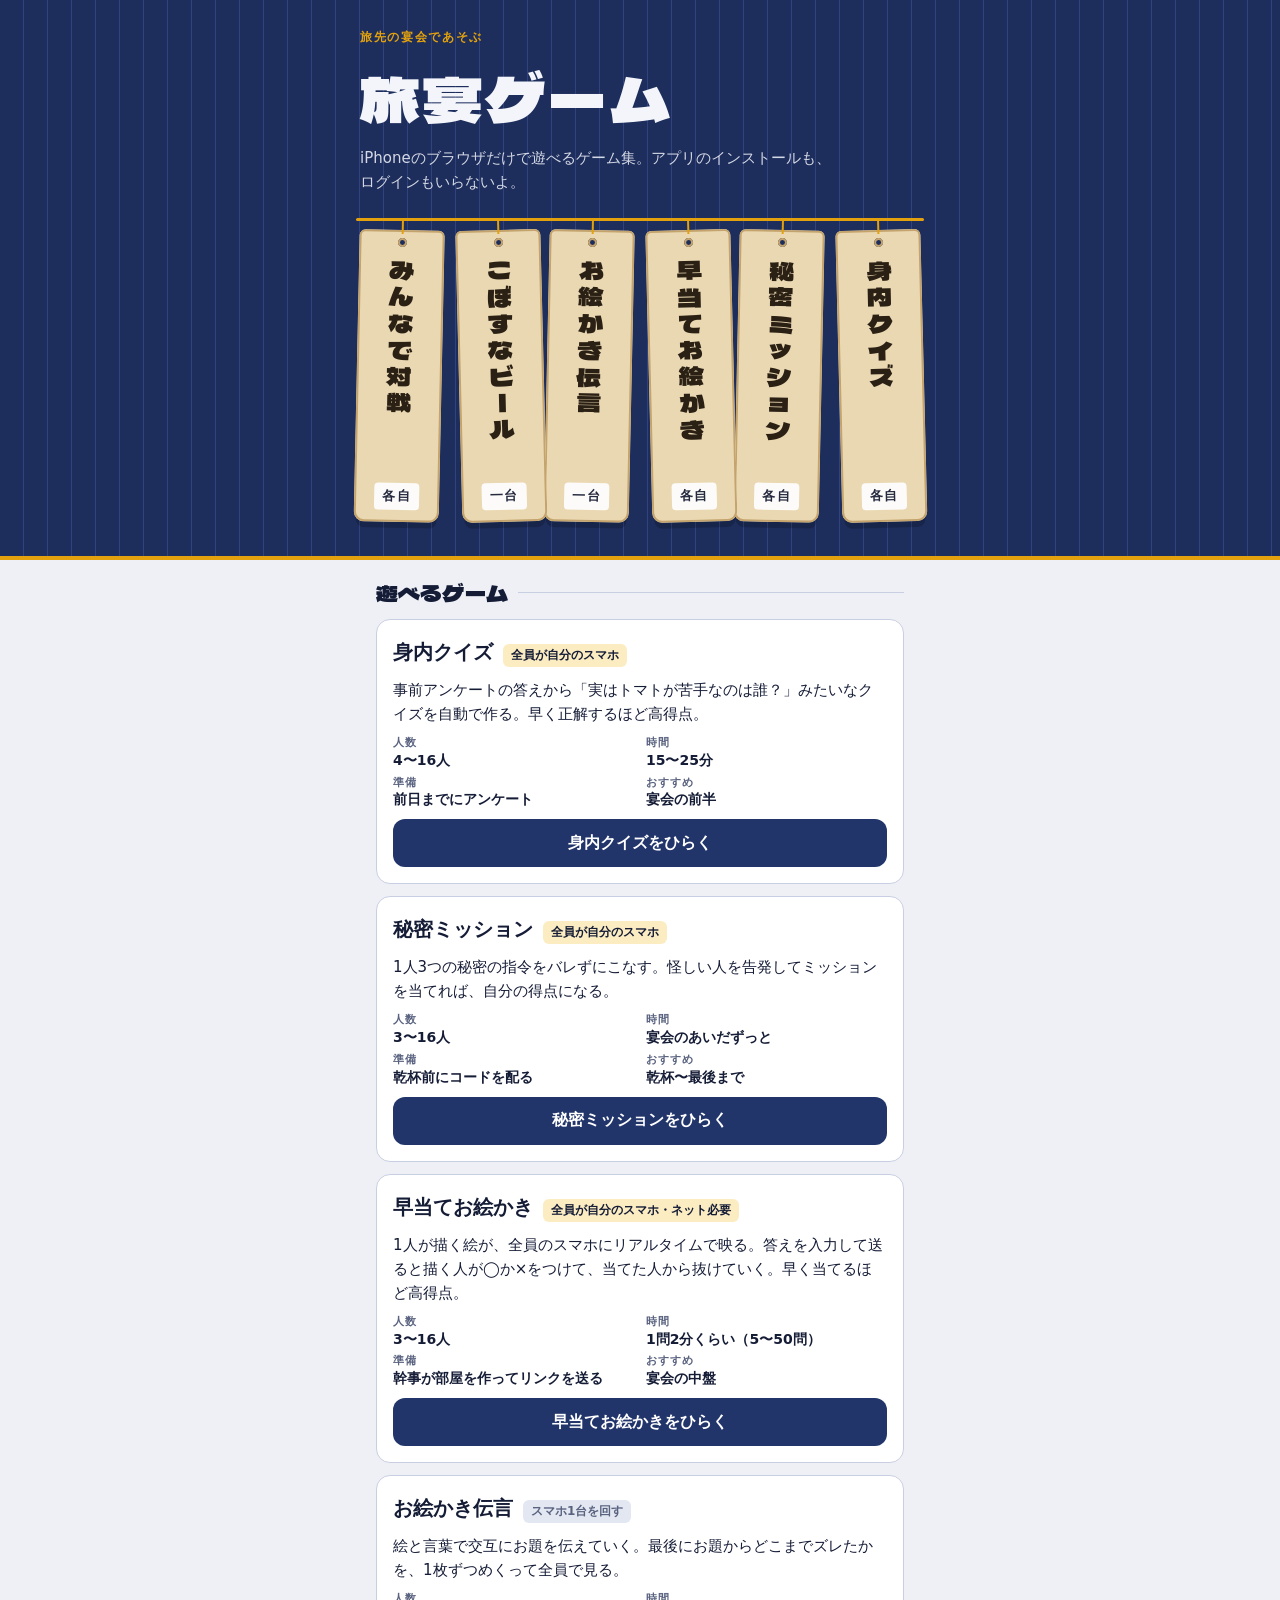
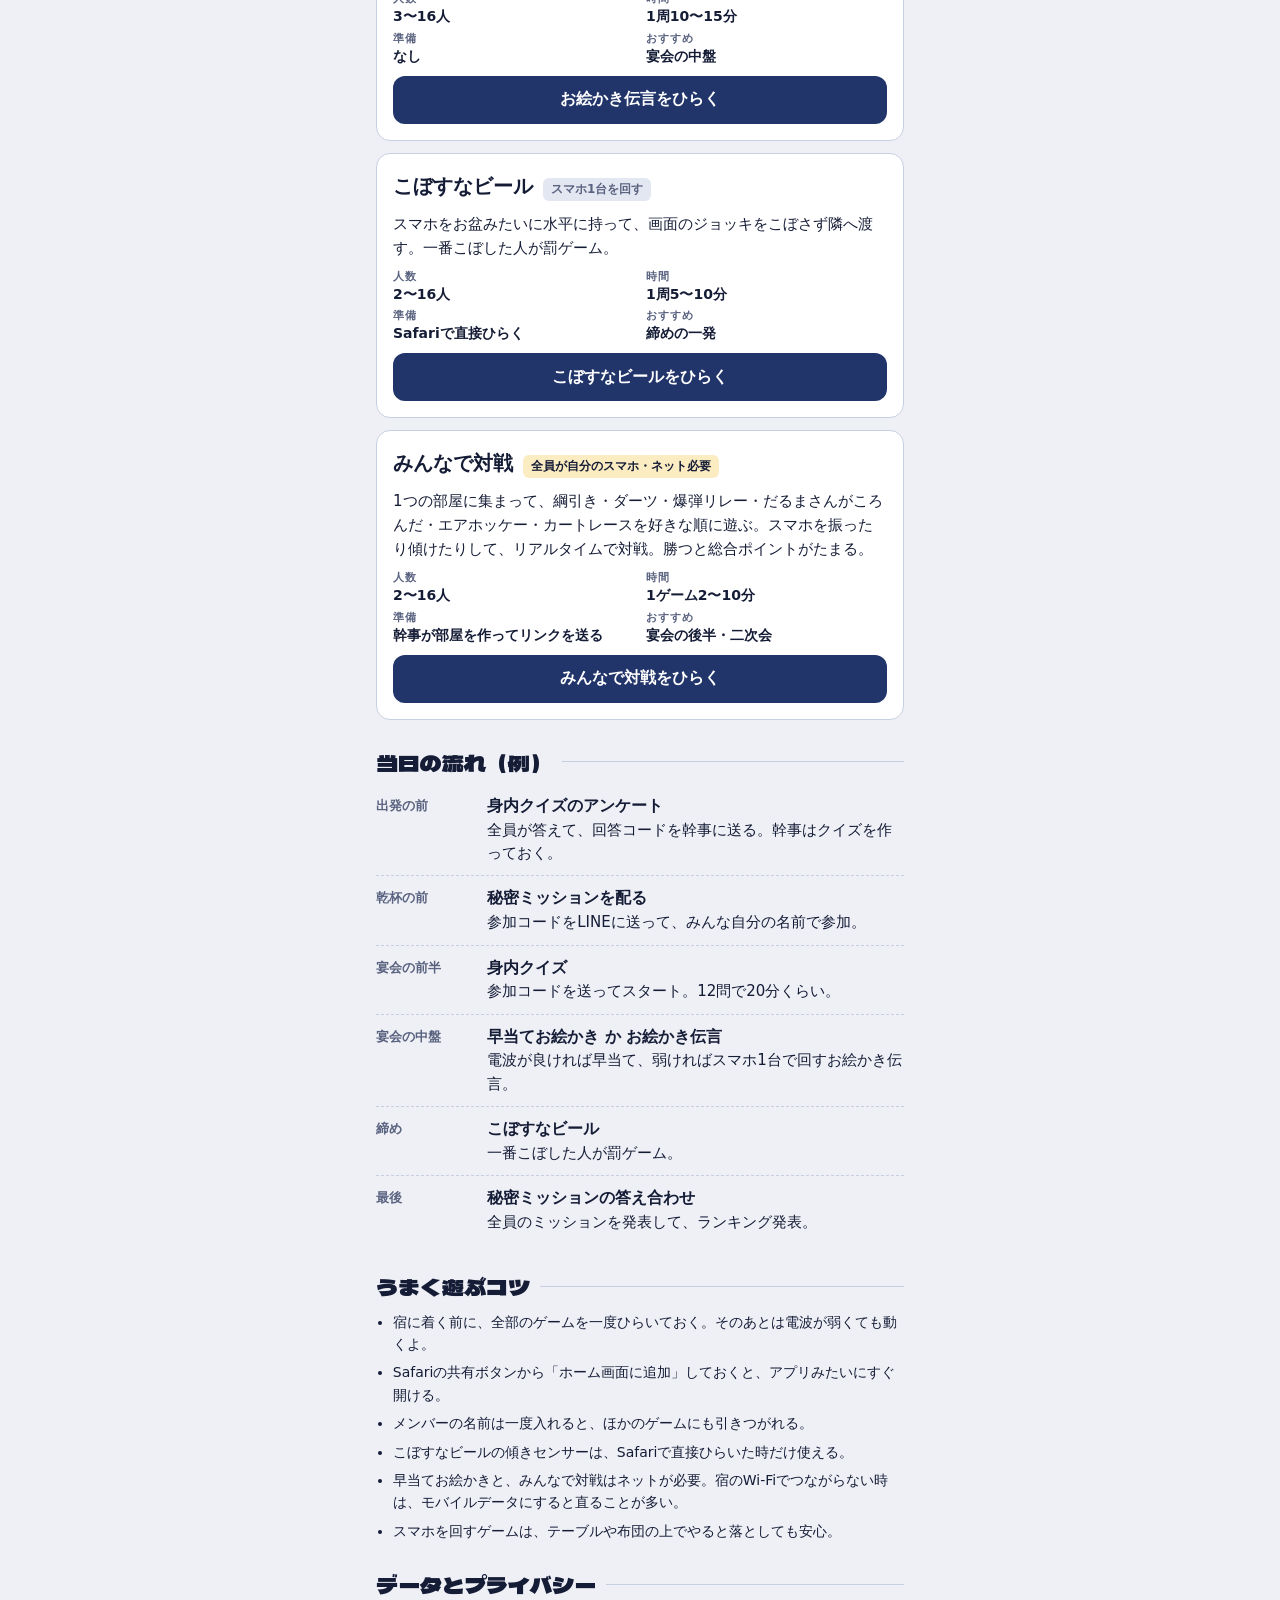
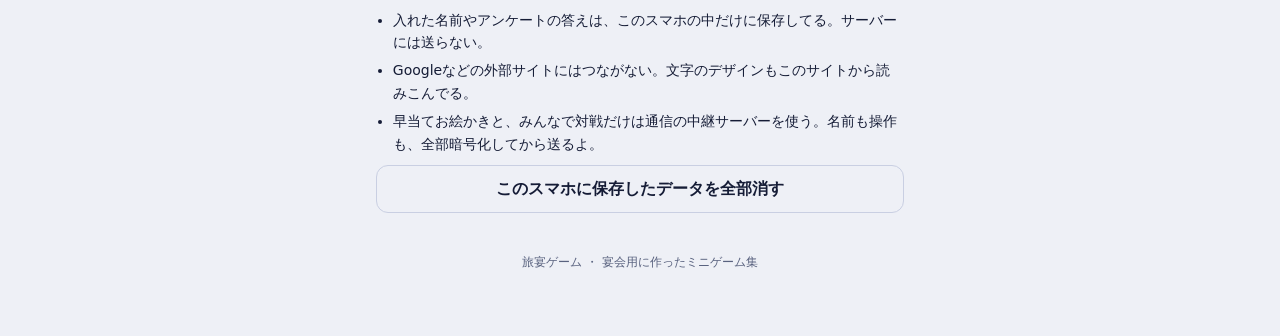
<file: index.html>
<!doctype html>
<html lang="ja">
<head>
<meta charset="utf-8">
<meta name="viewport" content="width=device-width,initial-scale=1,viewport-fit=cover">
<meta name="apple-mobile-web-app-capable" content="yes">
<meta name="apple-mobile-web-app-title" content="旅宴ゲーム">
<meta name="theme-color" content="#1d2d5c">
<title>旅宴ゲーム</title>
<meta name="claude:viewport-fit-sides" content="cover">
<link rel="stylesheet" href="fonts/dela.css">
<style>
/* 旅宴ゲーム 共通スタイル
   旅館の夜：藍の浴衣 × 生ビールの金 × 木札。
   レイアウト：上に細いヘッダー、中央にゲーム、下に親指で押せる大きな操作ボタン */
:root{
  --bg:#eef0f6;
  --surface:#ffffff;
  --surface-2:#e3e7f2;
  --fg:#151c36;
  --muted:#59627f;
  --line:#c9cfe2;
  --ai:#22356b;
  --on-ai:#ffffff;
  --gold:#e3a20d;
  --gold-soft:#fbecc2;
  --on-gold:#2b1d00;
  --wood:#ead8b3;
  --wood-edge:#c4a46c;
  --on-wood:#2a2014;
  --primary:#22356b;
  --on-primary:#ffffff;
  --good:#17804f;
  --good-soft:#d9f2e5;
  --bad:#c3352b;
  --bad-soft:#fbe1de;
  --head-bg:#1d2d5c;
  --head-fg:#f3f5fb;
  --scrim:rgba(13,20,48,.55);
  --paper:#ffffff;
  --shadow:0 1px 2px rgba(21,28,54,.08),0 8px 24px rgba(21,28,54,.08);
  --f-display:"Dela Gothic One","Hiragino Maru Gothic ProN","Hiragino Sans","Noto Sans JP","Noto Sans CJK JP",sans-serif;
  --f-body:"Hiragino Maru Gothic ProN","Hiragino Sans","Noto Sans JP","Noto Sans CJK JP",system-ui,sans-serif;
  --r:14px;
}
@media (prefers-color-scheme: dark){
  :root:not([data-theme="light"]){
    --bg:#0d1430;--surface:#162047;--surface-2:#1f2b5a;--fg:#eef1fb;--muted:#a2abc9;--line:#2e3c74;
    --ai:#9db1f0;--on-ai:#0b1230;--gold:#f4bb2a;--gold-soft:#3b300f;--on-gold:#1f1500;
    --wood:#3d3323;--wood-edge:#6a5534;--on-wood:#f4e7cc;--primary:#9db1f0;--on-primary:#0b1230;
    --good:#43c98e;--good-soft:#123a2a;--bad:#ff7466;--bad-soft:#47201d;--head-bg:#0a1026;--head-fg:#eef1fb;
    --scrim:rgba(0,0,0,.6);--paper:#ffffff;--shadow:none;color-scheme:dark;
  }
}
:root[data-theme="dark"]{
  --bg:#0d1430;--surface:#162047;--surface-2:#1f2b5a;--fg:#eef1fb;--muted:#a2abc9;--line:#2e3c74;
  --ai:#9db1f0;--on-ai:#0b1230;--gold:#f4bb2a;--gold-soft:#3b300f;--on-gold:#1f1500;
  --wood:#3d3323;--wood-edge:#6a5534;--on-wood:#f4e7cc;--primary:#9db1f0;--on-primary:#0b1230;
  --good:#43c98e;--good-soft:#123a2a;--bad:#ff7466;--bad-soft:#47201d;--head-bg:#0a1026;--head-fg:#eef1fb;
  --scrim:rgba(0,0,0,.6);--paper:#ffffff;--shadow:none;color-scheme:dark;
}
*,*::before,*::after{box-sizing:border-box}
html{height:100%;padding-top:env(safe-area-inset-top,0px);padding-bottom:env(safe-area-inset-bottom,0px);-webkit-text-size-adjust:100%}
body{margin:0;min-height:100%;background:var(--bg);color:var(--fg);font-family:var(--f-body);font-size:16px;line-height:1.6;-webkit-tap-highlight-color:transparent}
body::before{content:"";position:fixed;inset:0 0 auto;height:env(safe-area-inset-top,0px);z-index:30;background:var(--head-bg)}
[hidden]{display:none!important}
img{max-width:100%}
button,input,select,textarea{font:inherit;color:inherit}
button{cursor:pointer;touch-action:manipulation}
:focus-visible{outline:3px solid var(--gold);outline-offset:2px}

/* ヘッダー */
.bar{position:sticky;top:env(safe-area-inset-top,0px);z-index:20;display:flex;align-items:center;gap:8px;min-height:52px;background:var(--head-bg);color:var(--head-fg);padding-left:max(12px,env(safe-area-inset-left,0px));padding-right:max(12px,env(safe-area-inset-right,0px));border-bottom:3px solid var(--gold)}
.bar-title{flex:1;margin:0;font-family:var(--f-display);font-weight:400;font-size:19px;letter-spacing:.04em;line-height:1.2;text-align:center;white-space:nowrap;overflow:hidden;text-overflow:ellipsis}
.bar-back,.bar-btn{flex:0 0 auto;min-width:64px;min-height:36px;display:inline-flex;align-items:center;justify-content:center;padding:4px 10px;border-radius:999px;border:1px solid rgba(255,255,255,.28);background:transparent;color:var(--head-fg);font-size:13px;text-decoration:none}
.bar-back::before{content:"";width:8px;height:8px;border-left:2px solid currentColor;border-bottom:2px solid currentColor;transform:rotate(45deg);margin-right:6px}

/* 本体 */
.wrap{max-width:560px;margin:0 auto;padding-left:max(16px,env(safe-area-inset-left,0px));padding-right:max(16px,env(safe-area-inset-right,0px));padding-block:18px 40px}
.screen{display:flex;flex-direction:column;gap:16px}
.fill-app{height:100%;display:flex;flex-direction:column}
.fill-app .wrap{flex:1;min-height:0;width:100%;display:flex;flex-direction:column}
.fill-app .screen.fill{flex:1;min-height:0}

.eyebrow{margin:0;font-size:12px;letter-spacing:.14em;color:var(--muted);font-weight:700}
.h2{margin:0;font-family:var(--f-display);font-weight:400;font-size:24px;line-height:1.3;text-wrap:balance}
.h3{margin:0;font-size:17px;font-weight:700;line-height:1.4}
.lead{margin:0;color:var(--muted);font-size:15px}
.muted{color:var(--muted)}
.small{font-size:13px}
.center{text-align:center}
.num{font-variant-numeric:tabular-nums}
.stack{display:flex;flex-direction:column;gap:10px}
.row{display:flex;gap:10px;align-items:center;flex-wrap:wrap}
.row > *{min-width:0}
.spacer{flex:1}

.panel{background:var(--surface);border:1px solid var(--line);border-radius:var(--r);padding:16px;display:flex;flex-direction:column;gap:12px}
.panel-title{margin:0;font-size:14px;font-weight:700;color:var(--muted);letter-spacing:.06em}

/* ボタン */
.btn{display:inline-flex;align-items:center;justify-content:center;gap:8px;min-height:48px;padding:10px 18px;border-radius:12px;border:1px solid var(--line);background:var(--surface);color:var(--fg);font-weight:700;font-size:16px;line-height:1.3;text-align:center;text-decoration:none;user-select:none;-webkit-user-select:none;transition:transform .08s ease,filter .15s ease}
.btn:active{transform:scale(.98)}
.btn:disabled{opacity:.45;pointer-events:none}
.btn.primary{background:var(--primary);color:var(--on-primary);border-color:transparent}
.btn.gold{background:var(--gold);color:var(--on-gold);border-color:transparent}
.btn.danger{background:var(--bad);color:#fff;border-color:transparent}
.btn.ghost{background:transparent}
.btn.big{width:100%;min-height:60px;font-size:18px;border-radius:16px}
.btn.wide{width:100%}
.btn.sm{min-height:36px;padding:6px 12px;font-size:14px;border-radius:10px}
.actions{display:flex;flex-direction:column;gap:10px}

/* 入力 */
.field{display:flex;flex-direction:column;gap:6px}
.field > label,.label{font-size:14px;font-weight:700}
.input,.textarea{width:100%;min-height:48px;padding:10px 12px;border-radius:12px;border:1px solid var(--line);background:var(--surface);font-size:17px;line-height:1.5}
.textarea{min-height:110px;resize:vertical;font-size:15px;word-break:break-all}
.input:focus,.textarea:focus{border-color:var(--ai);outline:none;box-shadow:0 0 0 3px color-mix(in srgb,var(--ai) 25%,transparent)}
.hint{margin:0;font-size:13px;color:var(--muted)}

/* セグメント */
.seg{display:flex;flex-wrap:wrap;gap:6px}
.seg button{flex:1 1 auto;min-height:42px;padding:6px 12px;border-radius:10px;border:1px solid var(--line);background:var(--surface);font-size:15px;font-weight:700;color:var(--muted)}
.seg button[aria-pressed="true"]{background:var(--ai);border-color:var(--ai);color:var(--on-ai)}

/* 人数ステッパー */
.stepper{display:inline-flex;align-items:center;border:1px solid var(--line);border-radius:12px;overflow:hidden;background:var(--surface)}
.stepper button{width:48px;height:44px;border:0;background:transparent;font-size:22px;font-weight:700}
.stepper output{min-width:56px;text-align:center;font-size:20px;font-weight:700;font-variant-numeric:tabular-nums}
.names{display:grid;grid-template-columns:repeat(2,minmax(0,1fr));gap:8px}
.name-in{min-width:0;display:flex;align-items:center;gap:6px;border:1px solid var(--line);border-radius:10px;background:var(--surface);padding-left:10px}
.name-in span{font-size:12px;color:var(--muted);font-variant-numeric:tabular-nums;min-width:1.4em}
.name-in input{flex:1;min-width:0;width:100%;border:0;background:transparent;min-height:42px;font-size:16px;padding:4px 8px 4px 0}
.name-in input:focus{outline:none}
.name-in:focus-within{border-color:var(--ai)}

/* ピル・バッジ */
.pill{display:inline-flex;align-items:center;gap:6px;padding:4px 12px;border-radius:999px;background:var(--surface-2);font-size:14px;font-weight:700;font-variant-numeric:tabular-nums}
.pill.gold{background:var(--gold);color:var(--on-gold)}
.pill.warn{background:var(--bad);color:#fff}
.tag{display:inline-block;padding:2px 8px;border-radius:6px;background:var(--gold-soft);color:var(--fg);font-size:12px;font-weight:700}

/* 大きな名前表示 */
.big-name{font-family:var(--f-display);font-weight:400;font-size:clamp(34px,11vw,52px);line-height:1.2;text-align:center;word-break:break-all;margin:0}

/* モーダル */
.modal{position:fixed;inset:0;z-index:50;background:var(--scrim);display:flex;align-items:flex-end;justify-content:center;padding:16px;padding-bottom:max(16px,env(safe-area-inset-bottom,0px))}
.modal-card{width:100%;max-width:520px;max-height:85vh;overflow:auto;background:var(--surface);color:var(--fg);border-radius:18px;padding:20px;display:flex;flex-direction:column;gap:14px;animation:rise .18s ease-out}
.modal-msg{margin:0;font-size:17px;line-height:1.6;white-space:pre-wrap}
.modal-actions{display:flex;gap:10px}
.modal-actions .btn{flex:1}
.rules h3{margin:8px 0 0;font-size:16px}
.rules p,.rules ul,.rules ol{margin:0;font-size:15px}
.rules ul,.rules ol{padding-left:1.3em}
.rules li+li{margin-top:4px}
@keyframes rise{from{transform:translateY(16px);opacity:.4}to{transform:none;opacity:1}}

/* トースト */
.toast{position:fixed;left:50%;bottom:calc(20px + env(safe-area-inset-bottom,0px));transform:translate(-50%,20px);z-index:60;max-width:calc(100% - 32px);padding:10px 16px;border-radius:12px;background:var(--fg);color:var(--bg);font-size:14px;font-weight:700;opacity:0;pointer-events:none;transition:opacity .2s,transform .2s;text-align:center}
.toast.show{opacity:1;transform:translate(-50%,0)}

/* コード表示 */
.code-box{font-family:ui-monospace,Menlo,monospace;font-size:12px;line-height:1.4;min-height:84px;max-height:140px;word-break:break-all}

@media (prefers-reduced-motion: reduce){
  *,*::before,*::after{animation-duration:.01ms!important;transition-duration:.01ms!important}
}

/* トップ：店の壁に木札のお品書きが下がっている構成 */
:root{--board:#1d2d5c;--board-line:#2e437f;--string:#e3a20d}
@media (prefers-color-scheme: dark){:root:not([data-theme="light"]){--board:#0a1026;--board-line:#1c2a5a;--string:#f4bb2a}}
:root[data-theme="dark"]{--board:#0a1026;--board-line:#1c2a5a;--string:#f4bb2a}
.m0{margin:0}
.board{background:var(--board);color:var(--head-fg);padding-left:max(16px,env(safe-area-inset-left,0px));padding-right:max(16px,env(safe-area-inset-right,0px));padding-block:28px 34px;border-bottom:4px solid var(--gold);background-image:repeating-linear-gradient(90deg,transparent 0 23px,var(--board-line) 23px 24px)}
.board-inner{max-width:560px;margin:0 auto;display:flex;flex-direction:column;gap:18px}
.board .eyebrow{color:var(--gold);margin:0}
.title{margin:0;font-family:var(--f-display);font-weight:400;font-size:clamp(40px,13vw,60px);line-height:1.05;letter-spacing:.04em}
.board .lead{color:var(--head-fg);opacity:.86;max-width:32em}
.menu{position:relative;display:flex;flex-direction:row-reverse;gap:10px;justify-content:space-between;padding-top:18px}
.menu::before{content:"";position:absolute;left:-4px;right:-4px;top:6px;height:3px;border-radius:2px;background:var(--string)}
.fuda{position:relative;flex:1 1 0;min-width:0;max-width:110px;height:292px;display:flex;flex-direction:column;align-items:center;gap:10px;padding:28px 4px 12px;border-radius:6px 6px 10px 10px;background:var(--wood);color:var(--on-wood);text-decoration:none;box-shadow:inset 0 0 0 2px var(--wood-edge),0 8px 0 -2px rgba(0,0,0,.18);transform-origin:50% -12px;transition:transform .2s ease}
.fuda::before{content:"";position:absolute;top:-12px;left:50%;width:2px;height:16px;background:var(--string);transform:translateX(-50%)}
.fuda::after{content:"";position:absolute;top:8px;left:50%;width:9px;height:9px;border-radius:50%;background:var(--board);transform:translateX(-50%);box-shadow:inset 0 0 0 2px var(--wood-edge)}
.fuda:nth-child(odd){transform:rotate(-1.4deg)}
.fuda:nth-child(even){transform:rotate(1.2deg)}
.fuda:active{transform:rotate(0) translateY(2px)}
.fuda-name{writing-mode:vertical-rl;text-orientation:mixed;font-family:var(--f-display);font-size:clamp(19px,6vw,25px);line-height:1;letter-spacing:.06em;flex:1;min-height:0;white-space:nowrap}
.fuda-price{flex:0 0 auto;font-size:13px;font-weight:700;letter-spacing:.1em;padding:3px 8px;border-radius:4px;background:var(--surface);color:var(--fg);opacity:.92;white-space:nowrap}
@media (prefers-reduced-motion: reduce){.fuda{transform:none!important}}

.sec{margin:0;font-family:var(--f-display);font-weight:400;font-size:22px;line-height:1.3;display:flex;align-items:center;gap:10px}
.sec::after{content:"";flex:1;height:1px;background:var(--line)}
.games{display:flex;flex-direction:column;gap:12px}
.game{background:var(--surface);border:1px solid var(--line);border-radius:var(--r);padding:16px;display:flex;flex-direction:column;gap:10px}
.game-top{display:flex;align-items:baseline;gap:10px;flex-wrap:wrap}
.game h3{margin:0;font-size:20px;font-weight:700}
.game p{margin:0;font-size:15px;line-height:1.6}
.metas{display:grid;grid-template-columns:repeat(2,minmax(0,1fr));gap:6px 12px;margin:0}
.metas div{display:flex;flex-direction:column;line-height:1.35;min-width:0}
.metas dt{font-size:11px;color:var(--muted);font-weight:700;letter-spacing:.08em}
.metas dd{margin:0;font-size:14px;font-weight:700}
.kind{font-size:12px;font-weight:700;padding:2px 8px;border-radius:6px;background:var(--surface-2);color:var(--muted)}
.kind.each{background:var(--gold-soft);color:var(--fg)}
.flow{list-style:none;margin:0;padding:0;display:flex;flex-direction:column}
.flow li{display:grid;grid-template-columns:6.2em minmax(0,1fr);gap:12px;padding:10px 0;border-bottom:1px dashed var(--line)}
.flow li:last-child{border-bottom:0}
.flow .when{font-size:13px;font-weight:700;color:var(--muted);padding-top:2px}
.flow .what{font-size:15px;line-height:1.55}
.flow .what b{display:block;font-size:16px}
.tips{margin:0;padding-left:1.2em;display:flex;flex-direction:column;gap:6px;font-size:14px;line-height:1.6}
.foot{text-align:center;color:var(--muted);font-size:12px;padding-bottom:12px}
</style>
<style data-gh>body::before{background:var(--board)}</style>
</head>
<body>
<header class="board">
  <div class="board-inner">
    <p class="eyebrow">旅先の宴会であそぶ</p>
    <h1 class="title">旅宴ゲーム</h1>
    <p class="lead m0">iPhoneのブラウザだけで遊べるゲーム集。アプリのインストールも、ログインもいらないよ。</p>
    <nav class="menu" aria-label="ゲームのお品書き">
      <a class="fuda" href="quiz.html"><span class="fuda-name">身内クイズ</span><span class="fuda-price">各自</span></a>
      <a class="fuda" href="mission.html"><span class="fuda-name">秘密ミッション</span><span class="fuda-price">各自</span></a>
      <a class="fuda" href="hayaate.html"><span class="fuda-name">早当てお絵かき</span><span class="fuda-price">各自</span></a>
      <a class="fuda" href="oekaki.html"><span class="fuda-name">お絵かき伝言</span><span class="fuda-price">一台</span></a>
      <a class="fuda" href="beer.html"><span class="fuda-name">こぼすなビール</span><span class="fuda-price">一台</span></a>
      <a class="fuda" href="party.html"><span class="fuda-name">みんなで対戦</span><span class="fuda-price">各自</span></a>
    </nav>
  </div>
</header>

<main class="wrap">
  <div class="screen" style="gap:28px">
    <section class="stack" style="gap:12px" aria-labelledby="h-games">
      <h2 class="sec" id="h-games">遊べるゲーム</h2>
      <div class="games">
        <article class="game">
          <div class="game-top"><h3>身内クイズ</h3><span class="kind each">全員が自分のスマホ</span></div>
          <p>事前アンケートの答えから「実はトマトが苦手なのは誰？」みたいなクイズを自動で作る。早く正解するほど高得点。</p>
          <dl class="metas"><div><dt>人数</dt><dd>4〜16人</dd></div><div><dt>時間</dt><dd>15〜25分</dd></div><div><dt>準備</dt><dd>前日までにアンケート</dd></div><div><dt>おすすめ</dt><dd>宴会の前半</dd></div></dl>
          <a class="btn primary" href="quiz.html">身内クイズをひらく</a>
        </article>
        <article class="game">
          <div class="game-top"><h3>秘密ミッション</h3><span class="kind each">全員が自分のスマホ</span></div>
          <p>1人3つの秘密の指令をバレずにこなす。怪しい人を告発してミッションを当てれば、自分の得点になる。</p>
          <dl class="metas"><div><dt>人数</dt><dd>3〜16人</dd></div><div><dt>時間</dt><dd>宴会のあいだずっと</dd></div><div><dt>準備</dt><dd>乾杯前にコードを配る</dd></div><div><dt>おすすめ</dt><dd>乾杯〜最後まで</dd></div></dl>
          <a class="btn primary" href="mission.html">秘密ミッションをひらく</a>
        </article>
        <article class="game">
          <div class="game-top"><h3>早当てお絵かき</h3><span class="kind each">全員が自分のスマホ・ネット必要</span></div>
          <p>1人が描く絵が、全員のスマホにリアルタイムで映る。答えを入力して送ると描く人が◯か×をつけて、当てた人から抜けていく。早く当てるほど高得点。</p>
          <dl class="metas"><div><dt>人数</dt><dd>3〜16人</dd></div><div><dt>時間</dt><dd>1問2分くらい（5〜50問）</dd></div><div><dt>準備</dt><dd>幹事が部屋を作ってリンクを送る</dd></div><div><dt>おすすめ</dt><dd>宴会の中盤</dd></div></dl>
          <a class="btn primary" href="hayaate.html">早当てお絵かきをひらく</a>
        </article>
        <article class="game">
          <div class="game-top"><h3>お絵かき伝言</h3><span class="kind">スマホ1台を回す</span></div>
          <p>絵と言葉で交互にお題を伝えていく。最後にお題からどこまでズレたかを、1枚ずつめくって全員で見る。</p>
          <dl class="metas"><div><dt>人数</dt><dd>3〜16人</dd></div><div><dt>時間</dt><dd>1周10〜15分</dd></div><div><dt>準備</dt><dd>なし</dd></div><div><dt>おすすめ</dt><dd>宴会の中盤</dd></div></dl>
          <a class="btn primary" href="oekaki.html">お絵かき伝言をひらく</a>
        </article>
        <article class="game">
          <div class="game-top"><h3>こぼすなビール</h3><span class="kind">スマホ1台を回す</span></div>
          <p>スマホをお盆みたいに水平に持って、画面のジョッキをこぼさず隣へ渡す。一番こぼした人が罰ゲーム。</p>
          <dl class="metas"><div><dt>人数</dt><dd>2〜16人</dd></div><div><dt>時間</dt><dd>1周5〜10分</dd></div><div><dt>準備</dt><dd>Safariで直接ひらく</dd></div><div><dt>おすすめ</dt><dd>締めの一発</dd></div></dl>
          <a class="btn primary" href="beer.html">こぼすなビールをひらく</a>
        </article>
        <article class="game">
          <div class="game-top"><h3>みんなで対戦</h3><span class="kind each">全員が自分のスマホ・ネット必要</span></div>
          <p>1つの部屋に集まって、綱引き・ダーツ・爆弾リレー・だるまさんがころんだ・エアホッケー・カートレースを好きな順に遊ぶ。スマホを振ったり傾けたりして、リアルタイムで対戦。勝つと総合ポイントがたまる。</p>
          <dl class="metas"><div><dt>人数</dt><dd>2〜16人</dd></div><div><dt>時間</dt><dd>1ゲーム2〜10分</dd></div><div><dt>準備</dt><dd>幹事が部屋を作ってリンクを送る</dd></div><div><dt>おすすめ</dt><dd>宴会の後半・二次会</dd></div></dl>
          <a class="btn primary" href="party.html">みんなで対戦をひらく</a>
        </article>
      </div>
    </section>

    <section class="stack" style="gap:8px" aria-labelledby="h-flow">
      <h2 class="sec" id="h-flow">当日の流れ（例）</h2>
      <ol class="flow">
        <li><span class="when">出発の前</span><span class="what"><b>身内クイズのアンケート</b>全員が答えて、回答コードを幹事に送る。幹事はクイズを作っておく。</span></li>
        <li><span class="when">乾杯の前</span><span class="what"><b>秘密ミッションを配る</b>参加コードをLINEに送って、みんな自分の名前で参加。</span></li>
        <li><span class="when">宴会の前半</span><span class="what"><b>身内クイズ</b>参加コードを送ってスタート。12問で20分くらい。</span></li>
        <li><span class="when">宴会の中盤</span><span class="what"><b>早当てお絵かき か お絵かき伝言</b>電波が良ければ早当て、弱ければスマホ1台で回すお絵かき伝言。</span></li>
        <li><span class="when">締め</span><span class="what"><b>こぼすなビール</b>一番こぼした人が罰ゲーム。</span></li>
        <li><span class="when">最後</span><span class="what"><b>秘密ミッションの答え合わせ</b>全員のミッションを発表して、ランキング発表。</span></li>
      </ol>
    </section>

    <section class="stack" style="gap:10px" aria-labelledby="h-tips">
      <h2 class="sec" id="h-tips">うまく遊ぶコツ</h2>
      <ul class="tips">
        <li>宿に着く前に、全部のゲームを一度ひらいておく。そのあとは電波が弱くても動くよ。</li>
        <li>Safariの共有ボタンから「ホーム画面に追加」しておくと、アプリみたいにすぐ開ける。</li>
        <li>メンバーの名前は一度入れると、ほかのゲームにも引きつがれる。</li>
        <li>こぼすなビールの傾きセンサーは、Safariで直接ひらいた時だけ使える。</li>
        <li>早当てお絵かきと、みんなで対戦はネットが必要。宿のWi-Fiでつながらない時は、モバイルデータにすると直ることが多い。</li>
        <li>スマホを回すゲームは、テーブルや布団の上でやると落としても安心。</li>
      </ul>
    </section>
    <section class="stack" style="gap:10px" aria-labelledby="h-priv">
      <h2 class="sec" id="h-priv">データとプライバシー</h2>
      <ul class="tips">
        <li>入れた名前やアンケートの答えは、このスマホの中だけに保存してる。サーバーには送らない。</li>
        <li>Googleなどの外部サイトにはつながない。文字のデザインもこのサイトから読みこんでる。</li>
        <li>早当てお絵かきと、みんなで対戦だけは通信の中継サーバーを使う。名前も操作も、全部暗号化してから送るよ。</li>
      </ul>
      <button class="btn wide ghost" id="wipeBtn" type="button">このスマホに保存したデータを全部消す</button>
    </section>
    <p class="foot">旅宴ゲーム ・ 宴会用に作ったミニゲーム集</p>
  </div>
</main>
<script>
/* 旅宴ゲーム 共通スクリプト（ネット不要で動く部品だけ） */
const $ = (s, r = document) => r.querySelector(s);
const $$ = (s, r = document) => [...r.querySelectorAll(s)];

function h(tag, props, ...kids) {
  const e = document.createElement(tag);
  for (const [k, v] of Object.entries(props || {})) {
    if (v == null || v === false) continue;
    if (k === 'class') e.className = v;
    else if (k === 'text') e.textContent = v;
    else if (k === 'html') e.innerHTML = v;
    else if (k.startsWith('on') && typeof v === 'function') e.addEventListener(k.slice(2), v);
    else if (k === 'style') e.style.cssText = v;
    else e.setAttribute(k, v === true ? '' : v);
  }
  for (const kid of kids.flat(Infinity)) {
    if (kid == null || kid === false) continue;
    e.append(kid.nodeType ? kid : document.createTextNode(String(kid)));
  }
  return e;
}

/* 端末内の保存（使えない環境でも落ちない） */
const store = {
  get(k, d) { try { const v = localStorage.getItem(k); return v == null ? d : JSON.parse(v); } catch (e) { return d; } },
  set(k, v) { try { localStorage.setItem(k, JSON.stringify(v)); return true; } catch (e) { return false; } },
  del(k) { try { localStorage.removeItem(k); } catch (e) {} }
};

/* 合言葉から毎回同じ乱数を作る */
function hashStr(str) {
  let h1 = 1779033703, h2 = 3144134277, h3 = 1013904242, h4 = 2773480762;
  for (let i = 0, k; i < str.length; i++) {
    k = str.charCodeAt(i);
    h1 = h2 ^ Math.imul(h1 ^ k, 597399067);
    h2 = h3 ^ Math.imul(h2 ^ k, 2869860233);
    h3 = h4 ^ Math.imul(h3 ^ k, 951274213);
    h4 = h1 ^ Math.imul(h4 ^ k, 2716044179);
  }
  h1 = Math.imul(h3 ^ (h1 >>> 18), 597399067);
  h2 = Math.imul(h4 ^ (h2 >>> 22), 2869860233);
  return ((h1 ^ h2) >>> 0);
}
function rng(seed) {
  let a = typeof seed === 'number' ? seed >>> 0 : hashStr(String(seed));
  return function () {
    a |= 0; a = (a + 0x6D2B79F5) | 0;
    let t = Math.imul(a ^ (a >>> 15), 1 | a);
    t = (t + Math.imul(t ^ (t >>> 7), 61 | t)) ^ t;
    return ((t ^ (t >>> 14)) >>> 0) / 4294967296;
  };
}
function shuffle(arr, rand = Math.random) {
  const a = arr.slice();
  for (let i = a.length - 1; i > 0; i--) { const j = Math.floor(rand() * (i + 1)); [a[i], a[j]] = [a[j], a[i]]; }
  return a;
}
function pick(arr, rand = Math.random) { return arr[Math.floor(rand() * arr.length)]; }
function randomId(len = 6) {
  const cs = 'ABCDEFGHJKLMNPQRSTUVWXYZ23456789';
  let s = '';
  const buf = new Uint32Array(len);
  (window.crypto || {}).getRandomValues ? crypto.getRandomValues(buf) : buf.forEach((_, i) => buf[i] = Math.random() * 1e9);
  for (let i = 0; i < len; i++) s += cs[buf[i] % cs.length];
  return s;
}
const clamp = (v, a, b) => Math.max(a, Math.min(b, v));

/* LINEで送れる「コード」にする（圧縮→base64url、最後に ~） */
function b64u(bytes) {
  let s = '';
  for (let i = 0; i < bytes.length; i += 0x8000) s += String.fromCharCode.apply(null, bytes.subarray(i, i + 0x8000));
  return btoa(s).replace(/\+/g, '-').replace(/\//g, '_').replace(/=+$/, '');
}
function unb64u(str) {
  str = str.replace(/-/g, '+').replace(/_/g, '/');
  while (str.length % 4) str += '=';
  const bin = atob(str);
  const b = new Uint8Array(bin.length);
  for (let i = 0; i < bin.length; i++) b[i] = bin.charCodeAt(i);
  return b;
}
async function pipeBytes(bytes, stream) {
  const s = new Blob([bytes]).stream().pipeThrough(stream);
  return new Uint8Array(await new Response(s).arrayBuffer());
}
async function encodeCode(prefix, obj) {
  const raw = new TextEncoder().encode(JSON.stringify(obj));
  if (typeof CompressionStream !== 'undefined') {
    try {
      const z = await pipeBytes(raw, new CompressionStream('deflate-raw'));
      if (z.length < raw.length) return prefix + '.z' + b64u(z) + '~';
    } catch (e) {}
  }
  return prefix + '.r' + b64u(raw) + '~';
}
/* 貼り付けた文章からコードを全部取り出す（LINEの名前や時刻が混ざってもOK） */
async function decodeCodes(text, prefix) {
  const flat = String(text || '').replace(/\s+/g, '');
  const re = new RegExp(prefix.replace(/\./g, '\\.') + '\\.([zr])([A-Za-z0-9_-]+)~', 'g');
  const out = [];
  let m;
  while ((m = re.exec(flat))) {
    try {
      let bytes = unb64u(m[2]);
      if (m[1] === 'z') {
        if (typeof DecompressionStream === 'undefined') throw new Error('old');
        bytes = await pipeBytes(bytes, new DecompressionStream('deflate-raw'));
      }
      out.push(JSON.parse(new TextDecoder().decode(bytes)));
    } catch (e) { out.push({ __error: e.message === 'old' ? 'old' : 'broken' }); }
  }
  return out;
}

/* 画面の切り替え */
function show(id) {
  $$('.screen').forEach(s => { s.hidden = s.id !== id; });
  window.scrollTo(0, 0);
}

/* トースト・確認ダイアログ（ブラウザの confirm は使わない） */
function toast(msg, ms = 2200) {
  let t = $('#toast');
  if (!t) { t = h('div', { id: 'toast', class: 'toast', role: 'status', 'aria-live': 'polite' }); document.body.append(t); }
  t.textContent = msg;
  t.classList.add('show');
  clearTimeout(t._t);
  t._t = setTimeout(() => t.classList.remove('show'), ms);
}
function ask(msg, opt = {}) {
  const { ok = 'OK', cancel = 'やめる', danger = false } = opt;
  return new Promise(res => {
    const prev = document.activeElement;
    const close = v => { dlg.remove(); if (prev && prev.focus) prev.focus(); res(v); };
    const okBtn = h('button', { class: 'btn ' + (danger ? 'danger' : 'primary'), onclick: () => close(true) }, ok);
    const dlg = h('div', { class: 'modal', role: 'dialog', 'aria-modal': 'true', onclick: e => { if (e.target === dlg && cancel) close(false); } },
      h('div', { class: 'modal-card' },
        h('p', { class: 'modal-msg' }, msg),
        h('div', { class: 'modal-actions' }, cancel ? h('button', { class: 'btn', onclick: () => close(false) }, cancel) : null, okBtn)));
    document.body.append(dlg);
    okBtn.focus();
  });
}
function sheet(title, bodyNode) {
  const dlg = h('div', { class: 'modal', role: 'dialog', 'aria-modal': 'true', 'aria-label': title, onclick: e => { if (e.target === dlg) dlg.remove(); } },
    h('div', { class: 'modal-card rules' },
      h('h2', { class: 'h2' }, title),
      bodyNode,
      h('button', { class: 'btn primary wide', onclick: () => dlg.remove() }, 'とじる')));
  document.body.append(dlg);
  $('button', dlg).focus();
}

/* コピー・共有 */
async function copyText(text, fallbackEl) {
  try {
    await navigator.clipboard.writeText(text);
    toast('コピーした！LINEに貼りつけて送ってね');
    return true;
  } catch (e) {
    if (fallbackEl) { fallbackEl.focus(); fallbackEl.select(); try { fallbackEl.setSelectionRange(0, text.length); } catch (_) {} }
    toast('自動でコピーできなかったから、文字を長押しして「コピー」してね', 3600);
    return false;
  }
}
async function shareText(text, fallbackEl) {
  if (navigator.share) {
    try { await navigator.share({ text }); return true; }
    catch (e) { if (e && e.name === 'AbortError') return false; }
  }
  return copyText(text, fallbackEl);
}

/* 効果音（最初のタップ後に鳴る） */
const Sound = (() => {
  let ctx = null;
  let on = store.get('tabi.sound', true);
  function ac() {
    if (!on) return null;
    if (!ctx) { const C = window.AudioContext || window.webkitAudioContext; if (!C) return null; try { ctx = new C(); } catch (e) { return null; } }
    if (ctx.state === 'suspended') ctx.resume();
    return ctx;
  }
  function tone(freq, dur = 0.12, type = 'sine', vol = 0.2, when = 0) {
    const c = ac(); if (!c) return;
    const o = c.createOscillator(), g = c.createGain();
    o.type = type; o.frequency.value = freq;
    const t = c.currentTime + when;
    g.gain.setValueAtTime(0.0001, t);
    g.gain.exponentialRampToValueAtTime(vol, t + 0.01);
    g.gain.exponentialRampToValueAtTime(0.0001, t + dur);
    o.connect(g).connect(c.destination);
    o.start(t); o.stop(t + dur + 0.03);
  }
  function noise(dur = 0.3, vol = 0.2, freq = 1000, when = 0) {
    const c = ac(); if (!c) return;
    const len = Math.floor(c.sampleRate * dur);
    const buf = c.createBuffer(1, len, c.sampleRate);
    const d = buf.getChannelData(0);
    for (let i = 0; i < len; i++) d[i] = (Math.random() * 2 - 1) * (1 - i / len);
    const src = c.createBufferSource(); src.buffer = buf;
    const f = c.createBiquadFilter(); f.type = 'bandpass'; f.frequency.value = freq; f.Q.value = 0.8;
    const g = c.createGain(); g.gain.value = vol;
    src.connect(f).connect(g).connect(c.destination);
    src.start(c.currentTime + when);
  }
  return {
    get on() { return on; },
    set on(v) { on = !!v; store.set('tabi.sound', on); },
    unlock() { ac(); },
    tone, noise,
    tick() { tone(880, 0.05, 'square', 0.05); },
    pop() { tone(660, 0.07, 'triangle', 0.12); },
    ding() { tone(988, 0.14, 'sine', 0.2); tone(1319, 0.28, 'sine', 0.16, 0.11); },
    buzz() { tone(150, 0.4, 'sawtooth', 0.12); },
    splash() { noise(0.28, 0.22, 800); },
    fanfare() { [523, 659, 784, 1047].forEach((f, i) => tone(f, i === 3 ? 0.5 : 0.18, 'triangle', 0.18, i * 0.12)); },
    drum(n = 18) { for (let i = 0; i < n; i++) noise(0.06, 0.08 + i * 0.008, 180 + i * 6, i * 0.07); }
  };
})();
document.addEventListener('pointerdown', () => Sound.unlock(), { once: true });

/* 画面が暗くならないようにする（使えない端末では何もしない） */
const Wake = {
  want: false, lock: null,
  async on() { this.want = true; if (this.lock && !this.lock.released) return; try { if ('wakeLock' in navigator && document.visibilityState === 'visible') this.lock = await navigator.wakeLock.request('screen'); } catch (e) {} },
  off() { this.want = false; try { this.lock && this.lock.release(); } catch (e) {} this.lock = null; }
};
document.addEventListener('visibilitychange', () => { if (document.visibilityState === 'visible' && Wake.want) Wake.on(); });

/* タイマー */
class Countdown {
  constructor(sec, onTick, onEnd) { this.total = sec; this.onTick = onTick; this.onEnd = onEnd; this.t0 = 0; this.id = 0; this.lastWhole = null; }
  start() {
    this.t0 = performance.now();
    this.stop();
    const loop = () => {
      const left = Math.max(0, this.total - (performance.now() - this.t0) / 1000);
      const whole = Math.ceil(left);
      if (whole !== this.lastWhole) { this.lastWhole = whole; this.onTick && this.onTick(whole, left); }
      if (left <= 0) { this.id = 0; this.onEnd && this.onEnd(); return; }
      this.id = requestAnimationFrame(loop);
    };
    this.id = requestAnimationFrame(loop);
    return this;
  }
  stop() { if (this.id) cancelAnimationFrame(this.id); this.id = 0; }
}

/* セグメント（選択ボタン） */
function bindSeg(el, value, onChange) {
  const btns = $$('button', el);
  const set = v => { btns.forEach(b => b.setAttribute('aria-pressed', String(b.dataset.v === String(v)))); };
  set(value);
  btns.forEach(b => b.addEventListener('click', () => { set(b.dataset.v); onChange(b.dataset.v); }));
  return set;
}

/* 参加者の入力（全ゲームで名前を共有） */
function PlayerEditor(root, opt = {}) {
  const min = opt.min || 2, max = opt.max || 16;
  let names = store.get('tabi.players', null);
  let count = names ? clamp(names.length, min, max) : (opt.def || 10);
  names = (names || []).slice(0, max);
  const out = h('output', { class: 'num', 'aria-live': 'polite' }, count);
  const grid = h('div', { class: 'names' });
  function render() {
    out.textContent = count;
    grid.textContent = '';
    for (let i = 0; i < count; i++) {
      const inp = h('input', { id: (opt.idPrefix || 'p') + i, type: 'text', maxlength: '10', placeholder: (i + 1) + '番目の人', value: names[i] || '', autocomplete: 'off', enterkeyhint: 'next', 'aria-label': (i + 1) + '人目の名前' });
      inp.addEventListener('input', () => { names[i] = inp.value.trim(); save(); });
      grid.append(h('label', { class: 'name-in' }, h('span', {}, i + 1), inp));
    }
  }
  function save() { store.set('tabi.players', names.slice(0, count)); }
  const minus = h('button', { type: 'button', 'aria-label': '1人へらす', onclick: () => { if (count > min) { count--; render(); save(); } } }, '−');
  const plus = h('button', { type: 'button', 'aria-label': '1人ふやす', onclick: () => { if (count < max) { count++; render(); save(); } } }, '+');
  root.append(
    h('div', { class: 'row' }, h('span', { class: 'label' }, '人数'), h('div', { class: 'stepper' }, minus, out, plus), h('span', { class: 'hint' }, '名前は空でもOK')),
    grid);
  render();
  return {
    get list() {
      const seen = {};
      return Array.from({ length: count }, (_, i) => {
        let n = (names[i] || '').trim() || ((i + 1) + '番目の人');
        if (seen[n]) { seen[n]++; n = n + seen[n]; } else seen[n] = 1;
        return n;
      });
    }
  };
}

/* ゲーム単体で開いた時用：オフライン対応（GitHub Pages などで有効、使えない環境では何もしない） */
try {
  if ('serviceWorker' in navigator && location.protocol === 'https:' && !/claude\.ai|claudeusercontent|anthropic/.test(location.hostname)) {
    navigator.serviceWorker.register('sw.js').catch(() => {});
  }
} catch (e) {}

/* 音のON/OFFボタン */
function bindSoundBtn(btn) {
  if (!btn) return;
  const paint = () => { btn.textContent = Sound.on ? '音あり' : '音なし'; btn.setAttribute('aria-pressed', String(Sound.on)); };
  paint();
  btn.addEventListener('click', () => { Sound.on = !Sound.on; paint(); if (Sound.on) Sound.pop(); });
}

</script>
<script>
document.getElementById('wipeBtn').addEventListener('click', async () => {
  if (!(await ask('このスマホに保存した名前・アンケートの答え・ゲームの途中経過を全部消す？ゲーム自体はそのまま使えるよ', { ok: '全部消す', danger: true }))) return;
  try { Object.keys(localStorage).filter(k => k.startsWith('tabi.')).forEach(k => localStorage.removeItem(k)); } catch (e) {}
  try { sessionStorage.clear(); } catch (e) {}
  toast('このスマホのデータを消したよ');
});
</script>
</body>
</html>
</file>
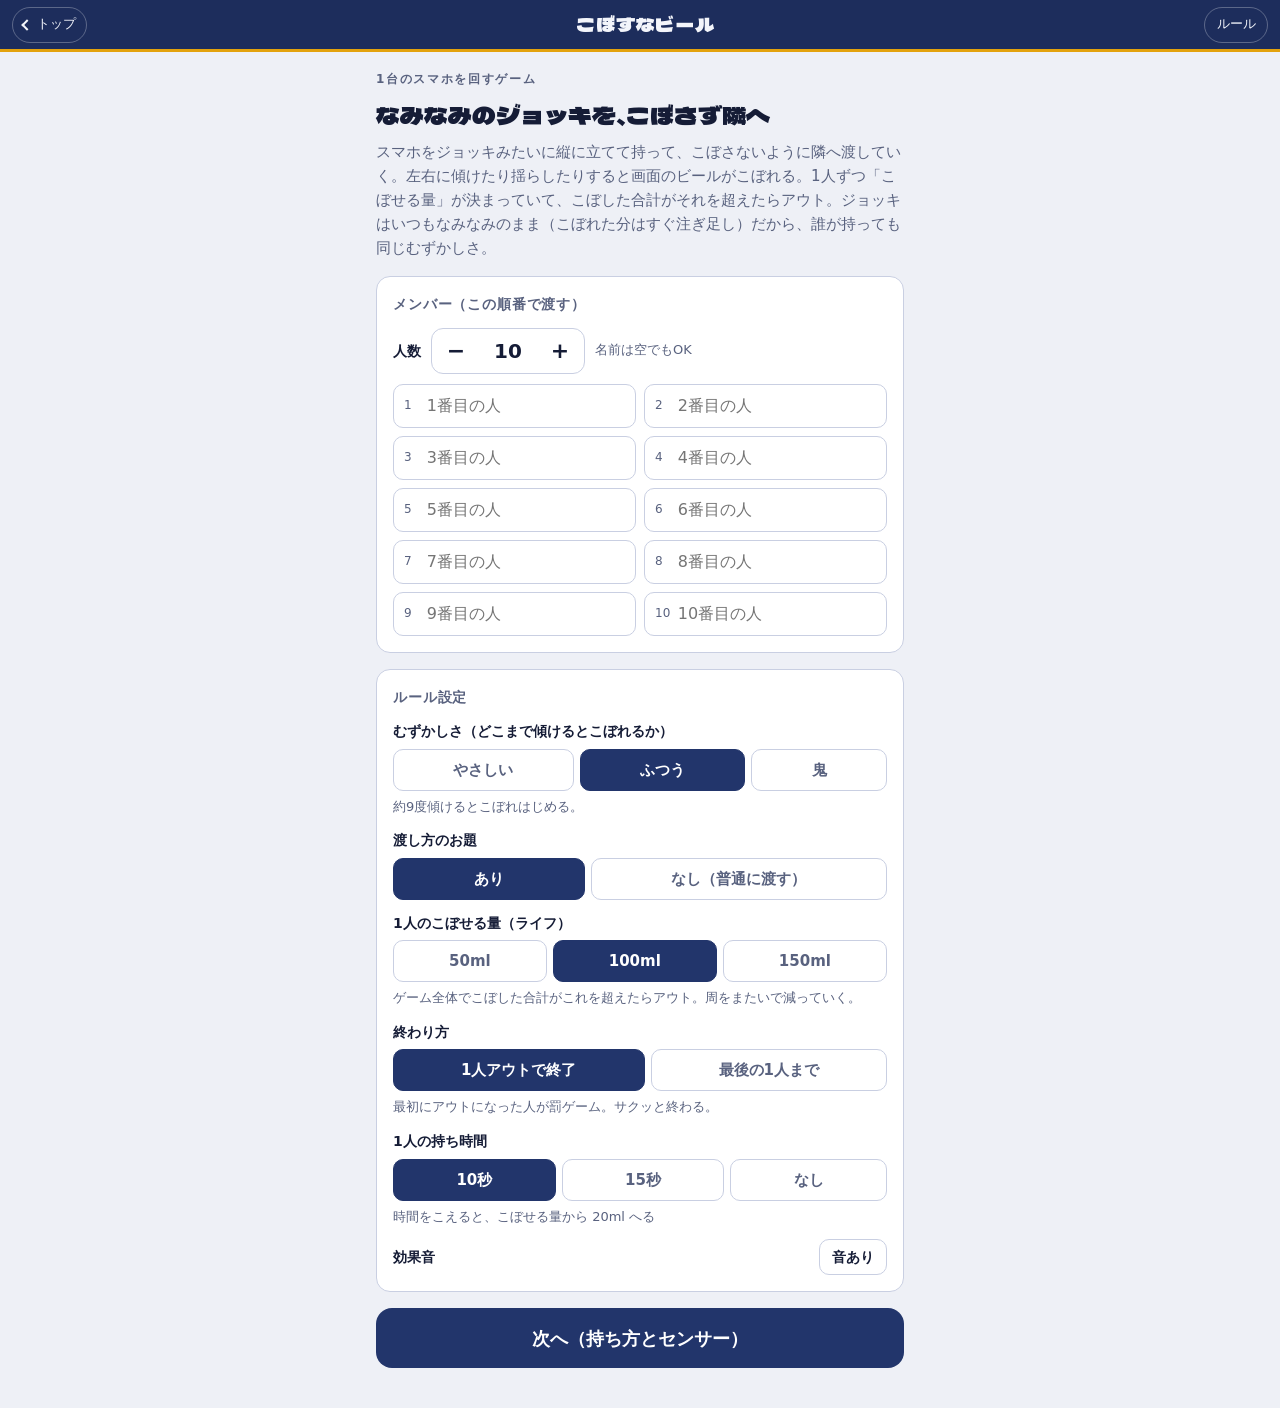
<file: beer.html>
<!doctype html>
<html lang="ja">
<head>
<meta charset="utf-8">
<meta name="viewport" content="width=device-width,initial-scale=1,viewport-fit=cover">
<meta name="claude:viewport-fit-sides" content="cover">
<meta name="apple-mobile-web-app-capable" content="yes">
<meta name="theme-color" content="#1d2d5c">
<title>こぼすなビール</title>
<link rel="stylesheet" href="fonts/dela.css">
<style>
/* 旅宴ゲーム 共通スタイル
   旅館の夜：藍の浴衣 × 生ビールの金 × 木札。
   レイアウト：上に細いヘッダー、中央にゲーム、下に親指で押せる大きな操作ボタン */
:root{
  --bg:#eef0f6;
  --surface:#ffffff;
  --surface-2:#e3e7f2;
  --fg:#151c36;
  --muted:#59627f;
  --line:#c9cfe2;
  --ai:#22356b;
  --on-ai:#ffffff;
  --gold:#e3a20d;
  --gold-soft:#fbecc2;
  --on-gold:#2b1d00;
  --wood:#ead8b3;
  --wood-edge:#c4a46c;
  --on-wood:#2a2014;
  --primary:#22356b;
  --on-primary:#ffffff;
  --good:#17804f;
  --good-soft:#d9f2e5;
  --bad:#c3352b;
  --bad-soft:#fbe1de;
  --head-bg:#1d2d5c;
  --head-fg:#f3f5fb;
  --scrim:rgba(13,20,48,.55);
  --paper:#ffffff;
  --shadow:0 1px 2px rgba(21,28,54,.08),0 8px 24px rgba(21,28,54,.08);
  --f-display:"Dela Gothic One","Hiragino Maru Gothic ProN","Hiragino Sans","Noto Sans JP","Noto Sans CJK JP",sans-serif;
  --f-body:"Hiragino Maru Gothic ProN","Hiragino Sans","Noto Sans JP","Noto Sans CJK JP",system-ui,sans-serif;
  --r:14px;
}
@media (prefers-color-scheme: dark){
  :root:not([data-theme="light"]){
    --bg:#0d1430;--surface:#162047;--surface-2:#1f2b5a;--fg:#eef1fb;--muted:#a2abc9;--line:#2e3c74;
    --ai:#9db1f0;--on-ai:#0b1230;--gold:#f4bb2a;--gold-soft:#3b300f;--on-gold:#1f1500;
    --wood:#3d3323;--wood-edge:#6a5534;--on-wood:#f4e7cc;--primary:#9db1f0;--on-primary:#0b1230;
    --good:#43c98e;--good-soft:#123a2a;--bad:#ff7466;--bad-soft:#47201d;--head-bg:#0a1026;--head-fg:#eef1fb;
    --scrim:rgba(0,0,0,.6);--paper:#ffffff;--shadow:none;color-scheme:dark;
  }
}
:root[data-theme="dark"]{
  --bg:#0d1430;--surface:#162047;--surface-2:#1f2b5a;--fg:#eef1fb;--muted:#a2abc9;--line:#2e3c74;
  --ai:#9db1f0;--on-ai:#0b1230;--gold:#f4bb2a;--gold-soft:#3b300f;--on-gold:#1f1500;
  --wood:#3d3323;--wood-edge:#6a5534;--on-wood:#f4e7cc;--primary:#9db1f0;--on-primary:#0b1230;
  --good:#43c98e;--good-soft:#123a2a;--bad:#ff7466;--bad-soft:#47201d;--head-bg:#0a1026;--head-fg:#eef1fb;
  --scrim:rgba(0,0,0,.6);--paper:#ffffff;--shadow:none;color-scheme:dark;
}
*,*::before,*::after{box-sizing:border-box}
html{height:100%;padding-top:env(safe-area-inset-top,0px);padding-bottom:env(safe-area-inset-bottom,0px);-webkit-text-size-adjust:100%}
body{margin:0;min-height:100%;background:var(--bg);color:var(--fg);font-family:var(--f-body);font-size:16px;line-height:1.6;-webkit-tap-highlight-color:transparent}
body::before{content:"";position:fixed;inset:0 0 auto;height:env(safe-area-inset-top,0px);z-index:30;background:var(--head-bg)}
[hidden]{display:none!important}
img{max-width:100%}
button,input,select,textarea{font:inherit;color:inherit}
button{cursor:pointer;touch-action:manipulation}
:focus-visible{outline:3px solid var(--gold);outline-offset:2px}

/* ヘッダー */
.bar{position:sticky;top:env(safe-area-inset-top,0px);z-index:20;display:flex;align-items:center;gap:8px;min-height:52px;background:var(--head-bg);color:var(--head-fg);padding-left:max(12px,env(safe-area-inset-left,0px));padding-right:max(12px,env(safe-area-inset-right,0px));border-bottom:3px solid var(--gold)}
.bar-title{flex:1;margin:0;font-family:var(--f-display);font-weight:400;font-size:19px;letter-spacing:.04em;line-height:1.2;text-align:center;white-space:nowrap;overflow:hidden;text-overflow:ellipsis}
.bar-back,.bar-btn{flex:0 0 auto;min-width:64px;min-height:36px;display:inline-flex;align-items:center;justify-content:center;padding:4px 10px;border-radius:999px;border:1px solid rgba(255,255,255,.28);background:transparent;color:var(--head-fg);font-size:13px;text-decoration:none}
.bar-back::before{content:"";width:8px;height:8px;border-left:2px solid currentColor;border-bottom:2px solid currentColor;transform:rotate(45deg);margin-right:6px}

/* 本体 */
.wrap{max-width:560px;margin:0 auto;padding-left:max(16px,env(safe-area-inset-left,0px));padding-right:max(16px,env(safe-area-inset-right,0px));padding-block:18px 40px}
.screen{display:flex;flex-direction:column;gap:16px}
.fill-app{height:100%;display:flex;flex-direction:column}
.fill-app .wrap{flex:1;min-height:0;width:100%;display:flex;flex-direction:column}
.fill-app .screen.fill{flex:1;min-height:0}

.eyebrow{margin:0;font-size:12px;letter-spacing:.14em;color:var(--muted);font-weight:700}
.h2{margin:0;font-family:var(--f-display);font-weight:400;font-size:24px;line-height:1.3;text-wrap:balance}
.h3{margin:0;font-size:17px;font-weight:700;line-height:1.4}
.lead{margin:0;color:var(--muted);font-size:15px}
.muted{color:var(--muted)}
.small{font-size:13px}
.center{text-align:center}
.num{font-variant-numeric:tabular-nums}
.stack{display:flex;flex-direction:column;gap:10px}
.row{display:flex;gap:10px;align-items:center;flex-wrap:wrap}
.row > *{min-width:0}
.spacer{flex:1}

.panel{background:var(--surface);border:1px solid var(--line);border-radius:var(--r);padding:16px;display:flex;flex-direction:column;gap:12px}
.panel-title{margin:0;font-size:14px;font-weight:700;color:var(--muted);letter-spacing:.06em}

/* ボタン */
.btn{display:inline-flex;align-items:center;justify-content:center;gap:8px;min-height:48px;padding:10px 18px;border-radius:12px;border:1px solid var(--line);background:var(--surface);color:var(--fg);font-weight:700;font-size:16px;line-height:1.3;text-align:center;text-decoration:none;user-select:none;-webkit-user-select:none;transition:transform .08s ease,filter .15s ease}
.btn:active{transform:scale(.98)}
.btn:disabled{opacity:.45;pointer-events:none}
.btn.primary{background:var(--primary);color:var(--on-primary);border-color:transparent}
.btn.gold{background:var(--gold);color:var(--on-gold);border-color:transparent}
.btn.danger{background:var(--bad);color:#fff;border-color:transparent}
.btn.ghost{background:transparent}
.btn.big{width:100%;min-height:60px;font-size:18px;border-radius:16px}
.btn.wide{width:100%}
.btn.sm{min-height:36px;padding:6px 12px;font-size:14px;border-radius:10px}
.actions{display:flex;flex-direction:column;gap:10px}

/* 入力 */
.field{display:flex;flex-direction:column;gap:6px}
.field > label,.label{font-size:14px;font-weight:700}
.input,.textarea{width:100%;min-height:48px;padding:10px 12px;border-radius:12px;border:1px solid var(--line);background:var(--surface);font-size:17px;line-height:1.5}
.textarea{min-height:110px;resize:vertical;font-size:15px;word-break:break-all}
.input:focus,.textarea:focus{border-color:var(--ai);outline:none;box-shadow:0 0 0 3px color-mix(in srgb,var(--ai) 25%,transparent)}
.hint{margin:0;font-size:13px;color:var(--muted)}

/* セグメント */
.seg{display:flex;flex-wrap:wrap;gap:6px}
.seg button{flex:1 1 auto;min-height:42px;padding:6px 12px;border-radius:10px;border:1px solid var(--line);background:var(--surface);font-size:15px;font-weight:700;color:var(--muted)}
.seg button[aria-pressed="true"]{background:var(--ai);border-color:var(--ai);color:var(--on-ai)}

/* 人数ステッパー */
.stepper{display:inline-flex;align-items:center;border:1px solid var(--line);border-radius:12px;overflow:hidden;background:var(--surface)}
.stepper button{width:48px;height:44px;border:0;background:transparent;font-size:22px;font-weight:700}
.stepper output{min-width:56px;text-align:center;font-size:20px;font-weight:700;font-variant-numeric:tabular-nums}
.names{display:grid;grid-template-columns:repeat(2,minmax(0,1fr));gap:8px}
.name-in{min-width:0;display:flex;align-items:center;gap:6px;border:1px solid var(--line);border-radius:10px;background:var(--surface);padding-left:10px}
.name-in span{font-size:12px;color:var(--muted);font-variant-numeric:tabular-nums;min-width:1.4em}
.name-in input{flex:1;min-width:0;width:100%;border:0;background:transparent;min-height:42px;font-size:16px;padding:4px 8px 4px 0}
.name-in input:focus{outline:none}
.name-in:focus-within{border-color:var(--ai)}

/* ピル・バッジ */
.pill{display:inline-flex;align-items:center;gap:6px;padding:4px 12px;border-radius:999px;background:var(--surface-2);font-size:14px;font-weight:700;font-variant-numeric:tabular-nums}
.pill.gold{background:var(--gold);color:var(--on-gold)}
.pill.warn{background:var(--bad);color:#fff}
.tag{display:inline-block;padding:2px 8px;border-radius:6px;background:var(--gold-soft);color:var(--fg);font-size:12px;font-weight:700}

/* 大きな名前表示 */
.big-name{font-family:var(--f-display);font-weight:400;font-size:clamp(34px,11vw,52px);line-height:1.2;text-align:center;word-break:break-all;margin:0}

/* モーダル */
.modal{position:fixed;inset:0;z-index:50;background:var(--scrim);display:flex;align-items:flex-end;justify-content:center;padding:16px;padding-bottom:max(16px,env(safe-area-inset-bottom,0px))}
.modal-card{width:100%;max-width:520px;max-height:85vh;overflow:auto;background:var(--surface);color:var(--fg);border-radius:18px;padding:20px;display:flex;flex-direction:column;gap:14px;animation:rise .18s ease-out}
.modal-msg{margin:0;font-size:17px;line-height:1.6;white-space:pre-wrap}
.modal-actions{display:flex;gap:10px}
.modal-actions .btn{flex:1}
.rules h3{margin:8px 0 0;font-size:16px}
.rules p,.rules ul,.rules ol{margin:0;font-size:15px}
.rules ul,.rules ol{padding-left:1.3em}
.rules li+li{margin-top:4px}
@keyframes rise{from{transform:translateY(16px);opacity:.4}to{transform:none;opacity:1}}

/* トースト */
.toast{position:fixed;left:50%;bottom:calc(20px + env(safe-area-inset-bottom,0px));transform:translate(-50%,20px);z-index:60;max-width:calc(100% - 32px);padding:10px 16px;border-radius:12px;background:var(--fg);color:var(--bg);font-size:14px;font-weight:700;opacity:0;pointer-events:none;transition:opacity .2s,transform .2s;text-align:center}
.toast.show{opacity:1;transform:translate(-50%,0)}

/* コード表示 */
.code-box{font-family:ui-monospace,Menlo,monospace;font-size:12px;line-height:1.4;min-height:84px;max-height:140px;word-break:break-all}

@media (prefers-reduced-motion: reduce){
  *,*::before,*::after{animation-duration:.01ms!important;transition-duration:.01ms!important}
}

.m0{margin:0}
body.fill-app{height:100%;overflow:hidden;overscroll-behavior:none}
.fill-app .wrap{padding-block:10px 12px}
.steps{display:flex;flex-direction:column;gap:12px}
.step-no{display:inline-grid;place-items:center;width:28px;height:28px;border-radius:50%;background:var(--ai);color:var(--on-ai);font-weight:700;font-size:14px;flex:0 0 auto}
.status{font-size:15px;font-weight:700}
.status.ok{color:var(--good)}
.status.ng{color:var(--bad)}
.notice{background:var(--gold-soft);border-radius:12px;padding:12px 14px;font-size:14px;line-height:1.6;margin:0}
.notice.alert{background:var(--bad-soft);border:1px solid var(--bad)}
.notice b{display:block;font-size:15px;margin-bottom:2px}
.hold{display:grid;grid-template-columns:96px minmax(0,1fr);gap:14px;align-items:center}
.hold svg{width:96px;height:auto;display:block}

/* プレイ画面 */
.play{gap:8px}
.holder{display:flex;align-items:flex-end;gap:10px}
.holder .who{flex:1;min-width:0;display:flex;flex-direction:column}
.who-name{font-family:var(--f-display);font-size:30px;line-height:1.15;word-break:break-all;margin:0}
.timer.low{background:var(--bad);color:#fff}
.odai{align-self:flex-start;max-width:100%;padding:6px 12px;border-radius:10px;background:var(--gold);color:var(--on-gold);font-weight:700;font-size:15px;line-height:1.4}
.mug-box{flex:1;min-height:0;position:relative;border-radius:18px;touch-action:none;-webkit-user-select:none;user-select:none;-webkit-touch-callout:none;transition:box-shadow .15s}
.mug-box.spill{box-shadow:inset 0 0 0 4px var(--bad)}
#mug{display:block;position:absolute;inset:0;width:100%;height:100%;touch-action:none}
.finger-hint{position:absolute;left:8px;right:8px;bottom:6px;text-align:center;font-size:12px;color:var(--muted);pointer-events:none}
.stats{display:grid;grid-template-columns:1fr 1fr;gap:8px}
.stat{background:var(--surface);border:1px solid var(--line);border-radius:12px;padding:6px 12px;display:flex;flex-direction:column;line-height:1.3}
.stat span{font-size:12px;color:var(--muted);font-weight:700}
.stat b{font-size:24px;font-variant-numeric:tabular-nums}
.stat b small{font-size:14px;margin-left:2px}
.stat.hot b{color:var(--bad)}
.life-bar{height:6px;border-radius:3px;background:var(--surface-2);overflow:hidden;margin-top:4px}
.life-bar i{display:block;height:100%;background:var(--good);transition:width .15s}
.stat.hot .life-bar i{background:var(--bad)}
.out-card{display:flex;flex-direction:column;align-items:center;gap:6px;text-align:center}
.out-card .big{font-family:var(--f-display);font-size:44px;color:var(--bad);line-height:1.1}
.loser.win .ml{color:var(--good)}
.landscape-warn{display:none}
@media (orientation: landscape) and (max-height: 520px){
  .fill-app .landscape-warn{display:flex;position:fixed;inset:0;z-index:40;background:var(--bg);align-items:center;justify-content:center;font-size:18px;font-weight:700;padding:24px;text-align:center;line-height:1.6}
}

/* 結果 */
.loser{display:flex;flex-direction:column;align-items:center;gap:4px;padding:18px 12px;border-radius:var(--r);background:var(--surface);border:1px solid var(--line)}
.loser .ml{font-family:var(--f-display);font-size:22px;color:var(--bad);text-align:center;white-space:pre-line;line-height:1.4}
.batsu{margin:0;padding:10px 14px;border-radius:12px;background:var(--gold-soft);font-weight:700;text-align:center}
.rank{list-style:none;margin:0;padding:0;display:flex;flex-direction:column;gap:10px}
.rank li{display:grid;grid-template-columns:2em minmax(0,1fr) auto;gap:4px 10px;align-items:center}
.rank .pos{font-weight:700;color:var(--muted);font-variant-numeric:tabular-nums;text-align:right}
.rank .nm{font-weight:700;word-break:break-all}
.rank .val{font-variant-numeric:tabular-nums;font-weight:700}
.rank .meter{grid-column:2 / span 2;height:8px;border-radius:4px;background:var(--surface-2);overflow:hidden}
.rank .meter i{display:block;height:100%;background:var(--gold)}
.rank li:first-child .meter i{background:var(--bad)}
.nomiss{display:inline-block;margin-left:6px;padding:0 6px;border-radius:6px;background:var(--good-soft);color:var(--good);font-size:12px}
</style>
</head>
<body>
<header class="bar">
  <a class="bar-back" href="index.html">トップ</a>
  <h1 class="bar-title">こぼすなビール</h1>
  <button class="bar-btn" id="helpBtn" type="button">ルール</button>
</header>
<div class="landscape-warn">画面が横向きになったよ。<br>コントロールセンターで「画面縦向きのロック」をオンにしてね</div>

<main class="wrap">
  <!-- 準備 -->
  <section id="sSetup" class="screen">
    <div class="stack">
      <p class="eyebrow">1台のスマホを回すゲーム</p>
      <h2 class="h2">なみなみのジョッキを、こぼさず隣へ</h2>
      <p class="lead">スマホをジョッキみたいに縦に立てて持って、こぼさないように隣へ渡していく。左右に傾けたり揺らしたりすると画面のビールがこぼれる。1人ずつ「こぼせる量」が決まっていて、こぼした合計がそれを超えたらアウト。ジョッキはいつもなみなみのまま（こぼれた分はすぐ注ぎ足し）だから、誰が持っても同じむずかしさ。</p>
    </div>
    <div class="panel">
      <p class="panel-title">メンバー（この順番で渡す）</p>
      <div id="players" class="stack"></div>
    </div>
    <div class="panel">
      <p class="panel-title">ルール設定</p>
      <div class="field"><span class="label">むずかしさ（どこまで傾けるとこぼれるか）</span>
        <div class="seg" id="optDiff"><button type="button" data-v="easy">やさしい</button><button type="button" data-v="normal">ふつう</button><button type="button" data-v="oni">鬼</button></div>
        <p class="hint" id="diffHint"></p>
      </div>
      <div class="field"><span class="label">渡し方のお題</span>
        <div class="seg" id="optOdai"><button type="button" data-v="on">あり</button><button type="button" data-v="off">なし（普通に渡す）</button></div>
      </div>
      <div class="field"><span class="label">1人のこぼせる量（ライフ）</span>
        <div class="seg" id="optLife"><button type="button" data-v="50">50ml</button><button type="button" data-v="100">100ml</button><button type="button" data-v="150">150ml</button></div>
        <p class="hint">ゲーム全体でこぼした合計がこれを超えたらアウト。周をまたいで減っていく。</p>
      </div>
      <div class="field"><span class="label">終わり方</span>
        <div class="seg" id="optMode"><button type="button" data-v="sudden">1人アウトで終了</button><button type="button" data-v="survival">最後の1人まで</button></div>
        <p class="hint" id="modeHint"></p>
      </div>
      <div class="field"><span class="label">1人の持ち時間</span>
        <div class="seg" id="optTime"><button type="button" data-v="10">10秒</button><button type="button" data-v="15">15秒</button><button type="button" data-v="0">なし</button></div>
        <p class="hint">時間をこえると、こぼせる量から 20ml へる</p>
      </div>
      <div class="row"><span class="label">効果音</span><span class="spacer"></span><button class="btn sm" id="soundBtn" type="button">音あり</button></div>
    </div>
    <button class="btn big primary" id="toReady" type="button">次へ（持ち方とセンサー）</button>
  </section>

  <!-- 持ち方とセンサー -->
  <section id="sReady" class="screen" hidden>
    <div class="stack">
      <p class="eyebrow">はじめる前に</p>
      <h2 class="h2">持ち方とセンサーの準備</h2>
    </div>
    <p class="notice alert" id="frameNotice" hidden><b>いまは傾きセンサーが使えない画面だよ</b>claude.ai の中で開いていると、iPhoneの傾きセンサーがブロックされる。本番は、ゲームのURLを Safari で直接開いてね。ここでは指でジョッキを傾ける「指モード」でお試しできるよ。</p>
    <div class="steps">
      <div class="panel">
        <div class="row"><span class="step-no">1</span><span class="h3">ジョッキみたいに縦に持つ</span></div>
        <div class="hold">
          <svg viewBox="0 0 96 110" role="img" aria-label="スマホを縦に立てて、左右に傾けるとこぼれる">
            <path d="M18 30 A40 40 0 0 1 32 14" fill="none" stroke="var(--muted)" stroke-width="2.5" stroke-linecap="round"/>
            <path d="M78 30 A40 40 0 0 0 64 14" fill="none" stroke="var(--muted)" stroke-width="2.5" stroke-linecap="round"/>
            <path d="M28 18 L32 14 L35 20" fill="none" stroke="var(--muted)" stroke-width="2.5" stroke-linecap="round" stroke-linejoin="round"/>
            <path d="M68 18 L64 14 L61 20" fill="none" stroke="var(--muted)" stroke-width="2.5" stroke-linecap="round" stroke-linejoin="round"/>
            <rect x="30" y="24" width="36" height="72" rx="7" fill="var(--surface)" stroke="var(--fg)" stroke-width="2.5"/>
            <rect x="35" y="52" width="26" height="38" rx="3" fill="var(--gold)"/>
            <rect x="35" y="46" width="26" height="8" rx="3" fill="var(--surface-2)" stroke="var(--line)"/>
          </svg>
          <p class="m0 small">画面を自分に向けて、スマホを縦に立てる。<b>左右に傾けるとこぼれる</b>。少し手前に倒して画面をのぞくのはOK。</p>
        </div>
      </div>
      <div class="panel">
        <div class="row"><span class="step-no">2</span><span class="h3">画面の向きをロック</span></div>
        <p class="m0 small">画面の右上から下にスワイプしてコントロールセンターを出して、「画面縦向きのロック」をオン（ホームボタンのある機種は画面の下から上にスワイプ）。オフのままだと、傾けた時に画面が横向きになっちゃう。</p>
      </div>
      <div class="panel">
        <div class="row"><span class="step-no">3</span><span class="h3">センサーをオンにする</span></div>
        <p class="m0 small">センサーを使っていいか聞かれたら「許可」を押してね。</p>
        <button class="btn primary" id="senBtn" type="button">センサーをオンにする</button>
        <p class="status m0" id="senStatus" role="status"></p>
      </div>
    </div>
    <div class="actions">
      <button class="btn" id="practiceBtn" type="button" disabled>ためしに持ってみる（練習）</button>
      <button class="btn big gold" id="startBtn" type="button" disabled>スタート</button>
      <button class="btn ghost" id="fingerBtn" type="button">センサーなしで遊ぶ（指モード）</button>
    </div>
  </section>

  <!-- プレイ -->
  <section id="sPlay" class="screen fill play" hidden>
    <div class="holder">
      <div class="who"><span class="eyebrow" id="pTurn">持ってる人</span><p class="who-name" id="pName">-</p></div>
      <span class="pill timer num" id="pTimer" hidden>10</span>
    </div>
    <p class="odai m0" id="pOdai" hidden></p>
    <div class="mug-box" id="mugBox">
      <canvas id="mug" aria-label="横から見たビールジョッキ。スマホを傾けるとこぼれる"></canvas>
      <span class="finger-hint" id="fingerHint" hidden>指モード：画面を左右にドラッグするとジョッキが傾くよ</span>
    </div>
    <div class="stats">
      <div class="stat"><span id="pLapLabel">いま</span><b class="num" id="pLap">1周目</b></div>
      <div class="stat" id="pLifeBox"><span id="pLifeLabel">こぼせる量 のこり</span><b class="num" id="pLife">100<small>ml</small></b><span class="life-bar" aria-hidden="true"><i id="pLifeBar" style="width:100%"></i></span></div>
    </div>
    <button class="btn big gold" id="passBtn" type="button">受け取った！</button>
  </section>

  <!-- 結果 -->
  <section id="sResult" class="screen" hidden>
    <div class="stack"><p class="eyebrow">結果</p><h2 class="h2" id="resTitle">いちばんこぼしたのは…</h2></div>
    <div class="loser" id="loserBox"><p class="big-name" id="loserName">-</p><span class="ml num" id="loserMl"></span></div>
    <p class="batsu" id="batsu"></p>
    <div class="panel">
      <p class="panel-title" id="rankTitle">こぼした量ランキング</p>
      <ol class="rank" id="rankList"></ol>
      <p class="hint" id="leftNote"></p>
    </div>
    <div class="actions">
      <button class="btn big primary" id="againKeep" type="button">同じメンバーでもう1回</button>
      <button class="btn wide ghost" id="backSetup" type="button">メンバー・設定を変える</button>
    </div>
  </section>
</main>

<script>
/* 旅宴ゲーム 共通スクリプト（ネット不要で動く部品だけ） */
const $ = (s, r = document) => r.querySelector(s);
const $$ = (s, r = document) => [...r.querySelectorAll(s)];

function h(tag, props, ...kids) {
  const e = document.createElement(tag);
  for (const [k, v] of Object.entries(props || {})) {
    if (v == null || v === false) continue;
    if (k === 'class') e.className = v;
    else if (k === 'text') e.textContent = v;
    else if (k === 'html') e.innerHTML = v;
    else if (k.startsWith('on') && typeof v === 'function') e.addEventListener(k.slice(2), v);
    else if (k === 'style') e.style.cssText = v;
    else e.setAttribute(k, v === true ? '' : v);
  }
  for (const kid of kids.flat(Infinity)) {
    if (kid == null || kid === false) continue;
    e.append(kid.nodeType ? kid : document.createTextNode(String(kid)));
  }
  return e;
}

/* 端末内の保存（使えない環境でも落ちない） */
const store = {
  get(k, d) { try { const v = localStorage.getItem(k); return v == null ? d : JSON.parse(v); } catch (e) { return d; } },
  set(k, v) { try { localStorage.setItem(k, JSON.stringify(v)); return true; } catch (e) { return false; } },
  del(k) { try { localStorage.removeItem(k); } catch (e) {} }
};

/* 合言葉から毎回同じ乱数を作る */
function hashStr(str) {
  let h1 = 1779033703, h2 = 3144134277, h3 = 1013904242, h4 = 2773480762;
  for (let i = 0, k; i < str.length; i++) {
    k = str.charCodeAt(i);
    h1 = h2 ^ Math.imul(h1 ^ k, 597399067);
    h2 = h3 ^ Math.imul(h2 ^ k, 2869860233);
    h3 = h4 ^ Math.imul(h3 ^ k, 951274213);
    h4 = h1 ^ Math.imul(h4 ^ k, 2716044179);
  }
  h1 = Math.imul(h3 ^ (h1 >>> 18), 597399067);
  h2 = Math.imul(h4 ^ (h2 >>> 22), 2869860233);
  return ((h1 ^ h2) >>> 0);
}
function rng(seed) {
  let a = typeof seed === 'number' ? seed >>> 0 : hashStr(String(seed));
  return function () {
    a |= 0; a = (a + 0x6D2B79F5) | 0;
    let t = Math.imul(a ^ (a >>> 15), 1 | a);
    t = (t + Math.imul(t ^ (t >>> 7), 61 | t)) ^ t;
    return ((t ^ (t >>> 14)) >>> 0) / 4294967296;
  };
}
function shuffle(arr, rand = Math.random) {
  const a = arr.slice();
  for (let i = a.length - 1; i > 0; i--) { const j = Math.floor(rand() * (i + 1)); [a[i], a[j]] = [a[j], a[i]]; }
  return a;
}
function pick(arr, rand = Math.random) { return arr[Math.floor(rand() * arr.length)]; }
function randomId(len = 6) {
  const cs = 'ABCDEFGHJKLMNPQRSTUVWXYZ23456789';
  let s = '';
  const buf = new Uint32Array(len);
  (window.crypto || {}).getRandomValues ? crypto.getRandomValues(buf) : buf.forEach((_, i) => buf[i] = Math.random() * 1e9);
  for (let i = 0; i < len; i++) s += cs[buf[i] % cs.length];
  return s;
}
const clamp = (v, a, b) => Math.max(a, Math.min(b, v));

/* LINEで送れる「コード」にする（圧縮→base64url、最後に ~） */
function b64u(bytes) {
  let s = '';
  for (let i = 0; i < bytes.length; i += 0x8000) s += String.fromCharCode.apply(null, bytes.subarray(i, i + 0x8000));
  return btoa(s).replace(/\+/g, '-').replace(/\//g, '_').replace(/=+$/, '');
}
function unb64u(str) {
  str = str.replace(/-/g, '+').replace(/_/g, '/');
  while (str.length % 4) str += '=';
  const bin = atob(str);
  const b = new Uint8Array(bin.length);
  for (let i = 0; i < bin.length; i++) b[i] = bin.charCodeAt(i);
  return b;
}
async function pipeBytes(bytes, stream) {
  const s = new Blob([bytes]).stream().pipeThrough(stream);
  return new Uint8Array(await new Response(s).arrayBuffer());
}
async function encodeCode(prefix, obj) {
  const raw = new TextEncoder().encode(JSON.stringify(obj));
  if (typeof CompressionStream !== 'undefined') {
    try {
      const z = await pipeBytes(raw, new CompressionStream('deflate-raw'));
      if (z.length < raw.length) return prefix + '.z' + b64u(z) + '~';
    } catch (e) {}
  }
  return prefix + '.r' + b64u(raw) + '~';
}
/* 貼り付けた文章からコードを全部取り出す（LINEの名前や時刻が混ざってもOK） */
async function decodeCodes(text, prefix) {
  const flat = String(text || '').replace(/\s+/g, '');
  const re = new RegExp(prefix.replace(/\./g, '\\.') + '\\.([zr])([A-Za-z0-9_-]+)~', 'g');
  const out = [];
  let m;
  while ((m = re.exec(flat))) {
    try {
      let bytes = unb64u(m[2]);
      if (m[1] === 'z') {
        if (typeof DecompressionStream === 'undefined') throw new Error('old');
        bytes = await pipeBytes(bytes, new DecompressionStream('deflate-raw'));
      }
      out.push(JSON.parse(new TextDecoder().decode(bytes)));
    } catch (e) { out.push({ __error: e.message === 'old' ? 'old' : 'broken' }); }
  }
  return out;
}

/* 画面の切り替え */
function show(id) {
  $$('.screen').forEach(s => { s.hidden = s.id !== id; });
  window.scrollTo(0, 0);
}

/* トースト・確認ダイアログ（ブラウザの confirm は使わない） */
function toast(msg, ms = 2200) {
  let t = $('#toast');
  if (!t) { t = h('div', { id: 'toast', class: 'toast', role: 'status', 'aria-live': 'polite' }); document.body.append(t); }
  t.textContent = msg;
  t.classList.add('show');
  clearTimeout(t._t);
  t._t = setTimeout(() => t.classList.remove('show'), ms);
}
function ask(msg, opt = {}) {
  const { ok = 'OK', cancel = 'やめる', danger = false } = opt;
  return new Promise(res => {
    const prev = document.activeElement;
    const close = v => { dlg.remove(); if (prev && prev.focus) prev.focus(); res(v); };
    const okBtn = h('button', { class: 'btn ' + (danger ? 'danger' : 'primary'), onclick: () => close(true) }, ok);
    const dlg = h('div', { class: 'modal', role: 'dialog', 'aria-modal': 'true', onclick: e => { if (e.target === dlg && cancel) close(false); } },
      h('div', { class: 'modal-card' },
        h('p', { class: 'modal-msg' }, msg),
        h('div', { class: 'modal-actions' }, cancel ? h('button', { class: 'btn', onclick: () => close(false) }, cancel) : null, okBtn)));
    document.body.append(dlg);
    okBtn.focus();
  });
}
function sheet(title, bodyNode) {
  const dlg = h('div', { class: 'modal', role: 'dialog', 'aria-modal': 'true', 'aria-label': title, onclick: e => { if (e.target === dlg) dlg.remove(); } },
    h('div', { class: 'modal-card rules' },
      h('h2', { class: 'h2' }, title),
      bodyNode,
      h('button', { class: 'btn primary wide', onclick: () => dlg.remove() }, 'とじる')));
  document.body.append(dlg);
  $('button', dlg).focus();
}

/* コピー・共有 */
async function copyText(text, fallbackEl) {
  try {
    await navigator.clipboard.writeText(text);
    toast('コピーした！LINEに貼りつけて送ってね');
    return true;
  } catch (e) {
    if (fallbackEl) { fallbackEl.focus(); fallbackEl.select(); try { fallbackEl.setSelectionRange(0, text.length); } catch (_) {} }
    toast('自動でコピーできなかったから、文字を長押しして「コピー」してね', 3600);
    return false;
  }
}
async function shareText(text, fallbackEl) {
  if (navigator.share) {
    try { await navigator.share({ text }); return true; }
    catch (e) { if (e && e.name === 'AbortError') return false; }
  }
  return copyText(text, fallbackEl);
}

/* 効果音（最初のタップ後に鳴る） */
const Sound = (() => {
  let ctx = null;
  let on = store.get('tabi.sound', true);
  function ac() {
    if (!on) return null;
    if (!ctx) { const C = window.AudioContext || window.webkitAudioContext; if (!C) return null; try { ctx = new C(); } catch (e) { return null; } }
    if (ctx.state === 'suspended') ctx.resume();
    return ctx;
  }
  function tone(freq, dur = 0.12, type = 'sine', vol = 0.2, when = 0) {
    const c = ac(); if (!c) return;
    const o = c.createOscillator(), g = c.createGain();
    o.type = type; o.frequency.value = freq;
    const t = c.currentTime + when;
    g.gain.setValueAtTime(0.0001, t);
    g.gain.exponentialRampToValueAtTime(vol, t + 0.01);
    g.gain.exponentialRampToValueAtTime(0.0001, t + dur);
    o.connect(g).connect(c.destination);
    o.start(t); o.stop(t + dur + 0.03);
  }
  function noise(dur = 0.3, vol = 0.2, freq = 1000, when = 0) {
    const c = ac(); if (!c) return;
    const len = Math.floor(c.sampleRate * dur);
    const buf = c.createBuffer(1, len, c.sampleRate);
    const d = buf.getChannelData(0);
    for (let i = 0; i < len; i++) d[i] = (Math.random() * 2 - 1) * (1 - i / len);
    const src = c.createBufferSource(); src.buffer = buf;
    const f = c.createBiquadFilter(); f.type = 'bandpass'; f.frequency.value = freq; f.Q.value = 0.8;
    const g = c.createGain(); g.gain.value = vol;
    src.connect(f).connect(g).connect(c.destination);
    src.start(c.currentTime + when);
  }
  return {
    get on() { return on; },
    set on(v) { on = !!v; store.set('tabi.sound', on); },
    unlock() { ac(); },
    tone, noise,
    tick() { tone(880, 0.05, 'square', 0.05); },
    pop() { tone(660, 0.07, 'triangle', 0.12); },
    ding() { tone(988, 0.14, 'sine', 0.2); tone(1319, 0.28, 'sine', 0.16, 0.11); },
    buzz() { tone(150, 0.4, 'sawtooth', 0.12); },
    splash() { noise(0.28, 0.22, 800); },
    fanfare() { [523, 659, 784, 1047].forEach((f, i) => tone(f, i === 3 ? 0.5 : 0.18, 'triangle', 0.18, i * 0.12)); },
    drum(n = 18) { for (let i = 0; i < n; i++) noise(0.06, 0.08 + i * 0.008, 180 + i * 6, i * 0.07); }
  };
})();
document.addEventListener('pointerdown', () => Sound.unlock(), { once: true });

/* 画面が暗くならないようにする（使えない端末では何もしない） */
const Wake = {
  want: false, lock: null,
  async on() { this.want = true; if (this.lock && !this.lock.released) return; try { if ('wakeLock' in navigator && document.visibilityState === 'visible') this.lock = await navigator.wakeLock.request('screen'); } catch (e) {} },
  off() { this.want = false; try { this.lock && this.lock.release(); } catch (e) {} this.lock = null; }
};
document.addEventListener('visibilitychange', () => { if (document.visibilityState === 'visible' && Wake.want) Wake.on(); });

/* タイマー */
class Countdown {
  constructor(sec, onTick, onEnd) { this.total = sec; this.onTick = onTick; this.onEnd = onEnd; this.t0 = 0; this.id = 0; this.lastWhole = null; }
  start() {
    this.t0 = performance.now();
    this.stop();
    const loop = () => {
      const left = Math.max(0, this.total - (performance.now() - this.t0) / 1000);
      const whole = Math.ceil(left);
      if (whole !== this.lastWhole) { this.lastWhole = whole; this.onTick && this.onTick(whole, left); }
      if (left <= 0) { this.id = 0; this.onEnd && this.onEnd(); return; }
      this.id = requestAnimationFrame(loop);
    };
    this.id = requestAnimationFrame(loop);
    return this;
  }
  stop() { if (this.id) cancelAnimationFrame(this.id); this.id = 0; }
}

/* セグメント（選択ボタン） */
function bindSeg(el, value, onChange) {
  const btns = $$('button', el);
  const set = v => { btns.forEach(b => b.setAttribute('aria-pressed', String(b.dataset.v === String(v)))); };
  set(value);
  btns.forEach(b => b.addEventListener('click', () => { set(b.dataset.v); onChange(b.dataset.v); }));
  return set;
}

/* 参加者の入力（全ゲームで名前を共有） */
function PlayerEditor(root, opt = {}) {
  const min = opt.min || 2, max = opt.max || 16;
  let names = store.get('tabi.players', null);
  let count = names ? clamp(names.length, min, max) : (opt.def || 10);
  names = (names || []).slice(0, max);
  const out = h('output', { class: 'num', 'aria-live': 'polite' }, count);
  const grid = h('div', { class: 'names' });
  function render() {
    out.textContent = count;
    grid.textContent = '';
    for (let i = 0; i < count; i++) {
      const inp = h('input', { id: (opt.idPrefix || 'p') + i, type: 'text', maxlength: '10', placeholder: (i + 1) + '番目の人', value: names[i] || '', autocomplete: 'off', enterkeyhint: 'next', 'aria-label': (i + 1) + '人目の名前' });
      inp.addEventListener('input', () => { names[i] = inp.value.trim(); save(); });
      grid.append(h('label', { class: 'name-in' }, h('span', {}, i + 1), inp));
    }
  }
  function save() { store.set('tabi.players', names.slice(0, count)); }
  const minus = h('button', { type: 'button', 'aria-label': '1人へらす', onclick: () => { if (count > min) { count--; render(); save(); } } }, '−');
  const plus = h('button', { type: 'button', 'aria-label': '1人ふやす', onclick: () => { if (count < max) { count++; render(); save(); } } }, '+');
  root.append(
    h('div', { class: 'row' }, h('span', { class: 'label' }, '人数'), h('div', { class: 'stepper' }, minus, out, plus), h('span', { class: 'hint' }, '名前は空でもOK')),
    grid);
  render();
  return {
    get list() {
      const seen = {};
      return Array.from({ length: count }, (_, i) => {
        let n = (names[i] || '').trim() || ((i + 1) + '番目の人');
        if (seen[n]) { seen[n]++; n = n + seen[n]; } else seen[n] = 1;
        return n;
      });
    }
  };
}

/* ゲーム単体で開いた時用：オフライン対応（GitHub Pages などで有効、使えない環境では何もしない） */
try {
  if ('serviceWorker' in navigator && location.protocol === 'https:' && !/claude\.ai|claudeusercontent|anthropic/.test(location.hostname)) {
    navigator.serviceWorker.register('sw.js').catch(() => {});
  }
} catch (e) {}

/* 音のON/OFFボタン */
function bindSoundBtn(btn) {
  if (!btn) return;
  const paint = () => { btn.textContent = Sound.on ? '音あり' : '音なし'; btn.setAttribute('aria-pressed', String(Sound.on)); };
  paint();
  btn.addEventListener('click', () => { Sound.on = !Sound.on; paint(); if (Sound.on) Sound.pop(); });
}

</script>
<script>
'use strict';
const CAP = 500;                 // ビールの量（ml）
const HG = 1.35;                 // ジョッキの中の高さ（幅を1とした時）
const SPILL_K = 5;               // あふれる勢い
const GRACE = 0.8;               // 受け取った直後のこぼれない時間（秒）
const TIME_PENALTY = 20;
const MAX_TILT = 1.75;           // 約100度
/* むずかしさ = どれだけなみなみに注ぐか。なみなみなほど少し傾けただけでこぼれる */
const DIFF = {
  easy:   { f0: 0.908, k: 36, c: 4.0, shake: 1.2 },   // 約14度でこぼれる
  normal: { f0: 0.941, k: 44, c: 3.0, shake: 1.8 },   // 約9度
  oni:    { f0: 0.968, k: 50, c: 2.4, shake: 2.4 }    // 約5度
};
const ODAI = ['左手だけで持って渡す','目をつぶって受け取る','頭の上を通して渡す','立ち上がってから渡す','ゆっくり5秒数えてから渡す','利き手じゃない方で受け取る','渡す前にジョッキを掲げて「かんぱーい」','ひじを伸ばしたまま渡す','受け取る人は正座で','背中側から渡す','渡す人と受け取る人で見つめ合う','受け取る人は親指と人さし指だけで持つ','片足立ちで渡す','小声で実況しながら渡す','受け取ったら一回しゃがんで立つ'];
const BATSU = ['一発ギャグを1つ','変顔で写真を1枚撮られる','次のゲームの進行役','好きなタイプを発表','明日の朝いちばんにみんなを起こす係','全員の飲み物を聞いて回る係','モノマネを1つ','今年いちばん恥ずかしかった話をする','みんなの写真係（10分）','自分の長所を3つ、胸を張って言う'];

const thresholdDeg = d => Math.round(Math.atan(2 * HG * (1 - DIFF[d].f0)) * 180 / Math.PI);
const opts = Object.assign({ diff: 'normal', odai: 'on', time: '10', life: '100', mode: 'sudden' }, store.get('tabi.beer.opts', {}));
const MODE_HINT = { sudden: '最初にアウトになった人が罰ゲーム。サクッと終わる。', survival: 'アウトの人は抜けていって、最後に残った人が優勝。そのぶん長め。' };
const saveOpts = () => store.set('tabi.beer.opts', opts);
const editor = PlayerEditor($('#players'), { def: 10, min: 2, max: 16 });
const paintDiff = () => { $('#diffHint').textContent = '約' + thresholdDeg(opts.diff) + '度傾けるとこぼれはじめる。'; };
bindSeg($('#optDiff'), opts.diff, v => { opts.diff = v; saveOpts(); paintDiff(); });
bindSeg($('#optOdai'), opts.odai, v => { opts.odai = v; saveOpts(); });
bindSeg($('#optTime'), opts.time, v => { opts.time = v; saveOpts(); });
bindSeg($('#optLife'), opts.life, v => { opts.life = v; saveOpts(); });
bindSeg($('#optMode'), opts.mode, v => { opts.mode = v; saveOpts(); $('#modeHint').textContent = MODE_HINT[v]; });
$('#modeHint').textContent = MODE_HINT[opts.mode];
bindSoundBtn($('#soundBtn'));
paintDiff();

/* ===== センサー（iPhoneの重力の向きを読む） ===== */
const inFrame = (() => { try { return window.self !== window.top; } catch (e) { return true; } })();
const S = { got: false, gx: 0, gy: 0, lx: 0, sign: 0 };
const inp = { mode: 'none', fr: 0, touching: false, shake: 0 };
let sensorAttached = false;
function attachSensor() {
  if (sensorAttached) return;
  sensorAttached = true;
  window.addEventListener('devicemotion', e => {
    const g = e.accelerationIncludingGravity;
    if (!g || g.x == null || g.y == null) return;
    S.gx = g.x; S.gy = g.y; S.got = true;
    // 縦に持った時の y の符号で、端末ごとの向きの決まりをそろえる
    if (Math.abs(g.y) > 4.5 && Math.abs(g.y) > Math.abs(g.x)) S.sign = Math.sign(g.y);
    const a = e.acceleration;
    S.lx = a && a.x != null ? a.x : 0;
  });
}
/* 時計回りに傾けた角度（ラジアン）。寝かせすぎている時は null */
function phoneRoll() {
  if (!S.sign) return null;
  const x = -S.gx * S.sign, y = S.gy * S.sign;
  if (Math.hypot(x, y) < 2.5) return null;
  return Math.atan2(x, y);
}
function waitFor(fn, ms) {
  return new Promise(res => { const t0 = performance.now(); (function chk() { if (fn()) return res(true); if (performance.now() - t0 > ms) return res(false); setTimeout(chk, 80); })(); });
}
async function enableSensor() {
  const st = $('#senStatus');
  st.className = 'status m0'; st.textContent = '確認中…';
  let granted = true;
  try {
    if (typeof DeviceMotionEvent !== 'undefined' && typeof DeviceMotionEvent.requestPermission === 'function') {
      granted = (await DeviceMotionEvent.requestPermission()) === 'granted';
    }
  } catch (e) { granted = false; }
  if (granted) { attachSensor(); granted = await waitFor(() => S.got, 1500); }
  if (granted) {
    inp.mode = 'sensor';
    st.className = 'status ok m0';
    st.textContent = S.sign ? 'センサーOK。傾けるとこぼれるよ' : 'センサーOK。スマホを縦に立てて持ってね';
    Sound.ding();
  } else {
    st.className = 'status ng m0';
    st.textContent = inFrame
      ? 'claude.ai の中ではセンサーが使えない。Safariでゲームを開いてね'
      : '許可されなかった。タブを閉じて開き直すと、もう一度聞かれるよ';
    Sound.buzz();
  }
  paintReady();
}
function paintReady() {
  $('#frameNotice').hidden = !inFrame;
  const ok = inp.mode !== 'none';
  const first = editor.list[0];
  $('#startBtn').disabled = !ok;
  $('#practiceBtn').disabled = !ok;
  $('#startBtn').textContent = ok ? 'スタート（最初は' + first + '）' + (inp.mode === 'finger' ? '・指モード' : '') : 'スタート（先にセンサーをオンにしてね）';
  $('#fingerBtn').hidden = inp.mode === 'sensor';
  $('#fingerBtn').textContent = inp.mode === 'finger' ? '指モードになってるよ' : 'センサーなしで遊ぶ（指モード）';
  $('#fingerBtn').disabled = inp.mode === 'finger';
}
$('#senBtn').addEventListener('click', enableSensor);
$('#fingerBtn').addEventListener('click', () => { inp.mode = 'finger'; toast('指モードにしたよ'); paintReady(); });

/* 指モード：左右にドラッグして傾ける */
const box = $('#mugBox');
let fStart = null, fLast = null;
box.addEventListener('pointerdown', e => {
  if (inp.mode !== 'finger') return;
  e.preventDefault();
  try { box.setPointerCapture(e.pointerId); } catch (_) {}
  fStart = { x: e.clientX, id: e.pointerId };
  fLast = { x: e.clientX, t: performance.now() };
  inp.touching = true;
});
box.addEventListener('pointermove', e => {
  if (!fStart || e.pointerId !== fStart.id) return;
  inp.fr = clamp((e.clientX - fStart.x) / Math.max(120, box.clientWidth * 0.45) * 1.05, -MAX_TILT, MAX_TILT);
  const now = performance.now(), dt = Math.max(1, now - fLast.t);
  const speed = Math.abs(e.clientX - fLast.x) / dt;
  if (speed > 1.6) inp.shake += Math.sign(e.clientX - fLast.x) * (speed - 1.6) * 0.6;
  fLast = { x: e.clientX, t: now };
});
const fEnd = e => { if (fStart && e.pointerId === fStart.id) { fStart = null; inp.touching = false; inp.fr = 0; } };
box.addEventListener('pointerup', fEnd);
box.addEventListener('pointercancel', fEnd);
box.addEventListener('touchstart', e => { if (inp.mode === 'finger') e.preventDefault(); }, { passive: false });

/* ===== ゲーム状態 ===== */
let B = null;
const P = { a: 0, va: 0, r: 0 };   // a = ジョッキの中の液面の傾き、r = スマホの傾き
let drops = [], bubbles = [], spilling = false, flat = false, lastSplash = 0, running = false, lastT = 0, clock = 0;

function newGame() {
  const names = editor.list;
  B = { order: names, alive: names.slice(), outs: [], cur: 0, lap: 1, life: +opts.life, mode: opts.mode, vol: CAP, spilled: Object.fromEntries(names.map(n => [n, 0])), practice: false, turns: 0 };
  play();
}
function practice() {
  B = { order: ['練習中'], alive: ['練習中'], outs: [], cur: 0, lap: 1, life: Infinity, mode: 'sudden', vol: CAP, spilled: { '練習中': 0 }, practice: true, turns: 0 };
  play();
}
function play() {
  P.a = P.va = 0; drops = []; bubbles = [];
  show('sPlay');
  document.body.classList.add('fill-app');
  Wake.on();
  $('#fingerHint').hidden = inp.mode !== 'finger';
  sizeMug();
  beginTurn();
  if (!running) { running = true; lastT = performance.now(); requestAnimationFrame(frame); }
}
const holder = () => B.order[B.cur];
/* 次の生き残っている人（並び順で） */
function nextIdx(from) {
  const n = B.order.length;
  for (let k = 1; k <= n; k++) { const j = (from + k) % n; if (B.alive.includes(B.order[j])) return j; }
  return from;
}
const nextName = () => B.order[nextIdx(B.cur)];
function beginTurn() {
  B.vol = CAP; // 毎回なみなみに注ぎ足す（全員同じ条件）
  P.a = P.va = 0;
  B.turnSpill = 0; B.turnT = 0; B.penalized = false; B.grace = GRACE;
  $('#pName').textContent = B.practice ? '練習中' : holder();
  $('#pTurn').textContent = B.practice ? 'ゆっくり左右に傾けて、こぼれる角度をつかもう' : '持ってる人' + (B.mode === 'survival' ? '（のこり' + B.alive.length + '人）' : '');
  const od = $('#pOdai');
  if (B.practice || opts.odai !== 'on') od.hidden = true;
  else { od.hidden = false; od.textContent = B.turns === 0 ? 'まずはまっすぐ持って、ゆっくり隣へ' : 'お題：' + pick(ODAI); }
  $('#passBtn').textContent = B.practice ? '練習おわり' : '受け取った！（' + nextName() + 'が押す）';
  $('#pTimer').hidden = B.practice || !+opts.time;
  $('#pTimer').classList.remove('low');
  updateStats();
}
$('#passBtn').addEventListener('click', () => {
  if (B.practice) { stopPlay(); show('sReady'); return; }
  if (B.turnT < 0.6 || B.paused) return; // 連打よけ
  B.spilled[holder()] += B.turnSpill;
  B.turnSpill = 0;
  Sound.ding();
  advance();
});
/* 次の人へ（一周したら周の数をふやす） */
function advance() {
  const ni = nextIdx(B.cur);
  if (ni <= B.cur) B.lap++;
  B.cur = ni;
  B.turns++;
  beginTurn();
}
/* こぼせる量を超えた */
async function knockOut() {
  const name = holder();
  B.spilled[name] += B.turnSpill;
  B.turnSpill = 0;
  B.paused = true;
  box.classList.remove('spill');
  Sound.buzz();
  B.outs.push(name);
  B.alive = B.alive.filter(n => n !== name);
  if (B.mode === 'sudden' || B.alive.length <= 1) { setTimeout(() => endGame(), 700); return; }
  await ask(name + ' アウト！\n（こぼした合計 ' + Math.round(B.spilled[name]) + 'ml）\n\nのこり' + B.alive.length + '人。次は ' + B.order[nextIdx(B.cur)] + ' から。スマホを渡してね', { ok: 'つづける', cancel: null });
  B.paused = false;
  advance();
}
function stopPlay() { running = false; document.body.classList.remove('fill-app'); Wake.off(); }
function updateStats() {
  if (B.practice) {
    $('#pLapLabel').textContent = 'いま'; $('#pLap').textContent = '練習中';
    $('#pLifeLabel').textContent = 'この練習でこぼした量';
    $('#pLife').firstChild.textContent = Math.round(B.turnSpill);
    $('#pLifeBar').style.width = '0%';
    $('#pLifeBox').classList.toggle('hot', B.turnSpill >= 1);
    return;
  }
  $('#pLapLabel').textContent = 'いま'; $('#pLap').textContent = B.lap + '周目';
  $('#pLifeLabel').textContent = holder() + 'のこぼせる量 のこり';
  const left = Math.max(0, B.life - B.spilled[holder()] - B.turnSpill);
  $('#pLife').firstChild.textContent = Math.round(left);
  $('#pLifeBar').style.width = (left / B.life * 100).toFixed(1) + '%';
  $('#pLifeBox').classList.toggle('hot', left / B.life < 0.3);
}

/* ===== 物理 ===== */
function step(dt) {
  const D = DIFF[opts.diff] || DIFF.normal;
  let target = P.a;
  if (inp.mode === 'sensor') {
    const r = phoneRoll();
    flat = r == null;
    if (!flat) { P.r = r; target = r; }
    // 横にグイッと動かすと、ビールは逆側に寄る（慣性）
    if (Math.abs(S.lx) > 0.6) P.va -= S.lx * (S.sign || 1) * D.shake * 0.9 * dt;
  } else if (inp.mode === 'finger') {
    flat = false;
    P.r = inp.fr + (inp.touching ? Math.sin(clock * 7.3) * 0.015 : 0);
    target = P.r;
  }
  if (inp.shake) { P.va += clamp(inp.shake, -4, 4) * D.shake * 0.5; inp.shake = 0; }
  target = clamp(target, -MAX_TILT, MAX_TILT);
  P.va += (D.k * (target - P.a) - D.c * P.va) * dt;
  P.a += P.va * dt;

  if (B.paused) return;
  B.turnT += dt;
  if (B.grace > 0) B.grace -= dt;
  const vcap = CAP / D.f0;
  const f = B.vol / vcap;
  const h = f * HG;
  const tilt = Math.abs(P.a);
  let e = h + 0.5 * Math.tan(Math.min(1.45, tilt)) - HG;
  if (tilt > 1.45) e = Math.max(e, 0.5 + (tilt - 1.45));
  B.thDeg = Math.atan(Math.max(0, 2 * (HG - h))) * 180 / Math.PI;
  spilling = false;
  if (e > 0 && B.grace <= 0 && B.vol > 0) {
    const amt = Math.min(B.vol, SPILL_K * Math.pow(e, 1.5) * vcap * dt);
    // ジョッキはいつもなみなみのまま（こぼれた分は自動で注ぎ足し）。こぼした量はライフから引く
    B.turnSpill += amt;
    spilling = amt > 0.02;
    if (spilling) spawnDrops(amt, Math.sign(P.a) || 1);
    if (spilling && clock - lastSplash > 0.32) { Sound.splash(); lastSplash = clock; }
  }
  box.classList.toggle('spill', spilling);

  const lim = +opts.time;
  if (!B.practice && lim) {
    const left = Math.max(0, Math.ceil(lim - B.turnT));
    const pill = $('#pTimer');
    if (pill.textContent !== String(left)) { pill.textContent = left; if (left <= 3 && left > 0) Sound.tick(); }
    pill.classList.toggle('low', left <= 3);
    if (!B.penalized && B.turnT >= lim) { B.penalized = true; B.turnSpill += TIME_PENALTY; Sound.buzz(); toast('時間切れ！こぼせる量が' + TIME_PENALTY + 'mlへった'); }
  }
  updateStats();
  if (!B.practice && B.spilled[holder()] + B.turnSpill >= B.life + 0.5) { knockOut(); return; } // 表示（四捨五入）でも超えた時にアウト

  // こぼれたしずく：ふちから飛び出して、本当の「下」に向かって落ちる（座標は画面の向き、単位はジョッキの幅）
  const dx = Math.sin(P.r), dy = Math.cos(P.r);
  for (const p of drops) { p.vx += dx * 9 * dt; p.vy += dy * 9 * dt; p.x += p.vx * dt; p.y += p.vy * dt; p.life -= dt; }
  drops = drops.filter(p => p.life > 0);
  // 泡のつぶ：本当の「上」に向かって上がる（x は中心から、y は底からの高さ）
  if (bubbles.length < 26 && Math.random() < 0.5) bubbles.push({ x: Math.random() * 0.9 - 0.45, y: 0.02 + Math.random() * 0.2, s: 0.25 + Math.random() * 0.35, r: 0.008 + Math.random() * 0.012 });
  const tb = Math.tan(clamp(P.a, -1.4, 1.4));
  for (const b of bubbles) { b.x += -Math.sin(P.r) * b.s * dt + Math.sin(clock * 3 + b.s * 20) * 0.001; b.y += Math.cos(P.r) * b.s * dt; }
  bubbles = bubbles.filter(b => Math.abs(b.x) < 0.48 && b.y > 0 && b.y < h + b.x * tb - 0.03);
}
function spawnDrops(amt, side) {
  const n = Math.min(6, Math.ceil(amt * 2));
  for (let i = 0; i < n; i++) {
    drops.push({ x: side * (0.5 + 0.05), y: -0.02, vx: side * (0.3 + Math.random() * 0.9), vy: -(Math.random() * 0.4), life: 0.8 + Math.random() * 0.5, r: 0.02 + Math.random() * 0.03 });
  }
}

/* ===== 描画（横から見たジョッキ） ===== */
const cv = $('#mug'), x = cv.getContext('2d');
let W = 300, H = 400, dpr = 1, colors = {};
function sizeMug() {
  W = Math.max(200, box.clientWidth); H = Math.max(220, box.clientHeight);
  dpr = Math.min(3, window.devicePixelRatio || 1);
  cv.width = Math.round(W * dpr); cv.height = Math.round(H * dpr);
  const cs = getComputedStyle(document.documentElement);
  const v = n => cs.getPropertyValue(n).trim();
  colors = { line: v('--line') || '#c9cfe2', fg: v('--fg') || '#151c36', muted: v('--muted') || '#59627f', bad: v('--bad') || '#c3352b', good: v('--good') || '#17804f', surface2: v('--surface-2') || '#e3e7f2' };
}
if (window.ResizeObserver) new ResizeObserver(() => { if (!$('#sPlay').hidden) sizeMug(); }).observe(box);

function frame(now) {
  if (!running) return;
  const dt = Math.min(0.033, (now - lastT) / 1000);
  lastT = now; clock += dt;
  step(dt);
  if (running) render();
  requestAnimationFrame(frame);
}
function rr(px, py, w, h, r) { x.beginPath(); x.roundRect ? x.roundRect(px, py, w, h, r) : x.rect(px, py, w, h); }
function render() {
  x.setTransform(dpr, 0, 0, dpr, 0, 0);
  x.clearRect(0, 0, W, H);
  const D = DIFF[opts.diff] || DIFF.normal;
  // ジョッキの大きさと位置（幅 gw、高さ gw*HG）
  const gaugeH = Math.min(78, H * 0.2);
  const gw = Math.min(W * 0.46, (H - gaugeH - 40) / (HG + 0.18));
  const gh = gw * HG;
  const wall = gw * 0.07;
  const cx = W / 2 - gw * 0.12;
  const top0 = gaugeH + 18 + (H - gaugeH - 30 - gh - wall) / 2;
  const left = cx - gw / 2, right = cx + gw / 2, bottom = top0 + gh;
  const U = gw; // 1単位 = ジョッキの中の幅
  const f = B.vol / (CAP / D.f0);
  const h = f * HG;
  const ta = Math.tan(clamp(P.a, -1.45, 1.45));
  const yAt = px => bottom - h * U - (px - cx) * ta;

  // 傾きメーター
  drawGauge(W / 2, gaugeH - 4, Math.min(gaugeH - 14, W * 0.3));

  // 取っ手
  x.lineWidth = wall * 1.3; x.strokeStyle = 'rgba(205,214,232,.95)';
  x.beginPath(); x.moveTo(right + wall, top0 + gh * 0.18);
  x.bezierCurveTo(right + gw * 0.55, top0 + gh * 0.18, right + gw * 0.55, top0 + gh * 0.78, right + wall, top0 + gh * 0.78);
  x.stroke();
  x.lineWidth = wall * 0.5; x.strokeStyle = 'rgba(255,255,255,.7)'; x.stroke();

  // ジョッキの中（ガラスの奥）
  x.save();
  rr(left, top0, gw, gh, [2, 2, gw * 0.08, gw * 0.08]); x.clip();
  x.fillStyle = 'rgba(225,233,245,.55)'; x.fillRect(left, top0, gw, gh);
  if (f > 0.001) {
    // ビール
    const g = x.createLinearGradient(0, yAt(cx), 0, bottom);
    g.addColorStop(0, '#f6b52a'); g.addColorStop(0.55, '#e48d10'); g.addColorStop(1, '#bd6405');
    x.fillStyle = g;
    x.beginPath(); x.moveTo(left - 4, yAt(left - 4)); x.lineTo(right + 4, yAt(right + 4)); x.lineTo(right + 4, bottom + 10); x.lineTo(left - 4, bottom + 10); x.closePath(); x.fill();
    // 泡のつぶ
    x.fillStyle = 'rgba(255,248,225,.75)';
    for (const b of bubbles) { x.beginPath(); x.arc(cx + b.x * U, bottom - b.y * U, Math.max(1, b.r * U), 0, Math.PI * 2); x.fill(); }
    // 泡（液面の上に乗る）
    const foam = U * (0.06 + 0.08 * Math.min(1, f));
    const wob = Math.min(0.03, Math.abs(P.va) * 0.01);
    x.beginPath();
    x.moveTo(left - 4, yAt(left - 4) + 2);
    for (let px = left - 4; px <= right + 4; px += 6) {
      const k = (px - left) / gw;
      const wave = Math.sin(k * 14 + clock * 4) * U * (0.008 + wob) + Math.sin(k * 31 + clock * 2.3) * U * 0.006;
      x.lineTo(px, yAt(px) - foam - wave);
    }
    x.lineTo(right + 4, yAt(right + 4) + 2);
    x.closePath();
    x.fillStyle = '#fff6e2'; x.fill();
    x.strokeStyle = 'rgba(214,170,90,.55)'; x.lineWidth = 1.5;
    x.beginPath(); x.moveTo(left - 4, yAt(left - 4) + 1); x.lineTo(right + 4, yAt(right + 4) + 1); x.stroke();
  }
  x.restore();

  // ガラス
  x.lineWidth = wall; x.strokeStyle = 'rgba(205,214,232,.95)';
  rr(left - wall / 2, top0 - wall / 2, gw + wall, gh + wall, [4, 4, gw * 0.1, gw * 0.1]); x.stroke();
  x.fillStyle = 'rgba(205,214,232,.95)'; x.fillRect(left - wall / 2, bottom, gw + wall, wall * 1.6);
  x.strokeStyle = 'rgba(255,255,255,.85)'; x.lineWidth = wall * 0.35;
  x.beginPath(); x.moveTo(left + gw * 0.12, top0 + gh * 0.1); x.lineTo(left + gw * 0.12, top0 + gh * 0.85); x.stroke();
  x.beginPath(); x.moveTo(left + gw * 0.22, top0 + gh * 0.12); x.lineTo(left + gw * 0.22, top0 + gh * 0.3); x.stroke();
  // ふちの目印（ここを超えるとこぼれる）
  x.strokeStyle = spilling ? colors.bad : 'rgba(255,255,255,.95)'; x.lineWidth = 3;
  x.beginPath(); x.moveTo(left - wall / 2, top0 - wall / 2); x.lineTo(right + wall / 2, top0 - wall / 2); x.stroke();

  // こぼれたしずく
  for (const p of drops) {
    x.fillStyle = 'rgba(232,150,20,' + Math.min(1, p.life * 1.5) + ')';
    x.beginPath(); x.arc(cx + p.x * U, top0 + p.y * U, Math.max(2, p.r * U), 0, Math.PI * 2); x.fill();
  }
  // 寝かせすぎ
  if (flat) {
    x.fillStyle = 'rgba(13,20,48,.72)'; rr(W / 2 - 130, H / 2 - 30, 260, 60, 14); x.fill();
    x.fillStyle = '#fff'; x.font = '700 17px "Hiragino Maru Gothic ProN","Hiragino Sans",sans-serif'; x.textAlign = 'center'; x.textBaseline = 'middle';
    x.fillText('スマホを縦に立ててね', W / 2, H / 2);
  }
}
/* 上の半円メーター：針がスマホの傾き、赤い所に入るとこぼれる */
function drawGauge(cx, cy, R) {
  const MAXD = 60;
  const th = Math.min(MAXD, B.thDeg || thresholdDeg(opts.diff));
  const ang = d => -Math.PI / 2 + (clamp(d, -MAXD, MAXD) / MAXD) * (Math.PI / 2) * 0.95;
  x.lineCap = 'butt';
  x.lineWidth = Math.max(8, R * 0.16);
  x.strokeStyle = colors.surface2;
  x.beginPath(); x.arc(cx, cy, R, ang(-MAXD), ang(MAXD)); x.stroke();
  x.strokeStyle = colors.bad;
  x.beginPath(); x.arc(cx, cy, R, ang(-MAXD), ang(-th)); x.stroke();
  x.beginPath(); x.arc(cx, cy, R, ang(th), ang(MAXD)); x.stroke();
  const deg = P.a * 180 / Math.PI;
  const a = ang(deg);
  x.strokeStyle = colors.fg; x.lineWidth = 3; x.lineCap = 'round';
  x.beginPath(); x.moveTo(cx, cy); x.lineTo(cx + Math.cos(a) * (R + 6), cy + Math.sin(a) * (R + 6)); x.stroke();
  x.fillStyle = colors.fg; x.beginPath(); x.arc(cx, cy, 4, 0, Math.PI * 2); x.fill();
  x.fillStyle = Math.abs(deg) >= th ? colors.bad : colors.muted;
  x.font = '700 13px "Hiragino Maru Gothic ProN","Hiragino Sans",sans-serif'; x.textAlign = 'center'; x.textBaseline = 'alphabetic';
  x.fillText('傾き ' + Math.round(Math.abs(deg)) + '° ／ ' + Math.round(th) + '°でこぼれる', cx, cy + 18);
}

/* ===== 結果 ===== */
function endGame() {
  stopPlay();
  Sound.fanfare();
  const life = B.life;
  const firstOut = B.outs[0];
  const box2 = $('#loserBox');
  if (B.mode === 'survival') {
    const winner = B.alive[0] || B.outs[B.outs.length - 1];
    $('#resTitle').textContent = '最後まで生き残ったのは…';
    box2.classList.add('win');
    $('#loserName').textContent = winner;
    $('#loserMl').textContent = '優勝！\n（こぼした合計 ' + Math.round(B.spilled[winner]) + 'ml）';
    $('#batsu').textContent = '罰ゲームは最初にアウトの ' + firstOut + '：' + pick(BATSU);
    $('#rankTitle').textContent = '順位（あとまで残った人ほど上）';
  } else {
    $('#resTitle').textContent = B.lap + '周目でアウト！';
    box2.classList.remove('win');
    $('#loserName').textContent = firstOut;
    $('#loserMl').textContent = 'こぼした合計 ' + Math.round(B.spilled[firstOut]) + 'ml\n（こぼせる量 ' + life + 'ml）';
    $('#batsu').textContent = '罰ゲーム案：' + pick(BATSU);
    $('#rankTitle').textContent = 'みんながこぼした量';
  }
  // 並び：サバイバルは生き残り→あとでアウトの順、1人アウトはこぼした量の少ない順
  const rows = B.order.map(n => ({ n, ml: Math.round(B.spilled[n] || 0), out: B.outs.indexOf(n) }));
  if (B.mode === 'survival') rows.sort((a, b) => (b.out === -1 ? 99 : b.out) - (a.out === -1 ? 99 : a.out));
  else rows.sort((a, b) => a.ml - b.ml);
  const ol = $('#rankList'); ol.textContent = '';
  rows.forEach((r, i) => ol.append(h('li', {},
    h('span', { class: 'pos' }, i + 1),
    h('span', { class: 'nm' }, r.n, r.ml === 0 ? h('span', { class: 'nomiss' }, 'ノーミス') : null, r.out >= 0 ? h('span', { class: 'nomiss', style: 'background:var(--bad-soft);color:var(--bad)' }, 'アウト') : null),
    h('span', { class: 'val' }, r.ml + ' / ' + life + 'ml'),
    h('span', { class: 'meter', 'aria-hidden': 'true' }, h('i', { style: 'width:' + Math.min(100, Math.round(r.ml / life * 100)) + '%' })))));
  $('#leftNote').textContent = 'バーは「こぼせる量」をどれだけ使ったか。全員でこぼした合計：' + rows.reduce((a, r) => a + r.ml, 0) + 'ml';
  show('sResult');
}
$('#againKeep').addEventListener('click', () => newGame());
$('#backSetup').addEventListener('click', () => show('sSetup'));

/* ===== 画面遷移 ===== */
$('#toReady').addEventListener('click', () => { Sound.pop(); paintReady(); show('sReady'); });
$('#startBtn').addEventListener('click', () => { Sound.pop(); newGame(); });
$('#practiceBtn').addEventListener('click', practice);
$('.bar-back').addEventListener('click', async e => {
  if ($('#sPlay').hidden || (B && B.practice)) return;
  e.preventDefault();
  if (await ask('ゲームの途中だよ。トップにもどる？', { ok: 'もどる' })) location.href = 'index.html';
});
$('#helpBtn').addEventListener('click', () => sheet('こぼすなビールのルール', h('div', { class: 'stack', html: `
<h3>あそびかた</h3>
<ol>
<li>スマホをジョッキみたいに縦に立てて持つ。画面のジョッキにはビールがなみなみ入ってる。</li>
<li>次の人に、こぼさないようにスマホを渡す。受け取った人が「受け取った！」を押したら交代。渡している間にこぼれた分は、渡した人の記録になる。</li>
<li>1人ずつ「こぼせる量」（ライフ）がある。こぼした合計がそれを超えたらアウト。周をまたいで減っていく。</li>
<li>「1人アウトで終了」なら最初にアウトの人が罰ゲーム。「最後の1人まで」ならアウトの人が抜けていって、最後に残った人が優勝。</li>
<li>ジョッキはいつもなみなみのまま（こぼれた分はすぐ注ぎ足し）。だから誰が持っても、何周目でも同じむずかしさ。</li>
</ol>
<h3>こぼれる仕組み</h3>
<ul>
<li>スマホを左右に傾けても、ビールの面は水平のまま。傾けすぎると縁からあふれる。</li>
<li>上のメーターの針が赤い所に入るとこぼれる。「ふつう」は約9度、「鬼」は約5度でこぼれはじめる。</li>
<li>急に揺らすと波が立ってこぼれる。受け取った直後の約0.8秒はこぼれない。</li>
<li>持ち時間をこえると、こぼせる量が20ml減る。</li>
</ul>
<h3>準備</h3>
<ul>
<li>Safariでゲームを直接開く（claude.ai の中ではセンサーが使えない）。</li>
<li>コントロールセンターで「画面縦向きのロック」をオンにする。</li>
<li>スマホを落とさないように、座ったまま、テーブルの上でやろう。</li>
</ul>` })));
</script>
</body>
</html>
</file>
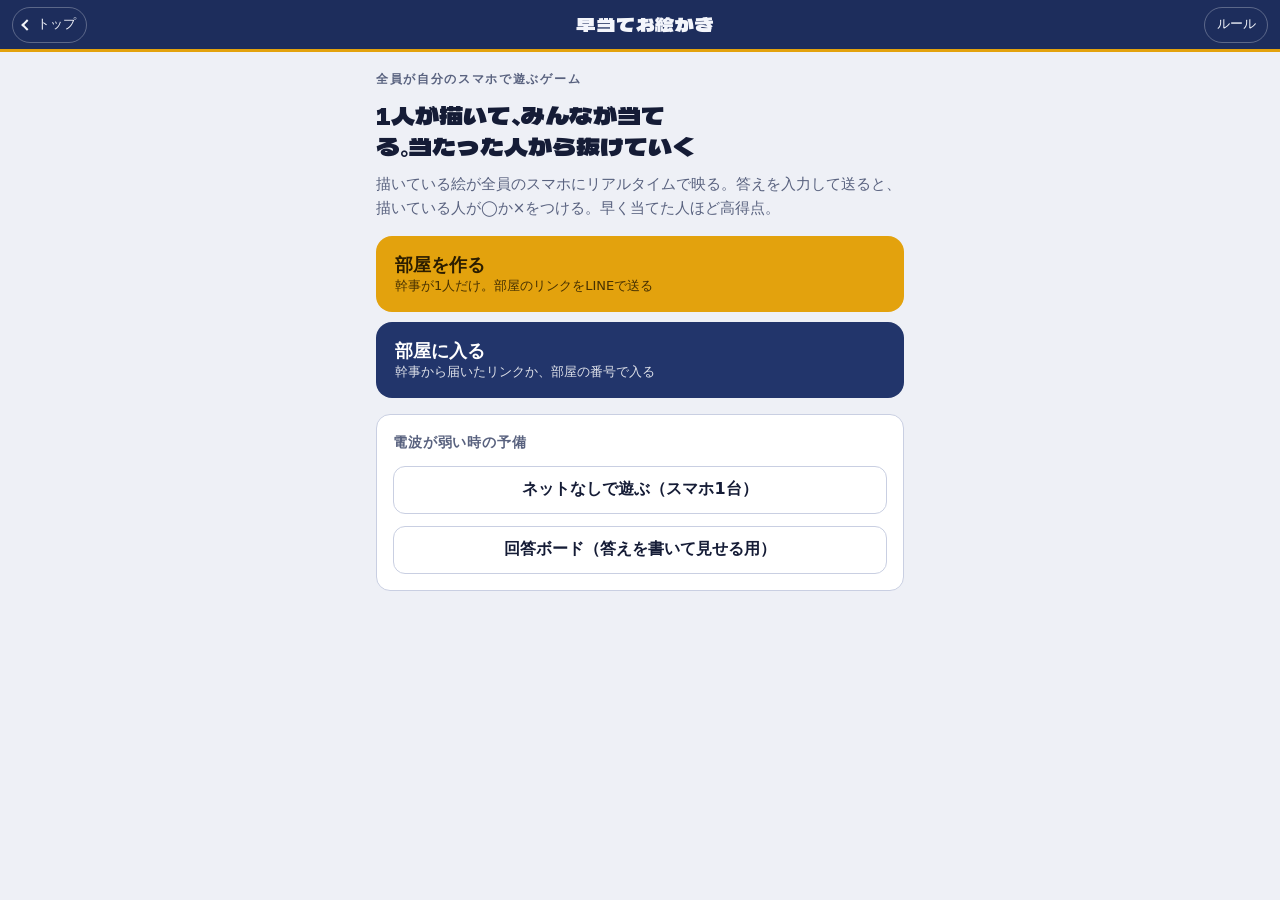
<file: hayaate.html>
<!doctype html>
<html lang="ja">
<head>
<meta charset="utf-8">
<meta name="viewport" content="width=device-width,initial-scale=1,viewport-fit=cover">
<meta name="claude:viewport-fit-sides" content="cover">
<meta name="apple-mobile-web-app-capable" content="yes">
<meta name="theme-color" content="#1d2d5c">
<title>早当てお絵かき</title>
<link rel="stylesheet" href="fonts/dela.css">
<style>
/* 旅宴ゲーム 共通スタイル
   旅館の夜：藍の浴衣 × 生ビールの金 × 木札。
   レイアウト：上に細いヘッダー、中央にゲーム、下に親指で押せる大きな操作ボタン */
:root{
  --bg:#eef0f6;
  --surface:#ffffff;
  --surface-2:#e3e7f2;
  --fg:#151c36;
  --muted:#59627f;
  --line:#c9cfe2;
  --ai:#22356b;
  --on-ai:#ffffff;
  --gold:#e3a20d;
  --gold-soft:#fbecc2;
  --on-gold:#2b1d00;
  --wood:#ead8b3;
  --wood-edge:#c4a46c;
  --on-wood:#2a2014;
  --primary:#22356b;
  --on-primary:#ffffff;
  --good:#17804f;
  --good-soft:#d9f2e5;
  --bad:#c3352b;
  --bad-soft:#fbe1de;
  --head-bg:#1d2d5c;
  --head-fg:#f3f5fb;
  --scrim:rgba(13,20,48,.55);
  --paper:#ffffff;
  --shadow:0 1px 2px rgba(21,28,54,.08),0 8px 24px rgba(21,28,54,.08);
  --f-display:"Dela Gothic One","Hiragino Maru Gothic ProN","Hiragino Sans","Noto Sans JP","Noto Sans CJK JP",sans-serif;
  --f-body:"Hiragino Maru Gothic ProN","Hiragino Sans","Noto Sans JP","Noto Sans CJK JP",system-ui,sans-serif;
  --r:14px;
}
@media (prefers-color-scheme: dark){
  :root:not([data-theme="light"]){
    --bg:#0d1430;--surface:#162047;--surface-2:#1f2b5a;--fg:#eef1fb;--muted:#a2abc9;--line:#2e3c74;
    --ai:#9db1f0;--on-ai:#0b1230;--gold:#f4bb2a;--gold-soft:#3b300f;--on-gold:#1f1500;
    --wood:#3d3323;--wood-edge:#6a5534;--on-wood:#f4e7cc;--primary:#9db1f0;--on-primary:#0b1230;
    --good:#43c98e;--good-soft:#123a2a;--bad:#ff7466;--bad-soft:#47201d;--head-bg:#0a1026;--head-fg:#eef1fb;
    --scrim:rgba(0,0,0,.6);--paper:#ffffff;--shadow:none;color-scheme:dark;
  }
}
:root[data-theme="dark"]{
  --bg:#0d1430;--surface:#162047;--surface-2:#1f2b5a;--fg:#eef1fb;--muted:#a2abc9;--line:#2e3c74;
  --ai:#9db1f0;--on-ai:#0b1230;--gold:#f4bb2a;--gold-soft:#3b300f;--on-gold:#1f1500;
  --wood:#3d3323;--wood-edge:#6a5534;--on-wood:#f4e7cc;--primary:#9db1f0;--on-primary:#0b1230;
  --good:#43c98e;--good-soft:#123a2a;--bad:#ff7466;--bad-soft:#47201d;--head-bg:#0a1026;--head-fg:#eef1fb;
  --scrim:rgba(0,0,0,.6);--paper:#ffffff;--shadow:none;color-scheme:dark;
}
*,*::before,*::after{box-sizing:border-box}
html{height:100%;padding-top:env(safe-area-inset-top,0px);padding-bottom:env(safe-area-inset-bottom,0px);-webkit-text-size-adjust:100%}
body{margin:0;min-height:100%;background:var(--bg);color:var(--fg);font-family:var(--f-body);font-size:16px;line-height:1.6;-webkit-tap-highlight-color:transparent}
body::before{content:"";position:fixed;inset:0 0 auto;height:env(safe-area-inset-top,0px);z-index:30;background:var(--head-bg)}
[hidden]{display:none!important}
img{max-width:100%}
button,input,select,textarea{font:inherit;color:inherit}
button{cursor:pointer;touch-action:manipulation}
:focus-visible{outline:3px solid var(--gold);outline-offset:2px}

/* ヘッダー */
.bar{position:sticky;top:env(safe-area-inset-top,0px);z-index:20;display:flex;align-items:center;gap:8px;min-height:52px;background:var(--head-bg);color:var(--head-fg);padding-left:max(12px,env(safe-area-inset-left,0px));padding-right:max(12px,env(safe-area-inset-right,0px));border-bottom:3px solid var(--gold)}
.bar-title{flex:1;margin:0;font-family:var(--f-display);font-weight:400;font-size:19px;letter-spacing:.04em;line-height:1.2;text-align:center;white-space:nowrap;overflow:hidden;text-overflow:ellipsis}
.bar-back,.bar-btn{flex:0 0 auto;min-width:64px;min-height:36px;display:inline-flex;align-items:center;justify-content:center;padding:4px 10px;border-radius:999px;border:1px solid rgba(255,255,255,.28);background:transparent;color:var(--head-fg);font-size:13px;text-decoration:none}
.bar-back::before{content:"";width:8px;height:8px;border-left:2px solid currentColor;border-bottom:2px solid currentColor;transform:rotate(45deg);margin-right:6px}

/* 本体 */
.wrap{max-width:560px;margin:0 auto;padding-left:max(16px,env(safe-area-inset-left,0px));padding-right:max(16px,env(safe-area-inset-right,0px));padding-block:18px 40px}
.screen{display:flex;flex-direction:column;gap:16px}
.fill-app{height:100%;display:flex;flex-direction:column}
.fill-app .wrap{flex:1;min-height:0;width:100%;display:flex;flex-direction:column}
.fill-app .screen.fill{flex:1;min-height:0}

.eyebrow{margin:0;font-size:12px;letter-spacing:.14em;color:var(--muted);font-weight:700}
.h2{margin:0;font-family:var(--f-display);font-weight:400;font-size:24px;line-height:1.3;text-wrap:balance}
.h3{margin:0;font-size:17px;font-weight:700;line-height:1.4}
.lead{margin:0;color:var(--muted);font-size:15px}
.muted{color:var(--muted)}
.small{font-size:13px}
.center{text-align:center}
.num{font-variant-numeric:tabular-nums}
.stack{display:flex;flex-direction:column;gap:10px}
.row{display:flex;gap:10px;align-items:center;flex-wrap:wrap}
.row > *{min-width:0}
.spacer{flex:1}

.panel{background:var(--surface);border:1px solid var(--line);border-radius:var(--r);padding:16px;display:flex;flex-direction:column;gap:12px}
.panel-title{margin:0;font-size:14px;font-weight:700;color:var(--muted);letter-spacing:.06em}

/* ボタン */
.btn{display:inline-flex;align-items:center;justify-content:center;gap:8px;min-height:48px;padding:10px 18px;border-radius:12px;border:1px solid var(--line);background:var(--surface);color:var(--fg);font-weight:700;font-size:16px;line-height:1.3;text-align:center;text-decoration:none;user-select:none;-webkit-user-select:none;transition:transform .08s ease,filter .15s ease}
.btn:active{transform:scale(.98)}
.btn:disabled{opacity:.45;pointer-events:none}
.btn.primary{background:var(--primary);color:var(--on-primary);border-color:transparent}
.btn.gold{background:var(--gold);color:var(--on-gold);border-color:transparent}
.btn.danger{background:var(--bad);color:#fff;border-color:transparent}
.btn.ghost{background:transparent}
.btn.big{width:100%;min-height:60px;font-size:18px;border-radius:16px}
.btn.wide{width:100%}
.btn.sm{min-height:36px;padding:6px 12px;font-size:14px;border-radius:10px}
.actions{display:flex;flex-direction:column;gap:10px}

/* 入力 */
.field{display:flex;flex-direction:column;gap:6px}
.field > label,.label{font-size:14px;font-weight:700}
.input,.textarea{width:100%;min-height:48px;padding:10px 12px;border-radius:12px;border:1px solid var(--line);background:var(--surface);font-size:17px;line-height:1.5}
.textarea{min-height:110px;resize:vertical;font-size:15px;word-break:break-all}
.input:focus,.textarea:focus{border-color:var(--ai);outline:none;box-shadow:0 0 0 3px color-mix(in srgb,var(--ai) 25%,transparent)}
.hint{margin:0;font-size:13px;color:var(--muted)}

/* セグメント */
.seg{display:flex;flex-wrap:wrap;gap:6px}
.seg button{flex:1 1 auto;min-height:42px;padding:6px 12px;border-radius:10px;border:1px solid var(--line);background:var(--surface);font-size:15px;font-weight:700;color:var(--muted)}
.seg button[aria-pressed="true"]{background:var(--ai);border-color:var(--ai);color:var(--on-ai)}

/* 人数ステッパー */
.stepper{display:inline-flex;align-items:center;border:1px solid var(--line);border-radius:12px;overflow:hidden;background:var(--surface)}
.stepper button{width:48px;height:44px;border:0;background:transparent;font-size:22px;font-weight:700}
.stepper output{min-width:56px;text-align:center;font-size:20px;font-weight:700;font-variant-numeric:tabular-nums}
.names{display:grid;grid-template-columns:repeat(2,minmax(0,1fr));gap:8px}
.name-in{min-width:0;display:flex;align-items:center;gap:6px;border:1px solid var(--line);border-radius:10px;background:var(--surface);padding-left:10px}
.name-in span{font-size:12px;color:var(--muted);font-variant-numeric:tabular-nums;min-width:1.4em}
.name-in input{flex:1;min-width:0;width:100%;border:0;background:transparent;min-height:42px;font-size:16px;padding:4px 8px 4px 0}
.name-in input:focus{outline:none}
.name-in:focus-within{border-color:var(--ai)}

/* ピル・バッジ */
.pill{display:inline-flex;align-items:center;gap:6px;padding:4px 12px;border-radius:999px;background:var(--surface-2);font-size:14px;font-weight:700;font-variant-numeric:tabular-nums}
.pill.gold{background:var(--gold);color:var(--on-gold)}
.pill.warn{background:var(--bad);color:#fff}
.tag{display:inline-block;padding:2px 8px;border-radius:6px;background:var(--gold-soft);color:var(--fg);font-size:12px;font-weight:700}

/* 大きな名前表示 */
.big-name{font-family:var(--f-display);font-weight:400;font-size:clamp(34px,11vw,52px);line-height:1.2;text-align:center;word-break:break-all;margin:0}

/* モーダル */
.modal{position:fixed;inset:0;z-index:50;background:var(--scrim);display:flex;align-items:flex-end;justify-content:center;padding:16px;padding-bottom:max(16px,env(safe-area-inset-bottom,0px))}
.modal-card{width:100%;max-width:520px;max-height:85vh;overflow:auto;background:var(--surface);color:var(--fg);border-radius:18px;padding:20px;display:flex;flex-direction:column;gap:14px;animation:rise .18s ease-out}
.modal-msg{margin:0;font-size:17px;line-height:1.6;white-space:pre-wrap}
.modal-actions{display:flex;gap:10px}
.modal-actions .btn{flex:1}
.rules h3{margin:8px 0 0;font-size:16px}
.rules p,.rules ul,.rules ol{margin:0;font-size:15px}
.rules ul,.rules ol{padding-left:1.3em}
.rules li+li{margin-top:4px}
@keyframes rise{from{transform:translateY(16px);opacity:.4}to{transform:none;opacity:1}}

/* トースト */
.toast{position:fixed;left:50%;bottom:calc(20px + env(safe-area-inset-bottom,0px));transform:translate(-50%,20px);z-index:60;max-width:calc(100% - 32px);padding:10px 16px;border-radius:12px;background:var(--fg);color:var(--bg);font-size:14px;font-weight:700;opacity:0;pointer-events:none;transition:opacity .2s,transform .2s;text-align:center}
.toast.show{opacity:1;transform:translate(-50%,0)}

/* コード表示 */
.code-box{font-family:ui-monospace,Menlo,monospace;font-size:12px;line-height:1.4;min-height:84px;max-height:140px;word-break:break-all}

@media (prefers-reduced-motion: reduce){
  *,*::before,*::after{animation-duration:.01ms!important;transition-duration:.01ms!important}
}

.m0{margin:0}
.choice-big{display:flex;flex-direction:column;align-items:flex-start;gap:2px;text-align:left;padding:16px 18px;min-height:72px}
.choice-big small{font-weight:500;font-size:13px;opacity:.85}
.status{font-size:14px;font-weight:700;margin:0}
.qrow{gap:12px;flex-wrap:wrap}
.status.ng{color:var(--bad)}
.status.ok{color:var(--good)}
.notice{background:var(--gold-soft);border-radius:12px;padding:12px 14px;font-size:14px;line-height:1.6;margin:0}
.notice.alert{background:var(--bad-soft);border:1px solid var(--bad)}

/* 部屋 */
.room{display:flex;flex-direction:column;align-items:center;gap:4px;padding:16px;border-radius:var(--r);background:var(--head-bg);color:var(--head-fg)}
.room small{font-size:12px;opacity:.8;letter-spacing:.1em}
.room-code{font-family:var(--f-display);font-size:40px;letter-spacing:.16em;line-height:1.1}
.members{list-style:none;margin:0;padding:0;display:flex;flex-wrap:wrap;gap:8px}
.members li{display:inline-flex;align-items:center;gap:6px;padding:6px 6px 6px 12px;border-radius:999px;background:var(--surface-2);font-weight:700}
.members li.me{background:var(--gold-soft)}
.members .tag-host{font-size:11px;padding:1px 6px;border-radius:6px;background:var(--ai);color:var(--on-ai)}
.members .x{width:26px;height:26px;border-radius:50%;border:1px solid var(--line);background:var(--surface);font-size:14px;line-height:1;padding:0}
.members li:not(:has(.x)){padding-right:12px}

/* お絵かき */
.topline{display:flex;align-items:center;gap:8px}
.topline .grow{flex:1;min-width:0;display:flex;flex-direction:column;line-height:1.25}
.topline .grow strong{font-size:22px;word-break:break-all}
.timer.low{background:var(--bad);color:#fff}
.board{display:block;width:100%;max-width:520px;aspect-ratio:1;margin:0 auto;background:var(--paper);border-radius:12px;border:2px solid var(--line);touch-action:none;-webkit-user-select:none;user-select:none;-webkit-touch-callout:none}
.swatches{display:flex;gap:8px;justify-content:space-between}
.sw{flex:0 0 auto;width:36px;height:36px;border-radius:50%;border:3px solid var(--surface);box-shadow:0 0 0 1px var(--line);padding:0}
.sw[aria-pressed="true"]{box-shadow:0 0 0 3px var(--fg)}
.tool-row{display:flex;gap:6px}
.tool{flex:1 1 0;min-width:0;min-height:40px;border-radius:10px;border:1px solid var(--line);background:var(--surface);font-size:12px;font-weight:700;display:flex;align-items:center;justify-content:center;gap:4px;padding:2px;white-space:nowrap}
.tool[aria-pressed="true"]{background:var(--ai);border-color:var(--ai);color:var(--on-ai)}
.dot{display:inline-block;border-radius:50%;background:currentColor}
.count{font-size:13px;font-weight:700;color:var(--muted)}

/* 回答（描く人側） */
.inbox{list-style:none;margin:0;padding:0;display:flex;flex-direction:column;gap:8px}
.inbox li{display:grid;grid-template-columns:minmax(0,1fr) auto auto;gap:8px;align-items:center;padding:8px 8px 8px 12px;border-radius:12px;background:var(--surface);border:1px solid var(--line);animation:rise .2s ease-out}
.inbox .who{font-size:12px;color:var(--muted);font-weight:700}
.inbox .ans{font-size:19px;font-weight:700;word-break:break-all;line-height:1.3}
.inbox .ok,.inbox .ng{width:52px;height:44px;border-radius:10px;border:0;font-size:22px;font-weight:700}
.inbox .ok{background:var(--good);color:#fff}
.inbox .ng{background:var(--surface-2);color:var(--fg)}
.inbox li.done{opacity:.55}
.inbox li.done .ok,.inbox li.done .ng{display:none}
.inbox .res{font-weight:700;font-size:14px}
.empty{color:var(--muted);font-size:14px;margin:0}
.queue{position:sticky;top:calc(env(safe-area-inset-top,0px) + 56px);z-index:15;display:grid;grid-template-columns:minmax(0,1fr) auto auto;gap:8px;align-items:center;padding:8px 8px 8px 12px;border-radius:14px;background:var(--gold-soft);border:2px solid var(--gold);box-shadow:var(--shadow)}
.queue .who{font-size:12px;color:var(--muted);font-weight:700}
.queue .ans{font-size:22px;font-weight:700;line-height:1.25;word-break:break-all}
.queue .ok,.queue .ng{width:60px;height:52px;border-radius:12px;border:0;font-size:26px;font-weight:700}
.queue .ok{background:var(--good);color:#fff}
.queue .ng{background:var(--surface);color:var(--fg)}
.queue .more{grid-column:1 / -1;font-size:12px;color:var(--muted);font-weight:700}

/* 回答（当てる人側） */
.answer-row{display:flex;gap:8px}
.answer-row .input{flex:1;min-width:0}
.answer-row .btn{flex:0 0 auto}
.mine{list-style:none;margin:0;padding:0;display:flex;flex-direction:column;gap:6px}
.mine li{display:flex;align-items:center;gap:8px;font-size:15px}
.mine .st{flex:0 0 auto;min-width:3.5em;text-align:center;padding:2px 8px;border-radius:8px;font-size:12px;font-weight:700;background:var(--surface-2)}
.mine .st.ok{background:var(--good);color:#fff}
.mine .st.ng{background:var(--bad-soft);color:var(--bad)}
.mine .tx{word-break:break-all}
.won{display:flex;flex-direction:column;align-items:center;gap:4px;padding:14px;border-radius:var(--r);background:var(--good-soft);text-align:center}
.won .big{font-family:var(--f-display);font-size:30px;color:var(--good);line-height:1.2}
.got{list-style:none;margin:0;padding:0;display:flex;flex-wrap:wrap;gap:6px}
.got li{padding:3px 10px;border-radius:999px;background:var(--good-soft);color:var(--good);font-size:13px;font-weight:700}

/* 結果 */
.topic-big{font-family:var(--f-display);font-size:30px;text-align:center;margin:0;line-height:1.3;word-break:break-all}
.ranks{list-style:none;margin:0;padding:0;display:flex;flex-direction:column;gap:8px}
.ranks li{display:grid;grid-template-columns:3em minmax(0,1fr) auto;align-items:center;gap:10px;padding:10px 14px;border-radius:12px;background:var(--surface);border:1px solid var(--line)}
.ranks .pos{font-family:var(--f-display);font-size:18px;color:var(--muted)}
.ranks .nm{font-weight:700;font-size:17px;word-break:break-all}
.ranks .sc{font-weight:700;font-variant-numeric:tabular-nums}
.ranks .plus{color:var(--good);font-size:13px;margin-left:4px}
.ranks li.top{background:var(--gold);color:var(--on-gold);border-color:transparent}
.ranks li.top .pos{color:var(--on-gold)}
.ranks li.miss .sc{color:var(--muted)}
.batsu{margin:0;padding:10px 14px;border-radius:12px;background:var(--gold-soft);font-weight:700;text-align:center}

/* ネットなしモード */
.tapnames{display:grid;grid-template-columns:repeat(2,minmax(0,1fr));gap:8px}
.tapnames .btn{min-height:48px;word-break:break-all}
.tapnames .btn.hit{background:var(--good);color:#fff;border-color:transparent}
.board-text{min-height:46vh;font-size:clamp(40px,14vw,72px);font-weight:700;line-height:1.25;text-align:center;word-break:break-all;display:flex;align-items:center;justify-content:center;padding:16px;border-radius:var(--r);background:var(--surface);border:2px solid var(--line)}

/* 暗号化・通信ログ */
.lk{width:1em;height:1em;vertical-align:-.12em;flex:0 0 auto}
.lockpill{display:inline-flex;align-items:center;gap:6px;margin-top:6px;padding:6px 14px;border-radius:999px;border:1px solid rgba(255,255,255,.35);background:rgba(255,255,255,.12);color:inherit;font:inherit;font-size:13px;font-weight:700}
.lockbtn{flex:0 0 auto;width:40px;height:40px;border-radius:12px;border:1px solid var(--line);background:var(--surface);color:var(--good);font-size:18px;display:flex;align-items:center;justify-content:center;padding:0}
.secure{background:var(--good-soft);border-color:transparent}
.logv{gap:12px}
.logv .secbox{padding:12px 14px;border-radius:12px;background:var(--good-soft)}
.logv .secbox .on{font-weight:700;color:var(--good);display:flex;align-items:center;gap:6px}
.logv .kv{display:grid;grid-template-columns:minmax(0,1fr);gap:2px;margin:8px 0 0;font-size:13px}
.logv .kv dt{font-weight:700;color:var(--muted);font-size:12px;margin-top:6px}
.logv .kv dd{margin:0;word-break:break-all}
.logv .seg button{flex:1 1 0;min-width:0;padding:6px;font-size:13px}
.rules .loglist{padding-left:0}
.rules .loglist li+li{margin-top:0}
.logv .mono,.logv .wire{font-family:ui-monospace,Menlo,monospace;font-size:11px;word-break:break-all;line-height:1.45}
.logv .verdict{margin:0;padding:10px 12px;border-radius:12px;font-weight:700;font-size:14px}
.logv .verdict.ok{background:var(--surface-2)}
.logv .verdict.warn{background:var(--bad-soft);color:var(--bad)}
.logv .stats{display:grid;grid-template-columns:repeat(3,minmax(0,1fr));gap:8px}
.logv .stats div{padding:8px;border-radius:12px;background:var(--surface-2);text-align:center;font-size:12px}
.logv .stats b{display:block;font-size:20px}
.logv h3{margin:4px 0 0;font-size:15px}
.loglist{list-style:none;margin:0;padding:0;display:flex;flex-direction:column;gap:6px}
.loglist li{display:grid;grid-template-columns:auto auto minmax(0,1fr);gap:8px;align-items:start;padding:8px 10px;border-radius:10px;background:var(--surface-2);font-size:13px}
.loglist .tm{color:var(--muted);font-variant-numeric:tabular-nums}
.loglist .dir{font-size:11px;font-weight:700;padding:1px 6px;border-radius:6px;background:var(--surface)}
.loglist li.tx .dir{background:var(--ai);color:var(--on-ai)}
.loglist li.ng{background:var(--bad-soft)}
.loglist li.ng .dir{background:var(--bad);color:#fff}
.loglist .k{font-weight:700}
.loglist.people li{grid-template-columns:auto minmax(0,1fr)}

/* 通信状態 */
.netpill{position:fixed;left:50%;transform:translateX(-50%);top:calc(env(safe-area-inset-top,0px) + 60px);z-index:35;padding:6px 14px;border-radius:999px;background:var(--bad);color:#fff;font-size:13px;font-weight:700;box-shadow:var(--shadow)}
</style>
</head>
<body>
<header class="bar">
  <a class="bar-back" href="index.html">トップ</a>
  <h1 class="bar-title">早当てお絵かき</h1>
  <button class="bar-btn" id="helpBtn" type="button">ルール</button>
</header>
<div class="netpill" id="netPill" role="status" hidden>通信が切れた。つなぎ直してるよ…</div>

<main class="wrap">
  <!-- はじめ -->
  <section id="sHome" class="screen">
    <div class="stack">
      <p class="eyebrow">全員が自分のスマホで遊ぶゲーム</p>
      <h2 class="h2">1人が描いて、みんなが当てる。当たった人から抜けていく</h2>
      <p class="lead">描いている絵が全員のスマホにリアルタイムで映る。答えを入力して送ると、描いている人が◯か×をつける。早く当てた人ほど高得点。</p>
    </div>
    <p class="notice alert" id="frameNotice" hidden>claude.ai の中では通信ができないから、この部屋モードは使えないよ。ゲームのURLを Safari で開いてね。「ネットなしで遊ぶ」はここでも使える。</p>
    <div id="resumeBox" class="panel" hidden>
      <p class="m0" id="resumeText"></p>
      <button class="btn primary" id="resumeBtn" type="button">さっきの部屋にもどる</button>
    </div>
    <div class="actions">
      <button class="btn big gold choice-big" id="goCreate" type="button">部屋を作る<small>幹事が1人だけ。部屋のリンクをLINEで送る</small></button>
      <button class="btn big primary choice-big" id="goJoin" type="button">部屋に入る<small>幹事から届いたリンクか、部屋の番号で入る</small></button>
    </div>
    <div class="panel">
      <p class="panel-title">電波が弱い時の予備</p>
      <button class="btn wide" id="goOffline" type="button">ネットなしで遊ぶ（スマホ1台）</button>
      <button class="btn wide ghost" id="goBoard" type="button">回答ボード（答えを書いて見せる用）</button>
    </div>
  </section>

  <!-- 部屋を作る -->
  <section id="sCreate" class="screen" hidden>
    <div class="stack"><p class="eyebrow">幹事</p><h2 class="h2">部屋を作る</h2></div>
    <div class="field"><label for="cName">あなたの名前</label><input id="cName" class="input" maxlength="10" autocomplete="off" placeholder="あだ名でOK（本名は入れなくていい）"></div>
    <button class="btn big gold" id="createBtn" type="button">部屋を作る</button>
    <p class="status" id="createStatus" role="status"></p>
    <button class="btn wide ghost" type="button" data-home>はじめの画面へ</button>
  </section>

  <!-- 部屋に入る -->
  <section id="sJoin" class="screen" hidden>
    <div class="stack"><p class="eyebrow">参加</p><h2 class="h2">部屋に入る</h2></div>
    <div class="panel secure" id="jRoomBox" hidden>
      <p class="m0">部屋 <b class="num" id="jRoom">-----</b> に入るよ</p>
      <p class="m0 small"><svg class="lk" viewBox="0 0 16 16" aria-hidden="true"><rect x="3" y="7" width="10" height="7.5" rx="1.6" fill="currentColor"/><path d="M5.2 7V5.2a2.8 2.8 0 0 1 5.6 0V7" fill="none" stroke="currentColor" stroke-width="1.7"/></svg> 鍵はリンクに入ってた。この部屋のやりとりは全部暗号化される。</p>
    </div>
    <div class="field" id="jLinkField"><label for="jLink">幹事から届いたリンク</label>
      <textarea id="jLink" class="textarea" rows="3" autocomplete="off" autocapitalize="off" spellcheck="false" placeholder="LINEのメッセージを長押し →「コピー」→ ここに貼り付け"></textarea>
      <p class="hint">部屋の番号だけでは入れないよ（鍵がリンクの中にあるから）。いちばん簡単なのは、LINEで届いたリンクをタップすること。</p>
    </div>
    <div class="field"><label for="jName">あなたの名前</label><input id="jName" class="input" maxlength="10" autocomplete="off" placeholder="あだ名でOK（本名は入れなくていい）"></div>
    <button class="btn big primary" id="joinBtn" type="button">入る</button>
    <p class="status" id="joinStatus" role="status"></p>
    <button class="btn wide ghost" type="button" data-home>はじめの画面へ</button>
  </section>

  <!-- 待合室 -->
  <section id="sLobby" class="screen" hidden>
    <div class="room"><small>部屋の番号</small><span class="room-code" id="lCode">-----</span>
      <button class="lockpill js-log" type="button"><svg class="lk" viewBox="0 0 16 16" aria-hidden="true"><rect x="3" y="7" width="10" height="7.5" rx="1.6" fill="currentColor"/><path d="M5.2 7V5.2a2.8 2.8 0 0 1 5.6 0V7" fill="none" stroke="currentColor" stroke-width="1.7"/></svg>暗号化中 ・ 通信ログを見る</button></div>
    <div class="panel" id="lShare" hidden>
      <p class="panel-title">みんなを呼ぶ</p>
      <p class="m0 small">このリンクをLINEのグループに送ってね。タップすると、そのままこの部屋に入れる。</p>
      <p class="m0 small"><b>リンクには部屋の鍵が入ってる。</b>グループの外には出さないでね。部屋の番号だけでは入れないよ。</p>
      <textarea class="textarea code-box" id="lLink" readonly aria-label="部屋のリンク"></textarea>
      <div class="row"><button class="btn primary" id="lShareBtn" type="button">LINEなどで送る</button><button class="btn" id="lCopyBtn" type="button">コピー</button></div>
    </div>
    <div class="panel">
      <p class="panel-title" id="lCount">集まった人</p>
      <ul class="members" id="lMembers"></ul>
      <p class="hint" id="lPlan">この順番で絵を描いていくよ。</p>
    </div>
    <div class="panel" id="lSettings" hidden>
      <p class="panel-title">ルール設定</p>
      <div class="field"><span class="label">描く時間</span>
        <div class="seg" id="optDur"><button type="button" data-v="60">60秒</button><button type="button" data-v="90">90秒</button><button type="button" data-v="120">120秒</button></div>
      </div>
      <div class="field"><span class="label">問題数</span>
        <div class="row qrow"><div class="stepper" id="optQStep"><button type="button" data-d="-1" aria-label="1問へらす">−</button><output class="num" id="optQOut">10</output><button type="button" data-d="1" aria-label="1問ふやす">+</button></div><span class="hint">5〜50問。1問ずつ変えられる</span></div>
        <div class="seg" id="optQSeg"><button type="button" data-v="5">5問</button><button type="button" data-v="10">10問</button><button type="button" data-v="15">15問</button><button type="button" data-v="20">20問</button><button type="button" data-v="30">30問</button></div>
        <p class="hint m0" id="optQPlan"></p>
      </div>
      <div class="field"><span class="label">お題のジャンル</span>
        <div class="seg" id="optGenre"><button type="button" data-v="all">ぜんぶ</button><button type="button" data-v="animal">動物</button><button type="button" data-v="food">食べ物</button><button type="button" data-v="ride">乗り物・まち</button><button type="button" data-v="thing">家・学校</button><button type="button" data-v="play">スポーツ・あそび</button><button type="button" data-v="nature">自然・季節</button><button type="button" data-v="people">おしごと・人</button><button type="button" data-v="trip">旅</button><button type="button" data-v="party">宴会</button></div>
      </div>
    </div>
    <button class="btn big gold" id="startBtn" type="button" hidden>スタート</button>
    <p class="notice" id="lWait" hidden>幹事がスタートするのを待ってね。画面はつけたままにしておこう。</p>
    <button class="btn wide ghost" id="leaveBtn" type="button">部屋を出る</button>
  </section>

  <!-- 描く人 -->
  <section id="sDraw" class="screen" hidden>
    <div class="topline">
      <div class="grow"><span class="eyebrow" id="dEye">あなたが描く番。お題は</span><strong id="dTopic">-</strong></div>
      <button class="lockbtn js-log" type="button" aria-label="通信ログ（暗号化中）"><svg class="lk" viewBox="0 0 16 16" aria-hidden="true"><rect x="3" y="7" width="10" height="7.5" rx="1.6" fill="currentColor"/><path d="M5.2 7V5.2a2.8 2.8 0 0 1 5.6 0V7" fill="none" stroke="currentColor" stroke-width="1.7"/></svg></button>
      <span class="pill timer num" id="dTimer">90</span>
    </div>
    <div class="queue" id="dQueue" hidden aria-live="polite">
      <div><div class="who" id="qWho"></div><div class="ans" id="qAns"></div></div>
      <button class="ok" id="qOk" type="button" aria-label="正解">◯</button>
      <button class="ng" id="qNg" type="button" aria-label="ちがう">×</button>
      <span class="more" id="qMore"></span>
    </div>
    <canvas class="board" id="dBoard" width="1000" height="1000" aria-label="お絵かきエリア。指でなぞって描く"></canvas>
    <div class="swatches" id="swatches" role="group" aria-label="ペンの色"></div>
    <div class="tool-row">
      <button class="tool" type="button" data-size="8" aria-label="細いペン"><span class="dot" style="width:5px;height:5px"></span>細</button>
      <button class="tool" type="button" data-size="16" aria-label="ふつうのペン"><span class="dot" style="width:9px;height:9px"></span>中</button>
      <button class="tool" type="button" data-size="34" aria-label="太いペン"><span class="dot" style="width:14px;height:14px"></span>太</button>
      <button class="tool" type="button" id="eraser" aria-pressed="false">消しゴム</button>
      <button class="tool" type="button" id="undo">戻す</button>
      <button class="tool" type="button" id="clearAll">全消し</button>
    </div>
    <div class="panel">
      <div class="row"><p class="panel-title m0">届いた答え</p><span class="spacer"></span><span class="count" id="dCount"></span></div>
      <p class="hint">合ってたら◯、ちがったら×。◯の人はそこで抜けるよ。</p>
      <ul class="inbox" id="dInbox"></ul>
      <p class="empty" id="dEmpty">まだ答えは届いてないよ。</p>
    </div>
    <button class="btn wide" id="endRoundBtn" type="button">この問題を終える</button>
  </section>

  <!-- 当てる人 -->
  <section id="sGuess" class="screen" hidden>
    <div class="topline">
      <div class="grow"><span class="eyebrow" id="gEye">いま描いてるのは</span><strong id="gDrawer">-</strong></div>
      <button class="lockbtn js-log" type="button" aria-label="通信ログ（暗号化中）"><svg class="lk" viewBox="0 0 16 16" aria-hidden="true"><rect x="3" y="7" width="10" height="7.5" rx="1.6" fill="currentColor"/><path d="M5.2 7V5.2a2.8 2.8 0 0 1 5.6 0V7" fill="none" stroke="currentColor" stroke-width="1.7"/></svg></button>
      <span class="pill timer num" id="gTimer">90</span>
    </div>
    <canvas class="board" id="gBoard" width="1000" height="1000" aria-label="描いている絵"></canvas>
    <div id="gWon" class="won" hidden><span class="big" id="gWonBig">正解！</span><span id="gWonSub"></span></div>
    <div id="gForm" class="stack">
      <div class="answer-row">
        <input id="gInput" class="input" maxlength="20" autocomplete="off" enterkeyhint="send" placeholder="何の絵？" aria-label="答え">
        <button class="btn primary" id="gSend" type="button">送る</button>
      </div>
      <p class="hint">何回でも送れるよ。ちがったら×が返ってくる。</p>
    </div>
    <div class="panel">
      <p class="panel-title" id="gGotTitle">当たった人</p>
      <ul class="got" id="gGot"></ul>
      <p class="empty" id="gGotEmpty">まだ誰も当ててないよ。</p>
    </div>
    <div class="panel"><p class="panel-title">あなたの答え</p><ul class="mine" id="gMine"></ul><p class="empty" id="gMineEmpty">まだ送ってないよ。</p></div>
  </section>

  <!-- ラウンド結果 -->
  <section id="sReveal" class="screen" hidden>
    <p class="eyebrow center m0" id="rRound">結果</p>
    <p class="topic-big" id="rTopic">-</p>
    <p class="center m0 lead" id="rDrawer"></p>
    <canvas class="board" id="rBoard" width="1000" height="1000" aria-label="描いた絵"></canvas>
    <div class="panel"><p class="panel-title">この問題の点数</p><ol class="ranks" id="rGain"></ol></div>
    <div class="panel"><p class="panel-title">合計</p><ol class="ranks" id="rTotal"></ol></div>
    <button class="btn big gold" id="nextBtn" type="button" hidden>次の問題へ</button>
    <p class="notice" id="rWait" hidden>幹事が次へ進めるのを待ってね。</p>
    <button class="btn wide ghost js-log" id="rLog" type="button"><svg class="lk" viewBox="0 0 16 16" aria-hidden="true"><rect x="3" y="7" width="10" height="7.5" rx="1.6" fill="currentColor"/><path d="M5.2 7V5.2a2.8 2.8 0 0 1 5.6 0V7" fill="none" stroke="currentColor" stroke-width="1.7"/></svg> 通信ログを見る</button>
  </section>

  <!-- 最終結果 -->
  <section id="sFinal" class="screen" hidden>
    <div class="stack"><p class="eyebrow">最終結果</p><h2 class="h2" id="fTitle">優勝は…</h2></div>
    <ol class="ranks" id="fRank"></ol>
    <p class="batsu" id="fBatsu"></p>
    <button class="btn big primary" id="againBtn" type="button" hidden>もう1周（点数は引きつぐ）</button>
    <button class="btn wide" id="resetBtn" type="button" hidden>点数をリセットして最初から</button>
    <p class="notice" id="fWait" hidden>幹事が次をどうするか決めるのを待ってね。</p>
    <button class="btn wide danger" id="closeBtn" type="button" hidden>部屋を閉じて終わる（サーバーの保存分も消す）</button>
    <button class="btn wide" id="fLeave" type="button" hidden>部屋を出る</button>
    <button class="btn wide ghost js-log" id="fLog" type="button"><svg class="lk" viewBox="0 0 16 16" aria-hidden="true"><rect x="3" y="7" width="10" height="7.5" rx="1.6" fill="currentColor"/><path d="M5.2 7V5.2a2.8 2.8 0 0 1 5.6 0V7" fill="none" stroke="currentColor" stroke-width="1.7"/></svg> 通信ログを見る</button>
    <button class="btn wide ghost" id="fHome" type="button" hidden>はじめの画面へ</button>
  </section>

  <!-- ネットなし：準備 -->
  <section id="sOffSetup" class="screen" hidden>
    <div class="stack"><p class="eyebrow">ネットなしで遊ぶ</p><h2 class="h2">スマホ1台でやる</h2>
    <p class="lead">描く人がこのスマホで描いて、みんなに画面を見せる。当てる人は自分のスマホの「回答ボード」に答えを書いて、描く人にだけ見せる。合ってたら描く人がその人の名前をタップ。</p></div>
    <div class="panel"><p class="panel-title">メンバー（この順番で描く）</p><div id="offPlayers" class="stack"></div></div>
    <div class="panel">
      <div class="field"><span class="label">描く時間</span>
        <div class="seg" id="offDur"><button type="button" data-v="60">60秒</button><button type="button" data-v="90">90秒</button><button type="button" data-v="120">120秒</button></div>
      </div>
      <div class="field"><span class="label">問題数</span>
        <div class="row qrow"><div class="stepper" id="offQStep"><button type="button" data-d="-1" aria-label="1問へらす">−</button><output class="num" id="offQOut">10</output><button type="button" data-d="1" aria-label="1問ふやす">+</button></div><span class="hint">5〜50問。1問ずつ変えられる</span></div>
        <div class="seg" id="offQSeg"><button type="button" data-v="5">5問</button><button type="button" data-v="10">10問</button><button type="button" data-v="15">15問</button><button type="button" data-v="20">20問</button><button type="button" data-v="30">30問</button></div>
        <p class="hint m0" id="offQPlan"></p>
      </div>
      <div class="field"><span class="label">お題のジャンル</span>
        <div class="seg" id="offGenre"><button type="button" data-v="all">ぜんぶ</button><button type="button" data-v="animal">動物</button><button type="button" data-v="food">食べ物</button><button type="button" data-v="ride">乗り物・まち</button><button type="button" data-v="thing">家・学校</button><button type="button" data-v="play">スポーツ・あそび</button><button type="button" data-v="nature">自然・季節</button><button type="button" data-v="people">おしごと・人</button><button type="button" data-v="trip">旅</button><button type="button" data-v="party">宴会</button></div>
      </div>
    </div>
    <button class="btn big gold" id="offStart" type="button">スタート</button>
    <button class="btn wide ghost" type="button" data-home>はじめの画面へ</button>
  </section>

  <!-- ネットなし：交代 -->
  <section id="sOffHand" class="screen" hidden>
    <p class="eyebrow center m0">次に描く人</p>
    <p class="big-name" id="ohName">-</p>
    <div class="panel center"><p class="m0">スマホを受け取ったら、自分だけでお題を見てね。</p></div>
    <button class="btn big primary" id="ohGo" type="button">お題を見てスタート</button>
  </section>

  <!-- ネットなし：描く -->
  <section id="sOffDraw" class="screen" hidden>
    <div class="topline">
      <div class="grow"><span class="eyebrow" id="odWho">描く人</span><strong id="odTopic">-</strong></div>
      <span class="pill timer num" id="odTimer">90</span>
    </div>
    <canvas class="board" id="oBoard" width="1000" height="1000" aria-label="お絵かきエリア"></canvas>
    <div class="tool-row">
      <button class="tool" type="button" id="oEraser" aria-pressed="false">消しゴム</button>
      <button class="tool" type="button" id="oUndo">戻す</button>
      <button class="tool" type="button" id="oClear">全消し</button>
    </div>
    <div class="panel">
      <p class="panel-title">当てた人を、当てた順にタップ</p>
      <div class="tapnames" id="odNames"></div>
      <button class="btn sm ghost" id="odUndoTap" type="button">最後のタップを取り消す</button>
    </div>
    <button class="btn wide" id="odEnd" type="button">この問題を終える</button>
  </section>

  <!-- 回答ボード -->
  <section id="sBoard" class="screen" hidden>
    <div class="board-text" id="bText" aria-live="polite">ここに答えが大きく出るよ</div>
    <div class="answer-row"><input id="bInput" class="input" maxlength="20" autocomplete="off" placeholder="答えを入力" aria-label="答え"><button class="btn" id="bClear" type="button">消す</button></div>
    <p class="hint">書いたら画面を描く人にだけ見せてね。</p>
    <button class="btn wide ghost" type="button" data-home>はじめの画面へ</button>
  </section>
</main>

<script>
/* 旅宴ゲーム 共通スクリプト（ネット不要で動く部品だけ） */
const $ = (s, r = document) => r.querySelector(s);
const $$ = (s, r = document) => [...r.querySelectorAll(s)];

function h(tag, props, ...kids) {
  const e = document.createElement(tag);
  for (const [k, v] of Object.entries(props || {})) {
    if (v == null || v === false) continue;
    if (k === 'class') e.className = v;
    else if (k === 'text') e.textContent = v;
    else if (k === 'html') e.innerHTML = v;
    else if (k.startsWith('on') && typeof v === 'function') e.addEventListener(k.slice(2), v);
    else if (k === 'style') e.style.cssText = v;
    else e.setAttribute(k, v === true ? '' : v);
  }
  for (const kid of kids.flat(Infinity)) {
    if (kid == null || kid === false) continue;
    e.append(kid.nodeType ? kid : document.createTextNode(String(kid)));
  }
  return e;
}

/* 端末内の保存（使えない環境でも落ちない） */
const store = {
  get(k, d) { try { const v = localStorage.getItem(k); return v == null ? d : JSON.parse(v); } catch (e) { return d; } },
  set(k, v) { try { localStorage.setItem(k, JSON.stringify(v)); return true; } catch (e) { return false; } },
  del(k) { try { localStorage.removeItem(k); } catch (e) {} }
};

/* 合言葉から毎回同じ乱数を作る */
function hashStr(str) {
  let h1 = 1779033703, h2 = 3144134277, h3 = 1013904242, h4 = 2773480762;
  for (let i = 0, k; i < str.length; i++) {
    k = str.charCodeAt(i);
    h1 = h2 ^ Math.imul(h1 ^ k, 597399067);
    h2 = h3 ^ Math.imul(h2 ^ k, 2869860233);
    h3 = h4 ^ Math.imul(h3 ^ k, 951274213);
    h4 = h1 ^ Math.imul(h4 ^ k, 2716044179);
  }
  h1 = Math.imul(h3 ^ (h1 >>> 18), 597399067);
  h2 = Math.imul(h4 ^ (h2 >>> 22), 2869860233);
  return ((h1 ^ h2) >>> 0);
}
function rng(seed) {
  let a = typeof seed === 'number' ? seed >>> 0 : hashStr(String(seed));
  return function () {
    a |= 0; a = (a + 0x6D2B79F5) | 0;
    let t = Math.imul(a ^ (a >>> 15), 1 | a);
    t = (t + Math.imul(t ^ (t >>> 7), 61 | t)) ^ t;
    return ((t ^ (t >>> 14)) >>> 0) / 4294967296;
  };
}
function shuffle(arr, rand = Math.random) {
  const a = arr.slice();
  for (let i = a.length - 1; i > 0; i--) { const j = Math.floor(rand() * (i + 1)); [a[i], a[j]] = [a[j], a[i]]; }
  return a;
}
function pick(arr, rand = Math.random) { return arr[Math.floor(rand() * arr.length)]; }
function randomId(len = 6) {
  const cs = 'ABCDEFGHJKLMNPQRSTUVWXYZ23456789';
  let s = '';
  const buf = new Uint32Array(len);
  (window.crypto || {}).getRandomValues ? crypto.getRandomValues(buf) : buf.forEach((_, i) => buf[i] = Math.random() * 1e9);
  for (let i = 0; i < len; i++) s += cs[buf[i] % cs.length];
  return s;
}
const clamp = (v, a, b) => Math.max(a, Math.min(b, v));

/* LINEで送れる「コード」にする（圧縮→base64url、最後に ~） */
function b64u(bytes) {
  let s = '';
  for (let i = 0; i < bytes.length; i += 0x8000) s += String.fromCharCode.apply(null, bytes.subarray(i, i + 0x8000));
  return btoa(s).replace(/\+/g, '-').replace(/\//g, '_').replace(/=+$/, '');
}
function unb64u(str) {
  str = str.replace(/-/g, '+').replace(/_/g, '/');
  while (str.length % 4) str += '=';
  const bin = atob(str);
  const b = new Uint8Array(bin.length);
  for (let i = 0; i < bin.length; i++) b[i] = bin.charCodeAt(i);
  return b;
}
async function pipeBytes(bytes, stream) {
  const s = new Blob([bytes]).stream().pipeThrough(stream);
  return new Uint8Array(await new Response(s).arrayBuffer());
}
async function encodeCode(prefix, obj) {
  const raw = new TextEncoder().encode(JSON.stringify(obj));
  if (typeof CompressionStream !== 'undefined') {
    try {
      const z = await pipeBytes(raw, new CompressionStream('deflate-raw'));
      if (z.length < raw.length) return prefix + '.z' + b64u(z) + '~';
    } catch (e) {}
  }
  return prefix + '.r' + b64u(raw) + '~';
}
/* 貼り付けた文章からコードを全部取り出す（LINEの名前や時刻が混ざってもOK） */
async function decodeCodes(text, prefix) {
  const flat = String(text || '').replace(/\s+/g, '');
  const re = new RegExp(prefix.replace(/\./g, '\\.') + '\\.([zr])([A-Za-z0-9_-]+)~', 'g');
  const out = [];
  let m;
  while ((m = re.exec(flat))) {
    try {
      let bytes = unb64u(m[2]);
      if (m[1] === 'z') {
        if (typeof DecompressionStream === 'undefined') throw new Error('old');
        bytes = await pipeBytes(bytes, new DecompressionStream('deflate-raw'));
      }
      out.push(JSON.parse(new TextDecoder().decode(bytes)));
    } catch (e) { out.push({ __error: e.message === 'old' ? 'old' : 'broken' }); }
  }
  return out;
}

/* 画面の切り替え */
function show(id) {
  $$('.screen').forEach(s => { s.hidden = s.id !== id; });
  window.scrollTo(0, 0);
}

/* トースト・確認ダイアログ（ブラウザの confirm は使わない） */
function toast(msg, ms = 2200) {
  let t = $('#toast');
  if (!t) { t = h('div', { id: 'toast', class: 'toast', role: 'status', 'aria-live': 'polite' }); document.body.append(t); }
  t.textContent = msg;
  t.classList.add('show');
  clearTimeout(t._t);
  t._t = setTimeout(() => t.classList.remove('show'), ms);
}
function ask(msg, opt = {}) {
  const { ok = 'OK', cancel = 'やめる', danger = false } = opt;
  return new Promise(res => {
    const prev = document.activeElement;
    const close = v => { dlg.remove(); if (prev && prev.focus) prev.focus(); res(v); };
    const okBtn = h('button', { class: 'btn ' + (danger ? 'danger' : 'primary'), onclick: () => close(true) }, ok);
    const dlg = h('div', { class: 'modal', role: 'dialog', 'aria-modal': 'true', onclick: e => { if (e.target === dlg && cancel) close(false); } },
      h('div', { class: 'modal-card' },
        h('p', { class: 'modal-msg' }, msg),
        h('div', { class: 'modal-actions' }, cancel ? h('button', { class: 'btn', onclick: () => close(false) }, cancel) : null, okBtn)));
    document.body.append(dlg);
    okBtn.focus();
  });
}
function sheet(title, bodyNode) {
  const dlg = h('div', { class: 'modal', role: 'dialog', 'aria-modal': 'true', 'aria-label': title, onclick: e => { if (e.target === dlg) dlg.remove(); } },
    h('div', { class: 'modal-card rules' },
      h('h2', { class: 'h2' }, title),
      bodyNode,
      h('button', { class: 'btn primary wide', onclick: () => dlg.remove() }, 'とじる')));
  document.body.append(dlg);
  $('button', dlg).focus();
}

/* コピー・共有 */
async function copyText(text, fallbackEl) {
  try {
    await navigator.clipboard.writeText(text);
    toast('コピーした！LINEに貼りつけて送ってね');
    return true;
  } catch (e) {
    if (fallbackEl) { fallbackEl.focus(); fallbackEl.select(); try { fallbackEl.setSelectionRange(0, text.length); } catch (_) {} }
    toast('自動でコピーできなかったから、文字を長押しして「コピー」してね', 3600);
    return false;
  }
}
async function shareText(text, fallbackEl) {
  if (navigator.share) {
    try { await navigator.share({ text }); return true; }
    catch (e) { if (e && e.name === 'AbortError') return false; }
  }
  return copyText(text, fallbackEl);
}

/* 効果音（最初のタップ後に鳴る） */
const Sound = (() => {
  let ctx = null;
  let on = store.get('tabi.sound', true);
  function ac() {
    if (!on) return null;
    if (!ctx) { const C = window.AudioContext || window.webkitAudioContext; if (!C) return null; try { ctx = new C(); } catch (e) { return null; } }
    if (ctx.state === 'suspended') ctx.resume();
    return ctx;
  }
  function tone(freq, dur = 0.12, type = 'sine', vol = 0.2, when = 0) {
    const c = ac(); if (!c) return;
    const o = c.createOscillator(), g = c.createGain();
    o.type = type; o.frequency.value = freq;
    const t = c.currentTime + when;
    g.gain.setValueAtTime(0.0001, t);
    g.gain.exponentialRampToValueAtTime(vol, t + 0.01);
    g.gain.exponentialRampToValueAtTime(0.0001, t + dur);
    o.connect(g).connect(c.destination);
    o.start(t); o.stop(t + dur + 0.03);
  }
  function noise(dur = 0.3, vol = 0.2, freq = 1000, when = 0) {
    const c = ac(); if (!c) return;
    const len = Math.floor(c.sampleRate * dur);
    const buf = c.createBuffer(1, len, c.sampleRate);
    const d = buf.getChannelData(0);
    for (let i = 0; i < len; i++) d[i] = (Math.random() * 2 - 1) * (1 - i / len);
    const src = c.createBufferSource(); src.buffer = buf;
    const f = c.createBiquadFilter(); f.type = 'bandpass'; f.frequency.value = freq; f.Q.value = 0.8;
    const g = c.createGain(); g.gain.value = vol;
    src.connect(f).connect(g).connect(c.destination);
    src.start(c.currentTime + when);
  }
  return {
    get on() { return on; },
    set on(v) { on = !!v; store.set('tabi.sound', on); },
    unlock() { ac(); },
    tone, noise,
    tick() { tone(880, 0.05, 'square', 0.05); },
    pop() { tone(660, 0.07, 'triangle', 0.12); },
    ding() { tone(988, 0.14, 'sine', 0.2); tone(1319, 0.28, 'sine', 0.16, 0.11); },
    buzz() { tone(150, 0.4, 'sawtooth', 0.12); },
    splash() { noise(0.28, 0.22, 800); },
    fanfare() { [523, 659, 784, 1047].forEach((f, i) => tone(f, i === 3 ? 0.5 : 0.18, 'triangle', 0.18, i * 0.12)); },
    drum(n = 18) { for (let i = 0; i < n; i++) noise(0.06, 0.08 + i * 0.008, 180 + i * 6, i * 0.07); }
  };
})();
document.addEventListener('pointerdown', () => Sound.unlock(), { once: true });

/* 画面が暗くならないようにする（使えない端末では何もしない） */
const Wake = {
  want: false, lock: null,
  async on() { this.want = true; if (this.lock && !this.lock.released) return; try { if ('wakeLock' in navigator && document.visibilityState === 'visible') this.lock = await navigator.wakeLock.request('screen'); } catch (e) {} },
  off() { this.want = false; try { this.lock && this.lock.release(); } catch (e) {} this.lock = null; }
};
document.addEventListener('visibilitychange', () => { if (document.visibilityState === 'visible' && Wake.want) Wake.on(); });

/* タイマー */
class Countdown {
  constructor(sec, onTick, onEnd) { this.total = sec; this.onTick = onTick; this.onEnd = onEnd; this.t0 = 0; this.id = 0; this.lastWhole = null; }
  start() {
    this.t0 = performance.now();
    this.stop();
    const loop = () => {
      const left = Math.max(0, this.total - (performance.now() - this.t0) / 1000);
      const whole = Math.ceil(left);
      if (whole !== this.lastWhole) { this.lastWhole = whole; this.onTick && this.onTick(whole, left); }
      if (left <= 0) { this.id = 0; this.onEnd && this.onEnd(); return; }
      this.id = requestAnimationFrame(loop);
    };
    this.id = requestAnimationFrame(loop);
    return this;
  }
  stop() { if (this.id) cancelAnimationFrame(this.id); this.id = 0; }
}

/* セグメント（選択ボタン） */
function bindSeg(el, value, onChange) {
  const btns = $$('button', el);
  const set = v => { btns.forEach(b => b.setAttribute('aria-pressed', String(b.dataset.v === String(v)))); };
  set(value);
  btns.forEach(b => b.addEventListener('click', () => { set(b.dataset.v); onChange(b.dataset.v); }));
  return set;
}

/* 参加者の入力（全ゲームで名前を共有） */
function PlayerEditor(root, opt = {}) {
  const min = opt.min || 2, max = opt.max || 16;
  let names = store.get('tabi.players', null);
  let count = names ? clamp(names.length, min, max) : (opt.def || 10);
  names = (names || []).slice(0, max);
  const out = h('output', { class: 'num', 'aria-live': 'polite' }, count);
  const grid = h('div', { class: 'names' });
  function render() {
    out.textContent = count;
    grid.textContent = '';
    for (let i = 0; i < count; i++) {
      const inp = h('input', { id: (opt.idPrefix || 'p') + i, type: 'text', maxlength: '10', placeholder: (i + 1) + '番目の人', value: names[i] || '', autocomplete: 'off', enterkeyhint: 'next', 'aria-label': (i + 1) + '人目の名前' });
      inp.addEventListener('input', () => { names[i] = inp.value.trim(); save(); });
      grid.append(h('label', { class: 'name-in' }, h('span', {}, i + 1), inp));
    }
  }
  function save() { store.set('tabi.players', names.slice(0, count)); }
  const minus = h('button', { type: 'button', 'aria-label': '1人へらす', onclick: () => { if (count > min) { count--; render(); save(); } } }, '−');
  const plus = h('button', { type: 'button', 'aria-label': '1人ふやす', onclick: () => { if (count < max) { count++; render(); save(); } } }, '+');
  root.append(
    h('div', { class: 'row' }, h('span', { class: 'label' }, '人数'), h('div', { class: 'stepper' }, minus, out, plus), h('span', { class: 'hint' }, '名前は空でもOK')),
    grid);
  render();
  return {
    get list() {
      const seen = {};
      return Array.from({ length: count }, (_, i) => {
        let n = (names[i] || '').trim() || ((i + 1) + '番目の人');
        if (seen[n]) { seen[n]++; n = n + seen[n]; } else seen[n] = 1;
        return n;
      });
    }
  };
}

/* ゲーム単体で開いた時用：オフライン対応（GitHub Pages などで有効、使えない環境では何もしない） */
try {
  if ('serviceWorker' in navigator && location.protocol === 'https:' && !/claude\.ai|claudeusercontent|anthropic/.test(location.hostname)) {
    navigator.serviceWorker.register('sw.js').catch(() => {});
  }
} catch (e) {}

/* 音のON/OFFボタン */
function bindSoundBtn(btn) {
  if (!btn) return;
  const paint = () => { btn.textContent = Sound.on ? '音あり' : '音なし'; btn.setAttribute('aria-pressed', String(Sound.on)); };
  paint();
  btn.addEventListener('click', () => { Sound.on = !Sound.on; paint(); if (Sound.on) Sound.pop(); });
}

</script>
<script src="mqtt.min.js"></script>
<script>
'use strict';
/* ===== 設定 ===== */
const TOPICS = {   // お題：ジャンルごとに約250個（概念的なものは入れない。小学生でもわかるもの中心）
  animal: ["イヌ", "ネコ", "パンダ", "ペンギン", "キリン", "ゾウ", "ライオン", "トラ", "ウサギ", "クマ", "サル", "ゴリラ", "カバ", "サイ", "シマウマ", "ウマ", "ウシ", "ブタ", "ヒツジ", "ヤギ", "ニワトリ", "ヒヨコ", "アヒル", "カラス", "ハト", "スズメ", "フクロウ", "ワシ", "タカ", "オウム", "インコ", "クジャク", "フラミンゴ", "ダチョウ", "ハクチョウ", "カモメ", "ツバメ", "キツツキ", "コウモリ", "リス", "ネズミ", "ハムスター", "モルモット", "ハリネズミ", "モグラ", "タヌキ", "キツネ", "オオカミ", "シカ", "トナカイ", "ラクダ", "カンガルー", "コアラ", "ナマケモノ", "アリクイ", "アルマジロ", "ラッコ", "アザラシ", "アシカ", "セイウチ", "シロクマ", "イルカ", "クジラ", "シャチ", "サメ", "エイ", "マグロ", "サケ", "タイ", "フグ", "カツオ", "イワシ", "サンマ", "ウナギ", "タコ", "イカ", "カニ", "エビ", "ヤドカリ", "ヒトデ", "クラゲ", "ウニ", "ホタテ", "カメ", "ワニ", "ヘビ", "トカゲ", "カメレオン", "イグアナ", "カエル", "オタマジャクシ", "サンショウウオ", "ウーパールーパー", "金魚", "メダカ", "コイ", "ナマズ", "ザリガニ", "カブトムシ", "クワガタ", "テントウムシ", "チョウチョ", "トンボ", "セミ", "バッタ", "コオロギ", "カマキリ", "ミツバチ", "アリ", "クモ", "カタツムリ", "ミミズ", "ダンゴムシ", "ホタル", "ムカデ", "蚊", "ハエ", "恐竜", "ティラノサウルス", "トリケラトプス", "プテラノドン", "マンモス", "ユニコーン", "ドラゴン", "人魚", "カピバラ", "アルパカ", "レッサーパンダ", "チンパンジー", "オランウータン", "ヒョウ", "チーター", "ハイエナ", "バク", "オカピ", "イノシシ", "クマノミ", "チンアナゴ", "タツノオトシゴ", "マンボウ", "ジンベエザメ", "ペリカン", "キジ", "カワセミ", "ハチドリ", "コンドル", "ヤモリ", "コブラ", "スカンク", "ビーバー", "カモノハシ", "ウミガメ", "ヤマアラシ", "ミーアキャット", "フェネック", "アライグマ", "カワウソ", "クリオネ", "チョウチンアンコウ", "ハリセンボン", "ロバ", "ポニー", "バイソン", "ヘラジカ", "ピラニア", "柴犬", "ダックスフンド", "プードル", "チワワ", "ブルドッグ", "ダルメシアン", "三毛猫", "黒猫", "子犬", "子猫", "ウグイス", "メジロ", "オオハシ", "ハシビロコウ", "モンシロチョウ", "アゲハチョウ", "アメンボ", "ゲンゴロウ", "タガメ", "カナブン", "鈴虫", "アマガエル", "トキ", "ツル", "サギ", "カモ", "ガチョウ", "七面鳥", "ウズラ", "カッコウ", "ヒバリ", "九官鳥", "文鳥", "オカメインコ", "ミミズク", "ラマ", "ガゼル", "ワラビー", "ウォンバット", "キツネザル", "テナガザル", "ニホンザル", "ユキヒョウ", "ジャガー", "ピューマ", "ヤマネコ", "ライチョウ", "イモリ", "エリマキトカゲ", "コモドドラゴン", "ゾウガメ", "オットセイ", "ジュゴン", "マナティ", "イッカク", "ダイオウイカ", "ホタルイカ", "アンモナイト", "三葉虫", "ステゴサウルス", "ブラキオサウルス", "首長竜", "シベリアンハスキー", "ゴールデンレトリバー", "秋田犬", "ペルシャ猫", "モモンガ", "ムササビ", "オコジョ", "イタチ", "アナグマ", "トド", "ウツボ", "カブトガニ", "ナマコ", "イソギンチャク", "サンゴ", "ナナホシテントウ", "ホッキョクギツネ", "ペンギンの親子", "カモの行列", "ミノムシ", "毛虫", "青虫", "ウミウシ", "シャコ", "アンコウ", "カレイ", "ヒラメ", "ブリ", "アジ", "サバ", "タラ", "ハゼ", "アユ", "ニジマス", "ドジョウ", "グッピー", "ベタ", "エンゼルフィッシュ", "ネオンテトラ", "ゾウリムシ", "ミドリムシ", "ゴマフアザラシ", "ヒグマ", "ツキノワグマ", "マレーグマ", "ナマケグマ", "ハイイロオオカミ", "カケス", "ルリビタキ", "シジュウカラ", "セキセイインコ", "コウノトリ"],  // 動物・生き物
  food: ["りんご", "バナナ", "みかん", "いちご", "ぶどう", "メロン", "スイカ", "もも", "なし", "かき", "さくらんぼ", "パイナップル", "キウイ", "レモン", "マンゴー", "ブルーベリー", "ココナッツ", "ドリアン", "ザクロ", "グレープフルーツ", "ライチ", "アボカド", "トマト", "キュウリ", "ナス", "ピーマン", "ニンジン", "ダイコン", "キャベツ", "レタス", "ハクサイ", "タマネギ", "ジャガイモ", "サツマイモ", "カボチャ", "トウモロコシ", "ブロッコリー", "カリフラワー", "エダマメ", "ネギ", "ゴボウ", "レンコン", "シイタケ", "マツタケ", "タケノコ", "ショウガ", "ニンニク", "オクラ", "アスパラガス", "セロリ", "ホウレンソウ", "ゴーヤ", "ラディッシュ", "おにぎり", "お寿司", "ラーメン", "うどん", "そば", "カレーライス", "ハンバーグ", "オムライス", "チャーハン", "餃子", "春巻き", "焼きそば", "お好み焼き", "たこ焼き", "天ぷら", "とんかつ", "からあげ", "焼き鳥", "すき焼き", "しゃぶしゃぶ", "焼肉", "おでん", "肉じゃが", "みそ汁", "卵焼き", "目玉焼き", "ゆで卵", "納豆", "豆腐", "梅干し", "たくあん", "茶わん蒸し", "親子丼", "牛丼", "天丼", "カツ丼", "うな重", "いくら丼", "海鮮丼", "手巻き寿司", "いなり寿司", "のり巻き", "冷やし中華", "つけ麺", "ちゃんぽん", "スパゲッティ", "ナポリタン", "ピザ", "ハンバーガー", "ホットドッグ", "サンドイッチ", "フライドポテト", "フライドチキン", "ステーキ", "グラタン", "ドリア", "シチュー", "コロッケ", "エビフライ", "オムレツ", "ローストチキン", "サラダ", "コーンスープ", "パエリア", "タコス", "ケバブ", "ビビンバ", "キムチ", "チヂミ", "小籠包", "肉まん", "シュウマイ", "麻婆豆腐", "エビチリ", "北京ダック", "カップラーメン", "鍋焼きうどん", "月見そば", "食パン", "メロンパン", "クロワッサン", "あんぱん", "カレーパン", "フランスパン", "ドーナツ", "ホットケーキ", "ワッフル", "クレープ", "ショートケーキ", "チョコレートケーキ", "チーズケーキ", "ロールケーキ", "モンブラン", "シュークリーム", "プリン", "ゼリー", "アイスクリーム", "ソフトクリーム", "かき氷", "パフェ", "クッキー", "せんべい", "ポテトチップス", "ポップコーン", "キャラメル", "板チョコ", "ガム", "あめ", "わたあめ", "りんごあめ", "チュロス", "マカロン", "バームクーヘン", "大福", "おだんご", "たい焼き", "どら焼き", "今川焼き", "ようかん", "おはぎ", "柏餅", "桜餅", "お餅", "ぜんざい", "カステラ", "グミ", "ラムネ", "マシュマロ", "ビスケット", "タルト", "アップルパイ", "牛乳", "オレンジジュース", "りんごジュース", "コーラ", "サイダー", "麦茶", "緑茶", "紅茶", "コーヒー", "ココア", "ミルクティー", "タピオカドリンク", "豆乳", "スムージー", "ヨーグルト", "チーズ", "バター", "ジャム", "はちみつ", "マヨネーズ", "ケチャップ", "しょうゆ", "みそ", "塩", "こしょう", "砂糖", "わさび", "卵", "ベーコン", "ソーセージ", "ハム", "骨付き肉", "さしみ", "塩鮭", "いくら", "たらこ", "カニカマ", "ちくわ", "かまぼこ", "はんぺん", "焼き芋", "焼きとうもろこし", "焼きおにぎり", "お茶漬け", "おかゆ", "お雑煮", "おせち料理", "年越しそば", "恵方巻き", "ちらし寿司", "流しそうめん", "そうめん", "冷奴", "杏仁豆腐", "フルーツポンチ", "お子様ランチ", "給食", "お弁当", "アサリ", "ハマグリ", "栗", "いが栗", "落花生", "ポップキャンディ", "綿菓子", "ペロペロキャンディ", "ホットサンド", "フレンチトースト", "ピザまん", "あんまん", "ちまき", "月見団子", "クリームソーダ", "ミルクセーキ", "レモネード"],  // 食べ物・飲み物
  ride: ["自転車", "三輪車", "一輪車", "バイク", "スクーター", "自動車", "トラック", "ダンプカー", "ミキサー車", "ショベルカー", "ブルドーザー", "クレーン車", "フォークリフト", "トラクター", "消防車", "救急車", "パトカー", "白バイ", "タクシー", "バス", "二階建てバス", "路面電車", "電車", "新幹線", "蒸気機関車", "モノレール", "ケーブルカー", "ロープウェイ", "地下鉄", "寝台列車", "トロッコ", "飛行機", "ジェット機", "ヘリコプター", "気球", "飛行船", "グライダー", "ロケット", "スペースシャトル", "UFO", "宇宙船", "人工衛星", "船", "ヨット", "客船", "フェリー", "漁船", "潜水艦", "カヌー", "ボート", "いかだ", "屋形船", "水上バイク", "人力車", "馬車", "そり", "犬ぞり", "スケートボード", "キックボード", "ベビーカー", "車いす", "ゴミ収集車", "郵便バイク", "宅配トラック", "キッチンカー", "除雪車", "レーシングカー", "オープンカー", "キャンピングカー", "リムジン", "軽トラ", "マウンテンバイク", "タンデム自転車", "ドローン", "家", "マンション", "ビル", "学校", "病院", "消防署", "交番", "郵便局", "銀行", "駅", "空港", "港", "公園", "遊園地", "動物園", "水族館", "図書館", "博物館", "美術館", "映画館", "スーパー", "コンビニ", "本屋", "パン屋", "花屋", "八百屋", "魚屋", "ケーキ屋", "ラーメン屋", "レストラン", "カフェ", "床屋", "美容院", "歯医者", "ホテル", "旅館", "お城", "神社", "お寺", "教会", "灯台", "橋", "トンネル", "踏切", "信号機", "横断歩道", "歩道橋", "交差点", "ガソリンスタンド", "駐車場", "工場", "風力発電", "ダム", "東京タワー", "スカイツリー", "観覧車", "ジェットコースター", "メリーゴーランド", "お化け屋敷", "コーヒーカップ", "噴水", "ベンチ", "公衆電話", "自動販売機", "ポスト", "マンホール", "電柱", "街灯", "看板", "エレベーター", "エスカレーター", "階段", "屋上", "商店街", "デパート", "市場", "牧場", "畑", "田んぼ", "温室", "線路", "駅のホーム", "改札", "切符", "滑走路", "管制塔", "ヘリポート", "体育館", "プール", "グラウンド", "教室", "保健室", "音楽室", "理科室", "幼稚園", "保育園", "警察署", "市役所", "団地", "一軒家", "ログハウス", "水車", "井戸", "煙突", "屋台", "ピラミッド", "風車", "自由の女神", "エッフェル塔", "吊り橋", "高速道路", "料金所", "サービスエリア", "道の駅", "バス停", "タクシー乗り場", "駅の時計", "時計台", "鐘", "城の天守閣", "石垣", "お堀", "迷路", "すべり台つきの公園", "砂場", "公衆トイレ", "救急ヘリ", "消防ヘリ", "はしご車", "ポンプ車", "救助ボート", "タグボート", "コンテナ船", "カーフェリー", "貨物列車", "機関車", "SL", "特急電車", "リニアモーターカー", "自動運転車", "ゴンドラ", "リフト", "観光バス", "幼稚園バス", "スクールバス", "移動図書館", "キャタピラー", "ロードローラー", "消防士のはしご", "道路工事", "工事現場", "コーン", "通行止め", "ガードレール", "カーブミラー", "道路標識", "駐輪場", "自転車置き場", "立体駐車場", "洗車機", "車庫", "ガレージ", "物置", "犬小屋", "鳥の巣箱", "秘密基地", "宇宙ステーション", "月面車", "空飛ぶ車", "スワンボート", "足こぎボート", "観光列車", "連節バス", "電動自転車", "補助輪つき自転車", "三輪バイク", "サイドカー", "消防艇", "巡視船", "海賊船", "帆船", "駅前ロータリー", "地下街", "歩道"],  // 乗り物・まち
  thing: ["えんぴつ", "消しゴム", "定規", "はさみ", "のり", "セロハンテープ", "ホッチキス", "クリップ", "画びょう", "ボールペン", "マジック", "クレヨン", "絵の具", "筆", "パレット", "色鉛筆", "鉛筆削り", "筆箱", "ノート", "教科書", "ランドセル", "上履き", "黒板", "チョーク", "黒板消し", "机", "いす", "地球儀", "リコーダー", "鍵盤ハーモニカ", "名札", "時間割", "テスト", "赤ペン", "分度器", "コンパス", "三角定規", "そろばん", "虫めがね", "顕微鏡", "ビーカー", "フラスコ", "試験管", "アルコールランプ", "磁石", "方位磁針", "電池", "豆電球", "テレビ", "リモコン", "冷蔵庫", "電子レンジ", "洗濯機", "掃除機", "エアコン", "扇風機", "ストーブ", "こたつ", "ドライヤー", "アイロン", "炊飯器", "トースター", "やかん", "鍋", "フライパン", "包丁", "まな板", "おたま", "フライ返し", "泡だて器", "ボウル", "お皿", "お茶わん", "湯のみ", "マグカップ", "コップ", "ストロー", "おはし", "スプーン", "フォーク", "ナイフ", "弁当箱", "水筒", "ペットボトル", "空き缶", "びん", "紙コップ", "時計", "目覚まし時計", "カレンダー", "電話", "スマホ", "パソコン", "タブレット", "ゲーム機", "イヤホン", "ヘッドホン", "カメラ", "電球", "懐中電灯", "ろうそく", "マッチ", "傘", "長靴", "レインコート", "帽子", "麦わら帽子", "メガネ", "サングラス", "マスク", "手袋", "マフラー", "靴下", "スニーカー", "サンダル", "ハイヒール", "スリッパ", "下駄", "ネクタイ", "Tシャツ", "ズボン", "スカート", "ワンピース", "着物", "パジャマ", "水着", "リュック", "ハンドバッグ", "財布", "鍵", "腕時計", "指輪", "ネックレス", "リボン", "ヘアゴム", "くし", "歯ブラシ", "歯みがき粉", "タオル", "石けん", "シャンプー", "鏡", "体重計", "トイレットペーパー", "ティッシュ", "ゴミ箱", "ほうき", "ちりとり", "バケツ", "ぞうきん", "洗濯ばさみ", "ハンガー", "布団", "まくら", "毛布", "ベッド", "ソファ", "座布団", "本棚", "タンス", "カーテン", "窓", "ドア", "玄関", "お風呂", "シャワー", "蛇口", "じょうろ", "植木鉢", "花瓶", "金魚鉢", "鳥かご", "ぬいぐるみ", "積み木", "人形", "おもちゃ箱", "絵本", "手紙", "封筒", "切手", "はがき", "新聞", "雑誌", "地図", "辞書", "段ボール", "紙袋", "レジ袋", "エコバッグ", "風呂敷", "輪ゴム", "安全ピン", "針と糸", "ボタン", "ミシン", "毛糸", "ガムテープ", "電卓", "ハンコ", "貯金箱", "扇子", "うちわ", "湯たんぽ", "加湿器", "体温計", "救急箱", "ばんそうこう", "注射器", "ランドセルカバー", "給食エプロン", "体操服", "紅白帽", "水泳帽", "ゴーグル", "上靴入れ", "連絡帳", "時計の針", "学級日誌", "校長先生のマイク", "ホワイトボード", "プロジェクター", "跳び箱のふみきり板", "ビート板", "ゴム手袋", "エプロン", "三角巾", "カッター", "のこぎり", "かなづち", "くぎ", "ねじ", "ドライバー", "スパナ", "ペンチ", "脚立", "はしご", "ロープ", "南京錠", "ファスナー", "ポケットティッシュ", "綿棒", "爪切り", "ピンセット", "電動歯ブラシ", "ヘアブラシ", "化粧ポーチ", "口紅", "香水", "日焼け止め", "ネイル", "耳かき", "補聴器", "杖", "車いすのスロープ", "呼び鈴", "インターホン", "郵便受け", "表札", "物干し竿"],  // 家・学校のもの
  play: ["サッカー", "野球", "バスケットボール", "バレーボール", "テニス", "卓球", "バドミントン", "ゴルフ", "ラグビー", "アメフト", "ボウリング", "水泳", "マラソン", "走り高跳び", "走り幅跳び", "ハードル", "リレー", "綱引き", "玉入れ", "騎馬戦", "運動会", "体操", "鉄棒", "跳び箱", "マット運動", "縄跳び", "大縄跳び", "スキー", "スノーボード", "スケート", "アイスホッケー", "カーリング", "フィギュアスケート", "柔道", "剣道", "空手", "相撲", "ボクシング", "レスリング", "フェンシング", "弓道", "アーチェリー", "乗馬", "競馬", "競輪", "サーフィン", "ダイビング", "シュノーケル", "釣り", "キャンプ", "登山", "ハイキング", "ボルダリング", "スカイダイビング", "パラグライダー", "バンジージャンプ", "鬼ごっこ", "かくれんぼ", "だるまさんがころんだ", "ドッジボール", "缶けり", "ハンカチ落とし", "いす取りゲーム", "フルーツバスケット", "じゃんけん", "あやとり", "お手玉", "けん玉", "こま回し", "凧あげ", "羽根つき", "福笑い", "すごろく", "かるた", "トランプ", "将棋", "囲碁", "チェス", "ジグソーパズル", "立体パズル", "ブロック遊び", "砂遊び", "砂の城", "泥だんご", "シャボン玉", "水鉄砲", "水風船", "雪合戦", "そり遊び", "ブランコ", "すべり台", "シーソー", "ジャングルジム", "うんてい", "竹馬", "フラフープ", "ヨーヨー", "ビー玉", "めんこ", "おはじき", "紙飛行機", "折り紙", "折り鶴", "紙風船", "かざぐるま", "万華鏡", "虫取り", "虫かご", "虫取り網", "金魚すくい", "ヨーヨー釣り", "射的", "輪投げ", "宝探し", "肝試し", "ダンス", "バレエ", "ピアノ", "ギター", "バイオリン", "ドラム", "トランペット", "フルート", "ハーモニカ", "木琴", "太鼓", "カスタネット", "トライアングル", "タンバリン", "読書", "料理", "ガーデニング", "陶芸", "書道", "生け花", "茶道", "ヨガ", "筋トレ", "腕立て伏せ", "腹筋", "ストレッチ", "ジョギング", "散歩", "ラジオ体操", "テレビゲーム", "映画", "ゴールキーパー", "ホームラン", "シュート", "表彰台", "金メダル", "トロフィー", "応援団", "チアリーダー", "審判", "ホイッスル", "ストップウォッチ", "ゴールテープ", "聖火リレー", "野球のバット", "グローブ", "ヘルメット", "テニスラケット", "ボウリングのピン", "サッカーボール", "バスケットゴール", "跳び箱の段", "平均台", "トランポリン", "一輪車レース", "二人三脚", "パン食い競走", "借り物競走", "障害物競走", "組体操", "応援旗", "はちまき", "水泳のターン", "背泳ぎ", "バタフライ", "クロール", "平泳ぎ", "飛び込み", "シンクロ", "水球", "カヌー競技", "ボート競技", "自転車競技", "ロードバイク", "スケボー", "BMX", "ローラースケート", "インラインスケート", "キックベース", "ソフトボール", "ゲートボール", "グラウンドゴルフ", "パークゴルフ", "ビリヤード", "ダーツ", "卓球のラケット", "バドミントンの羽根", "コマのひも", "縄跳びの二重跳び", "逆上がり", "側転", "倒立", "ブリッジ", "前転", "後転", "腕相撲", "指相撲", "にらめっこ", "手押し相撲", "しりとり", "伝言ゲーム", "フリスビー", "キャッチボール", "ケイドロ", "ゴム跳び", "石けり", "ままごと", "お店屋さんごっこ", "ヒーローごっこ", "手遊び", "影ふみ", "色鬼", "高鬼", "氷鬼", "花いちもんめ", "かごめかごめ", "竹とんぼ", "ベーゴマ", "糸電話", "宝の地図", "スタンプラリー", "クイズ大会", "鉄棒の前回り", "ブランコの立ちこぎ", "木登り", "川遊び", "泥んこ遊び", "雪だるまづくり", "スキージャンプ", "ボブスレー", "スノーモービル", "ゴーカート", "ラジコン", "プラモデル", "鉄道模型", "ジオラマ", "ぬりえ", "お絵かき", "粘土遊び", "切り絵"],  // スポーツ・あそび
  nature: ["太陽", "月", "三日月", "満月", "星", "流れ星", "虹", "雲", "雨", "雪", "雷", "台風", "竜巻", "霧", "風", "氷", "つらら", "雪だるま", "雪の結晶", "山", "富士山", "火山", "海", "川", "湖", "滝", "島", "砂漠", "森", "草原", "洞窟", "崖", "岩", "石ころ", "砂浜", "波", "夕日", "朝日", "日の出", "夜空", "銀河", "地球", "宇宙", "惑星", "土星", "木", "葉っぱ", "落ち葉", "どんぐり", "松ぼっくり", "きのこ", "花", "桜", "チューリップ", "ひまわり", "バラ", "たんぽぽ", "コスモス", "あさがお", "すみれ", "ゆり", "ラベンダー", "サボテン", "竹", "松", "もみじ", "イチョウ", "ヤシの木", "クローバー", "四つ葉のクローバー", "芝生", "稲穂", "麦畑", "お正月", "初詣", "年賀状", "鏡もち", "門松", "しめ縄", "節分", "豆まき", "鬼", "ひな祭り", "ひな人形", "こどもの日", "こいのぼり", "かぶと", "七夕", "短冊", "お盆", "盆踊り", "夏祭り", "花火大会", "ちょうちん", "風鈴", "蚊取り線香", "すいか割り", "ハロウィン", "かぼちゃのランタン", "仮装", "クリスマス", "サンタクロース", "クリスマスツリー", "プレゼント", "大みそか", "除夜の鐘", "お月見", "すすき", "紅葉狩り", "お花見", "遠足", "入学式", "卒業式", "誕生日", "結婚式", "バレンタイン", "母の日", "カーネーション", "梅雨", "あじさい", "てるてる坊主", "夕立", "入道雲", "雪かき", "霜", "吹雪", "オーロラ", "氷山", "南極", "北極", "ジャングル", "溶岩", "化石", "星座", "北斗七星", "天の川", "日食", "彗星", "ブラックホール", "梅の花", "菜の花", "田植え", "稲刈り", "雪原", "噴火", "温泉", "間欠泉", "オアシス", "ひょう", "あられ", "霜柱", "水たまり", "雨上がり", "朝つゆ", "蜘蛛の巣", "鳥の巣", "ハチの巣", "アリの巣", "モグラの穴", "切り株", "丸太", "年輪", "木の実", "種", "芽", "双葉", "つぼみ", "球根", "ひまわりの種", "たけのこ掘り", "潮干狩り", "海開き", "山開き", "ゆず湯", "七草がゆ", "鏡開き", "書き初め", "羽子板", "凧", "獅子舞", "お年玉袋", "雛あられ", "菱餅", "柏餅", "こいのぼりの吹き流し", "笹の葉", "送り火", "迎え火", "精霊馬", "灯籠流し", "お化け", "肝だめし", "ススキの原っぱ", "稲刈りのかかし", "かかし", "栗拾い", "焼き芋たき火", "落ち葉のじゅうたん", "初雪", "雪の足あと", "クリスマスリース", "トナカイのそり", "サンタの靴下", "霧の朝", "夜明け", "雪山", "小川", "池", "沼", "湿原", "干潟", "サンゴ礁", "入り江", "岬", "峠", "丘", "谷", "夕焼け", "朝焼け", "雨雲", "雷雲", "ひこうき雲", "うろこ雲", "樹氷", "紅葉", "若葉", "枯れ葉", "花びら", "花畑", "ひまわり畑", "チューリップ畑", "ラベンダー畑", "菜の花畑", "桜並木", "イチョウ並木", "竹やぶ", "松林", "杉林", "ヤシの実", "セミの抜け殻", "カエルの卵", "雪うさぎ", "しずく", "波しぶき", "打ち上げ花火", "線香花火", "ねずみ花火", "夜店"],  // 自然・季節・行事
  people: ["お医者さん", "看護師", "歯医者さん", "薬剤師", "獣医さん", "警察官", "消防士", "救急隊員", "自衛官", "先生", "保育士", "校長先生", "パイロット", "客室乗務員", "運転士", "車掌", "バスの運転手", "タクシーの運転手", "宇宙飛行士", "船長", "漁師", "農家", "大工", "庭師", "郵便屋さん", "宅配便の人", "新聞配達", "コック", "パティシエ", "パン屋さん", "すし職人", "ラーメン屋さん", "店員さん", "美容師", "床屋さん", "カメラマン", "画家", "漫画家", "作家", "歌手", "アイドル", "俳優", "お笑い芸人", "マジシャン", "ピエロ", "ダンサー", "バレリーナ", "指揮者", "ピアニスト", "DJ", "動画配信者", "アナウンサー", "天気予報士", "記者", "プログラマー", "科学者", "発明家", "考古学者", "探検家", "忍者", "侍", "王様", "女王様", "お姫様", "王子様", "騎士", "魔法使い", "魔女", "海賊", "カウボーイ", "宇宙人", "ロボット", "赤ちゃん", "おじいちゃん", "おばあちゃん", "お父さん", "お母さん", "双子", "小学生", "サラリーマン", "社長", "警備員", "駅員", "神主", "お坊さん", "巫女", "力士", "野球選手", "サッカー選手", "監督", "交通整理の人", "工事現場の人", "占い師", "探偵", "スパイ", "泥棒", "ゾンビ", "おばけ", "天使", "悪魔", "妖精", "小人", "巨人", "かっぱ", "天狗", "雪女", "ろくろ首", "座敷わらし", "一つ目小僧", "のっぺらぼう", "からかさおばけ", "ミイラ", "吸血鬼", "オオカミ男", "フランケンシュタイン", "透明人間", "スーパーヒーロー", "怪獣", "鬼", "サンタクロース", "獅子舞の人", "チンドン屋", "大道芸人", "紙芝居屋さん", "金魚売り", "焼き芋屋さん", "豆腐屋さん", "花屋さん", "八百屋さん", "魚屋さん", "肉屋さん", "ケーキ屋さん", "本屋さん", "時計屋さん", "靴屋さん", "眼鏡屋さん", "電気屋さん", "自転車屋さん", "鍵屋さん", "歯科衛生士", "栄養士", "給食のおばさん", "用務員さん", "図書館の司書", "博物館の学芸員", "動物園の飼育員", "水族館のトレーナー", "牧場の人", "乗馬のインストラクター", "スキーのインストラクター", "水泳のコーチ", "体育の先生", "音楽の先生", "美術の先生", "理科の先生", "保健の先生", "塾の先生", "家庭教師", "ベビーシッター", "介護士", "理学療法士", "マッサージ師", "ネイリスト", "モデル", "スタイリスト", "デザイナー", "建築家", "エンジニア", "研究者", "宇宙船の操縦士", "灯台守", "山小屋の主人", "ガイドさん", "バスガイド", "ツアーコンダクター", "ホテルマン", "ベルボーイ", "ウェイター", "バーテンダー", "ソムリエ", "板前さん", "蕎麦職人", "和菓子職人", "陶芸家", "書道家", "茶人", "華道家", "落語家", "漫才師", "腹話術師", "手品師", "曲芸師", "綱渡り", "空中ブランコ", "猛獣使い", "消防団", "交通安全の旗振り", "横断歩道のおじさん", "花火職人", "和太鼓の奏者", "宮大工", "鍛冶屋", "鷹匠", "海女さん", "鵜飼い", "猟師", "酪農家", "養蜂家", "ショコラティエ", "バリスタ", "料理研究家", "大食い選手", "声優", "ナレーター", "歌舞伎役者", "南極観測隊員", "白バイ隊員", "裁判官", "弁護士", "銀行員", "整備士", "駅長", "船乗り", "潜水士", "レスキュー隊", "山岳救助隊", "ライフセーバー", "海上保安官", "植木屋さん", "引っ越し屋さん", "トリマー", "ドッグトレーナー", "釣り人", "登山家", "お菓子屋さん", "おもちゃ屋さん", "駄菓子屋のおばあちゃん", "文房具屋さん", "写真屋さん", "クリーニング屋さん", "銭湯の番台さん", "ゲームクリエイター", "イラストレーター", "絵本作家", "通訳", "ロケット技術者", "ロボット技術者", "虫博士", "恐竜博士", "魚博士"],  // おしごと・人
  trip: ["露天風呂", "浴衣", "温泉卓球", "温泉まんじゅう", "旅館の朝ごはん", "まくら投げ", "足湯", "湯けむり", "お土産屋さん", "駅弁", "ロープウェイ", "こたつ", "みかん", "鍋", "雪見風呂", "スキー", "雪合戦", "かまくら", "つらら", "寒ブリ", "カニ", "瓶の牛乳", "マッサージチェア", "鳥居", "大仏", "寝台列車", "ご当地キャラ", "高速バス", "サービスエリア", "着ぐるみ", "温泉たまご", "ゲレンデ", "リフト", "雪の結晶", "スノーボード", "ホットココア", "暖炉", "たき火", "流れ星", "オーロラ", "初日の出", "鹿せんべい", "金閣寺", "五重塔", "おみくじ", "絵馬", "観光バス", "パスポート", "スーツケース", "記念スタンプ", "修学旅行", "ガイドブック", "自撮り棒", "記念撮影", "展望台", "城下町", "人力車", "舞妓さん", "抹茶", "和菓子", "茶屋", "竹林", "渓谷", "吊り橋", "鍾乳洞", "砂丘", "ラクダ", "牧場", "ソフトクリーム", "果物狩り", "ぶどう狩り", "いちご狩り", "みかん狩り", "さくらんぼ狩り", "潮干狩り", "地引き網", "海水浴", "ビーチパラソル", "浮き輪", "ビーチボール", "貝がら", "海の家", "かき氷", "ヤシの木", "ハンモック", "リゾートホテル", "南の島", "シュノーケル", "水族館", "イルカショー", "遊覧船", "屋形船", "灯台", "夜景", "観覧車", "テーマパーク", "パレード", "花火", "キャンプファイヤー", "テント", "寝袋", "バーベキュー", "飯ごう", "星空", "天体望遠鏡", "登山", "山小屋", "山頂", "ご来光", "温泉街", "源泉", "湯もみ", "旅館の仲居さん", "お膳", "懐石料理", "舟盛り", "囲炉裏", "五平餅", "ジンギスカン", "海鮮丼", "道の駅", "高速道路", "ドライブ", "レンタカー", "カーナビ", "新幹線", "空港", "搭乗口", "機内食", "飛行機の窓", "両替", "自由の女神", "エッフェル塔", "ピラミッド", "スフィンクス", "万里の長城", "ピサの斜塔", "ビッグベン", "モアイ像", "タージ・マハル", "オペラハウス", "凱旋門", "コロッセオ", "マーライオン", "フラダンス", "アロハシャツ", "花の首かざり", "サーフボード", "シーサー", "赤べこ", "こけし", "だるま", "招き猫", "たぬきの置物", "雷門", "清水寺", "厳島神社", "大阪城", "通天閣", "姫路城", "時計台", "雪まつり", "流氷", "合掌造り", "屋久杉", "首里城", "桜島", "温泉マーク", "地獄めぐり", "砂風呂", "足つぼマッサージ", "卓球台", "浴衣の帯", "下駄の音", "湯上がりのコーヒー牛乳", "番台", "富士山の見える露天風呂", "旅館のスリッパ", "ルームキー", "布団の山", "チェックイン", "チェックアウト", "フロント", "非常口", "エレベーターのボタン", "旅のしおり", "新幹線の車内販売", "駅のホームの立ち食いそば", "改札で切符", "夜行バス", "窓から見える海", "ロマンスカー", "灯台の光", "港の夕日", "ご当地ソフト", "ご当地ラーメン", "名物の看板", "長い行列", "灯籠", "石畳", "古民家", "茅葺き屋根", "酒蔵", "朝市", "夜市", "屋台村", "千本鳥居", "大きな提灯", "人形焼", "もみじまんじゅう", "八つ橋", "カステラ", "ちんすこう", "明太子", "牛タン", "讃岐うどん", "沖縄そば", "ゴーヤチャンプルー", "サーターアンダギー", "星砂", "水牛車", "マングローブ", "ハイビスカス", "スキー場のロッジ", "かんじき", "雪灯籠", "砕氷船", "乳しぼり体験", "陶芸体験", "そば打ち体験", "着付け体験", "忍者体験", "座禅", "写経", "精進料理", "お遍路さん", "菅笠", "御朱印", "お守り", "参道", "狛犬", "手水舎", "お賽銭箱", "神社の鈴", "おみやげの木刀", "ペナント", "キーホルダー", "絵はがき"],  // 旅・観光
  party: ["乾杯", "生ビール", "枝豆", "焼き鳥", "唐揚げにレモン", "締めのラーメン", "カラオケ", "終電", "お通し", "ジョッキ", "割り勘", "幹事", "おしぼり", "ハイボール", "もつ鍋", "だし巻き卵", "ポテトフライ", "王様ゲーム", "二次会", "忘年会", "ビンゴ大会", "くす玉", "かんぱいの音頭", "座敷", "居酒屋の店員さん", "ちょうちん横丁", "宴会芸", "ネクタイを頭に巻く人", "お会計", "送別会", "日本酒", "熱燗", "おでん", "餃子", "ビールの泡", "手拍子", "タンバリン", "マイク", "ミラーボール", "焼きそば", "ピザ", "回転寿司", "ワイン", "シャンパンタワー", "クラッカー", "誕生日ケーキ", "記念写真", "じゃんけん大会", "レモンサワー", "ウーロン茶", "梅酒", "焼酎", "カクテル", "瓶ビール", "ビールサーバー", "枡酒", "とっくり", "おちょこ", "冷奴", "刺身の盛り合わせ", "塩辛", "ホッケ", "揚げ出し豆腐", "ししゃも", "たこわさ", "手羽先", "串カツ", "鍋奉行", "取り皿", "箸置き", "注文用タブレット", "呼び出しボタン", "メニュー表", "予約席", "掘りごたつ", "個室", "のれん", "赤ちょうちん", "屋台", "立ち飲み", "焼肉の網", "トング", "七輪", "ホルモン", "ビアガーデン", "ブルーシート", "紙皿", "宴会場", "舞台", "スポットライト", "司会者", "モノマネ", "手品", "腹踊り", "胴上げ", "万歳", "三本締め", "景品", "目録", "抽選箱", "ビンゴカード", "酔っぱらい", "締めの雑炊", "ろうそくを吹き消す", "パーティー帽子", "三角帽子", "鼻メガネ", "コスプレ", "新年会", "歓迎会", "打ち上げ", "同窓会", "割り箸", "つまようじ", "おつまみ", "ナッツ", "ビーフジャーキー", "チーズの盛り合わせ", "からあげ", "たこ焼き", "お好み焼き", "鉄板焼き", "もんじゃ焼き", "すき焼き", "しゃぶしゃぶ", "焼肉", "チヂミ", "キムチ", "春巻き", "生ハム", "カルパッチョ", "アヒージョ", "パエリア", "ローストビーフ", "フルーツの盛り合わせ", "アイスの盛り合わせ", "乾杯のグラス", "ワイングラス", "ビールの王冠", "栓抜き", "コルク抜き", "氷のバケツ", "炭酸水", "トニックウォーター", "ジンジャーエール", "オレンジジュースで乾杯", "お茶で乾杯", "子ども用の椅子", "座布団の山", "長テーブル", "大皿料理", "小皿", "しょうゆさし", "七味唐辛子", "マヨネーズ", "カラオケのリモコン", "デュエット", "タンバリンを振る人", "マラカス", "ペンライト", "拍手", "アンコール", "帰りのタクシー", "終電ダッシュ", "ラーメン屋の行列", "コンビニのおにぎり", "宴会の写真", "集合写真", "ピースサイン", "変顔", "寄せ書き", "花束", "寄せ書きの色紙", "送別のプレゼント", "歓迎の横断幕", "くす玉割り", "乾杯の前のあいさつ", "料理の写真を撮る人", "取り分ける人", "お酌", "返杯", "おかわり", "空き瓶の山", "グラスの水滴", "おしぼりで顔をふく人", "お箸の袋", "割り勘の電卓", "レシート", "財布を出す人", "ポイントカード", "お店の看板", "お品書き", "黒板メニュー", "おすすめの札", "ピッチャー", "ワインボトル", "デキャンタ", "ビールケース", "酒樽", "鏡割り", "ひれ酒", "焼き鳥の串", "ねぎま", "つくね", "砂肝", "漬物", "だし茶漬け", "ケーキ入刀", "ブーケトス", "花火の刺さったケーキ", "風船", "ガーランド", "紙吹雪", "はっぴ", "ねじりはちまき", "金屏風", "ノンアルコールビール", "ソフトドリンク", "ドリンクバー", "ビュッフェ", "チョコレートファウンテン", "ホットプレート", "たこ焼き器", "手巻き寿司", "鍋をかこむ", "闇鍋", "餅つき", "臼と杵", "バーベキューコンロ", "マシュマロ焼き", "くじ引き", "あみだくじ", "王様の冠", "スピーチ", "お冷や", "伝票"]   // 宴会・飲み会
};
const COLORS = [['#1d1d1f','黒'],['#e0352b','赤'],['#2563d9','青'],['#24964a','緑'],['#f5c518','黄'],['#8b5a2b','茶'],['#f06ba8','ピンク']];
const BATSU = ['一発ギャグを1つ','変顔で写真を1枚撮られる','次のゲームの進行役','好きなタイプを発表','明日の朝いちばんにみんなを起こす係','モノマネを1つ','今年いちばん恥ずかしかった話をする','みんなの写真係（10分）'];
const PTS = k => [5, 4, 3][k] ?? 2;   // 当てた順の点数（描いた人は点数なし）
/* 問題数は幹事が5〜50問で決める（最初は10問）。描く人は集まった順に回していく */
const Q_MIN = 5, Q_MAX = 50, Q_DEF = 10;
const clampQ = v => Math.min(Q_MAX, Math.max(Q_MIN, Math.round(+v || Q_DEF)));
const totalQ = st => clampQ(st.settings && st.settings.q);
/* それぞれ何回描くか（割り切れない時は、順番が先の人が1回多い） */
function planText(players, q) {
  const n = players.length;
  if (n < 2) return '2人以上集まったら、それぞれ何回描くかがここに出るよ。';
  const cs = players.map((p, i) => ({ name: p.name, c: Math.floor(q / n) + (i < q % n ? 1 : 0) }));
  const mx = Math.max(...cs.map(c => c.c)), mn = Math.min(...cs.map(c => c.c));
  if (mx === mn) return '全部で ' + q + '問。全員 ' + mx + '回ずつ描くよ。';
  const more = cs.filter(c => c.c === mx).map(c => c.name);
  return '全部で ' + q + '問。' + more.join('・') + ' は ' + mx + '回、ほかの人は ' + mn + '回描くよ（描く回数が多い人は、そのぶん当てる回数が1回少なくなる）。' + (q % n ? 'ぴったり同じにするなら ' + (Math.floor(q / n) * n >= Q_MIN ? Math.floor(q / n) * n + '問か ' : '') + Math.ceil(q / n) * n + '問。' : '');
}
/* 問題数の入力（−／＋で1問ずつ、よく使う数はボタンで） */
function bindQ(pre, value, onChange) {
  let v = clampQ(value);
  const out = $('#' + pre + 'Out');
  const segSet = bindSeg($('#' + pre + 'Seg'), String(v), x => set(+x, true));
  function set(x, fire) { v = clampQ(x); out.textContent = v + '問'; segSet(String(v)); if (fire) onChange(v); }
  $$('#' + pre + 'Step button').forEach(b => b.addEventListener('click', () => {
    const nv = clampQ(v + +b.dataset.d);
    if (nv === v) { toast(+b.dataset.d < 0 ? '5問より少なくはできないよ' : '50問までだよ'); return; }
    set(nv, true);
  }));
  set(v, false);
  return x => set(x, false);
}
const qIndex = st => st.round - (st.base || 0);
const qLabel = st => (qIndex(st) + 1) + '問目 / 全' + totalQ(st) + '問';
const params = new URLSearchParams(location.search);
const TEST_BROKER = params.get('broker');
/* 通信の中継（無料の公開サーバー）。つながった所を部屋の番号の最後の1文字に入れる */
const BROKERS = TEST_BROKER ? [{ id: 't', url: TEST_BROKER }] : [
  { id: 'h', url: 'wss://broker.hivemq.com:8884/mqtt' },
  { id: 'e', url: 'wss://broker.emqx.io:8084/mqtt' },
  { id: 'c', url: 'wss://mqtt.eclipseprojects.io/mqtt' }
];
const inFrame = (() => { try { return window.self !== window.top; } catch (e) { return true; } })();
/* 自分のID は部屋ごとに新しく作る（別の日の部屋と同じ人だと結びつけられないように）。保存するのは名前だけ */
const me = { id: randomId(8), name: String((store.get('tabi.hayaate.me', {}) || {}).name || '') };
const saveMe = () => store.set('tabi.hayaate.me', { name: me.name });
saveMe();
const nameOf = id => (S && S.players.find(p => p.id === id) || {}).name || '？';
const pickTopic = (genre, used) => {
  const pool = genre === 'all' || !TOPICS[genre] ? [...new Set([].concat(...Object.values(TOPICS)))] : TOPICS[genre];
  const left = pool.filter(t => !used.includes(t));
  return pick(left.length ? left : pool);
};

/* ===== 絵（座標は 0〜1000） ===== */
class Board {
  constructor(cv) { this.cv = cv; this.x = cv.getContext('2d'); this.strokes = []; this.redraw(); }
  style(s) { const x = this.x; x.lineCap = 'round'; x.lineJoin = 'round'; x.strokeStyle = x.fillStyle = s.e ? '#ffffff' : s.c; x.lineWidth = s.w; }
  drawStroke(s) {
    const x = this.x, p = s.p;
    if (!p.length) return;
    this.style(s);
    if (p.length === 2) { x.beginPath(); x.arc(p[0], p[1], s.w / 2, 0, Math.PI * 2); x.fill(); return; }
    x.beginPath(); x.moveTo(p[0], p[1]);
    for (let k = 2; k < p.length; k += 2) x.lineTo(p[k], p[k + 1]);
    x.stroke();
  }
  redraw() { const x = this.x; x.fillStyle = '#ffffff'; x.fillRect(0, 0, 1000, 1000); this.strokes.forEach(s => this.drawStroke(s)); }
  load(list) { this.strokes = (list || []).map(a => ({ i: a[0], c: a[1], w: a[2], e: !!a[3], p: (a[4] || []).slice() })); this.redraw(); }
  dump() { return this.strokes.map(s => [s.i, s.c, s.w, s.e ? 1 : 0, s.p]); }
  clear() { this.strokes = []; this.redraw(); }
  undo() { this.strokes.pop(); this.redraw(); }
  addChunk(i, c, w, e, pts) {
    let s = this.strokes.find(t => t.i === i);
    if (!s) { s = { i, c, w, e: !!e, p: [] }; this.strokes.push(s); }
    const prevLen = s.p.length;
    s.p.push(...pts);
    if (!prevLen && s.p.length === 2) { this.drawStroke(s); return; }
    const x = this.x; this.style(s);
    x.beginPath();
    const st = Math.max(0, prevLen - 2);
    x.moveTo(s.p[st], s.p[st + 1]);
    for (let k = st + 2; k < s.p.length; k += 2) x.lineTo(s.p[k], s.p[k + 1]);
    x.stroke();
  }
}
/* 描く側：指でなぞると、点を集めて onPoints に渡す */
function makeDrawable(board, tools, onBegin, onPoints, onEnd) {
  const cv = board.cv;
  let cur = null, pid = null;
  const pos = e => { const r = cv.getBoundingClientRect(); return [Math.round((e.clientX - r.left) * 1000 / r.width), Math.round((e.clientY - r.top) * 1000 / r.height)]; };
  cv.addEventListener('pointerdown', e => {
    if (pid !== null || !tools.enabled()) return;
    e.preventDefault();
    try { cv.setPointerCapture(e.pointerId); } catch (_) {}
    pid = e.pointerId;
    const t = tools.get();
    cur = { i: (board.strokes.reduce((m, s) => Math.max(m, s.i), 0) + 1), c: t.color, w: t.eraser ? t.size * 2.6 : t.size, e: t.eraser };
    const p = pos(e);
    board.addChunk(cur.i, cur.c, cur.w, cur.e, p);
    onBegin && onBegin(cur); onPoints && onPoints(cur, p);
  });
  cv.addEventListener('pointermove', e => {
    if (e.pointerId !== pid || !cur) return;
    e.preventDefault();
    let evs = e.getCoalescedEvents ? e.getCoalescedEvents() : [];
    if (!evs || !evs.length) evs = [e];
    const s = board.strokes.find(t => t.i === cur.i);
    const add = [];
    for (const ev of evs) {
      const p = pos(ev);
      const lx = add.length ? add[add.length - 2] : s.p[s.p.length - 2], ly = add.length ? add[add.length - 1] : s.p[s.p.length - 1];
      if (Math.hypot(p[0] - lx, p[1] - ly) < 3) continue;
      add.push(p[0], p[1]);
    }
    if (add.length) { board.addChunk(cur.i, cur.c, cur.w, cur.e, add); onPoints && onPoints(cur, add); }
  });
  const end = e => { if (e.pointerId !== pid) return; pid = null; const c = cur; cur = null; if (c) onEnd && onEnd(c); };
  cv.addEventListener('pointerup', end);
  cv.addEventListener('pointercancel', end);
  cv.addEventListener('touchstart', e => e.preventDefault(), { passive: false });
}

/* ===== 通信（中身はすべて暗号化してから送る） =====
  ・鍵（32バイトの乱数）は幹事のスマホで作り、部屋のリンクの「#」より後ろにだけ入れる。
    「#」より後ろはブラウザがどこにも送らない部分なので、GitHubにも中継サーバーにも鍵は届かない。
  ・中身は AES-GCM（256bit）で暗号化。鍵がちがうもの・書きかえられたものは開けない。
  ・サーバー上の置き場所の名前も鍵から作る（部屋の番号やゲーム名はサーバーに出ない）。
  ・同じメッセージの再送と、10分以上前のメッセージ（保存分を除く）は無視する。 */
let client = null, ROOM = null, S = null, isHost = false, hostEnd = 0, BROKER = '', closing = false, goneTimer = 0;
let curRid = null, localEnd = 0, lastSeq = 0;
const net = (show) => { $('#netPill').hidden = !show; };
const tenc = new TextEncoder(), tdec = new TextDecoder();
const canZip = typeof CompressionStream !== 'undefined' && typeof DecompressionStream !== 'undefined';
async function zipBytes(bytes, pack) {
  const st = new Blob([bytes]).stream().pipeThrough(pack ? new CompressionStream('deflate-raw') : new DecompressionStream('deflate-raw'));
  return new Uint8Array(await new Response(st).arrayBuffer());
}
/* サーバーに見える置き場所の名前は、意味のない1文字にする */
const SUBS = { p: 'a', state: 'b', ink: 'c', canvas: 'd', guess: 'e', judge: 'f', ctl: 'g' };
const SUBS_R = Object.fromEntries(Object.entries(SUBS).map(([k, v]) => [v, k]));
const Sec = {
  key: null, kb: '', root: '', seen: new Set(), seenQ: [], mine: new Set(), mineQ: [],
  newKey() { return b64u(crypto.getRandomValues(new Uint8Array(32))); },
  async use(kb) {
    const raw = unb64u(kb);
    if (raw.length !== 32) throw new Error('badkey');
    this.key = await crypto.subtle.importKey('raw', raw, 'AES-GCM', false, ['encrypt', 'decrypt']);
    const tag = tenc.encode('tabiutage/room/'), all = new Uint8Array(tag.length + raw.length);
    all.set(tag); all.set(raw, tag.length);
    const hs = new Uint8Array(await crypto.subtle.digest('SHA-256', all));
    this.root = 'z/' + Array.from(hs.slice(0, 12), b => b.toString(16).padStart(2, '0')).join('');
    this.kb = kb;
  },
  remember(set, q, v) { set.add(v); q.push(v); if (q.length > 6000) set.delete(q.shift()); },
  async seal(sub, obj) {
    let body = tenc.encode(JSON.stringify({ t: Date.now(), d: obj })), ver = 1;
    if (body.length > 1200 && canZip) { body = await zipBytes(body, true); ver = 2; }
    const iv = crypto.getRandomValues(new Uint8Array(12));
    const ct = new Uint8Array(await crypto.subtle.encrypt({ name: 'AES-GCM', iv, additionalData: tenc.encode('tu1|' + ver + '|' + sub) }, this.key, body));
    const out = new Uint8Array(13 + ct.length);
    out[0] = ver; out.set(iv, 1); out.set(ct, 13);
    this.remember(this.mine, this.mineQ, b64u(iv));
    return b64u(out);
  },
  async open(sub, wire) {
    if (!/^[A-Za-z0-9_-]{40,}$/.test(wire)) throw new Error('format');
    const b = unb64u(wire), ver = b[0];
    if ((ver !== 1 && ver !== 2) || b.length < 29) throw new Error('format');
    const iv = b.slice(1, 13);
    let pt = new Uint8Array(await crypto.subtle.decrypt({ name: 'AES-GCM', iv, additionalData: tenc.encode('tu1|' + ver + '|' + sub) }, this.key, b.slice(13)));
    if (ver === 2) pt = await zipBytes(pt, false);
    return { iv: b64u(iv), msg: JSON.parse(tdec.decode(pt)) };
  },
  reset() { this.key = null; this.kb = ''; this.root = ''; this.seen.clear(); this.seenQ = []; this.mine.clear(); this.mineQ = []; }
};
const wireTopic = sub => { const [k, ...rest] = sub.split('/'); return Sec.root + '/' + SUBS[k] + (rest.length ? '/' + rest.join('/') : ''); };
const logicalSub = topic => {
  if (!topic.startsWith(Sec.root + '/')) return null;
  const t = topic.slice(Sec.root.length + 1).split('/'), k = SUBS_R[t[0]];
  if (!k || (k === 'p') !== (t.length === 2) || t.length > 2) return null;
  return [k, ...t.slice(1)].join('/');
};
/* サーバーに保存する分（状態・絵・参加者）は、幹事が閉じ忘れても12時間で自動で消えるようにする（MQTT 5 の有効期限）。
   MQTT 5 が使えないサーバーの時だけ、古い方式（MQTT 3.1.1）でつなぐ */
const KEEP_SEC = 12 * 3600;
function tryConnect(url, ver, timeoutMs) {
  return new Promise((res, rej) => {
    if (typeof mqtt === 'undefined') return rej(new Error('nolib'));
    let done = false, c;
    const fail = why => { if (done) return; done = true; clearTimeout(t); try { c.end(true); } catch (e) {} rej(new Error(why)); };
    // 接続IDも毎回ランダム（端末を見分けられる手がかりを残さない）
    try { c = mqtt.connect(url, { clientId: 'c' + randomId(14), clean: true, keepalive: 20, reconnectPeriod: 2000, connectTimeout: timeoutMs, protocolVersion: ver }); }
    catch (e) { return rej(e); }
    const t = setTimeout(() => fail('timeout'), timeoutMs + 300);
    c.once('connect', () => { if (done) return; done = true; clearTimeout(t); res(c); });
    c.on('error', e => { if (e && (e.code === 1 || e.code === 132)) fail('proto'); });
    c.once('close', () => fail('closed'));
  });
}
async function connectTo(url, timeoutMs = 6000) {
  try { return await tryConnect(url, 5, timeoutMs); }
  catch (e) { if (e.message === 'timeout' || e.message === 'nolib') throw e; return tryConnect(url, 4, timeoutMs); }
}
const isV5 = () => !!(client && client.options && client.options.protocolVersion === 5);
/* 送る：順番が入れかわらないように1つずつ暗号化して送る */
let txChain = Promise.resolve(), rxChain = Promise.resolve();
const acks = new Set(), ownEmpty = {};
function pub(sub, obj, opt = {}) {
  if (!client || !Sec.key) return;
  const c = client, topic = wireTopic(sub), o = Object.assign({ qos: 0, retain: false }, opt);
  if (o.retain && obj != null && isV5()) o.properties = { messageExpiryInterval: KEEP_SEC };
  txChain = txChain.then(async () => {
    const body = obj == null ? '' : await Sec.seal(sub, obj);
    if (!body) ownEmpty[topic] = (ownEmpty[topic] || 0) + 1;
    const ack = new Promise(r => c.publish(topic, body, o, () => r()));
    acks.add(ack); ack.then(() => acks.delete(ack));
    Log.tx(sub, obj, body);
  }).catch(e => console.warn(e));
}
async function flushTx(ms = 2500) { await txChain; await Promise.race([Promise.all([...acks]), new Promise(r => setTimeout(r, ms))]); }
function setupClient() {
  client.subscribe(Sec.root + '/#', { qos: 1 });
  client.on('message', onMsg);
  client.on('offline', () => net(true));
  client.on('close', () => { if (client && !client.connected) net(true); });
  client.on('connect', () => { net(false); announce(); if (isHost && S) publishState(); });
  window.addEventListener('beforeunload', () => { try { client && client.end(true); } catch (e) {} });
}
function announce() { pub('p/' + me.id, { id: me.id, name: me.name }, { retain: true, qos: 1 }); }
/* 受け取る：届いた順に1つずつ開ける */
function onMsg(topic, buf, packet) {
  const raw = buf ? buf.toString() : '', retained = !!(packet && packet.retain);
  rxChain = rxChain.then(() => handleMsg(topic, raw, retained)).catch(e => console.warn(e));
}
async function handleMsg(topic, raw, retained) {
  if (!Sec.key) return;
  const sub = logicalSub(topic);
  if (!sub) { Log.reject('bad', '?', raw); return; }
  if (!raw) {
    // 中身なし＝サーバーの保存分を消す合図。自分が送ったもの以外は記録だけ
    if (ownEmpty[topic] > 0) { ownEmpty[topic]--; return; }
    Log.empty(sub);
    if (sub === 'state' && S && !closing) {
      if (isHost) publishState();
      else { clearTimeout(goneTimer); goneTimer = setTimeout(() => { if (S && !isHost) roomClosed(); }, 8000); }
    }
    return;
  }
  let o;
  try { o = await Sec.open(sub, raw); } catch (e) { Log.reject('bad', sub, raw); return; }
  const own = Sec.mine.has(o.iv);
  if (Sec.seen.has(o.iv)) { Log.reject('dup', sub, raw); return; }
  Sec.remember(Sec.seen, Sec.seenQ, o.iv);
  if (!retained && !own && Math.abs(Date.now() - (+o.msg.t || 0)) > 10 * 60 * 1000) { Log.reject('old', sub, raw); return; }
  const m = o.msg.d;
  if (!own) Log.rx(sub, m, raw);
  dispatch(sub, m);
}
function dispatch(sub, m) {
  if (!m || typeof m !== 'object') return;
  if (sub.startsWith('p/')) { notePerson(sub.slice(2), m); if (isHost) hostPresence(sub.slice(2), m); return; }
  if (sub === 'state') {
    if (m.closed) { if (!isHost) roomClosed(); return; }
    if (m.v === 1 && Array.isArray(m.players)) { clearTimeout(goneTimer); onState(m); }
  }
  else if (sub === 'ink') onInk(m);
  else if (sub === 'canvas') onCanvas(m);
  else if (sub === 'guess') onGuess(m);
  else if (sub === 'judge') { onJudge(m); if (isHost) hostJudge(m); }
  else if (sub === 'ctl') { if (isHost) hostCtl(m); }
}
/* 部屋を出る・閉じる。幹事が閉じる時は、サーバーに保存されている分（状態・絵・参加者）を全部消す */
function forgetRoom() {
  store.del('tabi.hayaate.session'); store.del('tabi.hayaate.hoststate');
  try { client && client.end(true); } catch (e) {}
  client = null; S = null; isHost = false; closing = false; clearTimeout(goneTimer); Sec.reset();
}
async function leaveRoom(dest) {
  closing = true;
  if (isHost && S) {
    pub('state', { v: 1, closed: true }, { qos: 1 });
    pub('state', null, { retain: true, qos: 1 });
    pub('canvas', null, { retain: true, qos: 1 });
    S.players.forEach(p => { if (p.id !== me.id) pub('p/' + p.id, null, { retain: true, qos: 1 }); });
  } else pub('p/' + me.id, { id: me.id, name: me.name, leave: true }, { qos: 1 });
  pub('p/' + me.id, null, { retain: true, qos: 1 });
  await flushTx();
  forgetRoom();
  if (dest) location.href = dest;
  else location.replace(location.pathname + location.search);   // ページごと読み直して、メモリの記録も消す
}
function roomClosed() { toast('幹事が部屋を閉じたよ。サーバーに残ってた分も消えた', 3500); forgetRoom(); home(); }

/* ===== 通信ログ（このスマホのメモリの中だけ。どこにも送らないし、ページを閉じると消える） ===== */
const KIND = { p: '参加', state: '進行', ink: '線', canvas: '絵の保存', guess: '答え', judge: '◯×', ctl: '操作', '?': '不明' };
const hhmmss = t => new Date(t).toTimeString().slice(0, 8);
const wirePreview = w => !w ? '（中身なし：サーバーの保存分を消す合図）' : w.length > 72 ? w.slice(0, 72) + '…（全部で' + w.length + '文字）' : w;
const Log = {
  list: [], people: [], st: { tx: 0, txB: 0, rx: 0, rxB: 0, bad: 0, dup: 0, old: 0, del: 0 }, view: null, mode: 'plain', timer: 0, warned: false,
  push(e) {
    const last = this.list[0];
    if (last && e.k === 'ink' && last.k === 'ink' && last.dir === e.dir && last.who === e.who && e.at - last.at < 3000) { last.n++; last.at = e.at; last.wire = e.wire; }
    else { e.n = 1; this.list.unshift(e); if (this.list.length > 400) this.list.pop(); }
    this.refresh();
  },
  tx(sub, obj, wire) {
    this.st.tx++; this.st.txB += wire.length;
    this.push({ at: Date.now(), dir: 'tx', k: sub.split('/')[0], who: '自分', sum: summarize(sub, obj, true), wire: wirePreview(wire) });
  },
  rx(sub, m, wire) {
    this.st.rx++; this.st.rxB += wire.length;
    this.push({ at: Date.now(), dir: 'rx', k: sub.split('/')[0], who: whoOf(sub, m), sum: summarize(sub, m, false), wire: wirePreview(wire) });
  },
  empty(sub) { this.st.del++; this.push({ at: Date.now(), dir: 'rx', k: sub.split('/')[0], who: '', sum: 'サーバーの保存分を消す合図（中身なし）', wire: wirePreview('') }); },
  reject(type, sub, wire) {
    this.st[type]++;
    const why = { bad: '開けなかった（鍵がちがう・書きかえられた・部屋の外から）', dup: '同じメッセージが2回届いた（2回目は無視）', old: '10分以上前のメッセージ（無視）' }[type];
    this.push({ at: Date.now(), dir: 'ng', k: String(sub).split('/')[0], who: '', sum: why, wire: wirePreview(wire) });
    if (type === 'bad' && !this.warned) { this.warned = true; toast('読めないメッセージが届いたから無視したよ。くわしくは通信ログで', 3500); }
  },
  person(text) { this.people.unshift({ at: Date.now(), text }); if (this.people.length > 100) this.people.pop(); this.refresh(); },
  clear() { this.list = []; this.people = []; Object.keys(this.st).forEach(k => this.st[k] = 0); this.refresh(); },
  refresh() {
    if (!this.view || !this.view.isConnected) { this.view = null; return; }
    if (!this.timer) this.timer = setTimeout(() => { this.timer = 0; renderLog(); }, 400);
  }
};
function whoOf(sub, m) {
  if (sub.startsWith('p/')) return m.name || '';
  if (sub === 'state') return '幹事';
  if (sub === 'ink' || sub === 'canvas' || sub === 'judge' || sub === 'ctl') return S ? nameOf(S.drawer) : '';
  if (sub === 'guess') return m.n || '';
  return '';
}
/* 記録に出す中身の説明。答えやお題は、見えちゃいけない人のログには出さない */
function summarize(sub, m, mine) {
  if (m == null) return 'サーバーの保存分を消した';
  if (sub.startsWith('p/')) return m.leave ? '部屋を出る' : '名前「' + (m.name || '') + '」';
  if (sub === 'state') {
    if (m.closed) return '部屋を閉じた';
    const st = Array.isArray(m.players) ? m : null;
    if (!st) return '進行';
    if (st.phase === 'lobby') return '待合室（' + st.players.length + '人）';
    if (st.phase === 'draw') return qLabel(st) + '：描く人 ' + ((st.players.find(p => p.id === st.drawer) || {}).name || '？') + '（お題は描く人だけ）';
    if (st.phase === 'reveal') return qLabel(st) + 'の結果';
    return '最終結果';
  }
  if (sub === 'ink') return m.op === 'undo' ? '1本戻す' : m.op === 'clear' ? '全部消す' : '線を描いた';
  if (sub === 'canvas') return '絵の保存（線 ' + ((m.s || []).length) + '本）';
  if (sub === 'guess') return mine || (S && S.drawer === me.id) ? '答え「' + (m.t || '') + '」' : '答え（中身は描く人だけが見る）';
  if (sub === 'judge') return (m.id === me.id || mine) ? (m.ok ? '◯（正解）' : '×（ちがう）') + (mine ? '：' + nameOf(m.id) + ' に' : '') : '判定（本人あて）';
  if (sub === 'ctl') return 'この問題を終える';
  return '';
}
const seenPeople = new Map();
function notePerson(id, m) {
  const name = String(m.name || '？').slice(0, 10);
  if (m.leave) { if (seenPeople.has(id)) { Log.person(name + ' が部屋を出た'); seenPeople.delete(id); } return; }
  if (!seenPeople.has(id)) Log.person(name + (id === me.id ? '（自分）' : '') + ' が入った');
  else if (seenPeople.get(id) !== name) Log.person(seenPeople.get(id) + ' が名前を「' + name + '」に変えた');
  seenPeople.set(id, name);
}
const LOCK_SVG = '<svg class="lk" viewBox="0 0 16 16" aria-hidden="true"><rect x="3" y="7" width="10" height="7.5" rx="1.6" fill="currentColor"/><path d="M5.2 7V5.2a2.8 2.8 0 0 1 5.6 0V7" fill="none" stroke="currentColor" stroke-width="1.7"/></svg>';
function openLog() {
  if (!client || !Sec.key) { toast('部屋に入ると見られるよ'); return; }
  const body = h('div', { class: 'stack logv' });
  sheet('通信ログ', body);
  Log.view = body; renderLog();
}
function renderLog() {
  const v = Log.view; if (!v || !v.isConnected) { Log.view = null; return; }
  const st = Log.st, kb = n => (n / 1024).toFixed(1) + 'KB';
  const host = (BROKER.match(/^wss?:\/\/([^/:]+)/) || [])[1] || BROKER;
  v.textContent = '';
  const modeBtn = (val, label) => h('button', { type: 'button', 'aria-pressed': String(Log.mode === val), onclick: () => { Log.mode = val; renderLog(); } }, label);
  const list = h('ul', { class: 'loglist' });
  Log.list.slice(0, 120).forEach(e => list.append(h('li', { class: e.dir },
    h('span', { class: 'tm' }, hhmmss(e.at)),
    h('span', { class: 'dir' }, e.dir === 'tx' ? '送信' : e.dir === 'rx' ? '受信' : 'はじいた'),
    h('div', {}, h('div', { class: 'k' }, (KIND[e.k] || '不明') + (e.n > 1 ? ' ×' + e.n : '') + (e.who ? '・' + e.who : '')),
      Log.mode === 'wire' ? h('div', { class: 'wire' }, e.wire) : h('div', {}, e.sum)))));
  const people = h('ul', { class: 'loglist people' });
  Log.people.forEach(e => people.append(h('li', {}, h('span', { class: 'tm' }, hhmmss(e.at)), h('span', {}, e.text))));
  v.append(
    h('div', { class: 'secbox' },
      h('p', { class: 'm0 on', html: LOCK_SVG + ' 暗号化：オン（AES-GCM 256bit）' }),
      h('dl', { class: 'kv' },
        h('dt', {}, '鍵の場所'), h('dd', {}, 'このスマホと、部屋のリンクの「#」より後ろだけ。サーバーにもGitHubにも送ってない'),
        h('dt', {}, '中継サーバー'), h('dd', {}, host + '（無料の公開サーバー）'),
        h('dt', {}, 'サーバーでの置き場所'), h('dd', { class: 'mono' }, Sec.root + '/…（鍵から作った、意味のない名前）'),
        h('dt', {}, 'サーバーに見える物'), h('dd', {}, '意味のない文字の並び・大きさ・時刻・接続元のIPアドレス'))),
    h('p', { class: 'verdict ' + (st.bad ? 'warn' : 'ok') }, st.bad
      ? '⚠ 開けないメッセージを ' + st.bad + '件はじいた。部屋の外からの書き込みかも。鍵がないと中身は作れないから、ゲームには影響してないよ'
      : '部屋の外からの書き込み：なし'),
    h('div', { class: 'stats' },
      h('div', {}, h('b', {}, st.tx), '送った（' + kb(st.txB) + '）'),
      h('div', {}, h('b', {}, st.rx), '受け取った（' + kb(st.rxB) + '）'),
      h('div', {}, h('b', {}, st.bad + st.dup + st.old), 'はじいた')),
    h('p', { class: 'hint m0' }, 'はじいた内訳：開けない ' + st.bad + '・重複 ' + st.dup + '・古い ' + st.old + '　／　保存分を消す合図 ' + st.del),
    h('h3', {}, '部屋の出入り'),
    Log.people.length ? people : h('p', { class: 'empty m0' }, 'まだ記録がないよ'),
    h('h3', {}, '通信の記録（新しい順）'),
    h('div', { class: 'seg' }, modeBtn('plain', 'スマホの中の中身'), modeBtn('wire', 'サーバーから見える形')),
    h('p', { class: 'hint m0' }, Log.mode === 'wire' ? 'サーバーや、のぞき見した人にはこう見える。鍵がないと意味のない文字の並び。' : '自分のスマホで鍵を使って開けた中身。お題とほかの人の答えは、ここにも出さないよ。'),
    Log.list.length ? list : h('p', { class: 'empty m0' }, 'まだ記録がないよ'),
    h('p', { class: 'hint m0' }, 'この記録はこのスマホのメモリの中だけにある。どこにも送らないし、部屋を出るかページを閉じると消える。'),
    h('button', { class: 'btn sm ghost', type: 'button', onclick: () => Log.clear() }, '記録を消す'));
}
$$('.js-log').forEach(b => b.addEventListener('click', openLog));

/* ===== 幹事のスマホ（ゲームの進行役） ===== */
function publishState() { if (!S) return; store.set('tabi.hayaate.hoststate', { room: ROOM, S }); pub('state', S, { retain: true, qos: 1 }); render(); }
function hostPresence(id, m) {
  if (!S || !/^[A-Za-z0-9]{4,16}$/.test(id) || m.id !== id) return;
  if (m.leave) { if (S.phase === 'lobby' && id !== S.host) { S.players = S.players.filter(p => p.id !== id); publishState(); } return; }
  const name = String(m && m.name || '').trim().slice(0, 10) || '名無し';
  const ex = S.players.find(p => p.id === id);
  if (ex) { if (ex.name !== name) { ex.name = name; publishState(); } return; }
  if (S.players.length >= 16) return;
  S.players.push({ id, name });
  if (S.scores && !(id in S.scores)) S.scores[id] = 0;
  publishState();
  if (S.phase === 'lobby') Sound.pop();
}
function hostStart() {
  if (S.players.length < 2) { toast('2人以上集まったらスタートできるよ'); return; }
  S.scores = Object.fromEntries(S.players.map(p => [p.id, S.scores && S.scores[p.id] || 0]));
  S.round = 0; S.base = 0; S.used = S.used || [];
  startRound();
}
function startRound() {
  const d = S.players[S.round % S.players.length];
  S.phase = 'draw'; S.drawer = d.id; S.rid = 'r' + (S.round + 1) + randomId(3);
  S.topic = pickTopic(S.settings.genre, S.used); S.used.push(S.topic);
  S.correct = []; S.left = S.settings.dur; hostEnd = Date.now() + S.left * 1000;
  pub('canvas', { r: S.rid, seq: 0, s: [] }, { retain: true, qos: 1 });
  publishState();
}
function hostJudge(m) {
  if (!m || S.phase !== 'draw' || m.r !== S.rid || !m.ok || m.id === S.drawer) return;
  if (S.correct.includes(m.id) || !S.players.some(p => p.id === m.id)) return;
  S.correct.push(m.id);
  if (S.correct.length >= S.players.length - 1) endRound(); else publishState();
}
function hostCtl(m) { if (m && m.cmd === 'end' && S && S.phase === 'draw' && m.r === S.rid) endRound(); }
function endRound() {
  const gains = {};
  S.correct.forEach((id, k) => { gains[id] = PTS(k); });
  S.players.forEach(p => { S.scores[p.id] = (S.scores[p.id] || 0) + (gains[p.id] || 0); });
  S.last = { rid: S.rid, topic: S.topic, drawer: S.drawer, correct: S.correct.slice(), gains };
  S.phase = 'reveal'; S.left = 0;
  publishState();
  Sound.fanfare();
}
function hostNext() {
  S.round++;
  if (qIndex(S) >= totalQ(S)) { S.phase = 'final'; publishState(); return; }
  startRound();
}
setInterval(() => {
  if (!isHost || !S || S.phase !== 'draw') return;
  const left = Math.max(0, Math.ceil((hostEnd - Date.now()) / 1000));
  if (left !== S.left) { S.left = left; if (left <= 0) { endRound(); return; } if (left % 5 === 0 || left <= 5) publishState(); }
}, 400);

/* ===== みんなのスマホ ===== */
let myGuesses = [], inbox = [], lastSend = 0;
const dBoard = new Board($('#dBoard')), gBoard = new Board($('#gBoard')), rBoard = new Board($('#rBoard'));
function onState(st) {
  if (isHost && S && S.host === me.id) { /* 幹事は自分の状態が正しいので、こだまは無視 */ }
  else {
    const prevPhase = S && S.phase;
    S = st;
    if (S.host === me.id) { isHost = true; hostEnd = Date.now() + (S.left || 0) * 1000; publishState(); }
    if (S.phase === 'draw') { const want = performance.now() + (S.left || 0) * 1000; if (prevPhase !== 'draw' || Math.abs(want - localEnd) > 1500) localEnd = want; }
  }
  if (isHost && S.phase === 'draw') localEnd = performance.now() + Math.max(0, hostEnd - Date.now());
  if (S.rid !== curRid) { curRid = S.rid; newRoundLocal(); if (pendingCanvas && pendingCanvas.r === S.rid) { const c = pendingCanvas; pendingCanvas = null; onCanvas(c); } }
  render();
}
function newRoundLocal() {
  myGuesses = []; inbox = []; lastSeq = 0; seq = 0;
  dBoard.clear(); gBoard.clear();
  pending = null;
}
function render() {
  if (!S) return;
  Wake.on();
  const id = S.phase === 'lobby' ? 'sLobby' : S.phase === 'draw' ? (S.drawer === me.id ? 'sDraw' : 'sGuess') : S.phase === 'reveal' ? 'sReveal' : 'sFinal';
  if ($('#' + id).hidden) show(id);
  if (id === 'sLobby') renderLobby();
  else if (id === 'sDraw') renderDraw();
  else if (id === 'sGuess') renderGuess();
  else if (id === 'sReveal') renderReveal();
  else renderFinal();
}

/* 待合室 */
const shareLink = () => location.href.split('#')[0].split('?')[0] + '?openExternalBrowser=1#' + ROOM + '.' + Sec.kb;
let segDur = null, segGenre = null, setQ = null;
function renderLobby() {
  $('#lCode').textContent = ROOM;
  $('#lShare').hidden = !isHost;
  $('#lLink').value = '【早当てお絵かき】部屋の番号 ' + ROOM + '\n' + shareLink();
  $('#lCount').textContent = '集まった人（' + S.players.length + '人）';
  $('#lPlan').textContent = 'この順番で描いていくよ。' + planText(S.players, totalQ(S));
  $('#optQPlan').textContent = planText(S.players, totalQ(S));
  const ul = $('#lMembers'); ul.textContent = '';
  S.players.forEach(p => ul.append(h('li', { class: p.id === me.id ? 'me' : '' },
    p.id === S.host ? h('span', { class: 'tag-host' }, '幹事') : null, p.name,
    isHost && p.id !== me.id ? h('button', { class: 'x', type: 'button', 'aria-label': p.name + 'を外す', onclick: async () => { if (await ask(p.name + ' を部屋から外す？', { ok: '外す', danger: true })) { S.players = S.players.filter(q => q.id !== p.id); pub('p/' + p.id, null, { retain: true, qos: 1 }); publishState(); } } }, '×') : null)));
  $('#lSettings').hidden = !isHost;
  $('#startBtn').hidden = !isHost;
  $('#startBtn').disabled = S.players.length < 2;
  $('#startBtn').textContent = S.players.length < 2 ? 'あと1人以上集まったらスタートできる' : 'スタート（最初に描くのは ' + S.players[0].name + '）';
  $('#lWait').hidden = isHost;
  $('#leaveBtn').textContent = isHost ? '部屋を閉じる（サーバーの保存分も消す）' : '部屋を出る';
  if (isHost) { segDur(String(S.settings.dur)); segGenre(S.settings.genre); setQ(totalQ(S)); }
}
segDur = bindSeg($('#optDur'), '90', v => { if (isHost && S) { S.settings.dur = +v; publishState(); } });
segGenre = bindSeg($('#optGenre'), 'all', v => { if (isHost && S) { S.settings.genre = v; publishState(); } });
setQ = bindQ('optQ', Q_DEF, v => { if (isHost && S) { S.settings.q = v; publishState(); } });
$('#lShareBtn').addEventListener('click', () => shareText($('#lLink').value, $('#lLink')));
$('#lCopyBtn').addEventListener('click', () => copyText($('#lLink').value, $('#lLink')));
$('#startBtn').addEventListener('click', () => { Sound.pop(); hostStart(); });
async function askLeave() {
  const msg = isHost ? '部屋を閉じる？みんなも遊べなくなるよ。サーバーに保存されている分も全部消すね' : '部屋を出る？';
  if (await ask(msg, { ok: isHost ? '閉じる' : '出る', danger: true })) leaveRoom();
}
$('#leaveBtn').addEventListener('click', askLeave);
/* 部屋に入ったまま「トップ」を押した時：幹事は部屋を閉じてから、参加者は出てからもどる */
$('.bar-back').addEventListener('click', async e => {
  if (!client || !S) return;
  e.preventDefault();
  const ok = await ask(isHost ? '部屋を閉じてトップにもどる？サーバーに保存されている分も消すよ' : '部屋を出てトップにもどる？', { ok: isHost ? '閉じてもどる' : '出てもどる', danger: isHost });
  if (ok) leaveRoom('index.html');
});

/* 描く人 */
const tools = { color: COLORS[0][0], size: 16, eraser: false };
const sw = $('#swatches');
COLORS.forEach(([c, label]) => sw.append(h('button', { class: 'sw', type: 'button', style: 'background:' + c, 'aria-label': label, 'data-c': c })));
sw.addEventListener('click', e => { const b = e.target.closest('.sw'); if (!b) return; tools.color = b.dataset.c; tools.eraser = false; paintTools(); });
$$('#sDraw [data-size]').forEach(b => b.addEventListener('click', () => { tools.size = +b.dataset.size; paintTools(); }));
$('#eraser').addEventListener('click', () => { tools.eraser = !tools.eraser; paintTools(); });
function paintTools() {
  $$('.sw').forEach(b => b.setAttribute('aria-pressed', String(!tools.eraser && b.dataset.c === tools.color)));
  $$('#sDraw [data-size]').forEach(b => b.setAttribute('aria-pressed', String(+b.dataset.size === tools.size)));
  $('#eraser').setAttribute('aria-pressed', String(tools.eraser));
}
paintTools();
let pending = null, seq = 0, flushTimer = 0;
const iAmDrawing = () => S && S.phase === 'draw' && S.drawer === me.id;
function flushInk() {
  if (!pending || !pending.p.length) return;
  pub('ink', { r: S.rid, q: ++seq, i: pending.i, c: pending.c, w: pending.w, e: pending.e ? 1 : 0, p: pending.p });
  pending.p = [];
}
function sendSnapshot() { pub('canvas', { r: S.rid, seq, s: dBoard.dump() }, { retain: true, qos: 1 }); }
makeDrawable(dBoard, { enabled: iAmDrawing, get: () => tools },
  st => { pending = { i: st.i, c: st.c, w: st.w, e: st.e, p: [] }; clearInterval(flushTimer); flushTimer = setInterval(flushInk, 70); },
  (st, pts) => { if (pending) pending.p.push(...pts); },
  () => { clearInterval(flushTimer); flushInk(); pending = null; sendSnapshot(); });
$('#undo').addEventListener('click', () => { if (!iAmDrawing() || !dBoard.strokes.length) return; dBoard.undo(); pub('ink', { r: S.rid, q: ++seq, op: 'undo' }, { qos: 1 }); sendSnapshot(); });
$('#clearAll').addEventListener('click', async () => {
  if (!iAmDrawing() || !dBoard.strokes.length) return;
  if (!(await ask('絵を全部消す？', { ok: '全部消す', danger: true }))) return;
  dBoard.clear(); pub('ink', { r: S.rid, q: ++seq, op: 'clear' }, { qos: 1 }); sendSnapshot();
});
$('#endRoundBtn').addEventListener('click', async () => {
  if (!iAmDrawing()) return;
  if (await ask('この問題を終わりにする？まだ当ててない人は0点になるよ', { ok: '終える' })) pub('ctl', { cmd: 'end', r: S.rid }, { qos: 1 });
});
function renderDraw() {
  $('#dEye').textContent = qLabel(S) + '　あなたが描く番。お題は';
  $('#dTopic').textContent = S.topic;
  const others = S.players.length - 1;
  $('#dCount').textContent = '正解 ' + S.correct.length + ' / ' + others + '人';
  renderInbox();
}
/* 一番古い未判定の答えを、絵の上のバーに出す（届いた順に判定できる） */
function oldestPending() { for (let k = inbox.length - 1; k >= 0; k--) if (!inbox[k].st && !S.correct.includes(inbox[k].id)) return inbox[k]; return null; }
function renderQueue() {
  const g = oldestPending();
  $('#dQueue').hidden = !g;
  if (!g) return;
  const rest = inbox.filter(x => !x.st && !S.correct.includes(x.id)).length - 1;
  $('#qWho').textContent = g.n + ' の答え';
  $('#qAns').textContent = g.t;
  $('#qMore').textContent = rest > 0 ? 'このあと ' + rest + '件 待ってるよ' : '';
  $('#qOk').onclick = () => judge(g, true);
  $('#qNg').onclick = () => judge(g, false);
}
function renderInbox() {
  renderQueue();
  const ul = $('#dInbox'); ul.textContent = '';
  const list = inbox.filter(g => !(S.correct.includes(g.id) && !g.st));
  $('#dEmpty').hidden = list.length > 0;
  list.slice(0, 30).forEach(g => {
    const li = h('li', { class: g.st ? 'done' : '' },
      h('div', {}, h('div', { class: 'who' }, g.n), h('div', { class: 'ans' }, g.t)),
      g.st ? h('span', { class: 'res', style: 'color:var(--' + (g.st === 'ok' ? 'good' : 'muted') + ')' }, g.st === 'ok' ? '◯ 正解' : '×') : h('button', { class: 'ok', type: 'button', 'aria-label': g.n + 'の答えは正解', onclick: () => judge(g, true) }, '◯'),
      g.st ? null : h('button', { class: 'ng', type: 'button', 'aria-label': g.n + 'の答えはちがう', onclick: () => judge(g, false) }, '×'));
    ul.append(li);
  });
}
function judge(g, ok) {
  g.st = ok ? 'ok' : 'ng';
  if (ok) { inbox.forEach(x => { if (x.id === g.id && !x.st) x.st = 'skip'; }); Sound.ding(); } else Sound.pop();
  inbox = inbox.filter(x => x.st !== 'skip');
  pub('judge', { r: S.rid, g: g.g, id: g.id, ok }, { qos: 1 });
  renderInbox();
}
function onGuess(m) {
  if (!m || !S || !iAmDrawing() || m.r !== S.rid || typeof m.t !== 'string') return;
  if (S.correct.includes(m.id) || inbox.some(x => x.g === m.g)) return;
  inbox.unshift({ g: String(m.g).slice(0, 12), id: String(m.id), n: String(m.n || '？').slice(0, 10), t: m.t.slice(0, 20), st: null });
  Sound.pop();
  renderInbox();
}

/* 当てる人 */
function onInk(m) {
  if (!m || !S || m.r !== S.rid || S.drawer === me.id) return;
  if (typeof m.q === 'number') lastSeq = Math.max(lastSeq, m.q);
  if (m.op === 'undo') gBoard.undo();
  else if (m.op === 'clear') gBoard.clear();
  else if (Array.isArray(m.p) && m.p.length % 2 === 0) gBoard.addChunk(m.i, String(m.c).slice(0, 9), +m.w || 12, m.e, m.p.map(Number));
}
let pendingCanvas = null;
function onCanvas(m) {
  if (!m || !Array.isArray(m.s)) return;
  if (!S || m.r !== S.rid) { pendingCanvas = m; return; }
  if (S.drawer === me.id && S.phase === 'draw') {
    // 描く人がスマホを開き直した時は、保存されていた絵から続ける
    if (!dBoard.strokes.length && m.s.length) { dBoard.load(m.s); seq = Math.max(seq, m.seq || 0); }
    return;
  }
  if ((m.seq || 0) >= lastSeq) { lastSeq = m.seq || 0; gBoard.load(m.s); }
  rBoard.load(m.s);
}
function renderGuess() {
  $('#gEye').textContent = qLabel(S) + '　いま描いてるのは';
  $('#gDrawer').textContent = nameOf(S.drawer);
  const k = S.correct.indexOf(me.id);
  const won = k >= 0 || myGuesses.some(g => g.st === 'ok');
  $('#gWon').hidden = !won; $('#gForm').hidden = won;
  if (won) { $('#gWonBig').textContent = '正解！'; $('#gWonSub').textContent = k >= 0 ? (k + 1) + '番目に当てた（+' + PTS(k) + '点）。あとは見て楽しんでね' : '点数を計算中…'; }
  const got = $('#gGot'); got.textContent = '';
  S.correct.forEach((id, i) => got.append(h('li', {}, (i + 1) + '. ' + nameOf(id))));
  $('#gGotEmpty').hidden = S.correct.length > 0;
  $('#gGotTitle').textContent = '当たった人（' + S.correct.length + ' / ' + (S.players.length - 1) + '人）';
  const ul = $('#gMine'); ul.textContent = '';
  myGuesses.forEach(g => ul.append(h('li', {}, h('span', { class: 'st ' + (g.st || '') }, g.st === 'ok' ? '◯' : g.st === 'ng' ? '×' : '判定待ち'), h('span', { class: 'tx' }, g.t))));
  $('#gMineEmpty').hidden = myGuesses.length > 0;
}
function sendGuess() {
  const t = $('#gInput').value.trim();
  if (!t) { toast('答えを入力してね'); return; }
  if (performance.now() - lastSend < 1200) { toast('ちょっと待ってから送ってね'); return; }
  lastSend = performance.now();
  const g = { g: randomId(6), t: t.slice(0, 20), st: null };
  myGuesses.unshift(g);
  pub('guess', { r: S.rid, g: g.g, id: me.id, n: me.name, t: g.t }, { qos: 1 });
  $('#gInput').value = '';
  Sound.pop();
  renderGuess();
}
$('#gSend').addEventListener('click', sendGuess);
$('#gInput').addEventListener('keydown', e => { if (e.key === 'Enter') { e.preventDefault(); sendGuess(); } });
function onJudge(m) {
  if (!m || !S || m.r !== S.rid) return;
  if (m.id === me.id) {
    const g = myGuesses.find(x => x.g === m.g);
    if (g) g.st = m.ok ? 'ok' : 'ng';
    if (m.ok) { Sound.fanfare(); $('#gInput').blur(); } else { Sound.buzz(); toast('×　ちがうみたい'); }
    if (S.phase === 'draw' && S.drawer !== me.id) renderGuess();
  }
}
/* タイマー表示 */
setInterval(() => {
  if (!S || S.phase !== 'draw') return;
  const left = Math.max(0, Math.ceil((localEnd - performance.now()) / 1000));
  [$('#dTimer'), $('#gTimer')].forEach(p => { p.textContent = left; p.classList.toggle('low', left <= 10); });
}, 250);

/* ラウンド結果 */
function renderReveal() {
  const L = S.last || {};
  $('#rRound').textContent = qLabel(S);
  $('#rTopic').textContent = 'お題は「' + (L.topic || '') + '」';
  $('#rDrawer').textContent = nameOf(L.drawer) + ' の絵';
  if (S.drawer === me.id) rBoard.load(dBoard.dump()); else if (gBoard.strokes.length >= rBoard.strokes.length) rBoard.load(gBoard.dump());
  const gain = $('#rGain'); gain.textContent = '';
  (L.correct || []).forEach((id, k) => gain.append(h('li', {}, h('span', { class: 'pos' }, (k + 1) + '番'), h('span', { class: 'nm' }, nameOf(id)), h('span', { class: 'sc' }, '+' + PTS(k)))));
  S.players.filter(p => p.id !== L.drawer && !(L.correct || []).includes(p.id)).forEach(p => gain.append(h('li', { class: 'miss' }, h('span', { class: 'pos' }, '-'), h('span', { class: 'nm' }, p.name), h('span', { class: 'sc' }, '0'))));
  renderScores($('#rTotal'), L.gains);
  const last = qIndex(S) + 1 >= totalQ(S);
  $('#nextBtn').hidden = !isHost;
  $('#nextBtn').textContent = last ? '最終結果へ' : '次の問題へ（次は ' + S.players[(S.round + 1) % S.players.length].name + ' が描く）';
  $('#rWait').hidden = isHost;
  $('#rLog').hidden = !client;
}
function rankRows() {
  const rows = S.players.map(p => ({ id: p.id, n: p.name, s: S.scores[p.id] || 0 })).sort((a, b) => b.s - a.s);
  rows.forEach((r, i) => { r.pos = i && r.s === rows[i - 1].s ? rows[i - 1].pos : i + 1; });
  return rows;
}
function renderScores(ol, gains) {
  ol.textContent = '';
  rankRows().forEach(r => ol.append(h('li', { class: r.pos === 1 ? 'top' : '' }, h('span', { class: 'pos' }, r.pos + '位'), h('span', { class: 'nm' }, r.n), h('span', { class: 'sc' }, r.s + '点', gains && gains[r.id] ? h('span', { class: 'plus' }, '+' + gains[r.id]) : null))));
}
$('#nextBtn').addEventListener('click', () => { Sound.pop(); if (O && !client) offNext(); else hostNext(); });

/* 最終結果 */
function renderFinal() {
  const rows = rankRows();
  const top = rows.filter(r => r.pos === 1).map(r => r.n);
  const bottom = rows.filter(r => r.pos === rows[rows.length - 1].pos).map(r => r.n);
  $('#fTitle').textContent = '優勝は ' + top.join('、') + '！';
  renderScores($('#fRank'));
  $('#fBatsu').textContent = '罰ゲームは ' + bottom.join('、') + '：' + pick(BATSU);
  $('#againBtn').hidden = !isHost; $('#resetBtn').hidden = !isHost; $('#fWait').hidden = isHost; $('#fHome').hidden = true;
  $('#closeBtn').hidden = !isHost || !client; $('#fLeave').hidden = isHost || !client; $('#fLog').hidden = !client;
}
$('#closeBtn').addEventListener('click', askLeave);
$('#fLeave').addEventListener('click', askLeave);
$('#againBtn').addEventListener('click', () => { if (!isHost) return; S.base = S.round; startRound(); });
$('#resetBtn').addEventListener('click', async () => {
  if (!isHost || !(await ask('点数をリセットして、待合室にもどる？', { ok: 'リセット' }))) return;
  S.scores = {}; S.round = 0; S.base = 0; S.phase = 'lobby'; S.rid = null; S.last = null; publishState();
});

/* ===== 部屋を作る・入る ===== */
async function createRoom() {
  const name = $('#cName').value.trim();
  if (!name) { toast('名前を入れてね'); $('#cName').focus(); return; }
  me.name = name.slice(0, 10); saveMe();
  const st = $('#createStatus'); st.className = 'status'; st.textContent = 'つないでるよ…';
  $('#createBtn').disabled = true;
  me.id = randomId(8);
  try { await Sec.use(Sec.newKey()); } catch (e) { st.className = 'status ng'; st.textContent = 'このブラウザでは暗号化が使えない。Safariを最新にしてね'; $('#createBtn').disabled = false; return; }
  for (const b of BROKERS) {
    try { client = await connectTo(b.url); ROOM = randomId(4) + b.id.toUpperCase(); BROKER = b.url; break; } catch (e) { client = null; }
  }
  $('#createBtn').disabled = false;
  if (!client) { st.className = 'status ng'; st.textContent = 'つながらなかった。電波を確認してもう一度。ダメなら「ネットなしで遊ぶ」で遊べるよ'; return; }
  isHost = true;
  S = { v: 1, host: me.id, phase: 'lobby', players: [{ id: me.id, name: me.name }], settings: { dur: 90, genre: 'all', q: Q_DEF }, round: 0, base: 0, scores: {}, used: [], correct: [] };
  store.set('tabi.hayaate.session', { room: ROOM, key: Sec.kb, pid: me.id, at: Date.now() });
  setupClient(); announce(); publishState();
  Sound.fanfare();
}
/* 部屋のリンク：…#部屋の番号.鍵 */
const parseRoomLink = text => {
  const m = String(text || '').match(/(?:#|^|\s)([A-Za-z0-9]{5})\.([A-Za-z0-9_-]{43})(?![A-Za-z0-9_-])/);
  return m ? { room: m[1].toUpperCase(), key: m[2] } : null;
};
let joinTarget = null;
function openJoin(target) {
  joinTarget = target;
  $('#jRoomBox').hidden = !target; $('#jLinkField').hidden = !!target;
  if (target) $('#jRoom').textContent = target.room;
  $('#jLink').value = ''; $('#jName').value = me.name;
  $('#joinStatus').className = 'status'; $('#joinStatus').textContent = '';
  show('sJoin');
}
async function joinRoom(target, name, pid) {
  const st = $('#joinStatus');
  const b = target && BROKERS.find(x => x.id.toUpperCase() === target.room[4]);
  if (!b) { toast('リンクがちがうみたい。幹事にもう一度送ってもらってね'); return false; }
  try { await Sec.use(target.key); } catch (e) { toast('リンクがこわれてるみたい。幹事にもう一度送ってもらってね'); return false; }
  me.name = (name || me.name).slice(0, 10); saveMe();
  me.id = pid || randomId(8);
  st.className = 'status'; st.textContent = 'つないでるよ…';
  $('#joinBtn').disabled = true;
  try { client = await connectTo(b.url); } catch (e) { client = null; }
  $('#joinBtn').disabled = false;
  if (!client) { st.className = 'status ng'; st.textContent = 'つながらなかった。電波を確認してもう一度ためしてね'; return false; }
  ROOM = target.room; BROKER = b.url;
  store.set('tabi.hayaate.session', { room: ROOM, key: Sec.kb, pid: me.id, at: Date.now() });
  setupClient(); announce();
  st.textContent = '部屋をさがしてるよ…';
  setTimeout(async () => {
    if (S || !client) return;
    st.className = 'status ng'; st.textContent = '部屋が見つからない。幹事のスマホの画面がついてるか、リンクが最新か確認してね';
    pub('p/' + me.id, null, { retain: true, qos: 1 });   // 見つからなかった部屋に自分の名前を残さない
    await flushTx(); if (!S) forgetRoom();
  }, 6000);
  return true;
}
$('#createBtn').addEventListener('click', createRoom);
$('#joinBtn').addEventListener('click', () => {
  const target = joinTarget || parseRoomLink($('#jLink').value);
  if (!target) {
    const v = $('#jLink').value.trim();
    toast(/^[A-Za-z0-9]{5}$/.test(v) ? '部屋の番号だけでは入れないよ。幹事から届いたリンクを貼ってね' : '幹事から届いたリンクを貼ってね', 3500);
    $('#jLink').focus(); return;
  }
  const name = $('#jName').value.trim();
  if (!name) { toast('名前を入れてね'); $('#jName').focus(); return; }
  joinRoom(target, name);
});
$('#goCreate').addEventListener('click', () => { if (inFrame) { toast('claude.ai の中では使えない。Safariで開いてね', 3500); return; } $('#cName').value = me.name; show('sCreate'); });
$('#goJoin').addEventListener('click', () => { if (inFrame) { toast('claude.ai の中では使えない。Safariで開いてね', 3500); return; } openJoin(null); });
$('#resumeBtn').addEventListener('click', () => {
  const ses = store.get('tabi.hayaate.session', null); if (!ses || !ses.key) return;
  const hs = store.get('tabi.hayaate.hoststate', null);
  if (hs && hs.room === ses.room && hs.S && hs.S.host === ses.pid) {
    (async () => {
      const b = BROKERS.find(x => x.id.toUpperCase() === ses.room[4]);
      try { await Sec.use(ses.key); client = await connectTo(b.url); } catch (e) { toast('つながらなかった'); return; }
      me.id = ses.pid; ROOM = ses.room; BROKER = b.url; isHost = true; S = hs.S;
      hostEnd = Date.now() + (S.left || 0) * 1000; curRid = S.rid;
      setupClient(); announce(); publishState();
    })();
  } else { const t = { room: ses.room, key: ses.key }; openJoin(t); if (me.name) joinRoom(t, me.name, ses.pid); }
});
$$('[data-home]').forEach(b => b.addEventListener('click', home));
function home() {
  let ses = store.get('tabi.hayaate.session', null);
  // 鍵のない古い記録と、1日以上前の記録は消す
  if (ses && (!ses.key || !ses.pid || Date.now() - (ses.at || 0) > 24 * 3600 * 1000)) { store.del('tabi.hayaate.session'); store.del('tabi.hayaate.hoststate'); ses = null; }
  $('#resumeBox').hidden = !ses;
  if (ses) $('#resumeText').textContent = '部屋 ' + ses.room + ' に入ってたよ（スマホを閉じた時など）';
  $('#frameNotice').hidden = !inFrame;
  show('sHome');
}

/* ===== ネットなしモード ===== */
let O = null;
const offEditor = PlayerEditor($('#offPlayers'), { def: 10, min: 2, max: 16, idPrefix: 'op' });
const offOpts = Object.assign({ dur: '90', genre: 'all', q: Q_DEF }, store.get('tabi.hayaate.offopts', {}));
bindSeg($('#offDur'), offOpts.dur, v => { offOpts.dur = v; store.set('tabi.hayaate.offopts', offOpts); });
bindSeg($('#offGenre'), offOpts.genre, v => { offOpts.genre = v; store.set('tabi.hayaate.offopts', offOpts); });
function offPlan() { $('#offQPlan').textContent = planText(offEditor.list.map(n => ({ name: n })), clampQ(offOpts.q)); }
bindQ('offQ', offOpts.q, v => { offOpts.q = v; store.set('tabi.hayaate.offopts', offOpts); offPlan(); });
$('#offPlayers').addEventListener('input', offPlan);
$('#offPlayers').addEventListener('click', offPlan);
offPlan();
const oBoard = new Board($('#oBoard'));
const oTools = { color: COLORS[0][0], size: 16, eraser: false };
makeDrawable(oBoard, { enabled: () => !$('#sOffDraw').hidden, get: () => oTools }, null, null, null);
$('#oEraser').addEventListener('click', () => { oTools.eraser = !oTools.eraser; $('#oEraser').setAttribute('aria-pressed', String(oTools.eraser)); });
$('#oUndo').addEventListener('click', () => oBoard.undo());
$('#oClear').addEventListener('click', async () => { if (oBoard.strokes.length && await ask('絵を全部消す？', { ok: '全部消す', danger: true })) oBoard.clear(); });
let oTimer = null;
$('#goOffline').addEventListener('click', () => show('sOffSetup'));
$('#offStart').addEventListener('click', () => {
  const names = offEditor.list;
  O = { players: names.map((n, i) => ({ id: 'o' + i, name: n })), round: 0, scores: {}, used: [], dur: +offOpts.dur, genre: offOpts.genre, q: clampQ(offOpts.q) };
  O.players.forEach(p => { O.scores[p.id] = 0; });
  offHand();
});
function offHand() {
  const d = O.players[O.round % O.players.length];
  O.drawer = d.id; O.correct = []; O.topic = pickTopic(O.genre, O.used); O.used.push(O.topic);
  $('#ohName').textContent = d.name;
  show('sOffHand');
}
$('#ohGo').addEventListener('click', () => {
  oBoard.clear(); oTools.eraser = false; $('#oEraser').setAttribute('aria-pressed', 'false');
  $('#odWho').textContent = nameOfO(O.drawer) + 'が描く。お題は';
  $('#odTopic').textContent = O.topic;
  renderOffNames();
  show('sOffDraw');
  Wake.on();
  oTimer && oTimer.stop();
  oTimer = new Countdown(O.dur, w => { $('#odTimer').textContent = w; $('#odTimer').classList.toggle('low', w <= 10); if (w <= 5 && w > 0) Sound.tick(); }, () => { Sound.buzz(); offEnd(); }).start();
});
const nameOfO = id => (O.players.find(p => p.id === id) || {}).name || '？';
function renderOffNames() {
  const box = $('#odNames'); box.textContent = '';
  O.players.filter(p => p.id !== O.drawer).forEach(p => {
    const k = O.correct.indexOf(p.id);
    box.append(h('button', { class: 'btn' + (k >= 0 ? ' hit' : ''), type: 'button', disabled: k >= 0, onclick: () => { O.correct.push(p.id); Sound.ding(); renderOffNames(); if (O.correct.length >= O.players.length - 1) offEnd(); } }, (k >= 0 ? (k + 1) + '番 ' : '') + p.name));
  });
}
$('#odUndoTap').addEventListener('click', () => { O.correct.pop(); renderOffNames(); });
$('#odEnd').addEventListener('click', async () => { if (await ask('この問題を終える？', { ok: '終える' })) offEnd(); });
function offEnd() {
  oTimer && oTimer.stop();
  const gains = {};
  O.correct.forEach((id, k) => { gains[id] = PTS(k); });
  Object.keys(gains).forEach(id => { O.scores[id] += gains[id]; });
  // 結果画面は通信版と同じものを使う
  S = { players: O.players, scores: O.scores, round: O.round, base: 0, settings: { q: O.q }, drawer: O.drawer, last: { topic: O.topic, drawer: O.drawer, correct: O.correct.slice(), gains }, phase: 'reveal' };
  isHost = true;
  rBoard.load(oBoard.dump());
  show('sReveal'); renderRevealOffline();
  Sound.fanfare();
}
function renderRevealOffline() { renderReveal(); rBoard.load(oBoard.dump()); }
function offNext() {
  O.round++;
  if (O.round >= O.q) { S.phase = 'final'; show('sFinal'); renderFinal(); $('#againBtn').hidden = true; $('#resetBtn').hidden = true; $('#fWait').hidden = true; $('#fHome').hidden = false; return; }
  offHand();
}
$('#fHome').addEventListener('click', () => { O = null; S = null; isHost = false; home(); });

/* 回答ボード */
$('#goBoard').addEventListener('click', () => { show('sBoard'); $('#bInput').focus(); });
$('#bInput').addEventListener('input', () => { $('#bText').textContent = $('#bInput').value || 'ここに答えが大きく出るよ'; });
$('#bClear').addEventListener('click', () => { $('#bInput').value = ''; $('#bText').textContent = 'ここに答えが大きく出るよ'; $('#bInput').focus(); });

$('#helpBtn').addEventListener('click', () => sheet('早当てお絵かきのルール', h('div', { class: 'stack', html: `
<h3>準備</h3>
<ol>
<li>幹事が「部屋を作る」。出てきたリンクをLINEのグループに送る。</li>
<li>みんなはリンクをタップして、名前（あだ名でOK）を入れて「入る」。部屋の番号だけでは入れないよ。</li>
<li>全員そろったら、幹事が「スタート」。</li>
</ol>
<h3>あそびかた</h3>
<ul>
<li>描く人のスマホにだけお題が出る。描いた絵は、全員のスマホにリアルタイムで映る。</li>
<li>当てる人は答えを入力して「送る」。何回でも送れる。</li>
<li>描く人に答えが届くので、合ってたら◯、ちがったら×を押す。◯になった人はそこで抜ける。</li>
<li>全員が当てるか、時間切れで1問終わり。描く人を順番に交代していく。</li>
<li>問題数は幹事が5〜50問で決める（最初は10問）。描く人は集まった順に回していく。割り切れない時は、順番が先の人が1回多く描く。</li>
</ul>
<h3>点数</h3>
<ul>
<li>当てた順に 1番 5点、2番 4点、3番 3点、4番から 2点。当てられなかったら 0点。</li>
<li>描いた人には点数が入らない。描く回数が多い人は当てる回数が1回少なくなるから、気になる時は人数で割り切れる問題数にしてね（待合室に出る）。</li>
<li>合計点が一番低い人が罰ゲーム。</li>
</ul>
<h3>安全のしくみ</h3>
<ul>
<li>名前・絵・答え・お題は、全部スマホの中で暗号化してから送る（AES-GCM 256bit）。</li>
<li>鍵は部屋のリンクの中にだけある。リンクの「#」より後ろはブラウザがどこにも送らない部分だから、中継サーバーにもGitHubにも鍵は届かない。</li>
<li>中継サーバーや、のぞき見した人に見えるのは意味のない文字の並びだけ。鍵がないと、書きこんでもはじかれる。</li>
<li>リンクはLINEのグループの外に出さないでね。部屋の番号だけでは入れない。</li>
<li>幹事が「部屋を閉じる」と、サーバーに残っている分も全部消える。部屋ごとに鍵とIDを作り直すから、前の部屋とは結びつかない。</li>
<li>何を送って何を受け取ったかは、鍵のマークの「通信ログ」で見られる。記録はそのスマホの中だけ。</li>
</ul>
<h3>注意</h3>
<ul>
<li>通信が必要。宿のWi-Fiでつながらない時は、モバイルデータ（4G/5G）にすると直ることが多い。</li>
<li>幹事のスマホが進行役。幹事は画面をつけたままにしてね。</li>
<li>電波がない時は「ネットなしで遊ぶ」で、スマホ1台でも遊べる。</li>
</ul>` })));

/* 起動：リンクに部屋の番号がついていたら、そのまま参加画面へ */
function fromLink(first) {
  const hash = location.hash || '';
  if (hash.length > 1) { try { history.replaceState(null, '', location.pathname + location.search); } catch (e) {} }
  const t = parseRoomLink(hash);
  if (t && !inFrame && !client) { openJoin(t); if (me.name) $('#jName').focus(); return; }
  if (first) home();
  if (/^#[A-Za-z0-9]{5}$/.test(hash)) toast('古い形のリンクだよ。幹事に新しいリンクを送ってもらってね', 4000);
}
window.addEventListener('hashchange', () => fromLink(false));   // ページを開いたまま別のリンクをタップした時
fromLink(true);
</script>
</body>
</html>
</file>
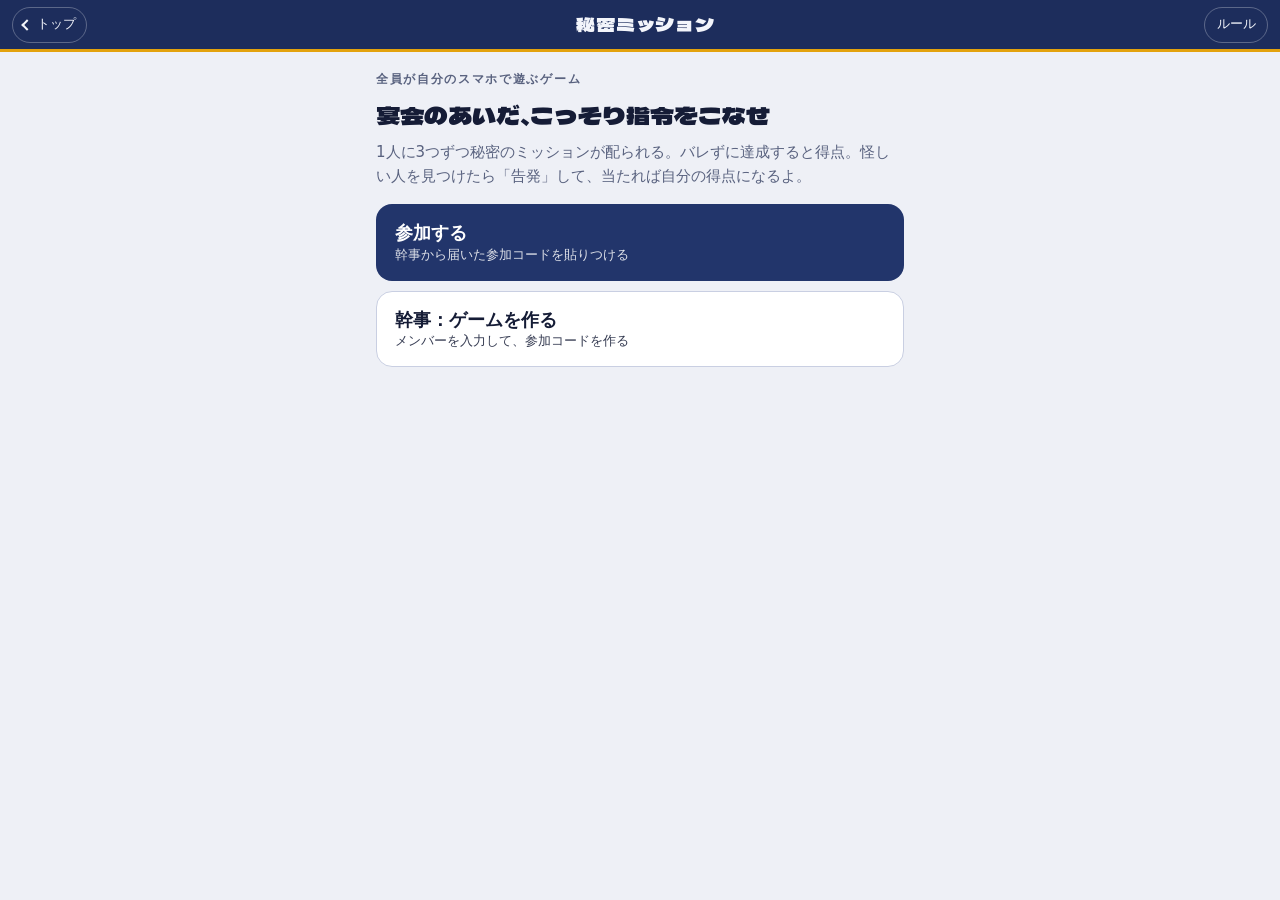
<file: mission.html>
<!doctype html>
<html lang="ja">
<head>
<meta charset="utf-8">
<meta name="viewport" content="width=device-width,initial-scale=1,viewport-fit=cover">
<meta name="claude:viewport-fit-sides" content="cover">
<meta name="apple-mobile-web-app-capable" content="yes">
<meta name="theme-color" content="#1d2d5c">
<title>秘密ミッション</title>
<link rel="stylesheet" href="fonts/dela.css">
<style>
/* 旅宴ゲーム 共通スタイル
   旅館の夜：藍の浴衣 × 生ビールの金 × 木札。
   レイアウト：上に細いヘッダー、中央にゲーム、下に親指で押せる大きな操作ボタン */
:root{
  --bg:#eef0f6;
  --surface:#ffffff;
  --surface-2:#e3e7f2;
  --fg:#151c36;
  --muted:#59627f;
  --line:#c9cfe2;
  --ai:#22356b;
  --on-ai:#ffffff;
  --gold:#e3a20d;
  --gold-soft:#fbecc2;
  --on-gold:#2b1d00;
  --wood:#ead8b3;
  --wood-edge:#c4a46c;
  --on-wood:#2a2014;
  --primary:#22356b;
  --on-primary:#ffffff;
  --good:#17804f;
  --good-soft:#d9f2e5;
  --bad:#c3352b;
  --bad-soft:#fbe1de;
  --head-bg:#1d2d5c;
  --head-fg:#f3f5fb;
  --scrim:rgba(13,20,48,.55);
  --paper:#ffffff;
  --shadow:0 1px 2px rgba(21,28,54,.08),0 8px 24px rgba(21,28,54,.08);
  --f-display:"Dela Gothic One","Hiragino Maru Gothic ProN","Hiragino Sans","Noto Sans JP","Noto Sans CJK JP",sans-serif;
  --f-body:"Hiragino Maru Gothic ProN","Hiragino Sans","Noto Sans JP","Noto Sans CJK JP",system-ui,sans-serif;
  --r:14px;
}
@media (prefers-color-scheme: dark){
  :root:not([data-theme="light"]){
    --bg:#0d1430;--surface:#162047;--surface-2:#1f2b5a;--fg:#eef1fb;--muted:#a2abc9;--line:#2e3c74;
    --ai:#9db1f0;--on-ai:#0b1230;--gold:#f4bb2a;--gold-soft:#3b300f;--on-gold:#1f1500;
    --wood:#3d3323;--wood-edge:#6a5534;--on-wood:#f4e7cc;--primary:#9db1f0;--on-primary:#0b1230;
    --good:#43c98e;--good-soft:#123a2a;--bad:#ff7466;--bad-soft:#47201d;--head-bg:#0a1026;--head-fg:#eef1fb;
    --scrim:rgba(0,0,0,.6);--paper:#ffffff;--shadow:none;color-scheme:dark;
  }
}
:root[data-theme="dark"]{
  --bg:#0d1430;--surface:#162047;--surface-2:#1f2b5a;--fg:#eef1fb;--muted:#a2abc9;--line:#2e3c74;
  --ai:#9db1f0;--on-ai:#0b1230;--gold:#f4bb2a;--gold-soft:#3b300f;--on-gold:#1f1500;
  --wood:#3d3323;--wood-edge:#6a5534;--on-wood:#f4e7cc;--primary:#9db1f0;--on-primary:#0b1230;
  --good:#43c98e;--good-soft:#123a2a;--bad:#ff7466;--bad-soft:#47201d;--head-bg:#0a1026;--head-fg:#eef1fb;
  --scrim:rgba(0,0,0,.6);--paper:#ffffff;--shadow:none;color-scheme:dark;
}
*,*::before,*::after{box-sizing:border-box}
html{height:100%;padding-top:env(safe-area-inset-top,0px);padding-bottom:env(safe-area-inset-bottom,0px);-webkit-text-size-adjust:100%}
body{margin:0;min-height:100%;background:var(--bg);color:var(--fg);font-family:var(--f-body);font-size:16px;line-height:1.6;-webkit-tap-highlight-color:transparent}
body::before{content:"";position:fixed;inset:0 0 auto;height:env(safe-area-inset-top,0px);z-index:30;background:var(--head-bg)}
[hidden]{display:none!important}
img{max-width:100%}
button,input,select,textarea{font:inherit;color:inherit}
button{cursor:pointer;touch-action:manipulation}
:focus-visible{outline:3px solid var(--gold);outline-offset:2px}

/* ヘッダー */
.bar{position:sticky;top:env(safe-area-inset-top,0px);z-index:20;display:flex;align-items:center;gap:8px;min-height:52px;background:var(--head-bg);color:var(--head-fg);padding-left:max(12px,env(safe-area-inset-left,0px));padding-right:max(12px,env(safe-area-inset-right,0px));border-bottom:3px solid var(--gold)}
.bar-title{flex:1;margin:0;font-family:var(--f-display);font-weight:400;font-size:19px;letter-spacing:.04em;line-height:1.2;text-align:center;white-space:nowrap;overflow:hidden;text-overflow:ellipsis}
.bar-back,.bar-btn{flex:0 0 auto;min-width:64px;min-height:36px;display:inline-flex;align-items:center;justify-content:center;padding:4px 10px;border-radius:999px;border:1px solid rgba(255,255,255,.28);background:transparent;color:var(--head-fg);font-size:13px;text-decoration:none}
.bar-back::before{content:"";width:8px;height:8px;border-left:2px solid currentColor;border-bottom:2px solid currentColor;transform:rotate(45deg);margin-right:6px}

/* 本体 */
.wrap{max-width:560px;margin:0 auto;padding-left:max(16px,env(safe-area-inset-left,0px));padding-right:max(16px,env(safe-area-inset-right,0px));padding-block:18px 40px}
.screen{display:flex;flex-direction:column;gap:16px}
.fill-app{height:100%;display:flex;flex-direction:column}
.fill-app .wrap{flex:1;min-height:0;width:100%;display:flex;flex-direction:column}
.fill-app .screen.fill{flex:1;min-height:0}

.eyebrow{margin:0;font-size:12px;letter-spacing:.14em;color:var(--muted);font-weight:700}
.h2{margin:0;font-family:var(--f-display);font-weight:400;font-size:24px;line-height:1.3;text-wrap:balance}
.h3{margin:0;font-size:17px;font-weight:700;line-height:1.4}
.lead{margin:0;color:var(--muted);font-size:15px}
.muted{color:var(--muted)}
.small{font-size:13px}
.center{text-align:center}
.num{font-variant-numeric:tabular-nums}
.stack{display:flex;flex-direction:column;gap:10px}
.row{display:flex;gap:10px;align-items:center;flex-wrap:wrap}
.row > *{min-width:0}
.spacer{flex:1}

.panel{background:var(--surface);border:1px solid var(--line);border-radius:var(--r);padding:16px;display:flex;flex-direction:column;gap:12px}
.panel-title{margin:0;font-size:14px;font-weight:700;color:var(--muted);letter-spacing:.06em}

/* ボタン */
.btn{display:inline-flex;align-items:center;justify-content:center;gap:8px;min-height:48px;padding:10px 18px;border-radius:12px;border:1px solid var(--line);background:var(--surface);color:var(--fg);font-weight:700;font-size:16px;line-height:1.3;text-align:center;text-decoration:none;user-select:none;-webkit-user-select:none;transition:transform .08s ease,filter .15s ease}
.btn:active{transform:scale(.98)}
.btn:disabled{opacity:.45;pointer-events:none}
.btn.primary{background:var(--primary);color:var(--on-primary);border-color:transparent}
.btn.gold{background:var(--gold);color:var(--on-gold);border-color:transparent}
.btn.danger{background:var(--bad);color:#fff;border-color:transparent}
.btn.ghost{background:transparent}
.btn.big{width:100%;min-height:60px;font-size:18px;border-radius:16px}
.btn.wide{width:100%}
.btn.sm{min-height:36px;padding:6px 12px;font-size:14px;border-radius:10px}
.actions{display:flex;flex-direction:column;gap:10px}

/* 入力 */
.field{display:flex;flex-direction:column;gap:6px}
.field > label,.label{font-size:14px;font-weight:700}
.input,.textarea{width:100%;min-height:48px;padding:10px 12px;border-radius:12px;border:1px solid var(--line);background:var(--surface);font-size:17px;line-height:1.5}
.textarea{min-height:110px;resize:vertical;font-size:15px;word-break:break-all}
.input:focus,.textarea:focus{border-color:var(--ai);outline:none;box-shadow:0 0 0 3px color-mix(in srgb,var(--ai) 25%,transparent)}
.hint{margin:0;font-size:13px;color:var(--muted)}

/* セグメント */
.seg{display:flex;flex-wrap:wrap;gap:6px}
.seg button{flex:1 1 auto;min-height:42px;padding:6px 12px;border-radius:10px;border:1px solid var(--line);background:var(--surface);font-size:15px;font-weight:700;color:var(--muted)}
.seg button[aria-pressed="true"]{background:var(--ai);border-color:var(--ai);color:var(--on-ai)}

/* 人数ステッパー */
.stepper{display:inline-flex;align-items:center;border:1px solid var(--line);border-radius:12px;overflow:hidden;background:var(--surface)}
.stepper button{width:48px;height:44px;border:0;background:transparent;font-size:22px;font-weight:700}
.stepper output{min-width:56px;text-align:center;font-size:20px;font-weight:700;font-variant-numeric:tabular-nums}
.names{display:grid;grid-template-columns:repeat(2,minmax(0,1fr));gap:8px}
.name-in{min-width:0;display:flex;align-items:center;gap:6px;border:1px solid var(--line);border-radius:10px;background:var(--surface);padding-left:10px}
.name-in span{font-size:12px;color:var(--muted);font-variant-numeric:tabular-nums;min-width:1.4em}
.name-in input{flex:1;min-width:0;width:100%;border:0;background:transparent;min-height:42px;font-size:16px;padding:4px 8px 4px 0}
.name-in input:focus{outline:none}
.name-in:focus-within{border-color:var(--ai)}

/* ピル・バッジ */
.pill{display:inline-flex;align-items:center;gap:6px;padding:4px 12px;border-radius:999px;background:var(--surface-2);font-size:14px;font-weight:700;font-variant-numeric:tabular-nums}
.pill.gold{background:var(--gold);color:var(--on-gold)}
.pill.warn{background:var(--bad);color:#fff}
.tag{display:inline-block;padding:2px 8px;border-radius:6px;background:var(--gold-soft);color:var(--fg);font-size:12px;font-weight:700}

/* 大きな名前表示 */
.big-name{font-family:var(--f-display);font-weight:400;font-size:clamp(34px,11vw,52px);line-height:1.2;text-align:center;word-break:break-all;margin:0}

/* モーダル */
.modal{position:fixed;inset:0;z-index:50;background:var(--scrim);display:flex;align-items:flex-end;justify-content:center;padding:16px;padding-bottom:max(16px,env(safe-area-inset-bottom,0px))}
.modal-card{width:100%;max-width:520px;max-height:85vh;overflow:auto;background:var(--surface);color:var(--fg);border-radius:18px;padding:20px;display:flex;flex-direction:column;gap:14px;animation:rise .18s ease-out}
.modal-msg{margin:0;font-size:17px;line-height:1.6;white-space:pre-wrap}
.modal-actions{display:flex;gap:10px}
.modal-actions .btn{flex:1}
.rules h3{margin:8px 0 0;font-size:16px}
.rules p,.rules ul,.rules ol{margin:0;font-size:15px}
.rules ul,.rules ol{padding-left:1.3em}
.rules li+li{margin-top:4px}
@keyframes rise{from{transform:translateY(16px);opacity:.4}to{transform:none;opacity:1}}

/* トースト */
.toast{position:fixed;left:50%;bottom:calc(20px + env(safe-area-inset-bottom,0px));transform:translate(-50%,20px);z-index:60;max-width:calc(100% - 32px);padding:10px 16px;border-radius:12px;background:var(--fg);color:var(--bg);font-size:14px;font-weight:700;opacity:0;pointer-events:none;transition:opacity .2s,transform .2s;text-align:center}
.toast.show{opacity:1;transform:translate(-50%,0)}

/* コード表示 */
.code-box{font-family:ui-monospace,Menlo,monospace;font-size:12px;line-height:1.4;min-height:84px;max-height:140px;word-break:break-all}

@media (prefers-reduced-motion: reduce){
  *,*::before,*::after{animation-duration:.01ms!important;transition-duration:.01ms!important}
}

.m0{margin:0}
.choice-big{display:flex;flex-direction:column;align-items:flex-start;gap:2px;text-align:left;padding:16px 18px;min-height:72px}
.choice-big small{font-weight:500;font-size:13px;opacity:.85}
.gid{font-family:var(--f-display);letter-spacing:.12em;font-size:20px}

/* ミッションカード */
.mcard{background:var(--surface);border:1px solid var(--line);border-radius:var(--r);padding:14px;display:flex;flex-direction:column;gap:10px}
.mhead{display:flex;align-items:center;gap:8px}
.stars{color:var(--gold);font-size:18px;letter-spacing:2px}
.pts{margin-left:auto;font-weight:700;font-variant-numeric:tabular-nums}
.secret{position:relative;min-height:78px;border-radius:12px;background:var(--ai);color:var(--on-ai);display:flex;align-items:center;justify-content:center;padding:12px 14px;text-align:center;font-weight:700;-webkit-user-select:none;user-select:none;-webkit-touch-callout:none;touch-action:manipulation;cursor:pointer}
.secret .txt{visibility:hidden;font-size:18px;line-height:1.5}
.secret .cover{position:absolute;inset:0;display:flex;align-items:center;justify-content:center;gap:8px;font-size:15px;letter-spacing:.06em}
.secret.peek{background:var(--gold-soft);color:var(--fg)}
.secret.peek .txt{visibility:visible}
.secret.peek .cover{display:none}
.mstate{display:flex;gap:8px;align-items:center;flex-wrap:wrap}
.chip{display:inline-flex;align-items:center;padding:4px 10px;border-radius:999px;font-size:13px;font-weight:700}
.chip.done{background:var(--good-soft);color:var(--good)}
.chip.busted{background:var(--bad-soft);color:var(--bad)}
.mcard.done{border-color:var(--good)}
.mcard.busted{opacity:.75}
.scorebar{display:flex;align-items:center;gap:10px;padding:12px 16px;border-radius:var(--r);background:var(--head-bg);color:var(--head-fg)}
.scorebar b{font-family:var(--f-display);font-weight:400;font-size:30px;font-variant-numeric:tabular-nums}
.scorebar .bd{font-size:12px;opacity:.85}

/* 告発 */
.plist{display:grid;grid-template-columns:repeat(2,minmax(0,1fr));gap:8px}
.plist .btn{min-height:56px;word-break:break-all}
.cand{display:flex;flex-direction:column;gap:8px}
.cand label{display:flex;gap:10px;align-items:flex-start;padding:12px;border:1px solid var(--line);border-radius:12px;background:var(--surface);font-size:15px;line-height:1.5}
.cand input{margin-top:4px;width:20px;height:20px;flex:0 0 auto;accent-color:var(--ai)}
.cand label:has(input:checked){border-color:var(--ai);box-shadow:0 0 0 2px var(--ai)}
.acc-log{list-style:none;margin:0;padding:0;display:flex;flex-direction:column;gap:6px;font-size:14px}
.acc-log li{display:flex;gap:8px;align-items:baseline}
.acc-log .ok{color:var(--good);font-weight:700}
.acc-log .ng{color:var(--bad);font-weight:700}

/* 答え合わせ */
.jcard{background:var(--surface);border:1px solid var(--line);border-radius:var(--r);padding:14px;display:flex;flex-direction:column;gap:10px}
.jhead{display:flex;align-items:center;gap:8px}
.jhead .nm{font-weight:700;font-size:18px;word-break:break-all;flex:1;min-width:0}
.jhead .tot{font-family:var(--f-display);font-size:20px;font-variant-numeric:tabular-nums}
.jm{display:flex;flex-direction:column;gap:6px;padding:10px;border-radius:10px;background:var(--surface-2)}
.jm p{margin:0;font-weight:700;line-height:1.5}
.jm .seg button{min-height:36px;font-size:13px}
.jm .seg button[data-v="1"][aria-pressed="true"]{background:var(--good);border-color:var(--good);color:#fff}
.jm .seg button[data-v="2"][aria-pressed="true"]{background:var(--bad);border-color:var(--bad);color:#fff}
.accrow{display:flex;align-items:center;gap:10px}

/* ランキング発表 */
.ranks{list-style:none;margin:0;padding:0;display:flex;flex-direction:column;gap:8px}
.ranks li{display:grid;grid-template-columns:3em minmax(0,1fr) auto;align-items:center;gap:10px;padding:12px 14px;border-radius:12px;background:var(--surface);border:1px solid var(--line);animation:rise .4s ease-out}
.ranks .pos{font-family:var(--f-display);font-size:20px;color:var(--muted)}
.ranks .nm{font-weight:700;font-size:18px;word-break:break-all}
.ranks .sc{font-weight:700;font-variant-numeric:tabular-nums}
.ranks li.top{background:var(--gold);color:var(--on-gold);border-color:transparent}
.ranks li.top .pos{color:var(--on-gold)}
.ranks li.top .nm{font-family:var(--f-display);font-weight:400;font-size:24px}
</style>
</head>
<body>
<header class="bar">
  <a class="bar-back" href="index.html">トップ</a>
  <h1 class="bar-title">秘密ミッション</h1>
  <button class="bar-btn" id="helpBtn" type="button">ルール</button>
</header>

<main class="wrap">
  <!-- ホーム -->
  <section id="sHome" class="screen">
    <div class="stack">
      <p class="eyebrow">全員が自分のスマホで遊ぶゲーム</p>
      <h2 class="h2">宴会のあいだ、こっそり指令をこなせ</h2>
      <p class="lead">1人に3つずつ秘密のミッションが配られる。バレずに達成すると得点。怪しい人を見つけたら「告発」して、当たれば自分の得点になるよ。</p>
    </div>
    <div id="joinedBox" class="panel" hidden>
      <p class="panel-title">参加中のゲーム</p>
      <p class="m0" id="joinedText"></p>
      <button class="btn primary" id="openMine" type="button">自分のミッションを見る</button>
    </div>
    <div class="actions">
      <button class="btn big primary choice-big" id="goJoin" type="button">参加する<small>幹事から届いた参加コードを貼りつける</small></button>
      <button class="btn big choice-big" id="goCreate" type="button">幹事：ゲームを作る<small>メンバーを入力して、参加コードを作る</small></button>
      <button class="btn wide ghost" id="goHost" type="button" hidden>幹事メニュー（参加コード・答え合わせ）</button>
    </div>
  </section>

  <!-- 作成 -->
  <section id="sCreate" class="screen" hidden>
    <div class="stack"><p class="eyebrow">幹事</p><h2 class="h2">ゲームを作る</h2>
    <p class="lead">参加する全員の名前を入れてね。告発の時に名前を選ぶから、みんながわかる呼び方がいいよ。</p></div>
    <div class="panel"><p class="panel-title">メンバー</p><div id="players" class="stack"></div></div>
    <div class="panel">
      <p class="panel-title">ミッションのジャンル</p>
      <div class="seg" id="optCat"><button type="button" data-v="party">宴会中</button><button type="button" data-v="trip">旅行中</button><button type="button" data-v="both">両方まぜる</button></div>
      <p class="hint" id="catHint"></p>
    </div>
    <button class="btn big primary" id="makeCode" type="button">参加コードを作る</button>
  </section>

  <!-- 参加コード（幹事） -->
  <section id="sCode" class="screen" hidden>
    <div class="stack"><p class="eyebrow">幹事</p><h2 class="h2">参加コードができた</h2>
    <p class="lead">このコードをLINEのグループに送って、みんなにこのページの「参加する」から貼りつけてもらってね。</p></div>
    <div class="panel">
      <div class="row"><span class="label">ゲームID</span><span class="gid" id="cGid"></span></div>
      <textarea class="textarea code-box" id="cCode" readonly aria-label="参加コード"></textarea>
      <div class="row">
        <button class="btn primary" id="cShare" type="button">LINEなどで送る</button>
        <button class="btn" id="cCopy" type="button">コピー</button>
      </div>
      <p class="hint">ゲームIDは全員の画面に出るよ。同じIDなら同じゲームに参加できてる。</p>
    </div>
    <div class="actions">
      <button class="btn big gold" id="cJoinSelf" type="button">幹事も参加する</button>
      <button class="btn wide" id="cJudge" type="button">答え合わせ（宴会の最後に）</button>
      <button class="btn wide ghost" id="cHome" type="button">はじめの画面へ</button>
    </div>
  </section>

  <!-- 参加 -->
  <section id="sJoin" class="screen" hidden>
    <div class="stack"><p class="eyebrow">参加する</p><h2 class="h2">参加コードを貼りつける</h2>
    <p class="lead">幹事から届いたメッセージを長押しでコピーして、下に貼りつけてね。前後に余計な文字が入っても大丈夫。</p></div>
    <textarea class="textarea code-box" id="jCode" placeholder="SM1. ではじまるコード" aria-label="参加コード"></textarea>
    <button class="btn big primary" id="jRead" type="button">読みこむ</button>
    <div id="jPick" class="panel" hidden>
      <div class="row"><span class="label">ゲームID</span><span class="gid" id="jGid"></span></div>
      <p class="h3 m0">自分の名前を選んでね</p>
      <div class="plist" id="jNames"></div>
      <p class="hint">選ぶとミッションが決まるよ。他の人の名前を選ぶのは反則！</p>
    </div>
  </section>

  <!-- 自分のミッション -->
  <section id="sMine" class="screen" hidden>
    <div class="row"><div class="stack" style="gap:2px;flex:1"><p class="eyebrow m0">ゲームID <span id="mGid" class="num"></span></p><h2 class="h2" id="mTitle">あなたのミッション</h2></div></div>
    <div class="scorebar"><span>いまの得点</span><span class="spacer"></span><span class="bd" id="mBreak"></span><b id="mScore">0</b></div>
    <p class="hint">押している間だけミッションが見えるよ。まわりに見られないように気をつけて。</p>
    <div class="stack" id="mCards"></div>
    <div class="panel">
      <p class="panel-title">告発</p>
      <p class="m0 small">怪しい人のミッションを当てたら +2点、はずれたら −1点。1人1回、全部で3回まで。</p>
      <button class="btn primary" id="mAccuse" type="button">告発する</button>
      <ul class="acc-log" id="mLog"></ul>
    </div>
    <button class="btn wide ghost" id="mHome" type="button">はじめの画面へ</button>
  </section>

  <!-- 告発 -->
  <section id="sAccuse" class="screen" hidden>
    <div class="stack"><p class="eyebrow">告発</p><h2 class="h2" id="aTitle">誰が怪しい？</h2></div>
    <div id="aStep1" class="plist"></div>
    <div id="aStep2" class="stack" hidden>
      <p class="m0" id="aQ"></p>
      <div class="cand" id="aCands" role="radiogroup"></div>
      <button class="btn big primary" id="aGo" type="button">これで告発する</button>
    </div>
    <button class="btn wide ghost" id="aBack" type="button">やめる</button>
  </section>

  <!-- 答え合わせ -->
  <section id="sJudge" class="screen" hidden>
    <div class="stack"><p class="eyebrow">答え合わせ</p><h2 class="h2">みんなのミッションを発表</h2>
    <p class="lead">1人ずつ「発表」を押して、本人に達成したか聞いていこう。告発でもらった点は、本人の画面の点数を聞いて入れてね。</p></div>
    <div class="stack" id="jList"></div>
    <button class="btn big gold" id="toRank" type="button">ランキング発表へ</button>
  </section>

  <!-- ランキング -->
  <section id="sRank" class="screen" hidden>
    <div class="stack"><p class="eyebrow">結果発表</p><h2 class="h2" id="rTitle">ミッション王は誰だ</h2></div>
    <ol class="ranks" id="rList"></ol>
    <button class="btn big gold" id="rNext" type="button">次の順位を発表</button>
    <button class="btn wide ghost" id="rBack" type="button">答え合わせにもどる</button>
  </section>
</main>

<script>
/* 旅宴ゲーム 共通スクリプト（ネット不要で動く部品だけ） */
const $ = (s, r = document) => r.querySelector(s);
const $$ = (s, r = document) => [...r.querySelectorAll(s)];

function h(tag, props, ...kids) {
  const e = document.createElement(tag);
  for (const [k, v] of Object.entries(props || {})) {
    if (v == null || v === false) continue;
    if (k === 'class') e.className = v;
    else if (k === 'text') e.textContent = v;
    else if (k === 'html') e.innerHTML = v;
    else if (k.startsWith('on') && typeof v === 'function') e.addEventListener(k.slice(2), v);
    else if (k === 'style') e.style.cssText = v;
    else e.setAttribute(k, v === true ? '' : v);
  }
  for (const kid of kids.flat(Infinity)) {
    if (kid == null || kid === false) continue;
    e.append(kid.nodeType ? kid : document.createTextNode(String(kid)));
  }
  return e;
}

/* 端末内の保存（使えない環境でも落ちない） */
const store = {
  get(k, d) { try { const v = localStorage.getItem(k); return v == null ? d : JSON.parse(v); } catch (e) { return d; } },
  set(k, v) { try { localStorage.setItem(k, JSON.stringify(v)); return true; } catch (e) { return false; } },
  del(k) { try { localStorage.removeItem(k); } catch (e) {} }
};

/* 合言葉から毎回同じ乱数を作る */
function hashStr(str) {
  let h1 = 1779033703, h2 = 3144134277, h3 = 1013904242, h4 = 2773480762;
  for (let i = 0, k; i < str.length; i++) {
    k = str.charCodeAt(i);
    h1 = h2 ^ Math.imul(h1 ^ k, 597399067);
    h2 = h3 ^ Math.imul(h2 ^ k, 2869860233);
    h3 = h4 ^ Math.imul(h3 ^ k, 951274213);
    h4 = h1 ^ Math.imul(h4 ^ k, 2716044179);
  }
  h1 = Math.imul(h3 ^ (h1 >>> 18), 597399067);
  h2 = Math.imul(h4 ^ (h2 >>> 22), 2869860233);
  return ((h1 ^ h2) >>> 0);
}
function rng(seed) {
  let a = typeof seed === 'number' ? seed >>> 0 : hashStr(String(seed));
  return function () {
    a |= 0; a = (a + 0x6D2B79F5) | 0;
    let t = Math.imul(a ^ (a >>> 15), 1 | a);
    t = (t + Math.imul(t ^ (t >>> 7), 61 | t)) ^ t;
    return ((t ^ (t >>> 14)) >>> 0) / 4294967296;
  };
}
function shuffle(arr, rand = Math.random) {
  const a = arr.slice();
  for (let i = a.length - 1; i > 0; i--) { const j = Math.floor(rand() * (i + 1)); [a[i], a[j]] = [a[j], a[i]]; }
  return a;
}
function pick(arr, rand = Math.random) { return arr[Math.floor(rand() * arr.length)]; }
function randomId(len = 6) {
  const cs = 'ABCDEFGHJKLMNPQRSTUVWXYZ23456789';
  let s = '';
  const buf = new Uint32Array(len);
  (window.crypto || {}).getRandomValues ? crypto.getRandomValues(buf) : buf.forEach((_, i) => buf[i] = Math.random() * 1e9);
  for (let i = 0; i < len; i++) s += cs[buf[i] % cs.length];
  return s;
}
const clamp = (v, a, b) => Math.max(a, Math.min(b, v));

/* LINEで送れる「コード」にする（圧縮→base64url、最後に ~） */
function b64u(bytes) {
  let s = '';
  for (let i = 0; i < bytes.length; i += 0x8000) s += String.fromCharCode.apply(null, bytes.subarray(i, i + 0x8000));
  return btoa(s).replace(/\+/g, '-').replace(/\//g, '_').replace(/=+$/, '');
}
function unb64u(str) {
  str = str.replace(/-/g, '+').replace(/_/g, '/');
  while (str.length % 4) str += '=';
  const bin = atob(str);
  const b = new Uint8Array(bin.length);
  for (let i = 0; i < bin.length; i++) b[i] = bin.charCodeAt(i);
  return b;
}
async function pipeBytes(bytes, stream) {
  const s = new Blob([bytes]).stream().pipeThrough(stream);
  return new Uint8Array(await new Response(s).arrayBuffer());
}
async function encodeCode(prefix, obj) {
  const raw = new TextEncoder().encode(JSON.stringify(obj));
  if (typeof CompressionStream !== 'undefined') {
    try {
      const z = await pipeBytes(raw, new CompressionStream('deflate-raw'));
      if (z.length < raw.length) return prefix + '.z' + b64u(z) + '~';
    } catch (e) {}
  }
  return prefix + '.r' + b64u(raw) + '~';
}
/* 貼り付けた文章からコードを全部取り出す（LINEの名前や時刻が混ざってもOK） */
async function decodeCodes(text, prefix) {
  const flat = String(text || '').replace(/\s+/g, '');
  const re = new RegExp(prefix.replace(/\./g, '\\.') + '\\.([zr])([A-Za-z0-9_-]+)~', 'g');
  const out = [];
  let m;
  while ((m = re.exec(flat))) {
    try {
      let bytes = unb64u(m[2]);
      if (m[1] === 'z') {
        if (typeof DecompressionStream === 'undefined') throw new Error('old');
        bytes = await pipeBytes(bytes, new DecompressionStream('deflate-raw'));
      }
      out.push(JSON.parse(new TextDecoder().decode(bytes)));
    } catch (e) { out.push({ __error: e.message === 'old' ? 'old' : 'broken' }); }
  }
  return out;
}

/* 画面の切り替え */
function show(id) {
  $$('.screen').forEach(s => { s.hidden = s.id !== id; });
  window.scrollTo(0, 0);
}

/* トースト・確認ダイアログ（ブラウザの confirm は使わない） */
function toast(msg, ms = 2200) {
  let t = $('#toast');
  if (!t) { t = h('div', { id: 'toast', class: 'toast', role: 'status', 'aria-live': 'polite' }); document.body.append(t); }
  t.textContent = msg;
  t.classList.add('show');
  clearTimeout(t._t);
  t._t = setTimeout(() => t.classList.remove('show'), ms);
}
function ask(msg, opt = {}) {
  const { ok = 'OK', cancel = 'やめる', danger = false } = opt;
  return new Promise(res => {
    const prev = document.activeElement;
    const close = v => { dlg.remove(); if (prev && prev.focus) prev.focus(); res(v); };
    const okBtn = h('button', { class: 'btn ' + (danger ? 'danger' : 'primary'), onclick: () => close(true) }, ok);
    const dlg = h('div', { class: 'modal', role: 'dialog', 'aria-modal': 'true', onclick: e => { if (e.target === dlg && cancel) close(false); } },
      h('div', { class: 'modal-card' },
        h('p', { class: 'modal-msg' }, msg),
        h('div', { class: 'modal-actions' }, cancel ? h('button', { class: 'btn', onclick: () => close(false) }, cancel) : null, okBtn)));
    document.body.append(dlg);
    okBtn.focus();
  });
}
function sheet(title, bodyNode) {
  const dlg = h('div', { class: 'modal', role: 'dialog', 'aria-modal': 'true', 'aria-label': title, onclick: e => { if (e.target === dlg) dlg.remove(); } },
    h('div', { class: 'modal-card rules' },
      h('h2', { class: 'h2' }, title),
      bodyNode,
      h('button', { class: 'btn primary wide', onclick: () => dlg.remove() }, 'とじる')));
  document.body.append(dlg);
  $('button', dlg).focus();
}

/* コピー・共有 */
async function copyText(text, fallbackEl) {
  try {
    await navigator.clipboard.writeText(text);
    toast('コピーした！LINEに貼りつけて送ってね');
    return true;
  } catch (e) {
    if (fallbackEl) { fallbackEl.focus(); fallbackEl.select(); try { fallbackEl.setSelectionRange(0, text.length); } catch (_) {} }
    toast('自動でコピーできなかったから、文字を長押しして「コピー」してね', 3600);
    return false;
  }
}
async function shareText(text, fallbackEl) {
  if (navigator.share) {
    try { await navigator.share({ text }); return true; }
    catch (e) { if (e && e.name === 'AbortError') return false; }
  }
  return copyText(text, fallbackEl);
}

/* 効果音（最初のタップ後に鳴る） */
const Sound = (() => {
  let ctx = null;
  let on = store.get('tabi.sound', true);
  function ac() {
    if (!on) return null;
    if (!ctx) { const C = window.AudioContext || window.webkitAudioContext; if (!C) return null; try { ctx = new C(); } catch (e) { return null; } }
    if (ctx.state === 'suspended') ctx.resume();
    return ctx;
  }
  function tone(freq, dur = 0.12, type = 'sine', vol = 0.2, when = 0) {
    const c = ac(); if (!c) return;
    const o = c.createOscillator(), g = c.createGain();
    o.type = type; o.frequency.value = freq;
    const t = c.currentTime + when;
    g.gain.setValueAtTime(0.0001, t);
    g.gain.exponentialRampToValueAtTime(vol, t + 0.01);
    g.gain.exponentialRampToValueAtTime(0.0001, t + dur);
    o.connect(g).connect(c.destination);
    o.start(t); o.stop(t + dur + 0.03);
  }
  function noise(dur = 0.3, vol = 0.2, freq = 1000, when = 0) {
    const c = ac(); if (!c) return;
    const len = Math.floor(c.sampleRate * dur);
    const buf = c.createBuffer(1, len, c.sampleRate);
    const d = buf.getChannelData(0);
    for (let i = 0; i < len; i++) d[i] = (Math.random() * 2 - 1) * (1 - i / len);
    const src = c.createBufferSource(); src.buffer = buf;
    const f = c.createBiquadFilter(); f.type = 'bandpass'; f.frequency.value = freq; f.Q.value = 0.8;
    const g = c.createGain(); g.gain.value = vol;
    src.connect(f).connect(g).connect(c.destination);
    src.start(c.currentTime + when);
  }
  return {
    get on() { return on; },
    set on(v) { on = !!v; store.set('tabi.sound', on); },
    unlock() { ac(); },
    tone, noise,
    tick() { tone(880, 0.05, 'square', 0.05); },
    pop() { tone(660, 0.07, 'triangle', 0.12); },
    ding() { tone(988, 0.14, 'sine', 0.2); tone(1319, 0.28, 'sine', 0.16, 0.11); },
    buzz() { tone(150, 0.4, 'sawtooth', 0.12); },
    splash() { noise(0.28, 0.22, 800); },
    fanfare() { [523, 659, 784, 1047].forEach((f, i) => tone(f, i === 3 ? 0.5 : 0.18, 'triangle', 0.18, i * 0.12)); },
    drum(n = 18) { for (let i = 0; i < n; i++) noise(0.06, 0.08 + i * 0.008, 180 + i * 6, i * 0.07); }
  };
})();
document.addEventListener('pointerdown', () => Sound.unlock(), { once: true });

/* 画面が暗くならないようにする（使えない端末では何もしない） */
const Wake = {
  want: false, lock: null,
  async on() { this.want = true; if (this.lock && !this.lock.released) return; try { if ('wakeLock' in navigator && document.visibilityState === 'visible') this.lock = await navigator.wakeLock.request('screen'); } catch (e) {} },
  off() { this.want = false; try { this.lock && this.lock.release(); } catch (e) {} this.lock = null; }
};
document.addEventListener('visibilitychange', () => { if (document.visibilityState === 'visible' && Wake.want) Wake.on(); });

/* タイマー */
class Countdown {
  constructor(sec, onTick, onEnd) { this.total = sec; this.onTick = onTick; this.onEnd = onEnd; this.t0 = 0; this.id = 0; this.lastWhole = null; }
  start() {
    this.t0 = performance.now();
    this.stop();
    const loop = () => {
      const left = Math.max(0, this.total - (performance.now() - this.t0) / 1000);
      const whole = Math.ceil(left);
      if (whole !== this.lastWhole) { this.lastWhole = whole; this.onTick && this.onTick(whole, left); }
      if (left <= 0) { this.id = 0; this.onEnd && this.onEnd(); return; }
      this.id = requestAnimationFrame(loop);
    };
    this.id = requestAnimationFrame(loop);
    return this;
  }
  stop() { if (this.id) cancelAnimationFrame(this.id); this.id = 0; }
}

/* セグメント（選択ボタン） */
function bindSeg(el, value, onChange) {
  const btns = $$('button', el);
  const set = v => { btns.forEach(b => b.setAttribute('aria-pressed', String(b.dataset.v === String(v)))); };
  set(value);
  btns.forEach(b => b.addEventListener('click', () => { set(b.dataset.v); onChange(b.dataset.v); }));
  return set;
}

/* 参加者の入力（全ゲームで名前を共有） */
function PlayerEditor(root, opt = {}) {
  const min = opt.min || 2, max = opt.max || 16;
  let names = store.get('tabi.players', null);
  let count = names ? clamp(names.length, min, max) : (opt.def || 10);
  names = (names || []).slice(0, max);
  const out = h('output', { class: 'num', 'aria-live': 'polite' }, count);
  const grid = h('div', { class: 'names' });
  function render() {
    out.textContent = count;
    grid.textContent = '';
    for (let i = 0; i < count; i++) {
      const inp = h('input', { id: (opt.idPrefix || 'p') + i, type: 'text', maxlength: '10', placeholder: (i + 1) + '番目の人', value: names[i] || '', autocomplete: 'off', enterkeyhint: 'next', 'aria-label': (i + 1) + '人目の名前' });
      inp.addEventListener('input', () => { names[i] = inp.value.trim(); save(); });
      grid.append(h('label', { class: 'name-in' }, h('span', {}, i + 1), inp));
    }
  }
  function save() { store.set('tabi.players', names.slice(0, count)); }
  const minus = h('button', { type: 'button', 'aria-label': '1人へらす', onclick: () => { if (count > min) { count--; render(); save(); } } }, '−');
  const plus = h('button', { type: 'button', 'aria-label': '1人ふやす', onclick: () => { if (count < max) { count++; render(); save(); } } }, '+');
  root.append(
    h('div', { class: 'row' }, h('span', { class: 'label' }, '人数'), h('div', { class: 'stepper' }, minus, out, plus), h('span', { class: 'hint' }, '名前は空でもOK')),
    grid);
  render();
  return {
    get list() {
      const seen = {};
      return Array.from({ length: count }, (_, i) => {
        let n = (names[i] || '').trim() || ((i + 1) + '番目の人');
        if (seen[n]) { seen[n]++; n = n + seen[n]; } else seen[n] = 1;
        return n;
      });
    }
  };
}

/* ゲーム単体で開いた時用：オフライン対応（GitHub Pages などで有効、使えない環境では何もしない） */
try {
  if ('serviceWorker' in navigator && location.protocol === 'https:' && !/claude\.ai|claudeusercontent|anthropic/.test(location.hostname)) {
    navigator.serviceWorker.register('sw.js').catch(() => {});
  }
} catch (e) {}

/* 音のON/OFFボタン */
function bindSoundBtn(btn) {
  if (!btn) return;
  const paint = () => { btn.textContent = Sound.on ? '音あり' : '音なし'; btn.setAttribute('aria-pressed', String(Sound.on)); };
  paint();
  btn.addEventListener('click', () => { Sound.on = !Sound.on; paint(); if (Sound.on) Sound.pop(); });
}

</script>
<script>
'use strict';
/* ミッション（レベル0=★ 1点、1=★★ 3点、2=★★★ 5点） */
const MISSIONS = {
  party: [
    ['誰かとハイタッチする','誰かに「それな」と言わせる','誰かに料理を取り分けてあげる','誰かに「ありがとう」と言わせる','誰かにおしぼりかティッシュを渡す','誰かに自分の写真を撮ってもらう','誰かに水かお茶をすすめる','誰かの持ち物か服をほめる','誰かと2人だけでグラスを合わせて乾杯する','誰かに「明日何時に起きる？」と聞く','誰かの話に「天才じゃん」と言う','誰かと同じメニューを頼む','誰かに注文を代わりにしてもらう','誰かとグータッチする','誰かに「わかる〜」と言わせる','誰かの隣の席に移動する','誰かに「おいしい」と言わせる','誰かに好きな食べ物を聞く'],
    ['全員の名前を1回ずつ呼ぶ','誰かに「マジで？」を3回言わせる','誰かに「え、なんで？」と言わせる','誰かと「せーの」で同じポーズをして写真を撮る','誰かに今の時間を聞かれる','誰かと席を交換する','誰かと指相撲をする','誰かに「ちょっと待って」と言わせる','誰かに小学生の頃の話をさせる','3人以上で同時に「いただきます」か「ごちそうさま」を言う','誰かに「スマホの写真見せて」と言わせる','誰かに自分が飲んでいるものを聞かれる','誰かにじゃんけんを挑まれる','誰かに「懐かしい」と言わせる','誰かに最近買ったものを聞いて、それをほめる','誰かに「眠い」と言わせる','誰かに「声大きい」とつっこまれる','誰かに「ひと口ちょうだい」と言わせる'],
    ['誰かにあだ名をつけて、別の誰かにもそのあだ名で呼ばせる','自分から頼まずに、乾杯の音頭を誰かにとらせる','誰かに自分のモノマネをさせる','誰かに歌を1フレーズ歌わせる','誰かに「（自分の名前）っぽいね」と言わせる','誰かに来年の目標を言わせる','誰かに初恋の話をさせる','誰かに「今の話もう1回して」と言わせる','自分が言ったフレーズを、誰かに真似して言わせる','自分から言い出さずに、3人以上で写真を撮る流れを作る','誰かに自分の好きな食べ物を当てさせる','誰かに早口言葉を言わせる','自分からはふらずに、誰かに「今日の服いいね」と言わせる','誰かに自分のいいところを言わせる','誰かと2人で別の席に移動して5分話す','誰かに次の遊びを提案させる','誰かに立ち上がって何かを発表させる','誰かに「それ秘密ね」と言わせる']
  ],
  trip: [
    ['誰かと自撮りをする','誰かにお菓子を1つあげる','誰かに「楽しいね」と言わせる','誰かの写真を撮ってあげる','誰かのカバンを少し持ってあげる','移動中に誰かの隣に座る','誰かに景色の写真を撮らせる','誰かと同じものを買う','誰かに「お腹すいた」と言わせる','誰かと「せーの」で同時にジャンプする','ご当地の名物を誰かに教える','自販機で誰かと同じ飲み物を買う','誰かの髪型か服をほめる','誰かに「寒い」と言わせる','誰かに道か方向を確認する','誰かに「次どこ行く？」と聞く','誰かと看板の前でポーズをとる','誰かにのど飴かガムをあげる'],
    ['誰かに「写真撮って」と頼まれる','誰かに「次どこ行く？」と聞かれる','集合写真で全員にピースさせる','お店か宿の人と3往復以上話す','誰かにお土産を選んでもらう','誰かと2人だけで5分歩く','誰かに自分の荷物を持ってもらう','誰かと一緒にご当地のものを食べる','誰かに「すごい」を2回言わせる','誰かに昔の旅行の思い出話をさせる','誰かに自分の写真を3枚以上撮らせる','誰かの手袋かマフラーを借りる','誰かに「どっちがいいと思う？」と聞かれる','誰かに「疲れた」と言わせる','誰かと同じポーズで写真を撮る','誰かに「いい景色」と言わせる','誰かにおすすめのお土産を聞かれる','誰かに温泉か宿の感想を言わせる'],
    ['3人以上に同じお土産を買わせる','自分から言わずに、誰かに「集合写真撮ろう」と言わせる','誰かに「また来年もここに来よう」と言わせる','地元の人におすすめを聞いて、みんなでそこに行く','誰かに変顔写真を撮らせてもらう','誰かに「ここに住みたい」と言わせる','誰かにご当地キャラか看板と同じポーズで写真を撮らせる','寄り道に誘って、誰かの予定を変えさせる','誰かに方言か地元の言葉を使わせる','誰かに「これ買おうかな」と言わせて、実際に買わせる','誰かに「写真送って」と言わせる','自分が選んだ食べ物を誰かに「おいしい」と言わせる','誰かと2人で記念写真を撮って、グループに送らせる','誰かに今回の旅行を「最高」と言わせる','誰かに歌を口ずさませる','誰かに自分のおすすめの場所へ行こうと言わせる','誰かに「今日一番楽しかったこと」を言わせる','誰かに道案内を頼まれる']
  ]
};
const PTS = [1, 3, 5];
const STARS = ['★', '★★', '★★★'];
const ACC_OK = 2, ACC_NG = -1, ACC_MAX = 3;
const CAT_LABEL = { party: '宴会中', trip: '旅行中', both: '両方' };
const CAT_HINT = { party: '飲み会の席でこなすミッション。乾杯前に配るのがおすすめ。', trip: '観光や移動の間にこなすミッション。旅の初日の朝に配るのがおすすめ。', both: '旅行中と宴会中のミッションがまざる。旅の最初に配って、宴会の最後に答え合わせ。' };

const pool = (cat, lvl) => cat === 'both' ? MISSIONS.party[lvl].concat(MISSIONS.trip[lvl]) : MISSIONS[cat][lvl];
function gameId(g) { return (hashStr(g.s) % 46656).toString(36).toUpperCase().padStart(3, '0') + '-' + g.n.length; }
function assign(g) {
  const out = {};
  [0, 1, 2].forEach(lvl => {
    const p = pool(g.c, lvl);
    const order = shuffle(p.map((_, i) => i), rng(g.s + ':' + lvl));
    g.n.forEach((name, i) => { (out[name] = out[name] || [])[lvl] = { lvl, text: p[order[i % order.length]] }; });
  });
  return out;
}
function candidates(g, me, target) {
  const all = assign(g)[target];
  const mine = all.map(m => m.text);
  const others = [0, 1, 2].flatMap(l => pool(g.c, l)).filter(t => !mine.includes(t));
  const r = rng(g.s + ':acc:' + me + ':' + target);
  return shuffle(mine.concat(shuffle(others, r).slice(0, 5)), r);
}

let GAME = null, ME = null, ST = null;
const pKey = (g, me) => 'tabi.mission.p.' + g.s + '.' + (me || ME);
const jKey = g => 'tabi.mission.judge.' + g.s;

/* ===== ホーム ===== */
function home() {
  const joined = store.get('tabi.mission.joined', null);
  $('#joinedBox').hidden = !joined;
  if (joined) $('#joinedText').textContent = 'ゲームID ' + gameId(joined.g) + '　' + joined.me + ' として参加中';
  $('#goHost').hidden = !store.get('tabi.mission.host', null);
  show('sHome');
}
$('#openMine').addEventListener('click', () => { const j = store.get('tabi.mission.joined', null); if (j) openMine(j.g, j.me); });
$('#goJoin').addEventListener('click', () => { $('#jPick').hidden = true; show('sJoin'); });
$('#goCreate').addEventListener('click', () => show('sCreate'));
$('#goHost').addEventListener('click', () => { const hst = store.get('tabi.mission.host', null); if (hst) showCode(hst.g, hst.code); });
$('#mHome').addEventListener('click', home);
$('#cHome').addEventListener('click', home);

/* ===== 作成 ===== */
const editor = PlayerEditor($('#players'), { def: 10, min: 3, max: 16 });
let cat = store.get('tabi.mission.cat', 'party');
bindSeg($('#optCat'), cat, v => { cat = v; store.set('tabi.mission.cat', v); $('#catHint').textContent = CAT_HINT[v]; });
$('#catHint').textContent = CAT_HINT[cat];
$('#makeCode').addEventListener('click', async () => {
  const g = { v: 1, s: randomId(8), c: cat, n: editor.list };
  const code = await encodeCode('SM1', g);
  store.set('tabi.mission.host', { g, code });
  Sound.ding();
  showCode(g, code);
});
function showCode(g, code) {
  $('#cGid').textContent = gameId(g);
  $('#cCode').value = '【秘密ミッション】参加コード（ゲームID ' + gameId(g) + '）\n' + code;
  show('sCode');
}
$('#cCopy').addEventListener('click', () => copyText($('#cCode').value, $('#cCode')));
$('#cShare').addEventListener('click', () => shareText($('#cCode').value, $('#cCode')));
$('#cJoinSelf').addEventListener('click', () => { const hst = store.get('tabi.mission.host', null); if (hst) pickName(hst.g); });
$('#cJudge').addEventListener('click', async () => {
  const hst = store.get('tabi.mission.host', null); if (!hst) return;
  if (await ask('答え合わせを開くと、全員のミッションが見えるようになるよ。宴会の最後に開いてね。', { ok: '開く' })) openJudge(hst.g);
});

/* ===== 参加 ===== */
$('#jRead').addEventListener('click', async () => {
  const list = await decodeCodes($('#jCode').value, 'SM1');
  const g = list.find(x => x && x.s && Array.isArray(x.n));
  if (!g) {
    toast(list.some(x => x && x.__error === 'old') ? 'iOSが古くて読めないみたい。iOSを更新してね' : 'コードが見つからなかった。メッセージ全体をコピーして貼りつけてね', 3500);
    return;
  }
  pickName(g);
});
$('#jCode').addEventListener('paste', () => setTimeout(() => $('#jRead').click(), 50));
function pickName(g) {
  $('#jGid').textContent = gameId(g);
  const box = $('#jNames'); box.textContent = '';
  g.n.forEach(name => box.append(h('button', { class: 'btn', type: 'button', onclick: async () => {
    if (!(await ask(name + ' として参加する？\nあとから変えられないよ。', { ok: name + 'で参加' }))) return;
    store.set('tabi.mission.joined', { g, me: name });
    Sound.fanfare();
    openMine(g, name);
  } }, name)));
  $('#jPick').hidden = false;
  show('sJoin');
  $('#jPick').hidden = false;
  setTimeout(() => $('#jPick').scrollIntoView({ behavior: 'smooth', block: 'start' }), 50);
}

/* ===== 自分のミッション ===== */
function openMine(g, me) {
  GAME = g; ME = me;
  ST = Object.assign({ status: ['', '', ''], acc: [] }, store.get(pKey(g), {}));
  $('#mGid').textContent = gameId(g);
  $('#mTitle').textContent = me + ' のミッション';
  renderMine();
  Wake.off();
  show('sMine');
}
const saveST = () => store.set(pKey(GAME), ST);
function scoreOf(st) {
  const m = st.status.reduce((a, s, i) => a + (s === 'done' ? PTS[i] : 0), 0);
  const a = st.acc.reduce((s, x) => s + (x.ok ? ACC_OK : ACC_NG), 0);
  return { m, a, total: m + a };
}
function renderMine() {
  const ms = assign(GAME)[ME];
  const box = $('#mCards'); box.textContent = '';
  ms.forEach((m, i) => {
    const s = ST.status[i];
    const sec = h('div', { class: 'secret', tabindex: '0', role: 'button', 'aria-label': STARS[i] + 'のミッション。押している間だけ表示' },
      h('span', { class: 'txt' }, m.text),
      h('span', { class: 'cover' }, '長押しで見る'));
    const on = e => { e.preventDefault(); sec.classList.add('peek'); };
    const off = () => sec.classList.remove('peek');
    sec.addEventListener('pointerdown', on);
    ['pointerup', 'pointerleave', 'pointercancel', 'blur'].forEach(ev => sec.addEventListener(ev, off));
    sec.addEventListener('keydown', e => { if (e.key === ' ' || e.key === 'Enter') on(e); });
    sec.addEventListener('keyup', off);
    sec.addEventListener('contextmenu', e => e.preventDefault());
    const state = h('div', { class: 'mstate' });
    if (s === 'done') state.append(h('span', { class: 'chip done' }, '達成 +' + PTS[i] + '点'), h('button', { class: 'btn sm ghost', type: 'button', onclick: () => setStatus(i, '') }, '取り消す'));
    else if (s === 'busted') state.append(h('span', { class: 'chip busted' }, 'バレた（0点）'), h('button', { class: 'btn sm ghost', type: 'button', onclick: () => setStatus(i, '') }, '取り消す'));
    else state.append(
      h('button', { class: 'btn sm primary', type: 'button', onclick: async () => { if (await ask(STARS[i] + ' のミッションを達成した？', { ok: '達成した！' })) { setStatus(i, 'done'); Sound.fanfare(); } } }, '達成した！'),
      h('button', { class: 'btn sm', type: 'button', onclick: async () => { if (await ask(STARS[i] + ' のミッションが告発で当てられた？\nこのミッションは失敗になるよ。', { ok: 'バレた…', danger: true })) { setStatus(i, 'busted'); Sound.buzz(); } } }, 'バレた…'));
    box.append(h('div', { class: 'mcard ' + s },
      h('div', { class: 'mhead' }, h('span', { class: 'stars', 'aria-label': 'むずかしさ' + (i + 1) }, STARS[i]), h('span', { class: 'pts' }, PTS[i] + '点')),
      sec, state));
  });
  const sc = scoreOf(ST);
  $('#mScore').textContent = sc.total;
  $('#mBreak').textContent = 'ミッション ' + sc.m + ' ／ 告発 ' + (sc.a >= 0 ? '+' : '') + sc.a;
  const left = ACC_MAX - ST.acc.length;
  $('#mAccuse').disabled = left <= 0;
  $('#mAccuse').textContent = left > 0 ? '告発する（のこり' + left + '回）' : '告発は使い切った';
  const log = $('#mLog'); log.textContent = '';
  ST.acc.forEach(a => log.append(h('li', {}, h('span', { class: a.ok ? 'ok' : 'ng' }, a.ok ? '正解 +' + ACC_OK : 'はずれ ' + ACC_NG), h('span', {}, a.target + '：' + a.text))));
}
function setStatus(i, s) { ST.status[i] = s; saveST(); renderMine(); }

/* ===== 告発 ===== */
let aTarget = null;
$('#mAccuse').addEventListener('click', () => {
  aTarget = null;
  const done = ST.acc.map(a => a.target);
  const box = $('#aStep1'); box.textContent = '';
  GAME.n.filter(n => n !== ME).forEach(n => box.append(h('button', { class: 'btn', type: 'button', disabled: done.includes(n), onclick: () => accuseStep2(n) }, n + (done.includes(n) ? '（告発ずみ）' : ''))));
  $('#aTitle').textContent = '誰が怪しい？';
  $('#aStep1').hidden = false; $('#aStep2').hidden = true;
  show('sAccuse');
});
function accuseStep2(target) {
  aTarget = target;
  $('#aTitle').textContent = target + ' を告発';
  $('#aQ').textContent = target + ' がやっていると思うミッションを1つ選んでね。この中に本物が3つまざってるよ。';
  const box = $('#aCands'); box.textContent = '';
  candidates(GAME, ME, target).forEach((t, i) => box.append(h('label', {}, h('input', { type: 'radio', name: 'cand', value: t, id: 'cand' + i }), h('span', {}, t))));
  $('#aStep1').hidden = true; $('#aStep2').hidden = false;
  window.scrollTo(0, 0);
}
$('#aGo').addEventListener('click', async () => {
  const sel = $('input[name="cand"]:checked');
  if (!sel) { toast('ミッションを1つ選んでね'); return; }
  if (!(await ask(aTarget + ' のミッションは\n「' + sel.value + '」\nで告発する？', { ok: '告発する' }))) return;
  const real = assign(GAME)[aTarget].map(m => m.text);
  const ok = real.includes(sel.value);
  ST.acc.push({ target: aTarget, text: sel.value, ok });
  saveST();
  if (ok) { Sound.fanfare(); await ask('正解！ +' + ACC_OK + '点\n\n' + aTarget + ' に「バレたよ」と伝えてね。' + aTarget + ' は自分の画面でそのミッションの「バレた…」を押す。（もう達成ずみなら、そのままでOK）', { ok: 'OK', cancel: null }); }
  else { Sound.buzz(); await ask('はずれ… ' + ACC_NG + '点\n\n' + aTarget + ' にはバレてないことにしておこう。', { ok: 'OK', cancel: null }); }
  renderMine(); show('sMine');
});
$('#aBack').addEventListener('click', () => { if (!$('#aStep2').hidden) { $('#aStep1').hidden = false; $('#aStep2').hidden = true; $('#aTitle').textContent = '誰が怪しい？'; } else show('sMine'); });

/* ===== 答え合わせ（幹事） ===== */
let J = null;
function openJudge(g) {
  GAME = g;
  const ms = assign(g);
  J = Object.assign({ marks: {}, acc: {}, open: {} }, store.get(jKey(g), {}));
  g.n.forEach(n => { J.marks[n] = J.marks[n] || [0, 0, 0]; J.acc[n] = J.acc[n] || 0; });
  const list = $('#jList'); list.textContent = '';
  g.n.forEach(n => {
    const tot = h('span', { class: 'tot num' });
    const body = h('div', { class: 'stack' });
    const openBtn = h('button', { class: 'btn sm primary', type: 'button' }, '発表');
    const paint = () => { tot.textContent = judgeScore(n) + '点'; };
    const fill = () => {
      body.textContent = '';
      ms[n].forEach((m, i) => {
        const seg = h('div', { class: 'seg' }, h('button', { type: 'button', 'data-v': '1' }, '達成'), h('button', { type: 'button', 'data-v': '0' }, '未達成'), h('button', { type: 'button', 'data-v': '2' }, 'バレた'));
        bindSeg(seg, J.marks[n][i], v => { J.marks[n][i] = +v; saveJ(); paint(); if (+v === 1) Sound.pop(); });
        body.append(h('div', { class: 'jm' }, h('p', {}, h('span', { class: 'stars' }, STARS[i]), ' ', m.text), seg));
      });
      const out = h('output', { class: 'num' }, (J.acc[n] > 0 ? '+' : '') + J.acc[n]);
      const stp = d => () => { J.acc[n] = clamp(J.acc[n] + d, -3, 6); out.textContent = (J.acc[n] > 0 ? '+' : '') + J.acc[n]; saveJ(); paint(); };
      body.append(h('div', { class: 'accrow' }, h('span', { class: 'label' }, '告発の点'), h('span', { class: 'spacer' }), h('div', { class: 'stepper' }, h('button', { type: 'button', 'aria-label': '1点へらす', onclick: stp(-1) }, '−'), out, h('button', { type: 'button', 'aria-label': '1点ふやす', onclick: stp(1) }, '+'))));
      openBtn.hidden = true;
    };
    openBtn.addEventListener('click', () => { J.open[n] = true; saveJ(); fill(); Sound.drum(10); });
    if (J.open[n]) fill();
    paint();
    list.append(h('div', { class: 'jcard' }, h('div', { class: 'jhead' }, h('span', { class: 'nm' }, n), tot, openBtn), body));
  });
  show('sJudge');
}
const saveJ = () => store.set(jKey(GAME), J);
function judgeScore(n) { return J.marks[n].reduce((a, v, i) => a + (v === 1 ? PTS[i] : 0), 0) + J.acc[n]; }

/* ===== ランキング発表 ===== */
let ranking = [], rAt = 0;
$('#toRank').addEventListener('click', () => {
  ranking = GAME.n.map(n => ({ n, s: judgeScore(n) })).sort((a, b) => b.s - a.s);
  ranking.forEach((r, i) => { r.pos = i > 0 && r.s === ranking[i - 1].s ? ranking[i - 1].pos : i + 1; });
  rAt = ranking.length - 1;
  $('#rList').textContent = '';
  $('#rTitle').textContent = 'ミッション王は誰だ';
  $('#rNext').hidden = false;
  show('sRank');
  Wake.on();
});
$('#rNext').addEventListener('click', () => {
  if (rAt < 0) return;
  const r = ranking[rAt];
  const isTop = r.pos === 1;
  if (isTop) Sound.drum(); else Sound.pop();
  setTimeout(() => {
    $('#rList').prepend(h('li', { class: isTop ? 'top' : '' }, h('span', { class: 'pos' }, r.pos + '位'), h('span', { class: 'nm' }, r.n), h('span', { class: 'sc' }, r.s + '点')));
    if (isTop) Sound.fanfare();
  }, isTop ? 1300 : 0);
  rAt--;
  if (rAt < 0) { $('#rNext').hidden = true; setTimeout(() => { $('#rTitle').textContent = 'ミッション王は ' + ranking.filter(x => x.pos === 1).map(x => x.n).join('、') + '！'; }, 1400); }
  else $('#rNext').textContent = ranking[rAt].pos === 1 ? 'いよいよ1位を発表' : '次の順位を発表';
});
$('#rBack').addEventListener('click', () => openJudge(GAME));

$('#helpBtn').addEventListener('click', () => sheet('秘密ミッションのルール', h('div', { class: 'stack', html: `
<h3>準備（幹事）</h3>
<ol>
<li>「幹事：ゲームを作る」でメンバーを入れて、参加コードを作る。</li>
<li>コードをLINEのグループに送る。</li>
<li>みんなは「参加する」にコードを貼って、自分の名前を選ぶ。</li>
</ol>
<h3>あそびかた</h3>
<ul>
<li>1人に3つのミッション（★1点・★★3点・★★★5点）が配られる。押している間だけ見える。</li>
<li>ミッションを達成したら「達成した！」を押す。誰にも気づかれないようにやるのがコツ。</li>
<li>怪しい人を見つけたら「告発」。その人のミッションを8つの候補から選んで、当たれば +2点、はずれたら −1点。1人につき1回、全部で3回まで。</li>
<li>告発で当てられたミッションは失敗。言われた人は「バレた…」を押す（もう達成ずみなら、そのままでOK）。</li>
</ul>
<h3>答え合わせ（宴会の最後）</h3>
<ul>
<li>幹事が「答え合わせ」を開いて、1人ずつミッションを発表していく。</li>
<li>本人の画面の点数を聞きながら、達成・告発の点を入れて「ランキング発表」。</li>
</ul>
<h3>ネットについて</h3>
<p>最初にページを開いてコードを読みこめば、そのあとはネットがなくても遊べるよ。</p>` })));

home();
</script>
</body>
</html>
</file>
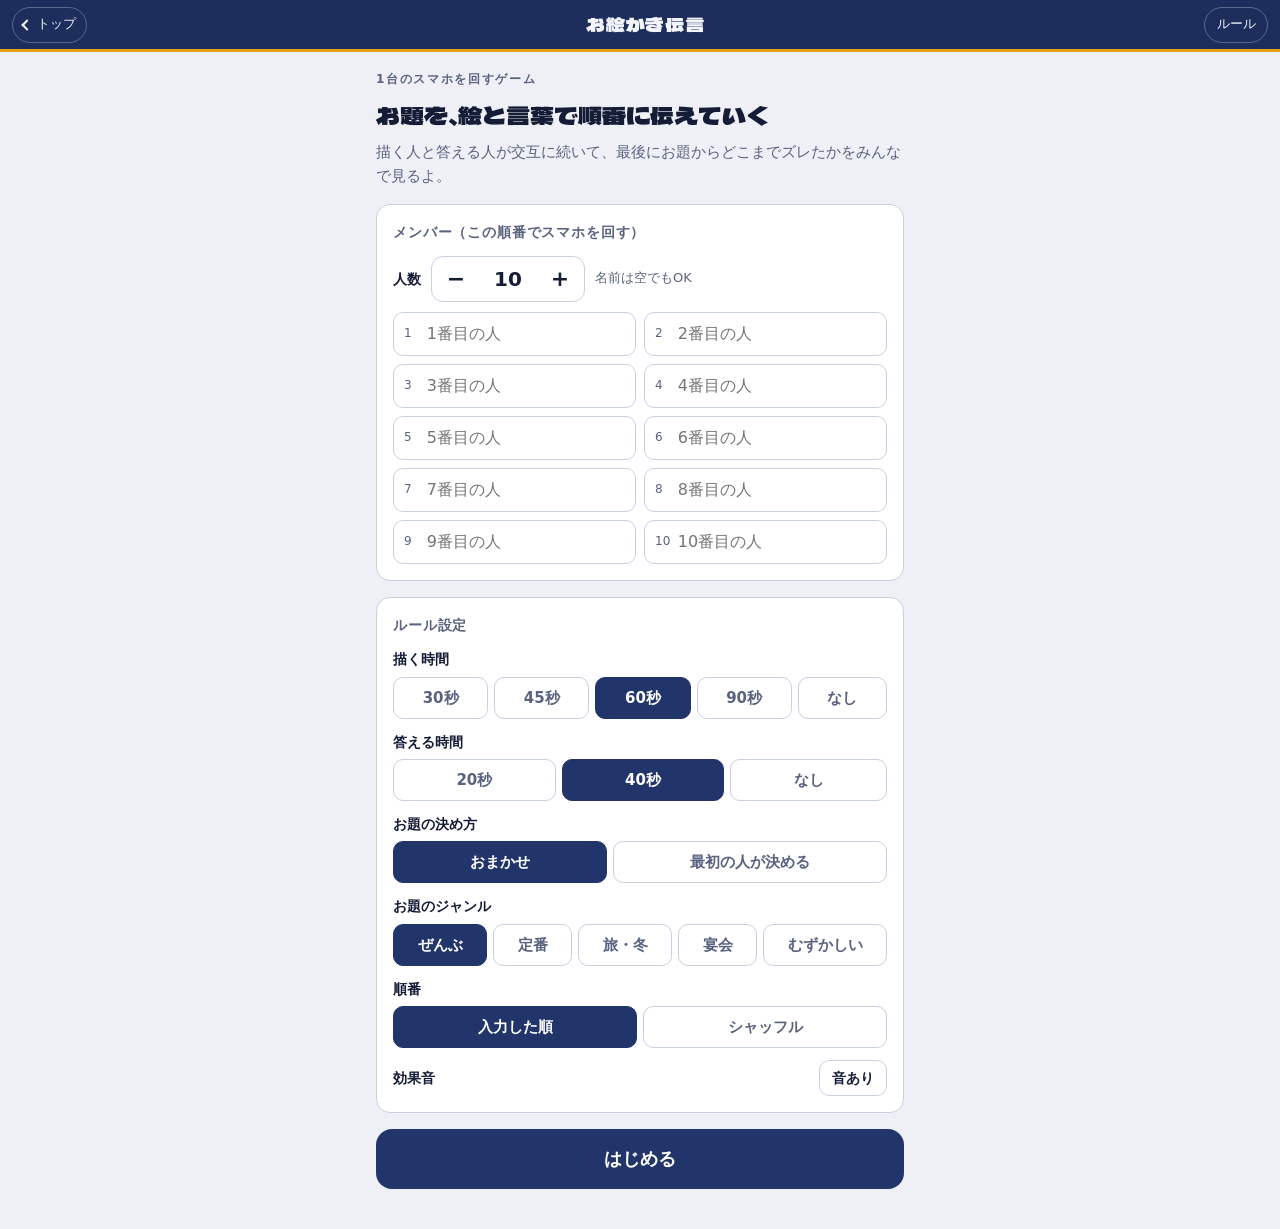
<file: oekaki.html>
<!doctype html>
<html lang="ja">
<head>
<meta charset="utf-8">
<meta name="viewport" content="width=device-width,initial-scale=1,viewport-fit=cover">
<meta name="claude:viewport-fit-sides" content="cover">
<meta name="apple-mobile-web-app-capable" content="yes">
<meta name="theme-color" content="#1d2d5c">
<title>お絵かき伝言</title>
<link rel="stylesheet" href="fonts/dela.css">
<style>
/* 旅宴ゲーム 共通スタイル
   旅館の夜：藍の浴衣 × 生ビールの金 × 木札。
   レイアウト：上に細いヘッダー、中央にゲーム、下に親指で押せる大きな操作ボタン */
:root{
  --bg:#eef0f6;
  --surface:#ffffff;
  --surface-2:#e3e7f2;
  --fg:#151c36;
  --muted:#59627f;
  --line:#c9cfe2;
  --ai:#22356b;
  --on-ai:#ffffff;
  --gold:#e3a20d;
  --gold-soft:#fbecc2;
  --on-gold:#2b1d00;
  --wood:#ead8b3;
  --wood-edge:#c4a46c;
  --on-wood:#2a2014;
  --primary:#22356b;
  --on-primary:#ffffff;
  --good:#17804f;
  --good-soft:#d9f2e5;
  --bad:#c3352b;
  --bad-soft:#fbe1de;
  --head-bg:#1d2d5c;
  --head-fg:#f3f5fb;
  --scrim:rgba(13,20,48,.55);
  --paper:#ffffff;
  --shadow:0 1px 2px rgba(21,28,54,.08),0 8px 24px rgba(21,28,54,.08);
  --f-display:"Dela Gothic One","Hiragino Maru Gothic ProN","Hiragino Sans","Noto Sans JP","Noto Sans CJK JP",sans-serif;
  --f-body:"Hiragino Maru Gothic ProN","Hiragino Sans","Noto Sans JP","Noto Sans CJK JP",system-ui,sans-serif;
  --r:14px;
}
@media (prefers-color-scheme: dark){
  :root:not([data-theme="light"]){
    --bg:#0d1430;--surface:#162047;--surface-2:#1f2b5a;--fg:#eef1fb;--muted:#a2abc9;--line:#2e3c74;
    --ai:#9db1f0;--on-ai:#0b1230;--gold:#f4bb2a;--gold-soft:#3b300f;--on-gold:#1f1500;
    --wood:#3d3323;--wood-edge:#6a5534;--on-wood:#f4e7cc;--primary:#9db1f0;--on-primary:#0b1230;
    --good:#43c98e;--good-soft:#123a2a;--bad:#ff7466;--bad-soft:#47201d;--head-bg:#0a1026;--head-fg:#eef1fb;
    --scrim:rgba(0,0,0,.6);--paper:#ffffff;--shadow:none;color-scheme:dark;
  }
}
:root[data-theme="dark"]{
  --bg:#0d1430;--surface:#162047;--surface-2:#1f2b5a;--fg:#eef1fb;--muted:#a2abc9;--line:#2e3c74;
  --ai:#9db1f0;--on-ai:#0b1230;--gold:#f4bb2a;--gold-soft:#3b300f;--on-gold:#1f1500;
  --wood:#3d3323;--wood-edge:#6a5534;--on-wood:#f4e7cc;--primary:#9db1f0;--on-primary:#0b1230;
  --good:#43c98e;--good-soft:#123a2a;--bad:#ff7466;--bad-soft:#47201d;--head-bg:#0a1026;--head-fg:#eef1fb;
  --scrim:rgba(0,0,0,.6);--paper:#ffffff;--shadow:none;color-scheme:dark;
}
*,*::before,*::after{box-sizing:border-box}
html{height:100%;padding-top:env(safe-area-inset-top,0px);padding-bottom:env(safe-area-inset-bottom,0px);-webkit-text-size-adjust:100%}
body{margin:0;min-height:100%;background:var(--bg);color:var(--fg);font-family:var(--f-body);font-size:16px;line-height:1.6;-webkit-tap-highlight-color:transparent}
body::before{content:"";position:fixed;inset:0 0 auto;height:env(safe-area-inset-top,0px);z-index:30;background:var(--head-bg)}
[hidden]{display:none!important}
img{max-width:100%}
button,input,select,textarea{font:inherit;color:inherit}
button{cursor:pointer;touch-action:manipulation}
:focus-visible{outline:3px solid var(--gold);outline-offset:2px}

/* ヘッダー */
.bar{position:sticky;top:env(safe-area-inset-top,0px);z-index:20;display:flex;align-items:center;gap:8px;min-height:52px;background:var(--head-bg);color:var(--head-fg);padding-left:max(12px,env(safe-area-inset-left,0px));padding-right:max(12px,env(safe-area-inset-right,0px));border-bottom:3px solid var(--gold)}
.bar-title{flex:1;margin:0;font-family:var(--f-display);font-weight:400;font-size:19px;letter-spacing:.04em;line-height:1.2;text-align:center;white-space:nowrap;overflow:hidden;text-overflow:ellipsis}
.bar-back,.bar-btn{flex:0 0 auto;min-width:64px;min-height:36px;display:inline-flex;align-items:center;justify-content:center;padding:4px 10px;border-radius:999px;border:1px solid rgba(255,255,255,.28);background:transparent;color:var(--head-fg);font-size:13px;text-decoration:none}
.bar-back::before{content:"";width:8px;height:8px;border-left:2px solid currentColor;border-bottom:2px solid currentColor;transform:rotate(45deg);margin-right:6px}

/* 本体 */
.wrap{max-width:560px;margin:0 auto;padding-left:max(16px,env(safe-area-inset-left,0px));padding-right:max(16px,env(safe-area-inset-right,0px));padding-block:18px 40px}
.screen{display:flex;flex-direction:column;gap:16px}
.fill-app{height:100%;display:flex;flex-direction:column}
.fill-app .wrap{flex:1;min-height:0;width:100%;display:flex;flex-direction:column}
.fill-app .screen.fill{flex:1;min-height:0}

.eyebrow{margin:0;font-size:12px;letter-spacing:.14em;color:var(--muted);font-weight:700}
.h2{margin:0;font-family:var(--f-display);font-weight:400;font-size:24px;line-height:1.3;text-wrap:balance}
.h3{margin:0;font-size:17px;font-weight:700;line-height:1.4}
.lead{margin:0;color:var(--muted);font-size:15px}
.muted{color:var(--muted)}
.small{font-size:13px}
.center{text-align:center}
.num{font-variant-numeric:tabular-nums}
.stack{display:flex;flex-direction:column;gap:10px}
.row{display:flex;gap:10px;align-items:center;flex-wrap:wrap}
.row > *{min-width:0}
.spacer{flex:1}

.panel{background:var(--surface);border:1px solid var(--line);border-radius:var(--r);padding:16px;display:flex;flex-direction:column;gap:12px}
.panel-title{margin:0;font-size:14px;font-weight:700;color:var(--muted);letter-spacing:.06em}

/* ボタン */
.btn{display:inline-flex;align-items:center;justify-content:center;gap:8px;min-height:48px;padding:10px 18px;border-radius:12px;border:1px solid var(--line);background:var(--surface);color:var(--fg);font-weight:700;font-size:16px;line-height:1.3;text-align:center;text-decoration:none;user-select:none;-webkit-user-select:none;transition:transform .08s ease,filter .15s ease}
.btn:active{transform:scale(.98)}
.btn:disabled{opacity:.45;pointer-events:none}
.btn.primary{background:var(--primary);color:var(--on-primary);border-color:transparent}
.btn.gold{background:var(--gold);color:var(--on-gold);border-color:transparent}
.btn.danger{background:var(--bad);color:#fff;border-color:transparent}
.btn.ghost{background:transparent}
.btn.big{width:100%;min-height:60px;font-size:18px;border-radius:16px}
.btn.wide{width:100%}
.btn.sm{min-height:36px;padding:6px 12px;font-size:14px;border-radius:10px}
.actions{display:flex;flex-direction:column;gap:10px}

/* 入力 */
.field{display:flex;flex-direction:column;gap:6px}
.field > label,.label{font-size:14px;font-weight:700}
.input,.textarea{width:100%;min-height:48px;padding:10px 12px;border-radius:12px;border:1px solid var(--line);background:var(--surface);font-size:17px;line-height:1.5}
.textarea{min-height:110px;resize:vertical;font-size:15px;word-break:break-all}
.input:focus,.textarea:focus{border-color:var(--ai);outline:none;box-shadow:0 0 0 3px color-mix(in srgb,var(--ai) 25%,transparent)}
.hint{margin:0;font-size:13px;color:var(--muted)}

/* セグメント */
.seg{display:flex;flex-wrap:wrap;gap:6px}
.seg button{flex:1 1 auto;min-height:42px;padding:6px 12px;border-radius:10px;border:1px solid var(--line);background:var(--surface);font-size:15px;font-weight:700;color:var(--muted)}
.seg button[aria-pressed="true"]{background:var(--ai);border-color:var(--ai);color:var(--on-ai)}

/* 人数ステッパー */
.stepper{display:inline-flex;align-items:center;border:1px solid var(--line);border-radius:12px;overflow:hidden;background:var(--surface)}
.stepper button{width:48px;height:44px;border:0;background:transparent;font-size:22px;font-weight:700}
.stepper output{min-width:56px;text-align:center;font-size:20px;font-weight:700;font-variant-numeric:tabular-nums}
.names{display:grid;grid-template-columns:repeat(2,minmax(0,1fr));gap:8px}
.name-in{min-width:0;display:flex;align-items:center;gap:6px;border:1px solid var(--line);border-radius:10px;background:var(--surface);padding-left:10px}
.name-in span{font-size:12px;color:var(--muted);font-variant-numeric:tabular-nums;min-width:1.4em}
.name-in input{flex:1;min-width:0;width:100%;border:0;background:transparent;min-height:42px;font-size:16px;padding:4px 8px 4px 0}
.name-in input:focus{outline:none}
.name-in:focus-within{border-color:var(--ai)}

/* ピル・バッジ */
.pill{display:inline-flex;align-items:center;gap:6px;padding:4px 12px;border-radius:999px;background:var(--surface-2);font-size:14px;font-weight:700;font-variant-numeric:tabular-nums}
.pill.gold{background:var(--gold);color:var(--on-gold)}
.pill.warn{background:var(--bad);color:#fff}
.tag{display:inline-block;padding:2px 8px;border-radius:6px;background:var(--gold-soft);color:var(--fg);font-size:12px;font-weight:700}

/* 大きな名前表示 */
.big-name{font-family:var(--f-display);font-weight:400;font-size:clamp(34px,11vw,52px);line-height:1.2;text-align:center;word-break:break-all;margin:0}

/* モーダル */
.modal{position:fixed;inset:0;z-index:50;background:var(--scrim);display:flex;align-items:flex-end;justify-content:center;padding:16px;padding-bottom:max(16px,env(safe-area-inset-bottom,0px))}
.modal-card{width:100%;max-width:520px;max-height:85vh;overflow:auto;background:var(--surface);color:var(--fg);border-radius:18px;padding:20px;display:flex;flex-direction:column;gap:14px;animation:rise .18s ease-out}
.modal-msg{margin:0;font-size:17px;line-height:1.6;white-space:pre-wrap}
.modal-actions{display:flex;gap:10px}
.modal-actions .btn{flex:1}
.rules h3{margin:8px 0 0;font-size:16px}
.rules p,.rules ul,.rules ol{margin:0;font-size:15px}
.rules ul,.rules ol{padding-left:1.3em}
.rules li+li{margin-top:4px}
@keyframes rise{from{transform:translateY(16px);opacity:.4}to{transform:none;opacity:1}}

/* トースト */
.toast{position:fixed;left:50%;bottom:calc(20px + env(safe-area-inset-bottom,0px));transform:translate(-50%,20px);z-index:60;max-width:calc(100% - 32px);padding:10px 16px;border-radius:12px;background:var(--fg);color:var(--bg);font-size:14px;font-weight:700;opacity:0;pointer-events:none;transition:opacity .2s,transform .2s;text-align:center}
.toast.show{opacity:1;transform:translate(-50%,0)}

/* コード表示 */
.code-box{font-family:ui-monospace,Menlo,monospace;font-size:12px;line-height:1.4;min-height:84px;max-height:140px;word-break:break-all}

@media (prefers-reduced-motion: reduce){
  *,*::before,*::after{animation-duration:.01ms!important;transition-duration:.01ms!important}
}

.hand{padding-top:12px;gap:18px}
.hand .lead{margin-top:8px}
.m0{margin:0}

/* 描く画面 */
body.fill-app{height:100%;overflow:hidden;overscroll-behavior:none}
.fill-app .wrap{padding-block:10px 12px}
.draw{gap:10px}
.prompt{display:flex;align-items:center;gap:10px;background:var(--surface);border:1px solid var(--line);border-radius:var(--r);padding:8px 10px 8px 14px}
.prompt-text{flex:1;min-width:0;display:flex;flex-direction:column;line-height:1.25}
.prompt-text strong{font-size:22px;word-break:break-all}
.timer.low{background:var(--bad);color:#fff}
.canvas-box{flex:1;min-height:0;display:flex;align-items:center;justify-content:center;-webkit-user-select:none;user-select:none;-webkit-touch-callout:none}
#cv{display:block;background:var(--paper);border-radius:12px;border:2px solid var(--line);touch-action:none;-webkit-user-select:none;user-select:none;-webkit-touch-callout:none;box-shadow:var(--shadow)}
.tools{display:flex;flex-direction:column;gap:8px}
.swatches{display:flex;gap:8px;justify-content:space-between}
.sw{flex:0 0 auto;width:38px;height:38px;border-radius:50%;border:3px solid var(--surface);box-shadow:0 0 0 1px var(--line);padding:0}
.sw[aria-pressed="true"]{box-shadow:0 0 0 3px var(--fg)}
.tool-row{display:flex;gap:6px;flex-wrap:nowrap}
.tool{flex:1 1 0;min-width:0;min-height:42px;border-radius:10px;border:1px solid var(--line);background:var(--surface);font-size:12px;font-weight:700;display:flex;align-items:center;justify-content:center;gap:4px;padding:2px;white-space:nowrap;letter-spacing:-.02em}
.tool[aria-pressed="true"]{background:var(--ai);border-color:var(--ai);color:var(--on-ai)}
.dot{display:inline-block;border-radius:50%;background:currentColor}

/* 答える画面 */
.guess-img{display:block;width:100%;max-width:420px;aspect-ratio:1;margin:0 auto;background:var(--paper);border-radius:12px;border:2px solid var(--line)}

/* 結果発表 */
.chain{list-style:none;margin:0;padding:0;display:flex;flex-direction:column;gap:6px}
.chain-item{display:flex;flex-direction:column;gap:8px;animation:rise .35s ease-out}
.chain-item + .chain-item::before{content:"";align-self:center;width:0;height:0;border-left:9px solid transparent;border-right:9px solid transparent;border-top:11px solid var(--gold);margin-bottom:2px}
.chain-head{display:flex;align-items:center;gap:8px;font-size:14px;font-weight:700;color:var(--muted)}
.chain-no{display:inline-grid;place-items:center;width:26px;height:26px;border-radius:50%;background:var(--surface-2);color:var(--fg);font-size:13px;font-variant-numeric:tabular-nums}
.chain-word{margin:0;padding:14px 16px;border-radius:12px;background:var(--surface);border:1px solid var(--line);font-size:24px;font-weight:700;text-align:center;word-break:break-all}
.chain-item.topic .chain-word{background:var(--gold);color:var(--on-gold);border-color:transparent;font-family:var(--f-display);font-weight:400}
.chain-img{display:block;width:100%;max-width:420px;margin:0 auto;aspect-ratio:1;border-radius:12px;border:2px solid var(--line);background:var(--paper)}
.summary{display:grid;grid-template-columns:1fr auto 1fr;align-items:center;gap:8px;text-align:center}
.summary b{display:block;font-size:20px;word-break:break-all}
.summary small{color:var(--muted);font-size:12px}
.arrow{font-family:var(--f-display);color:var(--gold);font-size:22px}
#rImgOut{border-radius:12px;border:1px solid var(--line)}
@media (orientation: landscape) and (max-height: 500px){
  .fill-app .draw{display:grid;grid-template-columns:1fr minmax(0,1fr);grid-template-rows:auto 1fr auto;gap:8px}
  .fill-app .canvas-box{grid-row:1 / span 3}
}
</style>
</head>
<body>
<header class="bar">
  <a class="bar-back" href="index.html">トップ</a>
  <h1 class="bar-title">お絵かき伝言</h1>
  <button class="bar-btn" id="helpBtn" type="button">ルール</button>
</header>

<main class="wrap">
  <!-- 準備 -->
  <section id="sSetup" class="screen">
    <div class="stack">
      <p class="eyebrow">1台のスマホを回すゲーム</p>
      <h2 class="h2">お題を、絵と言葉で順番に伝えていく</h2>
      <p class="lead">描く人と答える人が交互に続いて、最後にお題からどこまでズレたかをみんなで見るよ。</p>
    </div>

    <div id="resume" class="panel" hidden>
      <p class="h3 m0" id="resumeText">前回の続きがあるよ</p>
      <div class="row">
        <button class="btn primary" id="resumeGo" type="button">続きから</button>
        <button class="btn" id="resumeDrop" type="button">新しくはじめる</button>
      </div>
    </div>

    <div class="panel">
      <p class="panel-title">メンバー（この順番でスマホを回す）</p>
      <div id="players" class="stack"></div>
    </div>

    <div class="panel">
      <p class="panel-title">ルール設定</p>
      <div class="field"><span class="label">描く時間</span>
        <div class="seg" id="optDraw"><button type="button" data-v="30">30秒</button><button type="button" data-v="45">45秒</button><button type="button" data-v="60">60秒</button><button type="button" data-v="90">90秒</button><button type="button" data-v="0">なし</button></div>
      </div>
      <div class="field"><span class="label">答える時間</span>
        <div class="seg" id="optGuess"><button type="button" data-v="20">20秒</button><button type="button" data-v="40">40秒</button><button type="button" data-v="0">なし</button></div>
      </div>
      <div class="field"><span class="label">お題の決め方</span>
        <div class="seg" id="optTopic"><button type="button" data-v="auto">おまかせ</button><button type="button" data-v="custom">最初の人が決める</button></div>
      </div>
      <div class="field" id="genreField"><span class="label">お題のジャンル</span>
        <div class="seg" id="optGenre"><button type="button" data-v="all">ぜんぶ</button><button type="button" data-v="basic">定番</button><button type="button" data-v="trip">旅・冬</button><button type="button" data-v="party">宴会</button><button type="button" data-v="hard">むずかしい</button></div>
      </div>
      <div class="field"><span class="label">順番</span>
        <div class="seg" id="optOrder"><button type="button" data-v="asis">入力した順</button><button type="button" data-v="shuffle">シャッフル</button></div>
      </div>
      <div class="row"><span class="label">効果音</span><span class="spacer"></span><button class="btn sm" id="soundBtn" type="button">音あり</button></div>
    </div>

    <button class="btn big primary" id="startBtn" type="button">はじめる</button>
  </section>

  <!-- 交代 -->
  <section id="sHand" class="screen hand" hidden>
    <p class="eyebrow center"><span id="hStep" class="num">1</span> / <span id="hTotal" class="num">10</span> 人目</p>
    <p class="center lead">スマホを渡して、次は</p>
    <p class="big-name" id="hName">名前</p>
    <p class="center"><span class="pill gold" id="hRole">絵を描く番</span></p>
    <div class="panel center"><p class="m0" id="hNote">本人以外は画面を見ないでね</p></div>
    <button class="btn big primary" id="hGo" type="button">はじめる</button>
  </section>

  <!-- 最初の人がお題を決める -->
  <section id="sTopic" class="screen" hidden>
    <p class="eyebrow">こっそり入力</p>
    <h2 class="h2">お題を決めてね</h2>
    <p class="lead">ほかの人に見られないように入力して、そのまま描きはじめるよ。</p>
    <div class="field"><label for="tInput">お題</label><input id="tInput" class="input" maxlength="20" autocomplete="off" enterkeyhint="done" placeholder="例：温泉まんじゅう"></div>
    <button class="btn big primary" id="tGo" type="button">これを描く</button>
  </section>

  <!-- 描く -->
  <section id="sDraw" class="screen fill draw" hidden>
    <div class="prompt">
      <div class="prompt-text"><span class="eyebrow" id="dLabel">お題</span><strong id="dTopic">-</strong></div>
      <button class="btn sm" id="dReroll" type="button">お題を変える</button>
      <span class="pill timer num" id="dTimer" hidden>60</span>
    </div>
    <div class="canvas-box" id="cvBox"><canvas id="cv" width="720" height="720" aria-label="お絵かきエリア。指でなぞって描く"></canvas></div>
    <div class="tools">
      <div class="swatches" id="swatches" role="group" aria-label="ペンの色"></div>
      <div class="tool-row">
        <button class="tool" type="button" data-size="6" aria-label="細いペン"><span class="dot" style="width:5px;height:5px"></span>細</button>
        <button class="tool" type="button" data-size="12" aria-label="ふつうのペン"><span class="dot" style="width:9px;height:9px"></span>中</button>
        <button class="tool" type="button" data-size="26" aria-label="太いペン"><span class="dot" style="width:14px;height:14px"></span>太</button>
        <button class="tool" type="button" id="eraser" aria-pressed="false">消しゴム</button>
        <button class="tool" type="button" id="undo">戻す</button>
        <button class="tool" type="button" id="clearAll">全消し</button>
      </div>
    </div>
    <button class="btn big primary" id="dDone" type="button">描けた！次の人へ</button>
  </section>

  <!-- 答える -->
  <section id="sGuess" class="screen" hidden>
    <div class="row"><p class="eyebrow m0">前の人の絵</p><span class="spacer"></span><span class="pill timer num" id="gTimer" hidden>40</span></div>
    <img id="gImg" class="guess-img" alt="前の人が描いた絵">
    <div class="field"><label for="gInput">これは何の絵？</label><input id="gInput" class="input" maxlength="30" autocomplete="off" enterkeyhint="done" placeholder="思ったものを書いてね"></div>
    <button class="btn big primary" id="gDone" type="button">これで決定</button>
  </section>

  <!-- 結果発表 -->
  <section id="sReveal" class="screen" hidden>
    <div class="stack">
      <p class="eyebrow">結果発表</p>
      <h2 class="h2" id="rTitle">お題からどこまでズレた？</h2>
    </div>
    <ol class="chain" id="rList"></ol>
    <button class="btn big gold" id="rNext" type="button">次を見る</button>
    <div id="rEnd" class="stack" hidden>
      <div class="panel summary" id="rSummary"></div>
      <button class="btn big primary" id="rAgain" type="button">次のお題で遊ぶ</button>
      <button class="btn wide" id="rImg" type="button">結果を1枚の画像にする</button>
      <div id="rImgBox" class="stack" hidden>
        <img id="rImgOut" alt="今回の伝言をまとめた画像">
        <p class="hint">画像を長押しすると写真に保存できるよ</p>
      </div>
      <button class="btn wide ghost" id="rSetup" type="button">メンバー・設定を変える</button>
    </div>
  </section>
</main>

<script>
/* 旅宴ゲーム 共通スクリプト（ネット不要で動く部品だけ） */
const $ = (s, r = document) => r.querySelector(s);
const $$ = (s, r = document) => [...r.querySelectorAll(s)];

function h(tag, props, ...kids) {
  const e = document.createElement(tag);
  for (const [k, v] of Object.entries(props || {})) {
    if (v == null || v === false) continue;
    if (k === 'class') e.className = v;
    else if (k === 'text') e.textContent = v;
    else if (k === 'html') e.innerHTML = v;
    else if (k.startsWith('on') && typeof v === 'function') e.addEventListener(k.slice(2), v);
    else if (k === 'style') e.style.cssText = v;
    else e.setAttribute(k, v === true ? '' : v);
  }
  for (const kid of kids.flat(Infinity)) {
    if (kid == null || kid === false) continue;
    e.append(kid.nodeType ? kid : document.createTextNode(String(kid)));
  }
  return e;
}

/* 端末内の保存（使えない環境でも落ちない） */
const store = {
  get(k, d) { try { const v = localStorage.getItem(k); return v == null ? d : JSON.parse(v); } catch (e) { return d; } },
  set(k, v) { try { localStorage.setItem(k, JSON.stringify(v)); return true; } catch (e) { return false; } },
  del(k) { try { localStorage.removeItem(k); } catch (e) {} }
};

/* 合言葉から毎回同じ乱数を作る */
function hashStr(str) {
  let h1 = 1779033703, h2 = 3144134277, h3 = 1013904242, h4 = 2773480762;
  for (let i = 0, k; i < str.length; i++) {
    k = str.charCodeAt(i);
    h1 = h2 ^ Math.imul(h1 ^ k, 597399067);
    h2 = h3 ^ Math.imul(h2 ^ k, 2869860233);
    h3 = h4 ^ Math.imul(h3 ^ k, 951274213);
    h4 = h1 ^ Math.imul(h4 ^ k, 2716044179);
  }
  h1 = Math.imul(h3 ^ (h1 >>> 18), 597399067);
  h2 = Math.imul(h4 ^ (h2 >>> 22), 2869860233);
  return ((h1 ^ h2) >>> 0);
}
function rng(seed) {
  let a = typeof seed === 'number' ? seed >>> 0 : hashStr(String(seed));
  return function () {
    a |= 0; a = (a + 0x6D2B79F5) | 0;
    let t = Math.imul(a ^ (a >>> 15), 1 | a);
    t = (t + Math.imul(t ^ (t >>> 7), 61 | t)) ^ t;
    return ((t ^ (t >>> 14)) >>> 0) / 4294967296;
  };
}
function shuffle(arr, rand = Math.random) {
  const a = arr.slice();
  for (let i = a.length - 1; i > 0; i--) { const j = Math.floor(rand() * (i + 1)); [a[i], a[j]] = [a[j], a[i]]; }
  return a;
}
function pick(arr, rand = Math.random) { return arr[Math.floor(rand() * arr.length)]; }
function randomId(len = 6) {
  const cs = 'ABCDEFGHJKLMNPQRSTUVWXYZ23456789';
  let s = '';
  const buf = new Uint32Array(len);
  (window.crypto || {}).getRandomValues ? crypto.getRandomValues(buf) : buf.forEach((_, i) => buf[i] = Math.random() * 1e9);
  for (let i = 0; i < len; i++) s += cs[buf[i] % cs.length];
  return s;
}
const clamp = (v, a, b) => Math.max(a, Math.min(b, v));

/* LINEで送れる「コード」にする（圧縮→base64url、最後に ~） */
function b64u(bytes) {
  let s = '';
  for (let i = 0; i < bytes.length; i += 0x8000) s += String.fromCharCode.apply(null, bytes.subarray(i, i + 0x8000));
  return btoa(s).replace(/\+/g, '-').replace(/\//g, '_').replace(/=+$/, '');
}
function unb64u(str) {
  str = str.replace(/-/g, '+').replace(/_/g, '/');
  while (str.length % 4) str += '=';
  const bin = atob(str);
  const b = new Uint8Array(bin.length);
  for (let i = 0; i < bin.length; i++) b[i] = bin.charCodeAt(i);
  return b;
}
async function pipeBytes(bytes, stream) {
  const s = new Blob([bytes]).stream().pipeThrough(stream);
  return new Uint8Array(await new Response(s).arrayBuffer());
}
async function encodeCode(prefix, obj) {
  const raw = new TextEncoder().encode(JSON.stringify(obj));
  if (typeof CompressionStream !== 'undefined') {
    try {
      const z = await pipeBytes(raw, new CompressionStream('deflate-raw'));
      if (z.length < raw.length) return prefix + '.z' + b64u(z) + '~';
    } catch (e) {}
  }
  return prefix + '.r' + b64u(raw) + '~';
}
/* 貼り付けた文章からコードを全部取り出す（LINEの名前や時刻が混ざってもOK） */
async function decodeCodes(text, prefix) {
  const flat = String(text || '').replace(/\s+/g, '');
  const re = new RegExp(prefix.replace(/\./g, '\\.') + '\\.([zr])([A-Za-z0-9_-]+)~', 'g');
  const out = [];
  let m;
  while ((m = re.exec(flat))) {
    try {
      let bytes = unb64u(m[2]);
      if (m[1] === 'z') {
        if (typeof DecompressionStream === 'undefined') throw new Error('old');
        bytes = await pipeBytes(bytes, new DecompressionStream('deflate-raw'));
      }
      out.push(JSON.parse(new TextDecoder().decode(bytes)));
    } catch (e) { out.push({ __error: e.message === 'old' ? 'old' : 'broken' }); }
  }
  return out;
}

/* 画面の切り替え */
function show(id) {
  $$('.screen').forEach(s => { s.hidden = s.id !== id; });
  window.scrollTo(0, 0);
}

/* トースト・確認ダイアログ（ブラウザの confirm は使わない） */
function toast(msg, ms = 2200) {
  let t = $('#toast');
  if (!t) { t = h('div', { id: 'toast', class: 'toast', role: 'status', 'aria-live': 'polite' }); document.body.append(t); }
  t.textContent = msg;
  t.classList.add('show');
  clearTimeout(t._t);
  t._t = setTimeout(() => t.classList.remove('show'), ms);
}
function ask(msg, opt = {}) {
  const { ok = 'OK', cancel = 'やめる', danger = false } = opt;
  return new Promise(res => {
    const prev = document.activeElement;
    const close = v => { dlg.remove(); if (prev && prev.focus) prev.focus(); res(v); };
    const okBtn = h('button', { class: 'btn ' + (danger ? 'danger' : 'primary'), onclick: () => close(true) }, ok);
    const dlg = h('div', { class: 'modal', role: 'dialog', 'aria-modal': 'true', onclick: e => { if (e.target === dlg && cancel) close(false); } },
      h('div', { class: 'modal-card' },
        h('p', { class: 'modal-msg' }, msg),
        h('div', { class: 'modal-actions' }, cancel ? h('button', { class: 'btn', onclick: () => close(false) }, cancel) : null, okBtn)));
    document.body.append(dlg);
    okBtn.focus();
  });
}
function sheet(title, bodyNode) {
  const dlg = h('div', { class: 'modal', role: 'dialog', 'aria-modal': 'true', 'aria-label': title, onclick: e => { if (e.target === dlg) dlg.remove(); } },
    h('div', { class: 'modal-card rules' },
      h('h2', { class: 'h2' }, title),
      bodyNode,
      h('button', { class: 'btn primary wide', onclick: () => dlg.remove() }, 'とじる')));
  document.body.append(dlg);
  $('button', dlg).focus();
}

/* コピー・共有 */
async function copyText(text, fallbackEl) {
  try {
    await navigator.clipboard.writeText(text);
    toast('コピーした！LINEに貼りつけて送ってね');
    return true;
  } catch (e) {
    if (fallbackEl) { fallbackEl.focus(); fallbackEl.select(); try { fallbackEl.setSelectionRange(0, text.length); } catch (_) {} }
    toast('自動でコピーできなかったから、文字を長押しして「コピー」してね', 3600);
    return false;
  }
}
async function shareText(text, fallbackEl) {
  if (navigator.share) {
    try { await navigator.share({ text }); return true; }
    catch (e) { if (e && e.name === 'AbortError') return false; }
  }
  return copyText(text, fallbackEl);
}

/* 効果音（最初のタップ後に鳴る） */
const Sound = (() => {
  let ctx = null;
  let on = store.get('tabi.sound', true);
  function ac() {
    if (!on) return null;
    if (!ctx) { const C = window.AudioContext || window.webkitAudioContext; if (!C) return null; try { ctx = new C(); } catch (e) { return null; } }
    if (ctx.state === 'suspended') ctx.resume();
    return ctx;
  }
  function tone(freq, dur = 0.12, type = 'sine', vol = 0.2, when = 0) {
    const c = ac(); if (!c) return;
    const o = c.createOscillator(), g = c.createGain();
    o.type = type; o.frequency.value = freq;
    const t = c.currentTime + when;
    g.gain.setValueAtTime(0.0001, t);
    g.gain.exponentialRampToValueAtTime(vol, t + 0.01);
    g.gain.exponentialRampToValueAtTime(0.0001, t + dur);
    o.connect(g).connect(c.destination);
    o.start(t); o.stop(t + dur + 0.03);
  }
  function noise(dur = 0.3, vol = 0.2, freq = 1000, when = 0) {
    const c = ac(); if (!c) return;
    const len = Math.floor(c.sampleRate * dur);
    const buf = c.createBuffer(1, len, c.sampleRate);
    const d = buf.getChannelData(0);
    for (let i = 0; i < len; i++) d[i] = (Math.random() * 2 - 1) * (1 - i / len);
    const src = c.createBufferSource(); src.buffer = buf;
    const f = c.createBiquadFilter(); f.type = 'bandpass'; f.frequency.value = freq; f.Q.value = 0.8;
    const g = c.createGain(); g.gain.value = vol;
    src.connect(f).connect(g).connect(c.destination);
    src.start(c.currentTime + when);
  }
  return {
    get on() { return on; },
    set on(v) { on = !!v; store.set('tabi.sound', on); },
    unlock() { ac(); },
    tone, noise,
    tick() { tone(880, 0.05, 'square', 0.05); },
    pop() { tone(660, 0.07, 'triangle', 0.12); },
    ding() { tone(988, 0.14, 'sine', 0.2); tone(1319, 0.28, 'sine', 0.16, 0.11); },
    buzz() { tone(150, 0.4, 'sawtooth', 0.12); },
    splash() { noise(0.28, 0.22, 800); },
    fanfare() { [523, 659, 784, 1047].forEach((f, i) => tone(f, i === 3 ? 0.5 : 0.18, 'triangle', 0.18, i * 0.12)); },
    drum(n = 18) { for (let i = 0; i < n; i++) noise(0.06, 0.08 + i * 0.008, 180 + i * 6, i * 0.07); }
  };
})();
document.addEventListener('pointerdown', () => Sound.unlock(), { once: true });

/* 画面が暗くならないようにする（使えない端末では何もしない） */
const Wake = {
  want: false, lock: null,
  async on() { this.want = true; if (this.lock && !this.lock.released) return; try { if ('wakeLock' in navigator && document.visibilityState === 'visible') this.lock = await navigator.wakeLock.request('screen'); } catch (e) {} },
  off() { this.want = false; try { this.lock && this.lock.release(); } catch (e) {} this.lock = null; }
};
document.addEventListener('visibilitychange', () => { if (document.visibilityState === 'visible' && Wake.want) Wake.on(); });

/* タイマー */
class Countdown {
  constructor(sec, onTick, onEnd) { this.total = sec; this.onTick = onTick; this.onEnd = onEnd; this.t0 = 0; this.id = 0; this.lastWhole = null; }
  start() {
    this.t0 = performance.now();
    this.stop();
    const loop = () => {
      const left = Math.max(0, this.total - (performance.now() - this.t0) / 1000);
      const whole = Math.ceil(left);
      if (whole !== this.lastWhole) { this.lastWhole = whole; this.onTick && this.onTick(whole, left); }
      if (left <= 0) { this.id = 0; this.onEnd && this.onEnd(); return; }
      this.id = requestAnimationFrame(loop);
    };
    this.id = requestAnimationFrame(loop);
    return this;
  }
  stop() { if (this.id) cancelAnimationFrame(this.id); this.id = 0; }
}

/* セグメント（選択ボタン） */
function bindSeg(el, value, onChange) {
  const btns = $$('button', el);
  const set = v => { btns.forEach(b => b.setAttribute('aria-pressed', String(b.dataset.v === String(v)))); };
  set(value);
  btns.forEach(b => b.addEventListener('click', () => { set(b.dataset.v); onChange(b.dataset.v); }));
  return set;
}

/* 参加者の入力（全ゲームで名前を共有） */
function PlayerEditor(root, opt = {}) {
  const min = opt.min || 2, max = opt.max || 16;
  let names = store.get('tabi.players', null);
  let count = names ? clamp(names.length, min, max) : (opt.def || 10);
  names = (names || []).slice(0, max);
  const out = h('output', { class: 'num', 'aria-live': 'polite' }, count);
  const grid = h('div', { class: 'names' });
  function render() {
    out.textContent = count;
    grid.textContent = '';
    for (let i = 0; i < count; i++) {
      const inp = h('input', { id: (opt.idPrefix || 'p') + i, type: 'text', maxlength: '10', placeholder: (i + 1) + '番目の人', value: names[i] || '', autocomplete: 'off', enterkeyhint: 'next', 'aria-label': (i + 1) + '人目の名前' });
      inp.addEventListener('input', () => { names[i] = inp.value.trim(); save(); });
      grid.append(h('label', { class: 'name-in' }, h('span', {}, i + 1), inp));
    }
  }
  function save() { store.set('tabi.players', names.slice(0, count)); }
  const minus = h('button', { type: 'button', 'aria-label': '1人へらす', onclick: () => { if (count > min) { count--; render(); save(); } } }, '−');
  const plus = h('button', { type: 'button', 'aria-label': '1人ふやす', onclick: () => { if (count < max) { count++; render(); save(); } } }, '+');
  root.append(
    h('div', { class: 'row' }, h('span', { class: 'label' }, '人数'), h('div', { class: 'stepper' }, minus, out, plus), h('span', { class: 'hint' }, '名前は空でもOK')),
    grid);
  render();
  return {
    get list() {
      const seen = {};
      return Array.from({ length: count }, (_, i) => {
        let n = (names[i] || '').trim() || ((i + 1) + '番目の人');
        if (seen[n]) { seen[n]++; n = n + seen[n]; } else seen[n] = 1;
        return n;
      });
    }
  };
}

/* ゲーム単体で開いた時用：オフライン対応（GitHub Pages などで有効、使えない環境では何もしない） */
try {
  if ('serviceWorker' in navigator && location.protocol === 'https:' && !/claude\.ai|claudeusercontent|anthropic/.test(location.hostname)) {
    navigator.serviceWorker.register('sw.js').catch(() => {});
  }
} catch (e) {}

/* 音のON/OFFボタン */
function bindSoundBtn(btn) {
  if (!btn) return;
  const paint = () => { btn.textContent = Sound.on ? '音あり' : '音なし'; btn.setAttribute('aria-pressed', String(Sound.on)); };
  paint();
  btn.addEventListener('click', () => { Sound.on = !Sound.on; paint(); if (Sound.on) Sound.pop(); });
}

</script>
<script>
'use strict';
const TOPICS = {
  basic: ['ねこ','パンダ','ペンギン','カブトムシ','恐竜','宇宙人','おばけ','忍者','ロボット','サンタクロース','雪だるま','観覧車','自転車','消防車','信号機','灯台','ピラミッド','富士山','ラーメン','たこ焼き','かき氷','歯ブラシ','掃除機','傘','花火','新幹線','ハンバーガー','ちょうちん','かっぱ','UFO'],
  trip: ['露天風呂','浴衣','温泉卓球','温泉まんじゅう','旅館の朝ごはん','まくら投げ','足湯','湯けむり','お土産屋さん','駅弁','ロープウェイ','こたつ','みかん','鍋','雪見風呂','スキー','雪合戦','かまくら','つらら','寒ブリ','カニ','瓶の牛乳','マッサージチェア','鳥居','大仏','寝台列車','ご当地キャラ','高速バス','サービスエリア','ゆるキャラの着ぐるみ'],
  party: ['乾杯','生ビール','枝豆','焼き鳥','唐揚げにレモン','締めのラーメン','カラオケ','終電','お通し','ジョッキ','割り勘','幹事','おしぼり','ハイボール','もつ鍋','だし巻き卵','ポテトフライ','王様ゲーム','二次会','忘年会','ビンゴ大会','くす玉','かんぱいの音頭','座敷','居酒屋の店員さん','ちょうちん横丁','宴会芸','ネクタイを頭に巻く人','お会計','送別会'],
  hard: ['月曜日の朝','青春','給料日','筋肉痛','寝坊','ダイエット中','反抗期','既読スルー','初恋','期末テスト','年末年始','五月病','満員電車','二日酔い','夏休みの宿題','ドタキャン','サプライズ','やる気','緊張','ひとめぼれ','言い訳','節約','夜ふかし','金縛り','フラれた日','ど忘れ','ぼっち','有給休暇','締め切り','人生']
};
const COLORS = [['#1d1d1f','黒'],['#e0352b','赤'],['#2563d9','青'],['#24964a','緑'],['#f5c518','黄'],['#8b5a2b','茶'],['#f06ba8','ピンク']];
const SAVE_KEY = 'tabi.oekaki.game';

const opts = Object.assign({ draw: '60', guess: '40', topic: 'auto', genre: 'all', order: 'asis' }, store.get('tabi.oekaki.opts', {}));
const saveOpts = () => store.set('tabi.oekaki.opts', opts);
const editor = PlayerEditor($('#players'), { def: 10, min: 3, max: 16 });
bindSeg($('#optDraw'), opts.draw, v => { opts.draw = v; saveOpts(); });
bindSeg($('#optGuess'), opts.guess, v => { opts.guess = v; saveOpts(); });
bindSeg($('#optTopic'), opts.topic, v => { opts.topic = v; saveOpts(); $('#genreField').hidden = v !== 'auto'; });
bindSeg($('#optGenre'), opts.genre, v => { opts.genre = v; saveOpts(); });
bindSeg($('#optOrder'), opts.order, v => { opts.order = v; saveOpts(); });
$('#genreField').hidden = opts.topic !== 'auto';
bindSoundBtn($('#soundBtn'));

let G = null; // 進行中のゲーム
let timer = null;

function saveGame() { if (G) store.set(SAVE_KEY, G); }
function fillMode(on) { document.body.classList.toggle('fill-app', on); if (on) sizeCanvas(); }

function drawTopic() {
  const pool = opts.genre === 'all' ? [].concat(...Object.values(TOPICS)) : TOPICS[opts.genre] || TOPICS.basic;
  const left = pool.filter(t => !G.used.includes(t));
  const t = pick(left.length ? left : pool);
  G.used.push(t);
  return t;
}

function newGame() {
  const list = editor.list;
  G = { order: opts.order === 'shuffle' ? shuffle(list) : list, round: 0, used: [], opts: Object.assign({}, opts) };
  startRound();
}
function startRound() {
  const n = G.order.length;
  const s = G.round % n;
  G.cur = G.order.slice(s).concat(G.order.slice(0, s));
  G.chain = [];
  G.step = 0;
  G.rerolled = false;
  if (G.opts.topic === 'auto') G.chain.push({ type: 'topic', text: drawTopic() });
  saveGame();
  toHand();
}
const roleOf = step => (step % 2 === 0 ? 'draw' : 'guess');

function toHand() {
  stopTimer();
  fillMode(false);
  if (G.step >= G.cur.length) return toReveal();
  const name = G.cur[G.step];
  $('#hStep').textContent = G.step + 1;
  $('#hTotal').textContent = G.cur.length;
  $('#hName').textContent = name;
  const r = roleOf(G.step);
  $('#hRole').textContent = r === 'draw' ? (G.step === 0 ? 'お題を見て絵を描く番' : '前の人の答えを絵にする番') : '前の人の絵を見て答える番';
  $('#hNote').textContent = G.step === 0 ? '本人以外は画面を見ないでね。最初の1人目、スタート！' : '本人以外は画面を見ないでね';
  $('#hGo').textContent = name + 'です。はじめる';
  show('sHand');
}

$('#hGo').addEventListener('click', () => {
  Sound.pop();
  if (G.step === 0 && G.opts.topic === 'custom' && !G.chain.length) { $('#tInput').value = ''; show('sTopic'); return; }
  roleOf(G.step) === 'draw' ? startDraw() : startGuess();
});
$('#tGo').addEventListener('click', () => {
  const t = $('#tInput').value.trim();
  if (!t) { toast('お題を入力してね'); return; }
  G.chain.push({ type: 'topic', text: t });
  saveGame();
  startDraw();
});
$('#tInput').addEventListener('keydown', e => { if (e.key === 'Enter') $('#tGo').click(); });

/* ===== お絵かき ===== */
const cv = $('#cv'), ctx = cv.getContext('2d');
const SIZE = 720;
let strokes = [], drawing = null, color = COLORS[0][0], penSize = 12, eraser = false;

const sw = $('#swatches');
COLORS.forEach(([c, label]) => sw.append(h('button', { class: 'sw', type: 'button', style: 'background:' + c, 'aria-label': label, 'aria-pressed': String(c === color), 'data-c': c })));
sw.addEventListener('click', e => {
  const b = e.target.closest('.sw'); if (!b) return;
  color = b.dataset.c; eraser = false; paintTools();
});
$$('[data-size]').forEach(b => b.addEventListener('click', () => { penSize = +b.dataset.size; paintTools(); }));
$('#eraser').addEventListener('click', () => { eraser = !eraser; paintTools(); });
$('#undo').addEventListener('click', () => { strokes.pop(); redraw(); });
$('#clearAll').addEventListener('click', async () => {
  if (!strokes.length) return;
  if (await ask('絵を全部消す？', { ok: '全部消す', danger: true })) { strokes = []; redraw(); }
});
function paintTools() {
  $$('.sw').forEach(b => b.setAttribute('aria-pressed', String(!eraser && b.dataset.c === color)));
  $$('[data-size]').forEach(b => b.setAttribute('aria-pressed', String(+b.dataset.size === penSize)));
  $('#eraser').setAttribute('aria-pressed', String(eraser));
}
paintTools();

function clearCanvas() { ctx.fillStyle = '#ffffff'; ctx.fillRect(0, 0, SIZE, SIZE); }
function strokeStyle(s) { ctx.lineCap = 'round'; ctx.lineJoin = 'round'; ctx.strokeStyle = ctx.fillStyle = s.eraser ? '#ffffff' : s.color; ctx.lineWidth = s.w; }
function drawStroke(s) {
  strokeStyle(s);
  const p = s.pts;
  if (p.length === 1) { ctx.beginPath(); ctx.arc(p[0][0], p[0][1], s.w / 2, 0, Math.PI * 2); ctx.fill(); return; }
  ctx.beginPath(); ctx.moveTo(p[0][0], p[0][1]);
  for (let i = 1; i < p.length; i++) ctx.lineTo(p[i][0], p[i][1]);
  ctx.stroke();
}
function redraw() { clearCanvas(); strokes.forEach(drawStroke); }
function pos(e) {
  const r = cv.getBoundingClientRect();
  return [(e.clientX - r.left) * SIZE / r.width, (e.clientY - r.top) * SIZE / r.height];
}
cv.addEventListener('pointerdown', e => {
  if (drawing) return;
  e.preventDefault();
  try { cv.setPointerCapture(e.pointerId); } catch (_) {}
  const s = { color, w: eraser ? penSize * 2.6 : penSize, eraser, pts: [pos(e)] };
  drawing = { id: e.pointerId, s };
  strokes.push(s);
  drawStroke(s);
});
cv.addEventListener('pointermove', e => {
  if (!drawing || e.pointerId !== drawing.id) return;
  e.preventDefault();
  let evs = e.getCoalescedEvents ? e.getCoalescedEvents() : [];
  if (!evs || !evs.length) evs = [e];
  const s = drawing.s;
  for (const ev of evs) {
    const p = pos(ev), last = s.pts[s.pts.length - 1];
    if (Math.hypot(p[0] - last[0], p[1] - last[1]) < 1.2) continue;
    s.pts.push(p);
    strokeStyle(s);
    ctx.beginPath(); ctx.moveTo(last[0], last[1]); ctx.lineTo(p[0], p[1]); ctx.stroke();
  }
});
const endStroke = e => { if (drawing && e.pointerId === drawing.id) { drawing = null; } };
cv.addEventListener('pointerup', endStroke);
cv.addEventListener('pointercancel', endStroke);
cv.addEventListener('touchstart', e => e.preventDefault(), { passive: false });

function sizeCanvas() {
  const box = $('#cvBox');
  const w = box.clientWidth, hgt = box.clientHeight;
  const side = Math.max(160, Math.floor(Math.min(w, hgt)));
  cv.style.width = side + 'px';
  cv.style.height = side + 'px';
}
if (window.ResizeObserver) new ResizeObserver(() => { if (!$('#sDraw').hidden) sizeCanvas(); }).observe($('#cvBox'));
window.addEventListener('resize', () => { if (!$('#sDraw').hidden) sizeCanvas(); });

function startDraw() {
  strokes = []; drawing = null; eraser = false; paintTools(); redraw();
  const last = G.chain[G.chain.length - 1];
  $('#dLabel').textContent = G.step === 0 ? 'お題' : '前の人の答え';
  $('#dTopic').textContent = last ? last.text : '';
  $('#dReroll').hidden = !(G.step === 0 && G.opts.topic === 'auto' && !G.rerolled);
  show('sDraw');
  fillMode(true);
  requestAnimationFrame(sizeCanvas);
  startTimer(+G.opts.draw, $('#dTimer'), () => finishDraw(true));
}
$('#dReroll').addEventListener('click', () => {
  if (strokes.length) { toast('描きはじめたら変えられないよ'); return; }
  G.chain[0].text = drawTopic();
  G.rerolled = true;
  $('#dTopic').textContent = G.chain[0].text;
  $('#dReroll').hidden = true;
  saveGame();
});
$('#dDone').addEventListener('click', async () => {
  if (!strokes.length && !(await ask('まだ何も描いてないよ。このまま次の人に渡す？', { ok: '渡す' }))) return;
  finishDraw(false);
});
function finishDraw(timeUp) {
  stopTimer();
  if (timeUp) { Sound.buzz(); toast('時間切れ！次の人へ'); } else Sound.ding();
  G.chain.push({ type: 'draw', by: G.cur[G.step], img: cv.toDataURL('image/jpeg', 0.8) });
  G.step++;
  saveGame();
  toHand();
}

/* ===== 答える ===== */
function startGuess() {
  const last = G.chain[G.chain.length - 1];
  $('#gImg').src = last.img;
  $('#gInput').value = '';
  show('sGuess');
  startTimer(+G.opts.guess, $('#gTimer'), () => finishGuess(true));
}
$('#gDone').addEventListener('click', () => {
  if (!$('#gInput').value.trim()) { toast('答えを入力してね'); $('#gInput').focus(); return; }
  finishGuess(false);
});
$('#gInput').addEventListener('keydown', e => { if (e.key === 'Enter') { e.preventDefault(); $('#gDone').click(); } });
function finishGuess(timeUp) {
  stopTimer();
  const text = $('#gInput').value.trim() || '（時間切れでわからなかった）';
  if (timeUp) { Sound.buzz(); toast('時間切れ！'); } else Sound.ding();
  $('#gInput').blur();
  G.chain.push({ type: 'guess', by: G.cur[G.step], text });
  G.step++;
  saveGame();
  toHand();
}

/* ===== タイマー ===== */
function startTimer(sec, pill, onEnd) {
  stopTimer();
  pill.hidden = !sec;
  if (!sec) return;
  pill.classList.remove('low');
  timer = new Countdown(sec, whole => {
    pill.textContent = whole;
    pill.classList.toggle('low', whole <= 5);
    if (whole <= 5 && whole > 0) Sound.tick();
  }, onEnd).start();
}
function stopTimer() { if (timer) timer.stop(); timer = null; }

/* ===== 結果発表 ===== */
let revealAt = 0;
function labelOf(st) { return st.type === 'topic' ? 'お題' : st.type === 'draw' ? st.by + ' の絵' : st.by + ' の答え'; }
function chainItem(st, i) {
  const body = st.type === 'draw'
    ? h('img', { class: 'chain-img', src: st.img, alt: st.by + 'が描いた絵' })
    : h('p', { class: 'chain-word' }, st.text);
  return h('li', { class: 'chain-item ' + st.type }, h('div', { class: 'chain-head' }, h('span', { class: 'chain-no' }, i + 1), labelOf(st)), body);
}
function toReveal() {
  stopTimer(); fillMode(false);
  Wake.on();
  revealAt = 0;
  $('#rList').textContent = '';
  $('#rEnd').hidden = true;
  $('#rImgBox').hidden = true;
  $('#rNext').hidden = false;
  $('#rTitle').textContent = 'お題からどこまでズレた？';
  show('sReveal');
  revealNext();
}
function revealNext() {
  const st = G.chain[revealAt];
  if (!st) return;
  const li = chainItem(st, revealAt);
  $('#rList').append(li);
  revealAt++;
  Sound.pop();
  setTimeout(() => li.scrollIntoView({ behavior: 'smooth', block: 'center' }), 30);
  if (revealAt >= G.chain.length) finishReveal();
  else $('#rNext').textContent = '次を見る（' + revealAt + ' / ' + G.chain.length + '）';
}
$('#rNext').addEventListener('click', revealNext);
function finishReveal() {
  $('#rNext').hidden = true;
  Sound.fanfare();
  const first = G.chain[0], last = G.chain[G.chain.length - 1];
  const sum = $('#rSummary');
  sum.textContent = '';
  if (last.type === 'guess') {
    sum.append(h('div', {}, h('small', {}, 'お題'), h('b', {}, first.text)), h('span', { class: 'arrow', 'aria-hidden': 'true' }, '→'), h('div', {}, h('small', {}, '最後の答え'), h('b', {}, last.text)));
    $('#rTitle').textContent = first.text === last.text ? '完璧に伝わった！' : 'お題は「' + first.text + '」でした';
  } else {
    sum.style.gridTemplateColumns = '1fr';
    sum.append(h('div', {}, h('small', {}, '最後は絵で終わったよ。何の絵か、みんなで当ててみて'), h('b', {}, 'お題は「' + first.text + '」')));
    $('#rTitle').textContent = 'お題は「' + first.text + '」でした';
  }
  $('#rEnd').hidden = false;
  G.done = true;
  saveGame();
}
$('#rAgain').addEventListener('click', () => { G.round++; $('#rSummary').style.gridTemplateColumns = ''; startRound(); });
$('#rSetup').addEventListener('click', () => { $('#rSummary').style.gridTemplateColumns = ''; G = null; store.del(SAVE_KEY); showSetup(); });

/* 結果を1枚の画像にする */
function loadImg(src) { return new Promise((res, rej) => { const i = new Image(); i.onload = () => res(i); i.onerror = rej; i.src = src; }); }
function wrapText(c, text, maxW) {
  const lines = []; let line = '';
  for (const ch of String(text)) {
    if (c.measureText(line + ch).width > maxW && line) { lines.push(line); line = ch; } else line += ch;
  }
  if (line) lines.push(line);
  return lines;
}
async function buildImage() {
  const W = 720, P = 36, inner = W - P * 2;
  const FONT = '"Hiragino Maru Gothic ProN","Zen Maru Gothic","Noto Sans JP",sans-serif';
  const c = document.createElement('canvas'), x = c.getContext('2d');
  x.font = '700 34px ' + FONT;
  const blocks = [];
  for (const st of G.chain) {
    if (st.type === 'draw') blocks.push({ st, img: await loadImg(st.img), h: 40 + inner + 40 });
    else { const lines = wrapText(x, st.text, inner - 48); blocks.push({ st, lines, h: 40 + lines.length * 46 + 36 + 40 }); }
  }
  const HEAD = 150, FOOT = 60;
  c.width = W; c.height = HEAD + blocks.reduce((a, b) => a + b.h, 0) + FOOT;
  x.fillStyle = '#f4f5f9'; x.fillRect(0, 0, W, c.height);
  x.fillStyle = '#1d2d5c'; x.fillRect(0, 0, W, 116);
  x.fillStyle = '#e3a20d'; x.fillRect(0, 116, W, 6);
  x.fillStyle = '#ffffff'; x.textAlign = 'left'; x.textBaseline = 'middle';
  x.font = '400 42px "Dela Gothic One",' + FONT; x.fillText('お絵かき伝言', P, 50);
  x.font = '700 20px ' + FONT;
  const d = new Date();
  x.fillText((d.getMonth() + 1) + '月' + d.getDate() + '日 ・ ' + G.cur.length + '人で伝言', P, 92);
  let y = HEAD;
  blocks.forEach((b, i) => {
    x.textAlign = 'left'; x.fillStyle = '#59627f'; x.font = '700 22px ' + FONT;
    x.fillText((i + 1) + '. ' + labelOf(b.st), P, y + 16);
    const top = y + 40;
    if (b.img) {
      x.fillStyle = '#c9cfe2'; x.fillRect(P - 2, top - 2, inner + 4, inner + 4);
      x.drawImage(b.img, P, top, inner, inner);
    } else {
      const bh = b.lines.length * 46 + 36;
      x.fillStyle = b.st.type === 'topic' ? '#e3a20d' : '#ffffff';
      x.fillRect(P, top, inner, bh);
      x.strokeStyle = '#c9cfe2'; x.lineWidth = 2; if (b.st.type !== 'topic') x.strokeRect(P, top, inner, bh);
      x.fillStyle = b.st.type === 'topic' ? '#2b1d00' : '#151c36'; x.font = '700 34px ' + FONT; x.textAlign = 'center';
      b.lines.forEach((ln, k) => x.fillText(ln, W / 2, top + 18 + 23 + k * 46));
    }
    y += b.h;
  });
  x.textAlign = 'center'; x.fillStyle = '#59627f'; x.font = '700 18px ' + FONT;
  x.fillText('旅宴ゲーム', W / 2, c.height - 30);
  return c.toDataURL('image/jpeg', 0.86);
}
$('#rImg').addEventListener('click', async () => {
  $('#rImg').disabled = true; $('#rImg').textContent = '画像を作ってるよ…';
  try {
    $('#rImgOut').src = await buildImage();
    $('#rImgBox').hidden = false;
    setTimeout(() => $('#rImgBox').scrollIntoView({ behavior: 'smooth', block: 'start' }), 50);
  } catch (e) { toast('画像を作れなかった。もう一度ためしてね'); }
  $('#rImg').disabled = false; $('#rImg').textContent = '結果を1枚の画像にする';
});

/* ===== 準備画面 ===== */
function showSetup() {
  fillMode(false);
  stopTimer();
  const saved = store.get(SAVE_KEY, null);
  const resumable = saved && saved.cur && !saved.done && saved.step < saved.cur.length;
  $('#resume').hidden = !resumable;
  if (resumable) $('#resumeText').textContent = '前回の続きがあるよ（' + saved.step + ' / ' + saved.cur.length + '人まで終わってる）';
  show('sSetup');
}
$('#resumeGo').addEventListener('click', () => { G = store.get(SAVE_KEY, null); if (G) toHand(); });
$('#resumeDrop').addEventListener('click', () => { store.del(SAVE_KEY); $('#resume').hidden = true; });
$('#startBtn').addEventListener('click', () => { Sound.pop(); newGame(); });

/* 手順の途中で戻ろうとした時の確認 */
$('.bar-back').addEventListener('click', async e => {
  if (!G || G.done || $('#sSetup').hidden === false) return;
  e.preventDefault();
  if (await ask('ゲームの途中だよ。トップにもどる？（続きはこの画面からできる）', { ok: 'もどる' })) location.href = 'index.html';
});

$('#helpBtn').addEventListener('click', () => sheet('お絵かき伝言のルール', h('div', { class: 'stack', html: `
<h3>あそびかた</h3>
<ol>
<li>1人目はお題を見て、絵を描く。</li>
<li>2人目は絵だけを見て「何の絵か」を答える。</li>
<li>3人目はその答えだけを見て、また絵を描く。</li>
<li>これを全員で交互に続けて、最後にお題からどこまでズレたかを順番に見ていく。</li>
</ol>
<h3>ルール</h3>
<ul>
<li>絵の中に文字を書くのは禁止。</li>
<li>自分の番以外は画面を見ない。交代の画面で本人が「はじめる」を押してね。</li>
<li>時間切れになると、そこまでの絵や答えで自動的に次の人へ進む。</li>
<li>1人目はお題を1回だけ変えられる（描きはじめる前まで）。</li>
</ul>
<h3>盛り上がるコツ</h3>
<ul>
<li>結果発表は1枚ずつ「次を見る」を押して、みんなでツッコミながら見る。</li>
<li>最後に「一番ズラした人」をみんなで決めて、軽い罰ゲームにすると盛り上がる。</li>
<li>結果は1枚の画像にして、写真に保存できる。</li>
</ul>` })));

showSetup();
</script>
</body>
</html>
</file>
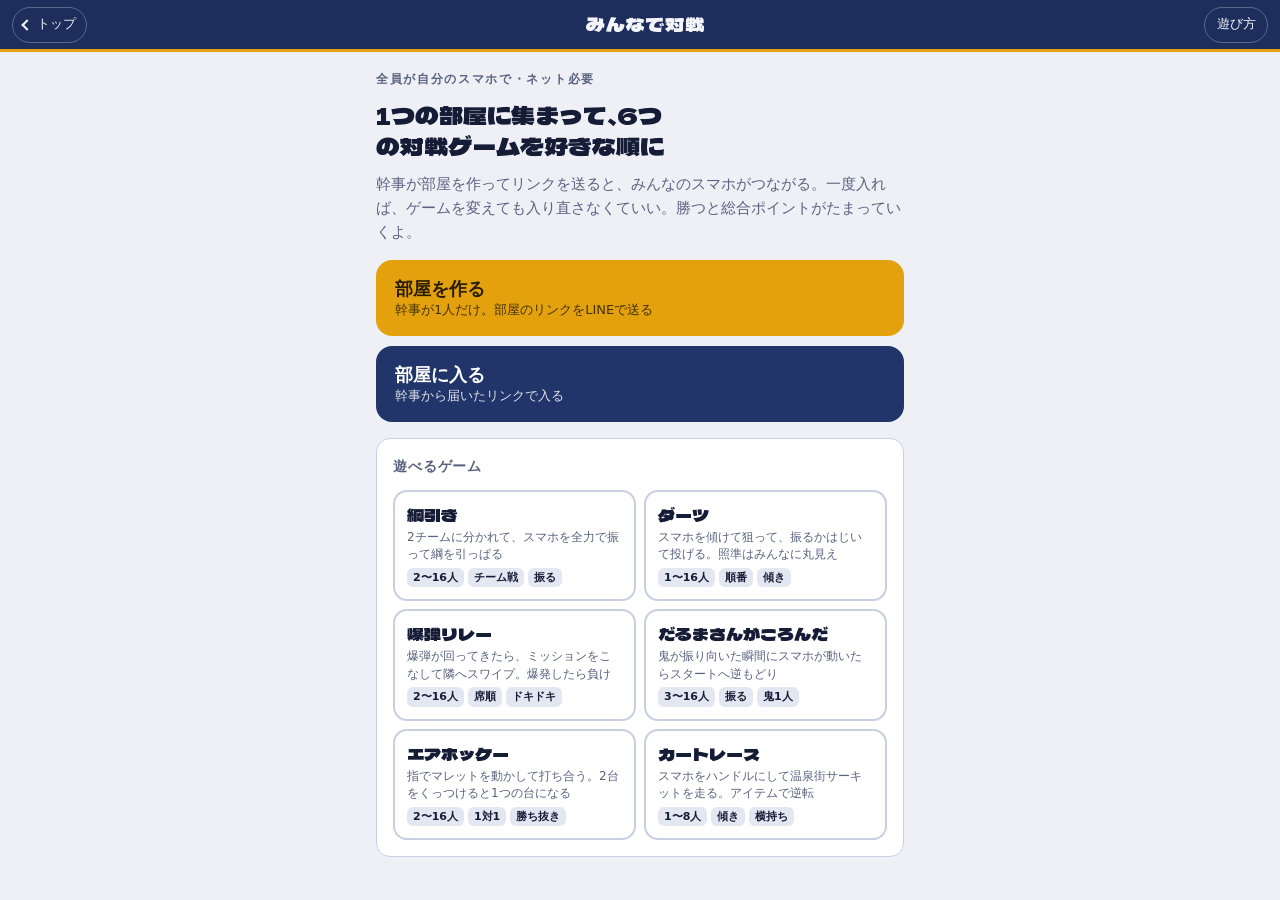
<file: party.html>
<!doctype html>
<html lang="ja">
<head>
<meta charset="utf-8">
<meta name="viewport" content="width=device-width,initial-scale=1,viewport-fit=cover,user-scalable=no">
<meta name="claude:viewport-fit-sides" content="cover">
<meta name="apple-mobile-web-app-capable" content="yes">
<meta name="theme-color" content="#1d2d5c">
<title>みんなで対戦</title>
<link rel="stylesheet" href="fonts/dela.css">
<style>
/* 旅宴ゲーム 共通スタイル
   旅館の夜：藍の浴衣 × 生ビールの金 × 木札。
   レイアウト：上に細いヘッダー、中央にゲーム、下に親指で押せる大きな操作ボタン */
:root{
  --bg:#eef0f6;
  --surface:#ffffff;
  --surface-2:#e3e7f2;
  --fg:#151c36;
  --muted:#59627f;
  --line:#c9cfe2;
  --ai:#22356b;
  --on-ai:#ffffff;
  --gold:#e3a20d;
  --gold-soft:#fbecc2;
  --on-gold:#2b1d00;
  --wood:#ead8b3;
  --wood-edge:#c4a46c;
  --on-wood:#2a2014;
  --primary:#22356b;
  --on-primary:#ffffff;
  --good:#17804f;
  --good-soft:#d9f2e5;
  --bad:#c3352b;
  --bad-soft:#fbe1de;
  --head-bg:#1d2d5c;
  --head-fg:#f3f5fb;
  --scrim:rgba(13,20,48,.55);
  --paper:#ffffff;
  --shadow:0 1px 2px rgba(21,28,54,.08),0 8px 24px rgba(21,28,54,.08);
  --f-display:"Dela Gothic One","Hiragino Maru Gothic ProN","Hiragino Sans","Noto Sans JP","Noto Sans CJK JP",sans-serif;
  --f-body:"Hiragino Maru Gothic ProN","Hiragino Sans","Noto Sans JP","Noto Sans CJK JP",system-ui,sans-serif;
  --r:14px;
}
@media (prefers-color-scheme: dark){
  :root:not([data-theme="light"]){
    --bg:#0d1430;--surface:#162047;--surface-2:#1f2b5a;--fg:#eef1fb;--muted:#a2abc9;--line:#2e3c74;
    --ai:#9db1f0;--on-ai:#0b1230;--gold:#f4bb2a;--gold-soft:#3b300f;--on-gold:#1f1500;
    --wood:#3d3323;--wood-edge:#6a5534;--on-wood:#f4e7cc;--primary:#9db1f0;--on-primary:#0b1230;
    --good:#43c98e;--good-soft:#123a2a;--bad:#ff7466;--bad-soft:#47201d;--head-bg:#0a1026;--head-fg:#eef1fb;
    --scrim:rgba(0,0,0,.6);--paper:#ffffff;--shadow:none;color-scheme:dark;
  }
}
:root[data-theme="dark"]{
  --bg:#0d1430;--surface:#162047;--surface-2:#1f2b5a;--fg:#eef1fb;--muted:#a2abc9;--line:#2e3c74;
  --ai:#9db1f0;--on-ai:#0b1230;--gold:#f4bb2a;--gold-soft:#3b300f;--on-gold:#1f1500;
  --wood:#3d3323;--wood-edge:#6a5534;--on-wood:#f4e7cc;--primary:#9db1f0;--on-primary:#0b1230;
  --good:#43c98e;--good-soft:#123a2a;--bad:#ff7466;--bad-soft:#47201d;--head-bg:#0a1026;--head-fg:#eef1fb;
  --scrim:rgba(0,0,0,.6);--paper:#ffffff;--shadow:none;color-scheme:dark;
}
*,*::before,*::after{box-sizing:border-box}
html{height:100%;padding-top:env(safe-area-inset-top,0px);padding-bottom:env(safe-area-inset-bottom,0px);-webkit-text-size-adjust:100%}
body{margin:0;min-height:100%;background:var(--bg);color:var(--fg);font-family:var(--f-body);font-size:16px;line-height:1.6;-webkit-tap-highlight-color:transparent}
body::before{content:"";position:fixed;inset:0 0 auto;height:env(safe-area-inset-top,0px);z-index:30;background:var(--head-bg)}
[hidden]{display:none!important}
img{max-width:100%}
button,input,select,textarea{font:inherit;color:inherit}
button{cursor:pointer;touch-action:manipulation}
:focus-visible{outline:3px solid var(--gold);outline-offset:2px}

/* ヘッダー */
.bar{position:sticky;top:env(safe-area-inset-top,0px);z-index:20;display:flex;align-items:center;gap:8px;min-height:52px;background:var(--head-bg);color:var(--head-fg);padding-left:max(12px,env(safe-area-inset-left,0px));padding-right:max(12px,env(safe-area-inset-right,0px));border-bottom:3px solid var(--gold)}
.bar-title{flex:1;margin:0;font-family:var(--f-display);font-weight:400;font-size:19px;letter-spacing:.04em;line-height:1.2;text-align:center;white-space:nowrap;overflow:hidden;text-overflow:ellipsis}
.bar-back,.bar-btn{flex:0 0 auto;min-width:64px;min-height:36px;display:inline-flex;align-items:center;justify-content:center;padding:4px 10px;border-radius:999px;border:1px solid rgba(255,255,255,.28);background:transparent;color:var(--head-fg);font-size:13px;text-decoration:none}
.bar-back::before{content:"";width:8px;height:8px;border-left:2px solid currentColor;border-bottom:2px solid currentColor;transform:rotate(45deg);margin-right:6px}

/* 本体 */
.wrap{max-width:560px;margin:0 auto;padding-left:max(16px,env(safe-area-inset-left,0px));padding-right:max(16px,env(safe-area-inset-right,0px));padding-block:18px 40px}
.screen{display:flex;flex-direction:column;gap:16px}
.fill-app{height:100%;display:flex;flex-direction:column}
.fill-app .wrap{flex:1;min-height:0;width:100%;display:flex;flex-direction:column}
.fill-app .screen.fill{flex:1;min-height:0}

.eyebrow{margin:0;font-size:12px;letter-spacing:.14em;color:var(--muted);font-weight:700}
.h2{margin:0;font-family:var(--f-display);font-weight:400;font-size:24px;line-height:1.3;text-wrap:balance}
.h3{margin:0;font-size:17px;font-weight:700;line-height:1.4}
.lead{margin:0;color:var(--muted);font-size:15px}
.muted{color:var(--muted)}
.small{font-size:13px}
.center{text-align:center}
.num{font-variant-numeric:tabular-nums}
.stack{display:flex;flex-direction:column;gap:10px}
.row{display:flex;gap:10px;align-items:center;flex-wrap:wrap}
.row > *{min-width:0}
.spacer{flex:1}

.panel{background:var(--surface);border:1px solid var(--line);border-radius:var(--r);padding:16px;display:flex;flex-direction:column;gap:12px}
.panel-title{margin:0;font-size:14px;font-weight:700;color:var(--muted);letter-spacing:.06em}

/* ボタン */
.btn{display:inline-flex;align-items:center;justify-content:center;gap:8px;min-height:48px;padding:10px 18px;border-radius:12px;border:1px solid var(--line);background:var(--surface);color:var(--fg);font-weight:700;font-size:16px;line-height:1.3;text-align:center;text-decoration:none;user-select:none;-webkit-user-select:none;transition:transform .08s ease,filter .15s ease}
.btn:active{transform:scale(.98)}
.btn:disabled{opacity:.45;pointer-events:none}
.btn.primary{background:var(--primary);color:var(--on-primary);border-color:transparent}
.btn.gold{background:var(--gold);color:var(--on-gold);border-color:transparent}
.btn.danger{background:var(--bad);color:#fff;border-color:transparent}
.btn.ghost{background:transparent}
.btn.big{width:100%;min-height:60px;font-size:18px;border-radius:16px}
.btn.wide{width:100%}
.btn.sm{min-height:36px;padding:6px 12px;font-size:14px;border-radius:10px}
.actions{display:flex;flex-direction:column;gap:10px}

/* 入力 */
.field{display:flex;flex-direction:column;gap:6px}
.field > label,.label{font-size:14px;font-weight:700}
.input,.textarea{width:100%;min-height:48px;padding:10px 12px;border-radius:12px;border:1px solid var(--line);background:var(--surface);font-size:17px;line-height:1.5}
.textarea{min-height:110px;resize:vertical;font-size:15px;word-break:break-all}
.input:focus,.textarea:focus{border-color:var(--ai);outline:none;box-shadow:0 0 0 3px color-mix(in srgb,var(--ai) 25%,transparent)}
.hint{margin:0;font-size:13px;color:var(--muted)}

/* セグメント */
.seg{display:flex;flex-wrap:wrap;gap:6px}
.seg button{flex:1 1 auto;min-height:42px;padding:6px 12px;border-radius:10px;border:1px solid var(--line);background:var(--surface);font-size:15px;font-weight:700;color:var(--muted)}
.seg button[aria-pressed="true"]{background:var(--ai);border-color:var(--ai);color:var(--on-ai)}

/* 人数ステッパー */
.stepper{display:inline-flex;align-items:center;border:1px solid var(--line);border-radius:12px;overflow:hidden;background:var(--surface)}
.stepper button{width:48px;height:44px;border:0;background:transparent;font-size:22px;font-weight:700}
.stepper output{min-width:56px;text-align:center;font-size:20px;font-weight:700;font-variant-numeric:tabular-nums}
.names{display:grid;grid-template-columns:repeat(2,minmax(0,1fr));gap:8px}
.name-in{min-width:0;display:flex;align-items:center;gap:6px;border:1px solid var(--line);border-radius:10px;background:var(--surface);padding-left:10px}
.name-in span{font-size:12px;color:var(--muted);font-variant-numeric:tabular-nums;min-width:1.4em}
.name-in input{flex:1;min-width:0;width:100%;border:0;background:transparent;min-height:42px;font-size:16px;padding:4px 8px 4px 0}
.name-in input:focus{outline:none}
.name-in:focus-within{border-color:var(--ai)}

/* ピル・バッジ */
.pill{display:inline-flex;align-items:center;gap:6px;padding:4px 12px;border-radius:999px;background:var(--surface-2);font-size:14px;font-weight:700;font-variant-numeric:tabular-nums}
.pill.gold{background:var(--gold);color:var(--on-gold)}
.pill.warn{background:var(--bad);color:#fff}
.tag{display:inline-block;padding:2px 8px;border-radius:6px;background:var(--gold-soft);color:var(--fg);font-size:12px;font-weight:700}

/* 大きな名前表示 */
.big-name{font-family:var(--f-display);font-weight:400;font-size:clamp(34px,11vw,52px);line-height:1.2;text-align:center;word-break:break-all;margin:0}

/* モーダル */
.modal{position:fixed;inset:0;z-index:50;background:var(--scrim);display:flex;align-items:flex-end;justify-content:center;padding:16px;padding-bottom:max(16px,env(safe-area-inset-bottom,0px))}
.modal-card{width:100%;max-width:520px;max-height:85vh;overflow:auto;background:var(--surface);color:var(--fg);border-radius:18px;padding:20px;display:flex;flex-direction:column;gap:14px;animation:rise .18s ease-out}
.modal-msg{margin:0;font-size:17px;line-height:1.6;white-space:pre-wrap}
.modal-actions{display:flex;gap:10px}
.modal-actions .btn{flex:1}
.rules h3{margin:8px 0 0;font-size:16px}
.rules p,.rules ul,.rules ol{margin:0;font-size:15px}
.rules ul,.rules ol{padding-left:1.3em}
.rules li+li{margin-top:4px}
@keyframes rise{from{transform:translateY(16px);opacity:.4}to{transform:none;opacity:1}}

/* トースト */
.toast{position:fixed;left:50%;bottom:calc(20px + env(safe-area-inset-bottom,0px));transform:translate(-50%,20px);z-index:60;max-width:calc(100% - 32px);padding:10px 16px;border-radius:12px;background:var(--fg);color:var(--bg);font-size:14px;font-weight:700;opacity:0;pointer-events:none;transition:opacity .2s,transform .2s;text-align:center}
.toast.show{opacity:1;transform:translate(-50%,0)}

/* コード表示 */
.code-box{font-family:ui-monospace,Menlo,monospace;font-size:12px;line-height:1.4;min-height:84px;max-height:140px;word-break:break-all}

@media (prefers-reduced-motion: reduce){
  *,*::before,*::after{animation-duration:.01ms!important;transition-duration:.01ms!important}
}

.m0{margin:0}
.choice-big{display:flex;flex-direction:column;align-items:flex-start;gap:2px;text-align:left;padding:16px 18px;min-height:72px}
.choice-big small{font-weight:500;font-size:13px;opacity:.85}
.status{font-size:14px;font-weight:700;margin:0}
.status.ng{color:var(--bad)}
.notice{background:var(--gold-soft);border-radius:12px;padding:12px 14px;font-size:14px;line-height:1.6;margin:0}
.notice.alert{background:var(--bad-soft);border:1px solid var(--bad)}

/* 部屋 */
.room{display:flex;flex-direction:column;align-items:center;gap:4px;padding:16px;border-radius:var(--r);background:var(--head-bg);color:var(--head-fg)}
.room small{font-size:12px;opacity:.8;letter-spacing:.1em}
.room-code{font-family:var(--f-display);font-size:40px;letter-spacing:.16em;line-height:1.1}
.members{list-style:none;margin:0;padding:0;display:flex;flex-direction:column;gap:6px}
.members li{display:flex;align-items:center;gap:8px;padding:6px 8px 6px 12px;border-radius:12px;background:var(--surface-2);font-weight:700;min-height:44px}
.members li.me{background:var(--gold-soft)}
.members .seat{font-size:12px;color:var(--muted);font-variant-numeric:tabular-nums;min-width:1.6em}
.members .nm{flex:1;min-width:0;word-break:break-all}
.members .tag-host{font-size:11px;padding:1px 6px;border-radius:6px;background:var(--ai);color:var(--on-ai)}
.members .rdy{font-size:11px;padding:1px 6px;border-radius:6px;background:var(--good);color:#fff}
.members .rtt{font-size:12px;font-weight:700;font-variant-numeric:tabular-nums;color:var(--muted)}
.members .rtt.good{color:var(--good)}
.members .rtt.bad{color:var(--bad)}
.members .mini{width:32px;height:32px;border-radius:50%;border:1px solid var(--line);background:var(--surface);font-size:14px;line-height:1;padding:0}

/* ゲームえらび */
.gamegrid{display:grid;grid-template-columns:repeat(2,minmax(0,1fr));gap:8px}
.gcard{display:flex;flex-direction:column;align-items:flex-start;gap:4px;text-align:left;padding:12px;border-radius:14px;border:2px solid var(--line);background:var(--surface);min-height:96px}
.gcard b{font-family:var(--f-display);font-weight:400;font-size:17px;line-height:1.25}
.gcard span{font-size:12px;color:var(--muted);line-height:1.45}
.gcard .tags{display:flex;flex-wrap:wrap;gap:4px;margin-top:auto}
.gcard .tags i{font-style:normal;font-size:11px;font-weight:700;padding:1px 6px;border-radius:6px;background:var(--surface-2);color:var(--fg)}
.gcard[aria-pressed="true"]{border-color:var(--gold);background:var(--gold-soft)}
.gcard:disabled{opacity:.5}
.optrow{display:flex;flex-direction:column;gap:6px}
.optrow .label{font-size:14px;font-weight:700}

/* 結果 */
.ranks{list-style:none;margin:0;padding:0;display:flex;flex-direction:column;gap:8px}
.ranks li{display:grid;grid-template-columns:3em minmax(0,1fr) auto;align-items:center;gap:10px;padding:10px 14px;border-radius:12px;background:var(--surface);border:1px solid var(--line)}
.ranks .pos{font-family:var(--f-display);font-size:18px;color:var(--muted)}
.ranks .nm{font-weight:700;font-size:17px;word-break:break-all}
.ranks .nm small{display:block;font-weight:500;font-size:12px;color:var(--muted)}
.ranks .sc{font-weight:700;font-variant-numeric:tabular-nums;text-align:right}
.ranks .plus{color:var(--good);font-size:13px;margin-left:4px}
.ranks li.top{background:var(--gold);color:var(--on-gold);border-color:transparent}
.ranks li.top .pos,.ranks li.top .nm small,.ranks li.top .plus{color:var(--on-gold)}
.big-title{font-family:var(--f-display);font-size:30px;line-height:1.3;text-align:center;margin:0;word-break:break-all}

/* 暗号化・通信ログ */
.lk{width:1em;height:1em;vertical-align:-.12em;flex:0 0 auto}
.lockpill{display:inline-flex;align-items:center;gap:6px;margin-top:6px;padding:6px 14px;border-radius:999px;border:1px solid rgba(255,255,255,.35);background:rgba(255,255,255,.12);color:inherit;font:inherit;font-size:13px;font-weight:700}
.secure{background:var(--good-soft);border-color:transparent}
.logv{gap:12px}
.logv .secbox{padding:12px 14px;border-radius:12px;background:var(--good-soft)}
.logv .secbox .on{font-weight:700;color:var(--good);display:flex;align-items:center;gap:6px}
.logv .kv{display:grid;grid-template-columns:minmax(0,1fr);gap:2px;margin:8px 0 0;font-size:13px}
.logv .kv dt{font-weight:700;color:var(--muted);font-size:12px;margin-top:6px}
.logv .kv dd{margin:0;word-break:break-all}
.logv .seg button{flex:1 1 0;min-width:0;padding:6px;font-size:13px}
.rules .loglist{padding-left:0}
.rules .loglist li+li{margin-top:0}
.logv .mono,.logv .wire{font-family:ui-monospace,Menlo,monospace;font-size:11px;word-break:break-all;line-height:1.45}
.logv .verdict{margin:0;padding:10px 12px;border-radius:12px;font-weight:700;font-size:14px}
.logv .verdict.ok{background:var(--surface-2)}
.logv .verdict.warn{background:var(--bad-soft);color:var(--bad)}
.logv .stats{display:grid;grid-template-columns:repeat(3,minmax(0,1fr));gap:8px}
.logv .stats div{padding:8px;border-radius:12px;background:var(--surface-2);text-align:center;font-size:12px}
.logv .stats b{display:block;font-size:20px}
.logv h3{margin:4px 0 0;font-size:15px}
.loglist{list-style:none;margin:0;padding:0;display:flex;flex-direction:column;gap:6px}
.loglist li{display:grid;grid-template-columns:auto auto minmax(0,1fr);gap:8px;align-items:start;padding:8px 10px;border-radius:10px;background:var(--surface-2);font-size:13px}
.loglist .tm{color:var(--muted);font-variant-numeric:tabular-nums}
.loglist .dir{font-size:11px;font-weight:700;padding:1px 6px;border-radius:6px;background:var(--surface)}
.loglist li.tx .dir{background:var(--ai);color:var(--on-ai)}
.loglist li.ng{background:var(--bad-soft)}
.loglist li.ng .dir{background:var(--bad);color:#fff}
.loglist .k{font-weight:700}
.loglist.people li{grid-template-columns:auto minmax(0,1fr)}
.netpill{position:fixed;left:50%;transform:translateX(-50%);top:calc(env(safe-area-inset-top,0px) + 60px);z-index:45;padding:6px 14px;border-radius:999px;background:var(--bad);color:#fff;font-size:13px;font-weight:700;box-shadow:var(--shadow);max-width:calc(100% - 24px);text-align:center}

/* ゲーム中：画面いっぱい */
:root{--hud-h:46px;--top:calc(env(safe-area-inset-top,0px) + var(--hud-h))}
#stage{position:fixed;inset:0;z-index:25;display:none;background:var(--bg);overflow:hidden;touch-action:none;-webkit-user-select:none;user-select:none;-webkit-touch-callout:none}
#hud{position:fixed;top:0;left:0;right:0;z-index:40;display:none;align-items:center;gap:6px;height:var(--top);padding:env(safe-area-inset-top,0px) max(8px,env(safe-area-inset-right,0px)) 0 max(8px,env(safe-area-inset-left,0px));background:color-mix(in srgb,var(--head-bg) 88%,transparent);color:var(--head-fg);pointer-events:none}
#hud > *{pointer-events:auto}
#hud .t{font-family:var(--f-display);font-size:15px;white-space:nowrap}
#hud .sub{flex:1;min-width:0;font-size:12px;font-weight:700;opacity:.9;white-space:nowrap;overflow:hidden;text-overflow:ellipsis}
#hud .rtt{font-size:11px;font-weight:700;font-variant-numeric:tabular-nums;opacity:.85}
#hud button{min-height:32px;min-width:40px;padding:2px 10px;border-radius:999px;border:1px solid rgba(255,255,255,.3);background:transparent;color:inherit;font-size:13px;font-weight:700;display:inline-flex;align-items:center;gap:4px}
body.playing{overflow:hidden;position:fixed;inset:0}
body.playing #stage,body.playing #hud{display:flex}
body.playing #stage{display:block}
body.playing .bar,body.playing main{display:none}
body.playing::before{display:none}
body.playing.nohud #hud{display:none}
.st-msg{position:absolute;left:50%;top:50%;transform:translate(-50%,-50%);width:min(88%,420px);text-align:center;display:flex;flex-direction:column;gap:12px;align-items:center}
.st-big{font-family:var(--f-display);font-size:clamp(28px,9vw,44px);line-height:1.2;margin:0}
.countdown{position:absolute;inset:0;display:flex;align-items:center;justify-content:center;font-family:var(--f-display);font-size:min(40vw,40vh);color:var(--gold);text-shadow:0 4px 0 rgba(0,0,0,.25);pointer-events:none;z-index:5}
.sensor-ask{position:absolute;left:50%;bottom:calc(env(safe-area-inset-bottom,0px) + 18px);transform:translateX(-50%);z-index:8;width:min(92%,420px)}
</style>
</head>
<body>
<header class="bar">
  <a class="bar-back" href="index.html" id="backBtn">トップ</a>
  <h1 class="bar-title">みんなで対戦</h1>
  <button class="bar-btn" id="helpBtn" type="button">遊び方</button>
</header>
<div class="netpill" id="netPill" role="status" hidden>通信が切れた。つなぎ直してるよ…</div>

<div id="hud" role="toolbar" aria-label="ゲームのメニュー">
  <span class="t" id="hudTitle">-</span>
  <span class="sub" id="hudSub"></span>
  <span class="rtt" id="hudRtt"></span>
  <button type="button" class="js-log" aria-label="通信ログ（暗号化中）"><svg class="lk" viewBox="0 0 16 16" aria-hidden="true"><rect x="3" y="7" width="10" height="7.5" rx="1.6" fill="currentColor"/><path d="M5.2 7V5.2a2.8 2.8 0 0 1 5.6 0V7" fill="none" stroke="currentColor" stroke-width="1.7"/></svg></button>
  <button type="button" id="hudMenu">メニュー</button>
</div>
<div id="stage" aria-live="polite"></div>

<main class="wrap">
  <!-- はじめ -->
  <section id="sHome" class="screen">
    <div class="stack">
      <p class="eyebrow">全員が自分のスマホで・ネット必要</p>
      <h2 class="h2">1つの部屋に集まって、6つの対戦ゲームを好きな順に</h2>
      <p class="lead">幹事が部屋を作ってリンクを送ると、みんなのスマホがつながる。一度入れば、ゲームを変えても入り直さなくていい。勝つと総合ポイントがたまっていくよ。</p>
    </div>
    <p class="notice alert" id="frameNotice" hidden>claude.ai の中では通信ができないから遊べないよ。ゲームのURLを Safari で開いてね。</p>
    <div id="resumeBox" class="panel" hidden>
      <p class="m0" id="resumeText"></p>
      <button class="btn primary" id="resumeBtn" type="button">さっきの部屋にもどる</button>
    </div>
    <div class="actions">
      <button class="btn big gold choice-big" id="goCreate" type="button">部屋を作る<small>幹事が1人だけ。部屋のリンクをLINEで送る</small></button>
      <button class="btn big primary choice-big" id="goJoin" type="button">部屋に入る<small>幹事から届いたリンクで入る</small></button>
    </div>
    <div class="panel">
      <p class="panel-title">遊べるゲーム</p>
      <div class="gamegrid" id="homeGames"></div>
    </div>
  </section>

  <!-- 部屋を作る -->
  <section id="sCreate" class="screen" hidden>
    <div class="stack"><p class="eyebrow">幹事</p><h2 class="h2">部屋を作る</h2></div>
    <div class="field"><label for="cName">あなたの名前</label><input id="cName" class="input" maxlength="10" autocomplete="off" placeholder="あだ名でOK（本名は入れなくていい）"></div>
    <button class="btn big gold" id="createBtn" type="button">部屋を作る</button>
    <p class="status" id="createStatus" role="status"></p>
    <button class="btn wide ghost" type="button" data-home>はじめの画面へ</button>
  </section>

  <!-- 部屋に入る -->
  <section id="sJoin" class="screen" hidden>
    <div class="stack"><p class="eyebrow">参加</p><h2 class="h2">部屋に入る</h2></div>
    <div class="panel secure" id="jRoomBox" hidden>
      <p class="m0">部屋 <b class="num" id="jRoom">-----</b> に入るよ</p>
      <p class="m0 small"><svg class="lk" viewBox="0 0 16 16" aria-hidden="true"><rect x="3" y="7" width="10" height="7.5" rx="1.6" fill="currentColor"/><path d="M5.2 7V5.2a2.8 2.8 0 0 1 5.6 0V7" fill="none" stroke="currentColor" stroke-width="1.7"/></svg> 鍵はリンクに入ってた。この部屋のやりとりは全部暗号化される。</p>
    </div>
    <div class="field" id="jLinkField"><label for="jLink">幹事から届いたリンク</label>
      <textarea id="jLink" class="textarea" rows="3" autocomplete="off" autocapitalize="off" spellcheck="false" placeholder="LINEのメッセージを長押し →「コピー」→ ここに貼り付け"></textarea>
      <p class="hint">部屋の番号だけでは入れないよ（鍵がリンクの中にあるから）。</p>
    </div>
    <div class="field"><label for="jName">あなたの名前</label><input id="jName" class="input" maxlength="10" autocomplete="off" placeholder="あだ名でOK（本名は入れなくていい）"></div>
    <button class="btn big primary" id="joinBtn" type="button">入る</button>
    <p class="status" id="joinStatus" role="status"></p>
    <button class="btn wide ghost" type="button" data-home>はじめの画面へ</button>
  </section>

  <!-- 待合室 -->
  <section id="sLobby" class="screen" hidden>
    <div class="room"><small>部屋の番号</small><span class="room-code" id="lCode">-----</span>
      <button class="lockpill js-log" type="button"><svg class="lk" viewBox="0 0 16 16" aria-hidden="true"><rect x="3" y="7" width="10" height="7.5" rx="1.6" fill="currentColor"/><path d="M5.2 7V5.2a2.8 2.8 0 0 1 5.6 0V7" fill="none" stroke="currentColor" stroke-width="1.7"/></svg>暗号化中 ・ 通信ログを見る</button></div>
    <div class="panel" id="lShare" hidden>
      <p class="panel-title">みんなを呼ぶ</p>
      <p class="m0 small">このリンクをLINEのグループに送ってね。タップすると、そのままこの部屋に入れる。<b>リンクには部屋の鍵が入ってる</b>から、グループの外には出さないでね。</p>
      <textarea class="textarea code-box" id="lLink" readonly aria-label="部屋のリンク"></textarea>
      <div class="row"><button class="btn primary" id="lShareBtn" type="button">LINEなどで送る</button><button class="btn" id="lCopyBtn" type="button">コピー</button></div>
    </div>
    <div class="panel" id="lReadyBox">
      <p class="m0 small" id="lReadyText">傾きや振る動きを使うゲームがあるから、最初にセンサーをオンにしてね。</p>
      <button class="btn big gold" id="readyBtn" type="button">センサーをオンにして準備OK</button>
    </div>
    <div class="panel">
      <div class="row"><p class="panel-title m0" id="lCount">集まった人</p><span class="spacer"></span><span class="small muted" id="lMyRtt"></span></div>
      <ul class="members" id="lMembers"></ul>
      <p class="hint m0" id="lSeatHint">数字は席の順番。爆弾リレーはこの順に時計回りで座ってね。秒数は幹事のスマホまでの通信の往復時間（0.3秒以下ならOK）。</p>
    </div>
    <div class="panel" id="lPick">
      <p class="panel-title" id="lPickTitle">ゲームをえらぶ</p>
      <div class="gamegrid" id="lGames"></div>
      <div class="stack" id="lOpts"></div>
      <button class="btn big gold" id="startBtn" type="button" hidden>スタート</button>
      <p class="notice" id="lWait" hidden>幹事がスタートするのを待ってね。画面はつけたままにしておこう。</p>
    </div>
    <div class="panel" id="lTotalBox" hidden>
      <p class="panel-title">総合ポイント</p>
      <ol class="ranks" id="lTotal"></ol>
      <button class="btn sm ghost" id="resetPts" type="button" hidden>総合ポイントをリセット</button>
    </div>
    <button class="btn wide danger" id="closeBtn" type="button" hidden>部屋を閉じて終わる（サーバーの保存分も消す）</button>
    <button class="btn wide ghost" id="leaveBtn" type="button">部屋を出る</button>
  </section>

  <!-- ゲームの結果 -->
  <section id="sResult" class="screen" hidden>
    <div class="stack center"><p class="eyebrow" id="rGame">結果</p><p class="big-title" id="rTitle">-</p><p class="lead m0" id="rNote"></p></div>
    <div class="panel"><p class="panel-title">このゲームの順位</p><ol class="ranks" id="rRank"></ol></div>
    <div class="panel"><p class="panel-title">総合ポイント</p><ol class="ranks" id="rTotal"></ol></div>
    <button class="btn big gold" id="againBtn" type="button" hidden>もう一回</button>
    <button class="btn wide primary" id="toLobbyBtn" type="button" hidden>ほかのゲームをえらぶ</button>
    <p class="notice" id="rWait" hidden>幹事が次のゲームを決めるのを待ってね。</p>
  </section>
</main>

<script>
/* 旅宴ゲーム 共通スクリプト（ネット不要で動く部品だけ） */
const $ = (s, r = document) => r.querySelector(s);
const $$ = (s, r = document) => [...r.querySelectorAll(s)];

function h(tag, props, ...kids) {
  const e = document.createElement(tag);
  for (const [k, v] of Object.entries(props || {})) {
    if (v == null || v === false) continue;
    if (k === 'class') e.className = v;
    else if (k === 'text') e.textContent = v;
    else if (k === 'html') e.innerHTML = v;
    else if (k.startsWith('on') && typeof v === 'function') e.addEventListener(k.slice(2), v);
    else if (k === 'style') e.style.cssText = v;
    else e.setAttribute(k, v === true ? '' : v);
  }
  for (const kid of kids.flat(Infinity)) {
    if (kid == null || kid === false) continue;
    e.append(kid.nodeType ? kid : document.createTextNode(String(kid)));
  }
  return e;
}

/* 端末内の保存（使えない環境でも落ちない） */
const store = {
  get(k, d) { try { const v = localStorage.getItem(k); return v == null ? d : JSON.parse(v); } catch (e) { return d; } },
  set(k, v) { try { localStorage.setItem(k, JSON.stringify(v)); return true; } catch (e) { return false; } },
  del(k) { try { localStorage.removeItem(k); } catch (e) {} }
};

/* 合言葉から毎回同じ乱数を作る */
function hashStr(str) {
  let h1 = 1779033703, h2 = 3144134277, h3 = 1013904242, h4 = 2773480762;
  for (let i = 0, k; i < str.length; i++) {
    k = str.charCodeAt(i);
    h1 = h2 ^ Math.imul(h1 ^ k, 597399067);
    h2 = h3 ^ Math.imul(h2 ^ k, 2869860233);
    h3 = h4 ^ Math.imul(h3 ^ k, 951274213);
    h4 = h1 ^ Math.imul(h4 ^ k, 2716044179);
  }
  h1 = Math.imul(h3 ^ (h1 >>> 18), 597399067);
  h2 = Math.imul(h4 ^ (h2 >>> 22), 2869860233);
  return ((h1 ^ h2) >>> 0);
}
function rng(seed) {
  let a = typeof seed === 'number' ? seed >>> 0 : hashStr(String(seed));
  return function () {
    a |= 0; a = (a + 0x6D2B79F5) | 0;
    let t = Math.imul(a ^ (a >>> 15), 1 | a);
    t = (t + Math.imul(t ^ (t >>> 7), 61 | t)) ^ t;
    return ((t ^ (t >>> 14)) >>> 0) / 4294967296;
  };
}
function shuffle(arr, rand = Math.random) {
  const a = arr.slice();
  for (let i = a.length - 1; i > 0; i--) { const j = Math.floor(rand() * (i + 1)); [a[i], a[j]] = [a[j], a[i]]; }
  return a;
}
function pick(arr, rand = Math.random) { return arr[Math.floor(rand() * arr.length)]; }
function randomId(len = 6) {
  const cs = 'ABCDEFGHJKLMNPQRSTUVWXYZ23456789';
  let s = '';
  const buf = new Uint32Array(len);
  (window.crypto || {}).getRandomValues ? crypto.getRandomValues(buf) : buf.forEach((_, i) => buf[i] = Math.random() * 1e9);
  for (let i = 0; i < len; i++) s += cs[buf[i] % cs.length];
  return s;
}
const clamp = (v, a, b) => Math.max(a, Math.min(b, v));

/* LINEで送れる「コード」にする（圧縮→base64url、最後に ~） */
function b64u(bytes) {
  let s = '';
  for (let i = 0; i < bytes.length; i += 0x8000) s += String.fromCharCode.apply(null, bytes.subarray(i, i + 0x8000));
  return btoa(s).replace(/\+/g, '-').replace(/\//g, '_').replace(/=+$/, '');
}
function unb64u(str) {
  str = str.replace(/-/g, '+').replace(/_/g, '/');
  while (str.length % 4) str += '=';
  const bin = atob(str);
  const b = new Uint8Array(bin.length);
  for (let i = 0; i < bin.length; i++) b[i] = bin.charCodeAt(i);
  return b;
}
async function pipeBytes(bytes, stream) {
  const s = new Blob([bytes]).stream().pipeThrough(stream);
  return new Uint8Array(await new Response(s).arrayBuffer());
}
async function encodeCode(prefix, obj) {
  const raw = new TextEncoder().encode(JSON.stringify(obj));
  if (typeof CompressionStream !== 'undefined') {
    try {
      const z = await pipeBytes(raw, new CompressionStream('deflate-raw'));
      if (z.length < raw.length) return prefix + '.z' + b64u(z) + '~';
    } catch (e) {}
  }
  return prefix + '.r' + b64u(raw) + '~';
}
/* 貼り付けた文章からコードを全部取り出す（LINEの名前や時刻が混ざってもOK） */
async function decodeCodes(text, prefix) {
  const flat = String(text || '').replace(/\s+/g, '');
  const re = new RegExp(prefix.replace(/\./g, '\\.') + '\\.([zr])([A-Za-z0-9_-]+)~', 'g');
  const out = [];
  let m;
  while ((m = re.exec(flat))) {
    try {
      let bytes = unb64u(m[2]);
      if (m[1] === 'z') {
        if (typeof DecompressionStream === 'undefined') throw new Error('old');
        bytes = await pipeBytes(bytes, new DecompressionStream('deflate-raw'));
      }
      out.push(JSON.parse(new TextDecoder().decode(bytes)));
    } catch (e) { out.push({ __error: e.message === 'old' ? 'old' : 'broken' }); }
  }
  return out;
}

/* 画面の切り替え */
function show(id) {
  $$('.screen').forEach(s => { s.hidden = s.id !== id; });
  window.scrollTo(0, 0);
}

/* トースト・確認ダイアログ（ブラウザの confirm は使わない） */
function toast(msg, ms = 2200) {
  let t = $('#toast');
  if (!t) { t = h('div', { id: 'toast', class: 'toast', role: 'status', 'aria-live': 'polite' }); document.body.append(t); }
  t.textContent = msg;
  t.classList.add('show');
  clearTimeout(t._t);
  t._t = setTimeout(() => t.classList.remove('show'), ms);
}
function ask(msg, opt = {}) {
  const { ok = 'OK', cancel = 'やめる', danger = false } = opt;
  return new Promise(res => {
    const prev = document.activeElement;
    const close = v => { dlg.remove(); if (prev && prev.focus) prev.focus(); res(v); };
    const okBtn = h('button', { class: 'btn ' + (danger ? 'danger' : 'primary'), onclick: () => close(true) }, ok);
    const dlg = h('div', { class: 'modal', role: 'dialog', 'aria-modal': 'true', onclick: e => { if (e.target === dlg && cancel) close(false); } },
      h('div', { class: 'modal-card' },
        h('p', { class: 'modal-msg' }, msg),
        h('div', { class: 'modal-actions' }, cancel ? h('button', { class: 'btn', onclick: () => close(false) }, cancel) : null, okBtn)));
    document.body.append(dlg);
    okBtn.focus();
  });
}
function sheet(title, bodyNode) {
  const dlg = h('div', { class: 'modal', role: 'dialog', 'aria-modal': 'true', 'aria-label': title, onclick: e => { if (e.target === dlg) dlg.remove(); } },
    h('div', { class: 'modal-card rules' },
      h('h2', { class: 'h2' }, title),
      bodyNode,
      h('button', { class: 'btn primary wide', onclick: () => dlg.remove() }, 'とじる')));
  document.body.append(dlg);
  $('button', dlg).focus();
}

/* コピー・共有 */
async function copyText(text, fallbackEl) {
  try {
    await navigator.clipboard.writeText(text);
    toast('コピーした！LINEに貼りつけて送ってね');
    return true;
  } catch (e) {
    if (fallbackEl) { fallbackEl.focus(); fallbackEl.select(); try { fallbackEl.setSelectionRange(0, text.length); } catch (_) {} }
    toast('自動でコピーできなかったから、文字を長押しして「コピー」してね', 3600);
    return false;
  }
}
async function shareText(text, fallbackEl) {
  if (navigator.share) {
    try { await navigator.share({ text }); return true; }
    catch (e) { if (e && e.name === 'AbortError') return false; }
  }
  return copyText(text, fallbackEl);
}

/* 効果音（最初のタップ後に鳴る） */
const Sound = (() => {
  let ctx = null;
  let on = store.get('tabi.sound', true);
  function ac() {
    if (!on) return null;
    if (!ctx) { const C = window.AudioContext || window.webkitAudioContext; if (!C) return null; try { ctx = new C(); } catch (e) { return null; } }
    if (ctx.state === 'suspended') ctx.resume();
    return ctx;
  }
  function tone(freq, dur = 0.12, type = 'sine', vol = 0.2, when = 0) {
    const c = ac(); if (!c) return;
    const o = c.createOscillator(), g = c.createGain();
    o.type = type; o.frequency.value = freq;
    const t = c.currentTime + when;
    g.gain.setValueAtTime(0.0001, t);
    g.gain.exponentialRampToValueAtTime(vol, t + 0.01);
    g.gain.exponentialRampToValueAtTime(0.0001, t + dur);
    o.connect(g).connect(c.destination);
    o.start(t); o.stop(t + dur + 0.03);
  }
  function noise(dur = 0.3, vol = 0.2, freq = 1000, when = 0) {
    const c = ac(); if (!c) return;
    const len = Math.floor(c.sampleRate * dur);
    const buf = c.createBuffer(1, len, c.sampleRate);
    const d = buf.getChannelData(0);
    for (let i = 0; i < len; i++) d[i] = (Math.random() * 2 - 1) * (1 - i / len);
    const src = c.createBufferSource(); src.buffer = buf;
    const f = c.createBiquadFilter(); f.type = 'bandpass'; f.frequency.value = freq; f.Q.value = 0.8;
    const g = c.createGain(); g.gain.value = vol;
    src.connect(f).connect(g).connect(c.destination);
    src.start(c.currentTime + when);
  }
  return {
    get on() { return on; },
    set on(v) { on = !!v; store.set('tabi.sound', on); },
    unlock() { ac(); },
    tone, noise,
    tick() { tone(880, 0.05, 'square', 0.05); },
    pop() { tone(660, 0.07, 'triangle', 0.12); },
    ding() { tone(988, 0.14, 'sine', 0.2); tone(1319, 0.28, 'sine', 0.16, 0.11); },
    buzz() { tone(150, 0.4, 'sawtooth', 0.12); },
    splash() { noise(0.28, 0.22, 800); },
    fanfare() { [523, 659, 784, 1047].forEach((f, i) => tone(f, i === 3 ? 0.5 : 0.18, 'triangle', 0.18, i * 0.12)); },
    drum(n = 18) { for (let i = 0; i < n; i++) noise(0.06, 0.08 + i * 0.008, 180 + i * 6, i * 0.07); }
  };
})();
document.addEventListener('pointerdown', () => Sound.unlock(), { once: true });

/* 画面が暗くならないようにする（使えない端末では何もしない） */
const Wake = {
  want: false, lock: null,
  async on() { this.want = true; if (this.lock && !this.lock.released) return; try { if ('wakeLock' in navigator && document.visibilityState === 'visible') this.lock = await navigator.wakeLock.request('screen'); } catch (e) {} },
  off() { this.want = false; try { this.lock && this.lock.release(); } catch (e) {} this.lock = null; }
};
document.addEventListener('visibilitychange', () => { if (document.visibilityState === 'visible' && Wake.want) Wake.on(); });

/* タイマー */
class Countdown {
  constructor(sec, onTick, onEnd) { this.total = sec; this.onTick = onTick; this.onEnd = onEnd; this.t0 = 0; this.id = 0; this.lastWhole = null; }
  start() {
    this.t0 = performance.now();
    this.stop();
    const loop = () => {
      const left = Math.max(0, this.total - (performance.now() - this.t0) / 1000);
      const whole = Math.ceil(left);
      if (whole !== this.lastWhole) { this.lastWhole = whole; this.onTick && this.onTick(whole, left); }
      if (left <= 0) { this.id = 0; this.onEnd && this.onEnd(); return; }
      this.id = requestAnimationFrame(loop);
    };
    this.id = requestAnimationFrame(loop);
    return this;
  }
  stop() { if (this.id) cancelAnimationFrame(this.id); this.id = 0; }
}

/* セグメント（選択ボタン） */
function bindSeg(el, value, onChange) {
  const btns = $$('button', el);
  const set = v => { btns.forEach(b => b.setAttribute('aria-pressed', String(b.dataset.v === String(v)))); };
  set(value);
  btns.forEach(b => b.addEventListener('click', () => { set(b.dataset.v); onChange(b.dataset.v); }));
  return set;
}

/* 参加者の入力（全ゲームで名前を共有） */
function PlayerEditor(root, opt = {}) {
  const min = opt.min || 2, max = opt.max || 16;
  let names = store.get('tabi.players', null);
  let count = names ? clamp(names.length, min, max) : (opt.def || 10);
  names = (names || []).slice(0, max);
  const out = h('output', { class: 'num', 'aria-live': 'polite' }, count);
  const grid = h('div', { class: 'names' });
  function render() {
    out.textContent = count;
    grid.textContent = '';
    for (let i = 0; i < count; i++) {
      const inp = h('input', { id: (opt.idPrefix || 'p') + i, type: 'text', maxlength: '10', placeholder: (i + 1) + '番目の人', value: names[i] || '', autocomplete: 'off', enterkeyhint: 'next', 'aria-label': (i + 1) + '人目の名前' });
      inp.addEventListener('input', () => { names[i] = inp.value.trim(); save(); });
      grid.append(h('label', { class: 'name-in' }, h('span', {}, i + 1), inp));
    }
  }
  function save() { store.set('tabi.players', names.slice(0, count)); }
  const minus = h('button', { type: 'button', 'aria-label': '1人へらす', onclick: () => { if (count > min) { count--; render(); save(); } } }, '−');
  const plus = h('button', { type: 'button', 'aria-label': '1人ふやす', onclick: () => { if (count < max) { count++; render(); save(); } } }, '+');
  root.append(
    h('div', { class: 'row' }, h('span', { class: 'label' }, '人数'), h('div', { class: 'stepper' }, minus, out, plus), h('span', { class: 'hint' }, '名前は空でもOK')),
    grid);
  render();
  return {
    get list() {
      const seen = {};
      return Array.from({ length: count }, (_, i) => {
        let n = (names[i] || '').trim() || ((i + 1) + '番目の人');
        if (seen[n]) { seen[n]++; n = n + seen[n]; } else seen[n] = 1;
        return n;
      });
    }
  };
}

/* ゲーム単体で開いた時用：オフライン対応（GitHub Pages などで有効、使えない環境では何もしない） */
try {
  if ('serviceWorker' in navigator && location.protocol === 'https:' && !/claude\.ai|claudeusercontent|anthropic/.test(location.hostname)) {
    navigator.serviceWorker.register('sw.js').catch(() => {});
  }
} catch (e) {}

/* 音のON/OFFボタン */
function bindSoundBtn(btn) {
  if (!btn) return;
  const paint = () => { btn.textContent = Sound.on ? '音あり' : '音なし'; btn.setAttribute('aria-pressed', String(Sound.on)); };
  paint();
  btn.addEventListener('click', () => { Sound.on = !Sound.on; paint(); if (Sound.on) Sound.pop(); });
}

</script>
<script src="mqtt.min.js"></script>
<script>
'use strict';
/* ===== 設定 ===== */
const params = new URLSearchParams(location.search);
const TEST_BROKER = params.get('broker');
/* 通信の中継（無料の公開サーバー）。つながった所を部屋の番号の最後の1文字に入れる */
const BROKERS = TEST_BROKER ? [{ id: 't', url: TEST_BROKER }] : [
  { id: 'h', url: 'wss://broker.hivemq.com:8884/mqtt' },
  { id: 'e', url: 'wss://broker.emqx.io:8084/mqtt' },
  { id: 'c', url: 'wss://mqtt.eclipseprojects.io/mqtt' }
];
const inFrame = (() => { try { return window.self !== window.top; } catch (e) { return true; } })();
const MAX_PLAYERS = 16;
/* 自分のIDは部屋ごとに新しく作る。保存するのは名前だけ */
const me = { id: randomId(8), name: String((store.get('tabi.party.me', {}) || {}).name || '') };
const saveMe = () => store.set('tabi.party.me', { name: me.name });
saveMe();
/* ゲームは party/*.js が Party.register で登録する */
const GAMES = {}, ORDER = [];
const Party = { register(def) { GAMES[def.id] = def; ORDER.push(def.id); } };
let client = null, ROOM = null, S = null, isHost = false, BROKER = '', closing = false, goneTimer = 0, cur = null;
const nameOf = id => { const p = S && S.players.find(x => x.id === id); return p ? p.name : (S && S.names && S.names[id]) || '？'; };
const net = (show, text) => { const p = $('#netPill'); if (text) p.textContent = text; p.hidden = !show; };
/* null や false を飛ばして要素を足す */
const add = (el, ...kids) => { el.append(...kids.flat(Infinity).filter(k => k != null && k !== false)); return el; };
const LOCK_SVG = '<svg class="lk" viewBox="0 0 16 16" aria-hidden="true"><rect x="3" y="7" width="10" height="7.5" rx="1.6" fill="currentColor"/><path d="M5.2 7V5.2a2.8 2.8 0 0 1 5.6 0V7" fill="none" stroke="currentColor" stroke-width="1.7"/></svg>';

/* ===== センサー（傾き・動き）：iPhoneは許可のボタンを押した時だけ使える ===== */
const Motion = {
  state: 'unknown', subs: new Set(), attached: false,
  get ok() { return this.state === 'granted'; },
  async request() {
    try {
      const DM = window.DeviceMotionEvent, DO = window.DeviceOrientationEvent;
      if (DM && typeof DM.requestPermission === 'function') {
        // 2つとも、押したその場で聞く（待ってから聞くとiPhoneに断られる）
        const rs = await Promise.all([
          DM.requestPermission().catch(() => 'denied'),
          DO && typeof DO.requestPermission === 'function' ? DO.requestPermission().catch(() => 'denied') : Promise.resolve('granted')]);
        this.state = rs[0] === 'granted' ? 'granted' : 'denied';
      } else this.state = DM ? 'granted' : 'unsupported';
    } catch (e) { this.state = 'denied'; }
    if (this.ok) this.attach();
    return this.ok;
  },
  attach() {
    if (this.attached) return; this.attached = true;
    window.addEventListener('devicemotion', e => this.emit('motion', e));
    window.addEventListener('deviceorientation', e => this.emit('orient', e));
  },
  emit(type, e) { this.subs.forEach(fn => { try { fn(type, e); } catch (err) { console.warn(err); } }); },
  on(fn) { this.subs.add(fn); return () => this.subs.delete(fn); },
  inject(type, e) { this.emit(type, e); }   // 動作テスト用
};
/* 振った回数を数える（重力を引いた動きの強さが、しきい値を上→下に越えたら1回） */
function makeShaker(onShake, opt = {}) {
  const hi = opt.hi || 13, lo = opt.lo || 6, gap = opt.gap || 90;
  let armed = true, last = 0, init = false, gx = 0, gy = 0, gz = 0;
  return Motion.on((type, e) => {
    if (type !== 'motion') return;
    let x, y, z;
    const a = e.acceleration;
    if (a && a.x != null && !opt.withGravity) { x = a.x; y = a.y; z = a.z; }
    else {
      const g = e.accelerationIncludingGravity; if (!g || g.x == null) return;
      if (!init) { gx = g.x; gy = g.y; gz = g.z; init = true; }
      gx += (g.x - gx) * 0.08; gy += (g.y - gy) * 0.08; gz += (g.z - gz) * 0.08;
      x = g.x - gx; y = g.y - gy; z = g.z - gz;
    }
    const m = Math.hypot(x, y, z), now = performance.now();
    if (armed && m > hi && now - last > gap) { armed = false; last = now; onShake(m); }
    else if (!armed && m < lo) armed = true;
  });
}

/* ===== 通信（中身はすべて暗号化してから送る） =====
  ・鍵（32バイトの乱数）は幹事のスマホで作り、部屋のリンクの「#」より後ろにだけ入れる。
  ・中身は AES-GCM（256bit）で暗号化。サーバー上の置き場所の名前も鍵から作る。
  ・同じメッセージの再送と、10分以上前のメッセージ（保存分を除く）は無視する。 */
const tenc = new TextEncoder(), tdec = new TextDecoder();
const canZip = typeof CompressionStream !== 'undefined' && typeof DecompressionStream !== 'undefined';
async function zipBytes(bytes, pack) {
  const st = new Blob([bytes]).stream().pipeThrough(pack ? new CompressionStream('deflate-raw') : new DecompressionStream('deflate-raw'));
  return new Uint8Array(await new Response(st).arrayBuffer());
}
/* サーバーに見える置き場所の名前は意味のない1文字：a=参加者 b=進行 c=みんなへ d=幹事へ e=動きの速報 */
const SUBS = { p: 'a', state: 'b', ev: 'c', up: 'd', fast: 'e' };
const SUBS_R = Object.fromEntries(Object.entries(SUBS).map(([k, v]) => [v, k]));
const Sec = {
  key: null, kb: '', root: '', seen: new Set(), seenQ: [], mine: new Set(), mineQ: [],
  newKey() { return b64u(crypto.getRandomValues(new Uint8Array(32))); },
  async use(kb) {
    const raw = unb64u(kb);
    if (raw.length !== 32) throw new Error('badkey');
    this.key = await crypto.subtle.importKey('raw', raw, 'AES-GCM', false, ['encrypt', 'decrypt']);
    const tag = tenc.encode('tabiutage/party/'), all = new Uint8Array(tag.length + raw.length);
    all.set(tag); all.set(raw, tag.length);
    const hs = new Uint8Array(await crypto.subtle.digest('SHA-256', all));
    this.root = 'z/' + Array.from(hs.slice(0, 12), b => b.toString(16).padStart(2, '0')).join('');
    this.kb = kb;
  },
  remember(set, q, v) { set.add(v); q.push(v); if (q.length > 8000) set.delete(q.shift()); },
  async seal(sub, obj) {
    let body = tenc.encode(JSON.stringify({ t: Date.now(), d: obj })), ver = 1;
    if (body.length > 1200 && canZip) { body = await zipBytes(body, true); ver = 2; }
    const iv = crypto.getRandomValues(new Uint8Array(12));
    const ct = new Uint8Array(await crypto.subtle.encrypt({ name: 'AES-GCM', iv, additionalData: tenc.encode('tp1|' + ver + '|' + sub) }, this.key, body));
    const out = new Uint8Array(13 + ct.length);
    out[0] = ver; out.set(iv, 1); out.set(ct, 13);
    this.remember(this.mine, this.mineQ, b64u(iv));
    return b64u(out);
  },
  async open(sub, wire) {
    if (!/^[A-Za-z0-9_-]{40,}$/.test(wire)) throw new Error('format');
    const b = unb64u(wire), ver = b[0];
    if ((ver !== 1 && ver !== 2) || b.length < 29) throw new Error('format');
    const iv = b.slice(1, 13);
    let pt = new Uint8Array(await crypto.subtle.decrypt({ name: 'AES-GCM', iv, additionalData: tenc.encode('tp1|' + ver + '|' + sub) }, this.key, b.slice(13)));
    if (ver === 2) pt = await zipBytes(pt, false);
    return { iv: b64u(iv), msg: JSON.parse(tdec.decode(pt)) };
  },
  reset() { this.key = null; this.kb = ''; this.root = ''; this.seen.clear(); this.seenQ = []; this.mine.clear(); this.mineQ = []; }
};
const wireTopic = sub => { const [k, ...rest] = sub.split('/'); return Sec.root + '/' + SUBS[k] + (rest.length ? '/' + rest.join('/') : ''); };
const logicalSub = topic => {
  if (!topic.startsWith(Sec.root + '/')) return null;
  const t = topic.slice(Sec.root.length + 1).split('/'), k = SUBS_R[t[0]];
  if (!k || (k === 'p') !== (t.length === 2) || t.length > 2) return null;
  return [k, ...t.slice(1)].join('/');
};
/* サーバーに保存する分（進行・参加者）は12時間で自動で消える（MQTT 5 の有効期限） */
const KEEP_SEC = 12 * 3600;
function tryConnect(url, ver, timeoutMs) {
  return new Promise((res, rej) => {
    if (typeof mqtt === 'undefined') return rej(new Error('nolib'));
    let done = false, c;
    const fail = why => { if (done) return; done = true; clearTimeout(t); try { c.end(true); } catch (e) {} rej(new Error(why)); };
    try { c = mqtt.connect(url, { clientId: 'c' + randomId(14), clean: true, keepalive: 20, reconnectPeriod: 2000, connectTimeout: timeoutMs, protocolVersion: ver }); }
    catch (e) { return rej(e); }
    const t = setTimeout(() => fail('timeout'), timeoutMs + 300);
    c.once('connect', () => { if (done) return; done = true; clearTimeout(t); res(c); });
    c.on('error', e => { if (e && (e.code === 1 || e.code === 132)) fail('proto'); });
    c.once('close', () => fail('closed'));
  });
}
async function connectTo(url, timeoutMs = 6000) {
  try { return await tryConnect(url, 5, timeoutMs); }
  catch (e) { if (e.message === 'timeout' || e.message === 'nolib') throw e; return tryConnect(url, 4, timeoutMs); }
}
const isV5 = () => !!(client && client.options && client.options.protocolVersion === 5);
let txChain = Promise.resolve(), rxChain = Promise.resolve();
const acks = new Set(), ownEmpty = {};
function pub(sub, obj, opt = {}) {
  if (!client || !Sec.key) return;
  const c = client, topic = wireTopic(sub), o = Object.assign({ qos: 0, retain: false }, opt);
  if (o.retain && obj != null && isV5()) o.properties = { messageExpiryInterval: KEEP_SEC };
  txChain = txChain.then(async () => {
    const body = obj == null ? '' : await Sec.seal(sub, obj);
    if (!body) ownEmpty[topic] = (ownEmpty[topic] || 0) + 1;
    const ack = new Promise(r => c.publish(topic, body, o, () => r()));
    acks.add(ack); ack.then(() => acks.delete(ack));
    Log.tx(sub, obj, body);
  }).catch(e => console.warn(e));
}
async function flushTx(ms = 2500) { await txChain; await Promise.race([Promise.all([...acks]), new Promise(r => setTimeout(r, ms))]); }
function setupClient() {
  // 幹事以外は「幹事へ」の置き場所を受け取らない（通信量を減らす）
  const subs = isHost ? [Sec.root + '/#'] : ['a/+', 'b', 'c', 'e'].map(x => Sec.root + '/' + x);
  client.subscribe(subs, { qos: 1 });
  client.on('message', onMsg);
  client.on('offline', () => net(true, '通信が切れた。つなぎ直してるよ…'));
  client.on('close', () => { if (client && !client.connected) net(true, '通信が切れた。つなぎ直してるよ…'); });
  client.on('connect', () => { net(false); announce(); if (isHost && S) publishState(); else Clock.burst(); });
  window.addEventListener('beforeunload', () => { try { client && client.end(true); } catch (e) {} });
}
function announce() { pub('p/' + me.id, { id: me.id, name: me.name }, { retain: true, qos: 1 }); }
function onMsg(topic, buf, packet) {
  const raw = buf ? buf.toString() : '', retained = !!(packet && packet.retain);
  rxChain = rxChain.then(() => handleMsg(topic, raw, retained)).catch(e => console.warn(e));
}
async function handleMsg(topic, raw, retained) {
  if (!Sec.key) return;
  const sub = logicalSub(topic);
  if (!sub) { Log.reject('bad', '?', raw); return; }
  if (!raw) {
    if (ownEmpty[topic] > 0) { ownEmpty[topic]--; return; }
    Log.empty(sub);
    if (sub === 'state' && S && !closing) {
      if (isHost) publishState();
      else { clearTimeout(goneTimer); goneTimer = setTimeout(() => { if (S && !isHost) roomClosed(); }, 8000); }
    }
    return;
  }
  let o;
  try { o = await Sec.open(sub, raw); } catch (e) { Log.reject('bad', sub, raw); return; }
  const own = Sec.mine.has(o.iv);
  if (Sec.seen.has(o.iv)) { Log.reject('dup', sub, raw); return; }
  Sec.remember(Sec.seen, Sec.seenQ, o.iv);
  if (!retained && !own && Math.abs(Date.now() - (+o.msg.t || 0)) > 10 * 60 * 1000) { Log.reject('old', sub, raw); return; }
  const m = o.msg.d;
  if (!own) Log.rx(sub, m, raw);
  if (own && !sub.startsWith('p/')) return;   // 自分が送ったものは、送った時にもう処理してある
  dispatch(sub, m);
}
function dispatch(sub, m) {
  if (!m || typeof m !== 'object') return;
  if (sub.startsWith('p/')) { const id = sub.slice(2); notePerson(id, m); if (isHost) hostPresence(id, m); return; }
  if (sub === 'state') {
    if (m.closed) { if (!isHost) roomClosed(); return; }
    if (!isHost && m.v === 1 && Array.isArray(m.players)) { clearTimeout(goneTimer); onState(m); }
    return;
  }
  if (sub === 'ev') onEv(m);
  else if (sub === 'up') { if (isHost) onUp(m); }
  else if (sub === 'fast') onFast(m);
}

/* ===== 時計あわせ：幹事のスマホの時計に合わせる（同時スタート・順位の判定に使う） ===== */
const Clock = {
  off: 0, rtt: 0, samples: [], timer: 0, lastHb: 0, lat: {},
  now() { return isHost ? Date.now() : Date.now() + this.off; },
  ping() { if (!isHost && client && Sec.key) pub('up', { k: 'ping', f: me.id, t0: Date.now(), r: Math.round(this.rtt) }); },
  burst() { for (let i = 0; i < 6; i++) setTimeout(() => this.ping(), i * 220); },
  pong(m) {
    const t1 = Date.now(), rtt = t1 - m.t0;
    if (!(rtt >= 0 && rtt < 15000)) return;
    this.samples.push({ rtt, off: m.th - (m.t0 + t1) / 2 });
    if (this.samples.length > 12) this.samples.shift();
    // いちばん早く返ってきた回の値が、いちばん正確
    this.off = this.samples.reduce((a, x) => x.rtt < a.rtt ? x : a).off;
    const rs = this.samples.slice(-5).map(x => x.rtt).sort((a, b) => a - b);
    this.rtt = rs[rs.length >> 1];
    paintRtt();
  },
  start() {
    clearInterval(this.timer);
    this.timer = setInterval(() => {
      if (!client || !S) return;
      if (isHost) pub('ev', { k: 'hb', th: Date.now(), lat: this.lat });
      else {
        this.ping();
        const quiet = Date.now() - this.lastHb;
        if (client.connected && this.lastHb && quiet > 10000) net(true, '幹事のスマホと通信できてない（幹事の画面が消えてるかも）');
        else if (client.connected && $('#netPill').textContent.startsWith('幹事')) net(false);
      }
    }, 3000);
  },
  stop() { clearInterval(this.timer); this.timer = 0; this.samples = []; this.off = 0; this.rtt = 0; this.lastHb = 0; this.lat = {}; }
};
const fmtRtt = ms => ms ? (ms / 1000).toFixed(2) + '秒' : '…';
function paintRtt() {
  const t = isHost ? '幹事' : '往復 ' + fmtRtt(Clock.rtt);
  $('#hudRtt').textContent = t; $('#lMyRtt').textContent = isHost ? 'あなたが幹事' : 'あなたの通信：' + fmtRtt(Clock.rtt);
}

/* ===== 受け取ったメッセージの振り分け ===== */
function onEv(m) {
  if (m.k === 'pong') { if (m.to === me.id) Clock.pong(m); return; }
  if (m.k === 'hb') { Clock.lastHb = Date.now(); Clock.lat = m.lat || {}; if (S && S.phase === 'lobby') renderMembers(); return; }
  if (m.k === 'kick') { if (m.id === me.id && !isHost) { toast('幹事が部屋から外したよ', 3500); forgetRoom(); home(); } return; }
  if (cur && cur.mounted && m.gs === cur.gs && cur.def.onEvent) cur.def.onEvent(cur.ctx, m);
}
function onUp(m) {
  if (!S) return;
  if (m.k === 'ping') { pub('ev', { k: 'pong', to: m.f, t0: m.t0, th: Date.now() }); if (m.r) Clock.lat[m.f] = m.r; return; }
  if (m.k === 'ready') {
    if (!S.players.some(p => p.id === m.f)) return;
    S.ready[m.f] = m.motion ? 2 : 1; publishState(); return;
  }
  if (cur && cur.mounted && m.gs === cur.gs && cur.def.hostInput && S.phase === 'play') cur.def.hostInput(cur.ctx, m);
}
function onFast(m) { if (cur && cur.mounted && m.gs === cur.gs && cur.def.onFast) cur.def.onFast(cur.ctx, m); }

/* ===== 通信ログ（このスマホのメモリの中だけ） ===== */
const hhmmss = t => new Date(t).toTimeString().slice(0, 8);
const wirePreview = w => !w ? '（中身なし：サーバーの保存分を消す合図）' : w.length > 72 ? w.slice(0, 72) + '…（全部で' + w.length + '文字）' : w;
const QUIET = new Set(['ping', 'pong', 'hb']);
const Log = {
  list: [], people: [], st: { tx: 0, txB: 0, rx: 0, rxB: 0, bad: 0, dup: 0, old: 0, del: 0, fast: 0 }, view: null, mode: 'plain', timer: 0, warned: false,
  push(e) {
    const last = this.list[0];
    if (last && last.k === e.k && last.dir === e.dir && last.sum === e.sum && e.at - last.at < 4000) { last.n++; last.at = e.at; last.wire = e.wire; }
    else { e.n = 1; this.list.unshift(e); if (this.list.length > 300) this.list.pop(); }
    this.refresh();
  },
  quiet(sub, m) { return sub === 'fast' || (m && QUIET.has(m.k)); },
  tx(sub, obj, wire) {
    this.st.tx++; this.st.txB += wire.length;
    if (sub === 'fast') this.st.fast++;
    if (this.quiet(sub, obj)) return this.refresh();
    this.push({ at: Date.now(), dir: 'tx', k: sub.split('/')[0], sum: summarize(sub, obj), wire: wirePreview(wire) });
  },
  rx(sub, m, wire) {
    this.st.rx++; this.st.rxB += wire.length;
    if (sub === 'fast') this.st.fast++;
    if (this.quiet(sub, m)) return this.refresh();
    this.push({ at: Date.now(), dir: 'rx', k: sub.split('/')[0], sum: summarize(sub, m), wire: wirePreview(wire) });
  },
  empty(sub) { this.st.del++; this.push({ at: Date.now(), dir: 'rx', k: sub.split('/')[0], sum: 'サーバーの保存分を消す合図（中身なし）', wire: wirePreview('') }); },
  reject(type, sub, wire) {
    this.st[type]++;
    const why = { bad: '開けなかった（鍵がちがう・書きかえられた・部屋の外から）', dup: '同じメッセージが2回届いた（2回目は無視）', old: '10分以上前のメッセージ（無視）' }[type];
    this.push({ at: Date.now(), dir: 'ng', k: String(sub).split('/')[0], sum: why, wire: wirePreview(wire) });
    if (type === 'bad' && !this.warned) { this.warned = true; toast('読めないメッセージが届いたから無視したよ。くわしくは通信ログで', 3500); }
  },
  person(text) { this.people.unshift({ at: Date.now(), text }); if (this.people.length > 100) this.people.pop(); this.refresh(); },
  clear() { this.list = []; this.people = []; Object.keys(this.st).forEach(k => this.st[k] = 0); this.refresh(); },
  refresh() {
    if (!this.view || !this.view.isConnected) { this.view = null; return; }
    if (!this.timer) this.timer = setTimeout(() => { this.timer = 0; renderLog(); }, 500);
  }
};
const KIND = { p: '参加', state: '進行', ev: 'みんなへ', up: '幹事へ', fast: '速報', '?': '不明' };
function summarize(sub, m) {
  if (m == null) return 'サーバーの保存分を消した';
  if (sub.startsWith('p/')) return m.leave ? (m.name || '') + ' が部屋を出る' : '名前「' + (m.name || '') + '」';
  if (sub === 'state') {
    if (m.closed) return '部屋を閉じた';
    if (!Array.isArray(m.players)) return '進行';
    if (m.phase === 'lobby') return '待合室（' + m.players.length + '人）';
    const t = (GAMES[m.game] || {}).title || 'ゲーム';
    return m.phase === 'play' ? t + 'をプレイ中' : t + 'の結果';
  }
  if (m.k === 'ready') return '準備OK';
  if (m.k === 'kick') return '部屋から外す';
  const def = GAMES[(S && S.game) || ''];
  const d = def && def.describe ? def.describe(m) : '';
  return ((def && def.title) || 'ゲーム') + '：' + (d || '操作');
}
const seenPeople = new Map();
function notePerson(id, m) {
  const name = String(m.name || '？').slice(0, 10);
  if (m.leave) { if (seenPeople.has(id)) { Log.person(name + ' が部屋を出た'); seenPeople.delete(id); } return; }
  if (!seenPeople.has(id)) Log.person(name + (id === me.id ? '（自分）' : '') + ' が入った');
  else if (seenPeople.get(id) !== name) Log.person(seenPeople.get(id) + ' が名前を「' + name + '」に変えた');
  seenPeople.set(id, name);
}
function openLog() {
  if (!client || !Sec.key) { toast('部屋に入ると見られるよ'); return; }
  const body = h('div', { class: 'stack logv' });
  sheet('通信ログ', body);
  Log.view = body; renderLog();
}
function renderLog() {
  const v = Log.view; if (!v || !v.isConnected) { Log.view = null; return; }
  const st = Log.st, kb = n => (n / 1024).toFixed(1) + 'KB';
  const host = (BROKER.match(/^wss?:\/\/([^/:]+)/) || [])[1] || BROKER;
  v.textContent = '';
  const modeBtn = (val, label) => h('button', { type: 'button', 'aria-pressed': String(Log.mode === val), onclick: () => { Log.mode = val; renderLog(); } }, label);
  const list = h('ul', { class: 'loglist' });
  Log.list.slice(0, 120).forEach(e => list.append(h('li', { class: e.dir },
    h('span', { class: 'tm' }, hhmmss(e.at)),
    h('span', { class: 'dir' }, e.dir === 'tx' ? '送信' : e.dir === 'rx' ? '受信' : 'はじいた'),
    h('div', {}, h('div', { class: 'k' }, (KIND[e.k] || '不明') + (e.n > 1 ? ' ×' + e.n : '')),
      Log.mode === 'wire' ? h('div', { class: 'wire' }, e.wire) : h('div', {}, e.sum)))));
  const people = h('ul', { class: 'loglist people' });
  Log.people.forEach(e => people.append(h('li', {}, h('span', { class: 'tm' }, hhmmss(e.at)), h('span', {}, e.text))));
  v.append(
    h('div', { class: 'secbox' },
      h('p', { class: 'm0 on', html: LOCK_SVG + ' 暗号化：オン（AES-GCM 256bit）' }),
      h('dl', { class: 'kv' },
        h('dt', {}, '鍵の場所'), h('dd', {}, 'このスマホと、部屋のリンクの「#」より後ろだけ。サーバーにもGitHubにも送ってない'),
        h('dt', {}, '中継サーバー'), h('dd', {}, host + '（無料の公開サーバー）'),
        h('dt', {}, 'サーバーでの置き場所'), h('dd', { class: 'mono' }, Sec.root + '/…（鍵から作った、意味のない名前）'),
        h('dt', {}, 'サーバーに見える物'), h('dd', {}, '意味のない文字の並び・大きさ・時刻・接続元のIPアドレス'))),
    h('p', { class: 'verdict ' + (st.bad ? 'warn' : 'ok') }, st.bad
      ? '⚠ 開けないメッセージを ' + st.bad + '件はじいた。部屋の外からの書き込みかも。鍵がないと中身は作れないから、ゲームには影響してないよ'
      : '部屋の外からの書き込み：なし'),
    h('div', { class: 'stats' },
      h('div', {}, h('b', {}, st.tx), '送った（' + kb(st.txB) + '）'),
      h('div', {}, h('b', {}, st.rx), '受け取った（' + kb(st.rxB) + '）'),
      h('div', {}, h('b', {}, st.bad + st.dup + st.old), 'はじいた')),
    h('p', { class: 'hint m0' }, 'はじいた内訳：開けない ' + st.bad + '・重複 ' + st.dup + '・古い ' + st.old + '　／　動きの速報 ' + st.fast + '件（多いので一覧には出さない）・時計あわせは一覧に出さない'),
    h('p', { class: 'hint m0' }, '幹事のスマホまでの往復：' + (isHost ? '（あなたが幹事）' : fmtRtt(Clock.rtt))),
    h('h3', {}, '部屋の出入り'),
    Log.people.length ? people : h('p', { class: 'empty m0' }, 'まだ記録がないよ'),
    h('h3', {}, '通信の記録（新しい順）'),
    h('div', { class: 'seg' }, modeBtn('plain', 'スマホの中の中身'), modeBtn('wire', 'サーバーから見える形')),
    h('p', { class: 'hint m0' }, Log.mode === 'wire' ? 'サーバーや、のぞき見した人にはこう見える。鍵がないと意味のない文字の並び。' : '自分のスマホで鍵を使って開けた中身。'),
    Log.list.length ? list : h('p', { class: 'empty m0' }, 'まだ記録がないよ'),
    h('p', { class: 'hint m0' }, 'この記録はこのスマホのメモリの中だけにある。どこにも送らないし、部屋を出るかページを閉じると消える。'),
    h('button', { class: 'btn sm ghost', type: 'button', onclick: () => Log.clear() }, '記録を消す'));
}
document.addEventListener('click', e => { if (e.target.closest && e.target.closest('.js-log')) openLog(); });

/* ===== 幹事のスマホ（部屋の進行役） ===== */
function newState() {
  return { v: 1, host: me.id, phase: 'lobby', players: [{ id: me.id, name: me.name }], names: {}, ready: {}, sel: ORDER[0], opts: {}, gseq: 0, game: null, g: null, pts: {}, last: null };
}
function publishState() {
  if (!S) return;
  store.set('tabi.party.hoststate', { room: ROOM, S });
  pub('state', S, { retain: true, qos: 1 });
  render();
}
function hostPresence(id, m) {
  if (!S || !/^[A-Za-z0-9]{4,16}$/.test(id) || m.id !== id) return;
  if (m.leave) {
    if (id === S.host) return;
    const p = S.players.find(x => x.id === id);
    if (p) { S.names[id] = p.name; S.players = S.players.filter(x => x.id !== id); delete S.ready[id]; publishState(); }
    return;
  }
  const name = String(m && m.name || '').trim().slice(0, 10) || '名無し';
  const ex = S.players.find(p => p.id === id);
  if (ex) { if (ex.name !== name) { ex.name = name; publishState(); } return; }
  if (S.players.length >= MAX_PLAYERS) return;
  S.players.push({ id, name });
  publishState();
  if (S.phase === 'lobby') Sound.pop();
}
const optsOf = id => { const def = GAMES[id]; const o = {}; (def.settings || []).forEach(s => { o[s.k] = s.def; }); return Object.assign(o, S.opts[id] || {}); };
function newCur(gs) {
  const def = GAMES[S.game];
  const c = { gs, def, mounted: false, cleanups: [] };
  c.ctx = makeCtx(c);
  return c;
}
function hostStartGame(id) {
  const def = GAMES[id]; if (!def || !isHost) return;
  const ps = S.players.slice(0, def.max || MAX_PLAYERS).map(p => ({ id: p.id, name: p.name }));
  if (ps.length < (def.min || 2)) { toast(def.title + 'は ' + (def.min || 2) + '人から遊べるよ'); return; }
  unmountGame();
  S.gseq++; S.game = id; S.phase = 'play'; S.last = null;
  cur = newCur(S.gseq);
  S.g = def.hostInit(cur.ctx, ps, optsOf(id));
  publishState();
}
const GAIN = [10, 7, 5, 3];
function hostFinish(res) {
  const rows = (res.rows || []).slice();
  const gains = res.gains || Object.fromEntries(rows.map(r => [r.id, GAIN[r.pos - 1] || 1]));
  Object.entries(gains).forEach(([id, g]) => { S.pts[id] = (S.pts[id] || 0) + g; });
  rows.forEach(r => { S.names[r.id] = nameOf(r.id); });
  S.last = { game: S.game, title: res.title || '', note: res.note || '', rows, gains };
  S.phase = 'result'; S.g = null;
  publishState();
  Sound.fanfare();
}
function hostAbort() { S.phase = 'lobby'; S.g = null; S.last = null; publishState(); }

/* ===== 画面 ===== */
function render() {
  if (!S) return;
  paintRtt();
  if (S.phase === 'play' && GAMES[S.game]) { showPlay(); return; }
  unmountGame();
  if (S.phase === 'result' && S.last) { show('sResult'); renderResult(); }
  else { show('sLobby'); renderLobby(); }
}
function onState(m) {
  const first = !S;
  S = m;
  if (first) { Clock.burst(); Clock.start(); }
  if (!S.players.some(p => p.id === me.id) && S.phase === 'lobby') {
    // まだ名簿に載ってない（入った直後）。少し待っても載らなければ満員
    setTimeout(() => { if (S && !S.players.some(p => p.id === me.id) && !isHost && S.phase === 'lobby') toast('満員みたい（' + MAX_PLAYERS + '人まで）', 3500); }, 5000);
  }
  render();
}
function renderMembers() {
  const ul = $('#lMembers'); ul.textContent = '';
  S.players.forEach((p, i) => {
    const r = p.id === S.host ? 0 : (p.id === me.id && !isHost ? Clock.rtt : Clock.lat[p.id]);
    const rdy = S.ready[p.id];
    ul.append(h('li', { class: p.id === me.id ? 'me' : '' },
      h('span', { class: 'seat' }, i + 1),
      h('span', { class: 'nm' }, p.name),
      p.id === S.host ? h('span', { class: 'tag-host' }, '幹事') : null,
      rdy ? h('span', { class: 'rdy', title: rdy === 2 ? 'センサーOK' : 'センサーなし' }, rdy === 2 ? '準備OK' : 'OK（センサーなし）') : null,
      p.id !== S.host && r ? h('span', { class: 'rtt ' + (r < 180 ? 'good' : r > 400 ? 'bad' : '') }, fmtRtt(r)) : null,
      isHost && i > 0 ? h('button', { class: 'mini', type: 'button', 'aria-label': p.name + 'の席を1つ前へ', onclick: () => { const k = S.players.indexOf(p); [S.players[k - 1], S.players[k]] = [S.players[k], S.players[k - 1]]; publishState(); } }, '↑') : null,
      isHost && p.id !== me.id ? h('button', { class: 'mini', type: 'button', 'aria-label': p.name + 'を部屋から外す', onclick: async () => {
        if (!(await ask(p.name + ' を部屋から外す？', { ok: '外す', danger: true }))) return;
        pub('ev', { k: 'kick', id: p.id }, { qos: 1 }); pub('p/' + p.id, null, { retain: true, qos: 1 });
        S.names[p.id] = p.name; S.players = S.players.filter(x => x.id !== p.id); delete S.ready[p.id]; publishState();
      } }, '×') : null));
  });
  $('#lCount').textContent = '集まった人（' + S.players.length + '人）';
}
function gameCard(id, opt = {}) {
  const d = GAMES[id];
  return h('button', { class: 'gcard', type: 'button', 'aria-pressed': String(!!opt.on), disabled: !!opt.disabled, onclick: opt.onclick },
    h('b', {}, d.title), h('span', {}, d.short),
    h('div', { class: 'tags' }, h('i', {}, d.min + '〜' + d.max + '人'), (d.tags || []).map(t => h('i', {}, t))));
}
function renderLobby() {
  $('#lCode').textContent = ROOM || '-----';
  $('#lShare').hidden = !isHost;
  if (isHost) $('#lLink').value = roomLink();
  const rdy = S.ready[me.id];
  $('#readyBtn').hidden = !!rdy && Motion.ok;
  $('#lReadyText').textContent = rdy ? (Motion.ok ? '準備OK！センサーもオンになってる。' : 'センサーが使えないから、画面のボタンで遊ぶゲームだけ参加できるよ（振る代わりに連打など）。') : '傾きや振る動きを使うゲームがあるから、最初にセンサーをオンにしてね。';
  renderMembers();
  // ゲームえらび
  const grid = $('#lGames'); grid.textContent = '';
  const sel = S.sel && GAMES[S.sel] ? S.sel : ORDER[0];
  $('#lPickTitle').textContent = isHost ? 'ゲームをえらぶ' : '幹事がえらんでるゲーム';
  if (isHost) ORDER.forEach(id => grid.append(gameCard(id, { on: id === sel, onclick: () => { S.sel = id; publishState(); } })));
  else if (sel) grid.append(gameCard(sel, { on: true }));
  const def = GAMES[sel], box = $('#lOpts'); box.textContent = '';
  if (def) {
    const o = optsOf(sel);
    (def.settings || []).forEach(s => {
      if (s.show && !s.show(o, S.players.length)) return;
      const seg = h('div', { class: 'seg', role: 'group', 'aria-label': s.label });
      s.opts.forEach(([v, label]) => seg.append(h('button', { type: 'button', 'aria-pressed': String(String(o[s.k]) === String(v)), disabled: !isHost, onclick: () => { S.opts[sel] = Object.assign(optsOf(sel), { [s.k]: v }); publishState(); } }, label)));
      box.append(h('div', { class: 'optrow' }, h('span', { class: 'label' }, s.label), seg, s.hint ? h('p', { class: 'hint m0' }, s.hint) : null));
    });
    box.append(h('button', { class: 'btn sm ghost', type: 'button', onclick: () => sheet(def.title + 'の遊び方', h('div', { class: 'stack', html: def.rules })) }, def.title + 'の遊び方を見る'));
  }
  $('#startBtn').hidden = !isHost;
  if (def) $('#startBtn').textContent = def.title + ' をスタート（' + Math.min(S.players.length, def.max) + '人）';
  $('#lWait').hidden = isHost;
  // 総合ポイント
  const hasPts = Object.keys(S.pts).length > 0;
  $('#lTotalBox').hidden = !hasPts;
  if (hasPts) renderTotal($('#lTotal'));
  $('#resetPts').hidden = !isHost;
  $('#closeBtn').hidden = !isHost; $('#leaveBtn').hidden = isHost;
}
function totalRows() {
  const ids = new Set([...S.players.map(p => p.id), ...Object.keys(S.pts)]);
  const rows = [...ids].map(id => ({ id, n: nameOf(id), s: S.pts[id] || 0 })).sort((a, b) => b.s - a.s);
  rows.forEach((r, i) => { r.pos = i && r.s === rows[i - 1].s ? rows[i - 1].pos : i + 1; });
  return rows;
}
function renderTotal(ol, gains) {
  ol.textContent = '';
  totalRows().forEach(r => ol.append(h('li', { class: r.pos === 1 && r.s > 0 ? 'top' : '' }, h('span', { class: 'pos' }, r.pos + '位'), h('span', { class: 'nm' }, r.n), h('span', { class: 'sc' }, r.s + 'pt', gains && gains[r.id] ? h('span', { class: 'plus' }, '+' + gains[r.id]) : null))));
}
function renderResult() {
  const L = S.last, def = GAMES[L.game] || { title: 'ゲーム' };
  $('#rGame').textContent = def.title + 'の結果';
  $('#rTitle').textContent = L.title || '結果発表';
  $('#rNote').textContent = L.note || '';
  const ol = $('#rRank'); ol.textContent = '';
  L.rows.forEach(r => ol.append(h('li', { class: r.pos === 1 ? 'top' : '' }, h('span', { class: 'pos' }, r.pos + '位'), h('span', { class: 'nm' }, nameOf(r.id), r.sub ? h('small', {}, r.sub) : null), h('span', { class: 'sc' }, r.label || '', L.gains[r.id] ? h('span', { class: 'plus' }, '+' + L.gains[r.id] + 'pt') : null))));
  renderTotal($('#rTotal'), L.gains);
  $('#againBtn').hidden = !isHost; $('#toLobbyBtn').hidden = !isHost; $('#rWait').hidden = isHost;
}

/* ゲーム中の画面 */
function makeCtx(c) {
  const gs = c.gs;
  const ctx = {
    gs, me, H: {},
    get isHost() { return isHost; },
    get g() { return S && S.gseq === gs ? S.g : null; },
    get players() { return (S && S.g && S.g.players) || []; },
    nameOf, now: () => Clock.now(), rtt: () => (isHost ? 0 : Clock.rtt),
    alive: () => !!(S && S.phase === 'play' && S.gseq === gs && cur === c),
    stage: $('#stage'),
    send(m, reliable) { m = Object.assign({ f: me.id, gs }, m); if (isHost) setTimeout(() => onUp(m)); else pub('up', m, { qos: reliable ? 1 : 0 }); },
    broadcast(m, reliable) { m = Object.assign({ f: me.id, gs }, m); pub('ev', m, { qos: reliable ? 1 : 0 }); setTimeout(() => onEv(m)); },
    fast(m) { pub('fast', Object.assign({ f: me.id, gs }, m)); },
    setG(g) { if (isHost && ctx.alive()) { S.g = g; publishState(); } },
    finish(res) { if (isHost && ctx.alive()) hostFinish(res); },
    sub(text) { $('#hudSub').textContent = text || ''; },
    onCleanup(fn) { c.cleanups.push(fn); },
    raf(fn) { let id = 0, last = performance.now(); const loop = t => { if (!ctx.alive()) return; const dt = Math.min(0.05, (t - last) / 1000); last = t; fn(dt, t); id = requestAnimationFrame(loop); }; id = requestAnimationFrame(loop); c.cleanups.push(() => cancelAnimationFrame(id)); },
    every(ms, fn) { const id = setInterval(() => { if (ctx.alive()) fn(); }, ms); c.cleanups.push(() => clearInterval(id)); },
    later(ms, fn) { const id = setTimeout(() => { if (ctx.alive()) fn(); }, ms); c.cleanups.push(() => clearTimeout(id)); return id; },
    listen(target, type, fn, opt) { target.addEventListener(type, fn, opt); c.cleanups.push(() => target.removeEventListener(type, fn, opt)); },
    motion(fn) { c.cleanups.push(Motion.on(fn)); },
    shaker(fn, opt) { c.cleanups.push(makeShaker(fn, opt)); },
    /* センサーが未許可なら、押せば許可できるボタンを出す */
    needSensor(onOk) {
      if (Motion.ok) return null;
      const box = h('div', { class: 'sensor-ask' }, h('button', { class: 'btn big gold', type: 'button', onclick: async () => { if (await Motion.request()) { box.remove(); ctx.send({ k: 'ready', motion: true }); onOk && onOk(); } else toast('センサーが使えなかった。「設定」→「Safari」→「モーションと画面の向きのアクセス」も確認してね', 4500); } }, 'センサーをオンにする'));
      $('#stage').append(box);
      return box;
    },
    /* 合図の時刻（幹事の時計）までのカウントダウン */
    countdown(at, onGo) {
      const el = h('div', { class: 'countdown', 'aria-live': 'assertive' });
      $('#stage').append(el);
      let lastN = null;
      ctx.raf(() => {
        const left = (at - Clock.now()) / 1000;
        if (left <= 0) { if (el.isConnected) { el.textContent = 'GO!'; Sound.ding(); setTimeout(() => el.remove(), 600); onGo && onGo(); onGo = null; } return; }
        const n = Math.ceil(left);
        if (n !== lastN && n <= 3) { lastN = n; el.textContent = n; Sound.tick(); }
      });
      return el;
    }
  };
  return ctx;
}
function showPlay() {
  if (!cur || cur.gs !== S.gseq) { unmountGame(); cur = newCur(S.gseq); }
  document.body.classList.add('playing');
  Wake.on();
  $('#hudTitle').textContent = cur.def.title;
  if (!cur.mounted) {
    $('#stage').textContent = '';
    $('#hudSub').textContent = '';
    cur.mounted = true;
    try { cur.def.mount(cur.ctx, $('#stage')); } catch (e) { console.error(e); toast('画面の準備でエラーが出た'); }
  }
  try { cur.def.onState && cur.def.onState(cur.ctx, S.g); } catch (e) { console.error(e); }
}
function unmountGame() {
  if (!cur) { document.body.classList.remove('playing'); return; }
  const c = cur; cur = null;
  c.cleanups.forEach(fn => { try { fn(); } catch (e) {} });
  try { c.mounted && c.def.unmount && c.def.unmount(c.ctx); } catch (e) {}
  $('#stage').textContent = '';
  document.body.classList.remove('playing');
}
/* 幹事だけ：ゲームの時間を進める（20回/秒） */
setInterval(() => { if (isHost && cur && cur.mounted && S && S.phase === 'play' && cur.def.hostTick) { try { cur.def.hostTick(cur.ctx); } catch (e) { console.error(e); } } }, 50);

$('#hudMenu').addEventListener('click', () => {
  if (!cur) return;
  const def = cur.def;
  const body = h('div', { class: 'stack' },
    h('div', { class: 'stack rules', html: def.rules }),
    isHost ? h('button', { class: 'btn wide danger', type: 'button', onclick: async () => { if (await ask('このゲームを中止して待合室にもどる？', { ok: '中止する', danger: true })) { $$('.modal').forEach(m => m.remove()); hostAbort(); } } }, 'ゲームを中止して待合室へ') : null,
    h('button', { class: 'btn wide ghost js-log', type: 'button', html: LOCK_SVG + ' 通信ログを見る' }),
    !isHost ? h('button', { class: 'btn wide ghost', type: 'button', onclick: askLeave }, '部屋を出る') : null);
  sheet(def.title, body);
});

/* ===== 待合室のボタン ===== */
const roomLink = () => location.origin + location.pathname + '?openExternalBrowser=1#' + ROOM + '.' + Sec.kb;
$('#lShareBtn').addEventListener('click', () => shareText('みんなで対戦の部屋だよ。タップして入ってね（グループの外には出さないでね）\n' + roomLink(), $('#lLink')));
$('#lCopyBtn').addEventListener('click', () => copyText(roomLink(), $('#lLink')));
$('#readyBtn').addEventListener('click', async () => {
  const ok = await Motion.request();
  if (!ok) toast('センサーが使えなかった。ボタンで遊ぶゲームには参加できるよ', 3500);
  if (isHost) { S.ready[me.id] = ok ? 2 : 1; publishState(); }
  else { pub('up', { k: 'ready', f: me.id, motion: ok }, { qos: 1 }); if (S) { S.ready[me.id] = ok ? 2 : 1; renderLobby(); } }
  Sound.pop();
});
$('#startBtn').addEventListener('click', () => { if (isHost) hostStartGame(S.sel); });
$('#againBtn').addEventListener('click', () => { if (isHost && S.last) hostStartGame(S.last.game); });
$('#toLobbyBtn').addEventListener('click', () => { if (!isHost) return; S.phase = 'lobby'; S.last = null; publishState(); });
$('#resetPts').addEventListener('click', async () => { if (isHost && await ask('総合ポイントを全員0にもどす？', { ok: 'リセット', danger: true })) { S.pts = {}; publishState(); } });
async function askLeave() {
  if (!(await ask(isHost ? '部屋を閉じる？サーバーに残っている分も全部消えて、みんなも部屋から出るよ' : '部屋を出る？', { ok: isHost ? '閉じる' : '出る', danger: isHost }))) return;
  $$('.modal').forEach(m => m.remove());
  leaveRoom();
}
$('#closeBtn').addEventListener('click', askLeave);
$('#leaveBtn').addEventListener('click', askLeave);
$('#backBtn').addEventListener('click', e => { if (client) { e.preventDefault(); toast('先に「部屋を出る」を押してね'); } });

/* ===== 部屋を作る・入る・出る ===== */
async function createRoom() {
  const name = $('#cName').value.trim();
  if (!name) { toast('名前を入れてね'); $('#cName').focus(); return; }
  me.name = name.slice(0, 10); saveMe();
  const st = $('#createStatus'); st.className = 'status'; st.textContent = 'つないでるよ…';
  $('#createBtn').disabled = true;
  me.id = randomId(8);
  try { await Sec.use(Sec.newKey()); } catch (e) { st.className = 'status ng'; st.textContent = 'このブラウザでは暗号化が使えない。Safariを最新にしてね'; $('#createBtn').disabled = false; return; }
  for (const b of BROKERS) {
    try { client = await connectTo(b.url); ROOM = randomId(4) + b.id.toUpperCase(); BROKER = b.url; break; } catch (e) { client = null; }
  }
  $('#createBtn').disabled = false;
  if (!client) { st.className = 'status ng'; st.textContent = 'つながらなかった。電波を確認してもう一度ためしてね'; Sec.reset(); return; }
  isHost = true;
  S = newState();
  store.set('tabi.party.session', { room: ROOM, key: Sec.kb, pid: me.id, at: Date.now() });
  setupClient(); announce(); publishState(); Clock.start();
  Sound.fanfare();
}
const parseRoomLink = text => {
  const m = String(text || '').match(/(?:#|^|\s)([A-Za-z0-9]{5})\.([A-Za-z0-9_-]{43})(?![A-Za-z0-9_-])/);
  return m ? { room: m[1].toUpperCase(), key: m[2] } : null;
};
let joinTarget = null;
function openJoin(target) {
  joinTarget = target;
  $('#jRoomBox').hidden = !target; $('#jLinkField').hidden = !!target;
  if (target) $('#jRoom').textContent = target.room;
  $('#jLink').value = ''; $('#jName').value = me.name;
  $('#joinStatus').className = 'status'; $('#joinStatus').textContent = '';
  show('sJoin');
}
async function joinRoom(target, name, pid) {
  const st = $('#joinStatus');
  const b = target && BROKERS.find(x => x.id.toUpperCase() === target.room[4]);
  if (!b) { toast('リンクがちがうみたい。幹事にもう一度送ってもらってね'); return false; }
  try { await Sec.use(target.key); } catch (e) { toast('リンクがこわれてるみたい。幹事にもう一度送ってもらってね'); return false; }
  me.name = (name || me.name).slice(0, 10); saveMe();
  me.id = pid || randomId(8);
  st.className = 'status'; st.textContent = 'つないでるよ…';
  $('#joinBtn').disabled = true;
  try { client = await connectTo(b.url); } catch (e) { client = null; }
  $('#joinBtn').disabled = false;
  if (!client) { st.className = 'status ng'; st.textContent = 'つながらなかった。電波を確認してもう一度ためしてね'; Sec.reset(); return false; }
  ROOM = target.room; BROKER = b.url; isHost = false;
  store.set('tabi.party.session', { room: ROOM, key: Sec.kb, pid: me.id, at: Date.now() });
  setupClient(); announce();
  st.textContent = '部屋をさがしてるよ…';
  setTimeout(async () => {
    if (S || !client) return;
    st.className = 'status ng'; st.textContent = '部屋が見つからない。幹事のスマホの画面がついてるか、リンクが最新か確認してね';
    pub('p/' + me.id, null, { retain: true, qos: 1 });
    await flushTx(); if (!S) forgetRoom();
  }, 6000);
  return true;
}
function forgetRoom() {
  store.del('tabi.party.session'); store.del('tabi.party.hoststate');
  unmountGame();
  try { client && client.end(true); } catch (e) {}
  client = null; S = null; isHost = false; closing = false; clearTimeout(goneTimer); Sec.reset(); Clock.stop(); net(false); Wake.off();
}
async function leaveRoom() {
  closing = true;
  if (isHost && S) {
    pub('state', { v: 1, closed: true }, { qos: 1 });
    pub('state', null, { retain: true, qos: 1 });
    S.players.forEach(p => { if (p.id !== me.id) pub('p/' + p.id, null, { retain: true, qos: 1 }); });
  } else pub('p/' + me.id, { id: me.id, name: me.name, leave: true }, { qos: 1 });
  pub('p/' + me.id, null, { retain: true, qos: 1 });
  await flushTx();
  forgetRoom();
  location.replace(location.pathname + location.search);   // 読み直して、メモリの記録も消す
}
function roomClosed() { toast('幹事が部屋を閉じたよ。サーバーに残ってた分も消えた', 3500); forgetRoom(); home(); }
$('#createBtn').addEventListener('click', createRoom);
$('#joinBtn').addEventListener('click', () => {
  const target = joinTarget || parseRoomLink($('#jLink').value);
  if (!target) { toast('幹事から届いたリンクを貼ってね', 3000); $('#jLink').focus(); return; }
  const name = $('#jName').value.trim();
  if (!name) { toast('名前を入れてね'); $('#jName').focus(); return; }
  joinRoom(target, name);
});
$('#goCreate').addEventListener('click', () => { if (inFrame) { toast('claude.ai の中では使えない。Safariで開いてね', 3500); return; } $('#cName').value = me.name; show('sCreate'); });
$('#goJoin').addEventListener('click', () => { if (inFrame) { toast('claude.ai の中では使えない。Safariで開いてね', 3500); return; } openJoin(null); });
$('#resumeBtn').addEventListener('click', async () => {
  const ses = store.get('tabi.party.session', null); if (!ses || !ses.key) return;
  const hs = store.get('tabi.party.hoststate', null);
  if (hs && hs.room === ses.room && hs.S && hs.S.host === ses.pid) {
    const b = BROKERS.find(x => x.id.toUpperCase() === ses.room[4]);
    try { await Sec.use(ses.key); client = await connectTo(b.url); } catch (e) { client = null; Sec.reset(); toast('つながらなかった'); return; }
    me.id = ses.pid; ROOM = ses.room; BROKER = b.url; isHost = true; S = hs.S;
    if (S.phase === 'play') { S.phase = 'lobby'; S.g = null; toast('ゲームの途中だったから、待合室にもどしたよ', 3000); }
    setupClient(); announce(); publishState(); Clock.start();
  } else { const t = { room: ses.room, key: ses.key }; openJoin(t); if (me.name) joinRoom(t, me.name, ses.pid); }
});
$$('[data-home]').forEach(b => b.addEventListener('click', home));
function home() {
  let ses = store.get('tabi.party.session', null);
  if (ses && (!ses.key || !ses.pid || Date.now() - (ses.at || 0) > 24 * 3600 * 1000)) { store.del('tabi.party.session'); store.del('tabi.party.hoststate'); ses = null; }
  $('#resumeBox').hidden = !ses;
  if (ses) $('#resumeText').textContent = '部屋 ' + ses.room + ' に入ってたよ（スマホを閉じた時など）';
  $('#frameNotice').hidden = !inFrame;
  const hg = $('#homeGames'); hg.textContent = '';
  ORDER.forEach(id => hg.append(gameCard(id, { onclick: () => sheet(GAMES[id].title + 'の遊び方', h('div', { class: 'stack', html: GAMES[id].rules })) })));
  show('sHome');
}
$('#helpBtn').addEventListener('click', () => sheet('みんなで対戦の遊び方', h('div', { class: 'stack', html: `
<h3>準備</h3>
<ol>
<li>幹事が「部屋を作る」。出てきたリンクをLINEのグループに送る。</li>
<li>みんなはリンクをタップして、名前（あだ名でOK）を入れて「入る」。</li>
<li>全員「センサーをオンにして準備OK」を押す。iPhoneが許可を聞いてくるので「許可」。</li>
<li>幹事がゲームをえらんで「スタート」。終わったら、そのまま次のゲームへ。</li>
</ol>
<h3>総合ポイント</h3>
<ul><li>ゲームの順位で 1位10pt・2位7pt・3位5pt・4位3pt・それ以下1pt（チーム戦は勝ったチームに多め）。全部のゲームの合計で総合優勝を決めよう。</li></ul>
<h3>安全のしくみ</h3>
<ul>
<li>名前・操作・動きは、全部スマホの中で暗号化してから送る（AES-GCM 256bit）。鍵は部屋のリンクの「#」より後ろにだけある。</li>
<li>中継サーバーや、のぞき見した人に見えるのは意味のない文字の並びだけ。</li>
<li>幹事が「部屋を閉じる」と、サーバーに残っている分も消える。閉じ忘れても12時間で自動で消える。</li>
<li>何を送って何を受け取ったかは、鍵のマークの「通信ログ」で見られる。記録はそのスマホの中だけ。</li>
</ul>
<h3>注意</h3>
<ul>
<li>通信が必要。宿のWi-Fiでつながらない時は、モバイルデータ（4G/5G）にすると直ることが多い。</li>
<li>幹事のスマホが進行役。幹事は画面をつけたままにしてね。</li>
<li>待合室に出る秒数は、幹事のスマホまでの通信の往復時間。0.3秒以下なら快適に遊べる。</li>
</ul>` })));
</script>
<script src="party/tug.js"></script>
<script src="party/darts.js"></script>
<script src="party/bomb.js"></script>
<script src="party/daruma.js"></script>
<script src="party/hockey.js"></script>
<script src="party/kart.js"></script>
<script>
/* 起動：リンクに部屋の番号がついていたら、そのまま参加画面へ */
function fromLink(first) {
  const hash = location.hash || '';
  if (hash.length > 1) { try { history.replaceState(null, '', location.pathname + location.search); } catch (e) {} }
  const t = parseRoomLink(hash);
  if (t && !inFrame && !client) { openJoin(t); if (me.name) $('#jName').focus(); return; }
  if (first) home();
}
window.addEventListener('hashchange', () => fromLink(false));
fromLink(true);
</script>
</body>
</html>
</file>
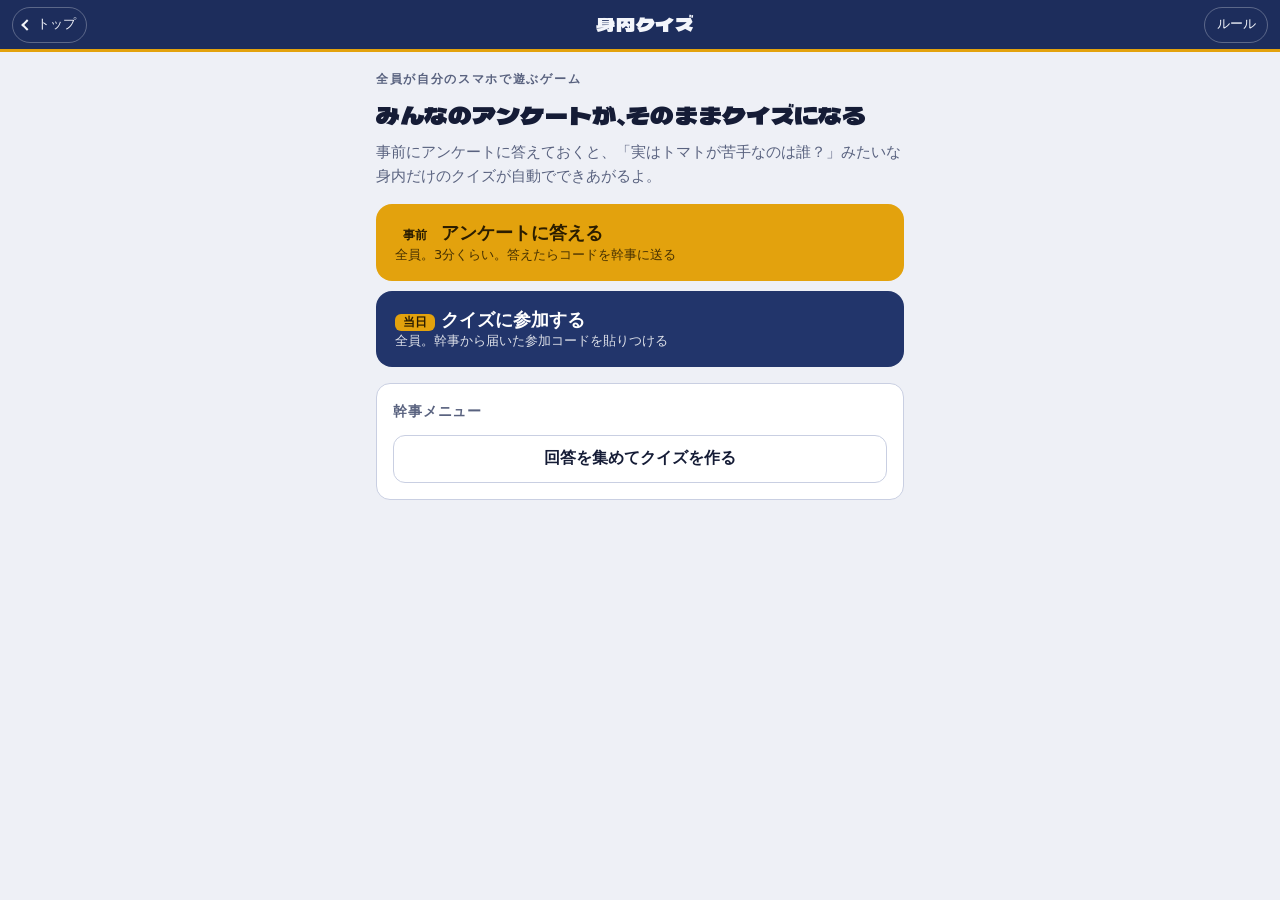
<file: quiz.html>
<!doctype html>
<html lang="ja">
<head>
<meta charset="utf-8">
<meta name="viewport" content="width=device-width,initial-scale=1,viewport-fit=cover">
<meta name="claude:viewport-fit-sides" content="cover">
<meta name="apple-mobile-web-app-capable" content="yes">
<meta name="theme-color" content="#1d2d5c">
<title>身内クイズ</title>
<link rel="stylesheet" href="fonts/dela.css">
<style>
/* 旅宴ゲーム 共通スタイル
   旅館の夜：藍の浴衣 × 生ビールの金 × 木札。
   レイアウト：上に細いヘッダー、中央にゲーム、下に親指で押せる大きな操作ボタン */
:root{
  --bg:#eef0f6;
  --surface:#ffffff;
  --surface-2:#e3e7f2;
  --fg:#151c36;
  --muted:#59627f;
  --line:#c9cfe2;
  --ai:#22356b;
  --on-ai:#ffffff;
  --gold:#e3a20d;
  --gold-soft:#fbecc2;
  --on-gold:#2b1d00;
  --wood:#ead8b3;
  --wood-edge:#c4a46c;
  --on-wood:#2a2014;
  --primary:#22356b;
  --on-primary:#ffffff;
  --good:#17804f;
  --good-soft:#d9f2e5;
  --bad:#c3352b;
  --bad-soft:#fbe1de;
  --head-bg:#1d2d5c;
  --head-fg:#f3f5fb;
  --scrim:rgba(13,20,48,.55);
  --paper:#ffffff;
  --shadow:0 1px 2px rgba(21,28,54,.08),0 8px 24px rgba(21,28,54,.08);
  --f-display:"Dela Gothic One","Hiragino Maru Gothic ProN","Hiragino Sans","Noto Sans JP","Noto Sans CJK JP",sans-serif;
  --f-body:"Hiragino Maru Gothic ProN","Hiragino Sans","Noto Sans JP","Noto Sans CJK JP",system-ui,sans-serif;
  --r:14px;
}
@media (prefers-color-scheme: dark){
  :root:not([data-theme="light"]){
    --bg:#0d1430;--surface:#162047;--surface-2:#1f2b5a;--fg:#eef1fb;--muted:#a2abc9;--line:#2e3c74;
    --ai:#9db1f0;--on-ai:#0b1230;--gold:#f4bb2a;--gold-soft:#3b300f;--on-gold:#1f1500;
    --wood:#3d3323;--wood-edge:#6a5534;--on-wood:#f4e7cc;--primary:#9db1f0;--on-primary:#0b1230;
    --good:#43c98e;--good-soft:#123a2a;--bad:#ff7466;--bad-soft:#47201d;--head-bg:#0a1026;--head-fg:#eef1fb;
    --scrim:rgba(0,0,0,.6);--paper:#ffffff;--shadow:none;color-scheme:dark;
  }
}
:root[data-theme="dark"]{
  --bg:#0d1430;--surface:#162047;--surface-2:#1f2b5a;--fg:#eef1fb;--muted:#a2abc9;--line:#2e3c74;
  --ai:#9db1f0;--on-ai:#0b1230;--gold:#f4bb2a;--gold-soft:#3b300f;--on-gold:#1f1500;
  --wood:#3d3323;--wood-edge:#6a5534;--on-wood:#f4e7cc;--primary:#9db1f0;--on-primary:#0b1230;
  --good:#43c98e;--good-soft:#123a2a;--bad:#ff7466;--bad-soft:#47201d;--head-bg:#0a1026;--head-fg:#eef1fb;
  --scrim:rgba(0,0,0,.6);--paper:#ffffff;--shadow:none;color-scheme:dark;
}
*,*::before,*::after{box-sizing:border-box}
html{height:100%;padding-top:env(safe-area-inset-top,0px);padding-bottom:env(safe-area-inset-bottom,0px);-webkit-text-size-adjust:100%}
body{margin:0;min-height:100%;background:var(--bg);color:var(--fg);font-family:var(--f-body);font-size:16px;line-height:1.6;-webkit-tap-highlight-color:transparent}
body::before{content:"";position:fixed;inset:0 0 auto;height:env(safe-area-inset-top,0px);z-index:30;background:var(--head-bg)}
[hidden]{display:none!important}
img{max-width:100%}
button,input,select,textarea{font:inherit;color:inherit}
button{cursor:pointer;touch-action:manipulation}
:focus-visible{outline:3px solid var(--gold);outline-offset:2px}

/* ヘッダー */
.bar{position:sticky;top:env(safe-area-inset-top,0px);z-index:20;display:flex;align-items:center;gap:8px;min-height:52px;background:var(--head-bg);color:var(--head-fg);padding-left:max(12px,env(safe-area-inset-left,0px));padding-right:max(12px,env(safe-area-inset-right,0px));border-bottom:3px solid var(--gold)}
.bar-title{flex:1;margin:0;font-family:var(--f-display);font-weight:400;font-size:19px;letter-spacing:.04em;line-height:1.2;text-align:center;white-space:nowrap;overflow:hidden;text-overflow:ellipsis}
.bar-back,.bar-btn{flex:0 0 auto;min-width:64px;min-height:36px;display:inline-flex;align-items:center;justify-content:center;padding:4px 10px;border-radius:999px;border:1px solid rgba(255,255,255,.28);background:transparent;color:var(--head-fg);font-size:13px;text-decoration:none}
.bar-back::before{content:"";width:8px;height:8px;border-left:2px solid currentColor;border-bottom:2px solid currentColor;transform:rotate(45deg);margin-right:6px}

/* 本体 */
.wrap{max-width:560px;margin:0 auto;padding-left:max(16px,env(safe-area-inset-left,0px));padding-right:max(16px,env(safe-area-inset-right,0px));padding-block:18px 40px}
.screen{display:flex;flex-direction:column;gap:16px}
.fill-app{height:100%;display:flex;flex-direction:column}
.fill-app .wrap{flex:1;min-height:0;width:100%;display:flex;flex-direction:column}
.fill-app .screen.fill{flex:1;min-height:0}

.eyebrow{margin:0;font-size:12px;letter-spacing:.14em;color:var(--muted);font-weight:700}
.h2{margin:0;font-family:var(--f-display);font-weight:400;font-size:24px;line-height:1.3;text-wrap:balance}
.h3{margin:0;font-size:17px;font-weight:700;line-height:1.4}
.lead{margin:0;color:var(--muted);font-size:15px}
.muted{color:var(--muted)}
.small{font-size:13px}
.center{text-align:center}
.num{font-variant-numeric:tabular-nums}
.stack{display:flex;flex-direction:column;gap:10px}
.row{display:flex;gap:10px;align-items:center;flex-wrap:wrap}
.row > *{min-width:0}
.spacer{flex:1}

.panel{background:var(--surface);border:1px solid var(--line);border-radius:var(--r);padding:16px;display:flex;flex-direction:column;gap:12px}
.panel-title{margin:0;font-size:14px;font-weight:700;color:var(--muted);letter-spacing:.06em}

/* ボタン */
.btn{display:inline-flex;align-items:center;justify-content:center;gap:8px;min-height:48px;padding:10px 18px;border-radius:12px;border:1px solid var(--line);background:var(--surface);color:var(--fg);font-weight:700;font-size:16px;line-height:1.3;text-align:center;text-decoration:none;user-select:none;-webkit-user-select:none;transition:transform .08s ease,filter .15s ease}
.btn:active{transform:scale(.98)}
.btn:disabled{opacity:.45;pointer-events:none}
.btn.primary{background:var(--primary);color:var(--on-primary);border-color:transparent}
.btn.gold{background:var(--gold);color:var(--on-gold);border-color:transparent}
.btn.danger{background:var(--bad);color:#fff;border-color:transparent}
.btn.ghost{background:transparent}
.btn.big{width:100%;min-height:60px;font-size:18px;border-radius:16px}
.btn.wide{width:100%}
.btn.sm{min-height:36px;padding:6px 12px;font-size:14px;border-radius:10px}
.actions{display:flex;flex-direction:column;gap:10px}

/* 入力 */
.field{display:flex;flex-direction:column;gap:6px}
.field > label,.label{font-size:14px;font-weight:700}
.input,.textarea{width:100%;min-height:48px;padding:10px 12px;border-radius:12px;border:1px solid var(--line);background:var(--surface);font-size:17px;line-height:1.5}
.textarea{min-height:110px;resize:vertical;font-size:15px;word-break:break-all}
.input:focus,.textarea:focus{border-color:var(--ai);outline:none;box-shadow:0 0 0 3px color-mix(in srgb,var(--ai) 25%,transparent)}
.hint{margin:0;font-size:13px;color:var(--muted)}

/* セグメント */
.seg{display:flex;flex-wrap:wrap;gap:6px}
.seg button{flex:1 1 auto;min-height:42px;padding:6px 12px;border-radius:10px;border:1px solid var(--line);background:var(--surface);font-size:15px;font-weight:700;color:var(--muted)}
.seg button[aria-pressed="true"]{background:var(--ai);border-color:var(--ai);color:var(--on-ai)}

/* 人数ステッパー */
.stepper{display:inline-flex;align-items:center;border:1px solid var(--line);border-radius:12px;overflow:hidden;background:var(--surface)}
.stepper button{width:48px;height:44px;border:0;background:transparent;font-size:22px;font-weight:700}
.stepper output{min-width:56px;text-align:center;font-size:20px;font-weight:700;font-variant-numeric:tabular-nums}
.names{display:grid;grid-template-columns:repeat(2,minmax(0,1fr));gap:8px}
.name-in{min-width:0;display:flex;align-items:center;gap:6px;border:1px solid var(--line);border-radius:10px;background:var(--surface);padding-left:10px}
.name-in span{font-size:12px;color:var(--muted);font-variant-numeric:tabular-nums;min-width:1.4em}
.name-in input{flex:1;min-width:0;width:100%;border:0;background:transparent;min-height:42px;font-size:16px;padding:4px 8px 4px 0}
.name-in input:focus{outline:none}
.name-in:focus-within{border-color:var(--ai)}

/* ピル・バッジ */
.pill{display:inline-flex;align-items:center;gap:6px;padding:4px 12px;border-radius:999px;background:var(--surface-2);font-size:14px;font-weight:700;font-variant-numeric:tabular-nums}
.pill.gold{background:var(--gold);color:var(--on-gold)}
.pill.warn{background:var(--bad);color:#fff}
.tag{display:inline-block;padding:2px 8px;border-radius:6px;background:var(--gold-soft);color:var(--fg);font-size:12px;font-weight:700}

/* 大きな名前表示 */
.big-name{font-family:var(--f-display);font-weight:400;font-size:clamp(34px,11vw,52px);line-height:1.2;text-align:center;word-break:break-all;margin:0}

/* モーダル */
.modal{position:fixed;inset:0;z-index:50;background:var(--scrim);display:flex;align-items:flex-end;justify-content:center;padding:16px;padding-bottom:max(16px,env(safe-area-inset-bottom,0px))}
.modal-card{width:100%;max-width:520px;max-height:85vh;overflow:auto;background:var(--surface);color:var(--fg);border-radius:18px;padding:20px;display:flex;flex-direction:column;gap:14px;animation:rise .18s ease-out}
.modal-msg{margin:0;font-size:17px;line-height:1.6;white-space:pre-wrap}
.modal-actions{display:flex;gap:10px}
.modal-actions .btn{flex:1}
.rules h3{margin:8px 0 0;font-size:16px}
.rules p,.rules ul,.rules ol{margin:0;font-size:15px}
.rules ul,.rules ol{padding-left:1.3em}
.rules li+li{margin-top:4px}
@keyframes rise{from{transform:translateY(16px);opacity:.4}to{transform:none;opacity:1}}

/* トースト */
.toast{position:fixed;left:50%;bottom:calc(20px + env(safe-area-inset-bottom,0px));transform:translate(-50%,20px);z-index:60;max-width:calc(100% - 32px);padding:10px 16px;border-radius:12px;background:var(--fg);color:var(--bg);font-size:14px;font-weight:700;opacity:0;pointer-events:none;transition:opacity .2s,transform .2s;text-align:center}
.toast.show{opacity:1;transform:translate(-50%,0)}

/* コード表示 */
.code-box{font-family:ui-monospace,Menlo,monospace;font-size:12px;line-height:1.4;min-height:84px;max-height:140px;word-break:break-all}

@media (prefers-reduced-motion: reduce){
  *,*::before,*::after{animation-duration:.01ms!important;transition-duration:.01ms!important}
}

.m0{margin:0}
.choice-big{display:flex;flex-direction:column;align-items:flex-start;gap:2px;text-align:left;padding:16px 18px;min-height:72px}
.choice-big small{font-weight:500;font-size:13px;opacity:.85}
.when{display:inline-block;margin-right:6px;padding:1px 8px;border-radius:6px;background:var(--gold);color:var(--on-gold);font-size:12px}
.qform{display:flex;flex-direction:column;gap:14px}
.qn{font-size:12px;color:var(--muted);font-variant-numeric:tabular-nums;margin-right:4px}
.count{font-size:14px;font-weight:700}
.count.ok{color:var(--good)}

/* 幹事：回答リスト */
.who-list{list-style:none;margin:0;padding:0;display:flex;flex-direction:column;gap:6px}
.who-list li{display:flex;align-items:center;gap:10px;padding:8px 10px 8px 14px;border-radius:10px;background:var(--surface-2)}
.who-list .nm{flex:1;min-width:0;font-weight:700;word-break:break-all}
.who-list .cnt{font-size:13px;color:var(--muted);font-variant-numeric:tabular-nums}
.x{width:36px;height:36px;border-radius:50%;border:1px solid var(--line);background:var(--surface);font-size:18px;line-height:1}
.preview{list-style:none;margin:0;padding:0;display:flex;flex-direction:column;gap:8px;counter-reset:q}
.preview li{display:flex;flex-direction:column;gap:4px;padding:12px;border-radius:12px;background:var(--surface);border:1px solid var(--line)}
.preview li.off{opacity:.45}
.preview li.off .qt{text-decoration:line-through}
.preview .ph{display:flex;align-items:center;gap:8px;font-size:12px;color:var(--muted)}
.preview .qt{font-weight:700;line-height:1.5}
.preview .ans{font-size:13px;color:var(--muted)}
.type{display:inline-block;padding:1px 8px;border-radius:6px;background:var(--surface-2);color:var(--fg);font-weight:700;font-size:12px}
.x2{display:inline-block;padding:1px 8px;border-radius:6px;background:var(--bad);color:#fff;font-weight:700;font-size:12px}

/* 問題（幹事・プレイヤー共通） */
.qhead{display:flex;align-items:center;gap:8px}
.qno{font-family:var(--f-display);font-size:22px}
.qcard{background:var(--surface);border:1px solid var(--line);border-radius:var(--r);padding:18px 16px;display:flex;flex-direction:column;gap:14px}
.qtext{margin:0;font-size:22px;font-weight:700;line-height:1.5;text-wrap:balance;word-break:break-word}
.choices{display:flex;flex-direction:column;gap:10px}
.choice{display:flex;align-items:center;gap:12px;min-height:58px;padding:10px 14px;border-radius:14px;border:2px solid var(--line);background:var(--surface);font-size:18px;font-weight:700;text-align:left;line-height:1.35;word-break:break-word}
.choice .k{flex:0 0 auto;display:inline-grid;place-items:center;width:30px;height:30px;border-radius:8px;background:var(--ai);color:var(--on-ai);font-size:15px}
.choice.correct{border-color:var(--good);background:var(--good-soft)}
.choice.correct .k{background:var(--good);color:#fff}
.choice.wrong{border-color:var(--bad);background:var(--bad-soft)}
.choice.picked{border-color:var(--ai);box-shadow:0 0 0 2px var(--ai)}
.choice:disabled{opacity:1}
.choices.locked .choice:not(.picked):not(.correct){opacity:.55}
.numrow{display:flex;gap:8px;align-items:center}
.numrow .input{font-size:24px;text-align:right;font-variant-numeric:tabular-nums}
.numrow .unit{font-weight:700;white-space:nowrap}
.answer-big{font-family:var(--f-display);font-size:34px;text-align:center;margin:0;color:var(--good);word-break:break-all}
.elapsed{font-variant-numeric:tabular-nums}

/* プレイヤーの点数 */
.scorebar{display:flex;align-items:center;gap:10px;padding:10px 16px;border-radius:var(--r);background:var(--head-bg);color:var(--head-fg)}
.scorebar b{font-family:var(--f-display);font-weight:400;font-size:26px;font-variant-numeric:tabular-nums}
.result-box{display:flex;flex-direction:column;align-items:center;gap:6px;padding:18px;border-radius:var(--r);text-align:center}
.result-box.ok{background:var(--good-soft)}
.result-box.ng{background:var(--bad-soft)}
.result-box.self{background:var(--gold-soft)}
.result-box .big{font-family:var(--f-display);font-size:34px;line-height:1.2}
.result-box.ok .big{color:var(--good)}
.result-box.ng .big{color:var(--bad)}
.result-box .plus{font-size:20px;font-weight:700;font-variant-numeric:tabular-nums}
.final-score{font-family:var(--f-display);font-size:72px;line-height:1;text-align:center;margin:8px 0 0;font-variant-numeric:tabular-nums}
.waitbox{display:flex;flex-direction:column;align-items:center;gap:8px;padding:28px 16px;border-radius:var(--r);background:var(--surface);border:1px dashed var(--line);text-align:center}
.waitbox .qno{font-size:40px}

/* カウントダウン */
.cd{position:fixed;inset:0;z-index:45;display:flex;align-items:center;justify-content:center;background:var(--scrim)}
.cd span{font-family:var(--f-display);font-size:120px;color:#fff;animation:pop .5s ease-out}
@keyframes pop{from{transform:scale(1.6);opacity:0}to{transform:none;opacity:1}}

/* 得点入力・ランキング */
.score-in{display:grid;grid-template-columns:minmax(0,1fr) 7.5em;gap:8px;align-items:center}
.score-in .nm{font-weight:700;word-break:break-all}
.score-in .input{text-align:right;font-variant-numeric:tabular-nums}
.ranks{list-style:none;margin:0;padding:0;display:flex;flex-direction:column;gap:8px}
.ranks li{display:grid;grid-template-columns:3em minmax(0,1fr) auto;align-items:center;gap:10px;padding:12px 14px;border-radius:12px;background:var(--surface);border:1px solid var(--line);animation:rise .4s ease-out}
.ranks .pos{font-family:var(--f-display);font-size:20px;color:var(--muted)}
.ranks .nm{font-weight:700;font-size:18px;word-break:break-all}
.ranks .sc{font-weight:700;font-variant-numeric:tabular-nums}
.ranks li.top{background:var(--gold);color:var(--on-gold);border-color:transparent}
.ranks li.top .pos{color:var(--on-gold)}
.ranks li.top .nm{font-family:var(--f-display);font-weight:400;font-size:24px}
</style>
</head>
<body>
<header class="bar">
  <a class="bar-back" href="index.html">トップ</a>
  <h1 class="bar-title">身内クイズ</h1>
  <button class="bar-btn" id="helpBtn" type="button">ルール</button>
</header>

<main class="wrap">
  <!-- ホーム -->
  <section id="sHome" class="screen">
    <div class="stack">
      <p class="eyebrow">全員が自分のスマホで遊ぶゲーム</p>
      <h2 class="h2">みんなのアンケートが、そのままクイズになる</h2>
      <p class="lead">事前にアンケートに答えておくと、「実はトマトが苦手なのは誰？」みたいな身内だけのクイズが自動でできあがるよ。</p>
    </div>
    <div class="actions">
      <button class="btn big gold choice-big" id="goSurvey" type="button"><span><span class="when">事前</span>アンケートに答える</span><small>全員。3分くらい。答えたらコードを幹事に送る</small></button>
      <button class="btn big primary choice-big" id="goJoin" type="button"><span><span class="when">当日</span>クイズに参加する</span><small>全員。幹事から届いた参加コードを貼りつける</small></button>
    </div>
    <div class="panel">
      <p class="panel-title">幹事メニュー</p>
      <button class="btn wide" id="goCollect" type="button">回答を集めてクイズを作る</button>
      <button class="btn wide" id="goHost" type="button" hidden>クイズを進行する</button>
    </div>
  </section>

  <!-- アンケート -->
  <section id="sSurvey" class="screen" hidden>
    <div class="stack">
      <p class="eyebrow">事前アンケート</p>
      <h2 class="h2">答えた内容がクイズに出るよ</h2>
      <p class="lead">短く書くのがコツ。言いたくない質問は空でOK（5問以上答えてね）。答えは当日まで幹事しか見ないよ。</p>
    </div>
    <form class="qform" id="surveyForm" novalidate>
      <div class="field"><label for="sv_name">名前（みんなが呼んでる呼び方）</label><input id="sv_name" class="input" maxlength="10" autocomplete="off" required></div>
      <div id="svFields" class="qform"></div>
      <p class="count" id="svCount" role="status"></p>
      <button class="btn big primary" type="submit">回答コードを作る</button>
    </form>
    <div id="svDone" class="panel" hidden>
      <p class="h3 m0">回答コードができた</p>
      <p class="m0 small">このコードを幹事にLINEで送ってね（グループじゃなくて幹事に直接がおすすめ）。</p>
      <textarea class="textarea code-box" id="svCode" readonly aria-label="回答コード"></textarea>
      <div class="row">
        <button class="btn primary" id="svShare" type="button">LINEなどで送る</button>
        <button class="btn" id="svCopy" type="button">コピー</button>
      </div>
    </div>
    <button class="btn wide ghost" type="button" data-home>はじめの画面へ</button>
  </section>

  <!-- 幹事：回答を集める -->
  <section id="sCollect" class="screen" hidden>
    <div class="stack"><p class="eyebrow">幹事</p><h2 class="h2">回答を集めてクイズを作る</h2>
    <p class="lead">みんなから届いた回答コードを貼りつけていってね。何人分まとめて貼ってもOK。</p></div>
    <div class="panel">
      <textarea class="textarea code-box" id="cPaste" placeholder="MQA1. ではじまるコード" aria-label="回答コードの貼りつけ"></textarea>
      <div class="row">
        <button class="btn primary" id="cAdd" type="button">貼りつけた回答を追加</button>
        <button class="btn" id="cMine" type="button" hidden>この端末の自分の回答を追加</button>
      </div>
    </div>
    <div class="panel">
      <p class="panel-title" id="cTitle">集まった回答（0人）</p>
      <ul class="who-list" id="cList"></ul>
      <p class="hint" id="cEmpty">まだ誰の回答もないよ。</p>
    </div>
    <div class="panel">
      <p class="panel-title">問題の数</p>
      <div class="seg" id="optCount"><button type="button" data-v="8">8問</button><button type="button" data-v="12">12問</button><button type="button" data-v="16">16問</button><button type="button" data-v="20">20問</button></div>
      <p class="hint">1問1分くらい。12問で15〜20分が目安。</p>
    </div>
    <button class="btn big primary" id="cGen" type="button">クイズを作る</button>
    <button class="btn wide ghost" type="button" data-home>はじめの画面へ</button>
  </section>

  <!-- 幹事：プレビュー -->
  <section id="sPreview" class="screen" hidden>
    <div class="stack"><p class="eyebrow">幹事</p><h2 class="h2">こんなクイズができた</h2>
    <p class="lead">出したくない問題はタップで外せるよ。最後の問題は得点2倍。</p></div>
    <ol class="preview" id="pList"></ol>
    <div class="actions">
      <button class="btn big primary" id="pOk" type="button">このクイズで決定</button>
      <button class="btn wide" id="pRe" type="button">別の組み合わせで作りなおす</button>
      <button class="btn wide ghost" id="pBack" type="button">回答の画面にもどる</button>
    </div>
  </section>

  <!-- 幹事：参加コード -->
  <section id="sHostCode" class="screen" hidden>
    <div class="stack"><p class="eyebrow">幹事</p><h2 class="h2">参加コードができた</h2>
    <p class="lead">クイズを始める前に、このコードをLINEのグループに送ってね。みんなは「クイズに参加する」から貼りつける。</p></div>
    <div class="panel">
      <textarea class="textarea code-box" id="hCode" readonly aria-label="参加コード"></textarea>
      <div class="row">
        <button class="btn primary" id="hShare" type="button">LINEなどで送る</button>
        <button class="btn" id="hCopy" type="button">コピー</button>
      </div>
      <p class="hint">問題と答えが入ってるから、送るのは当日の始まる直前がおすすめ。</p>
    </div>
    <button class="btn big gold" id="hStart" type="button">クイズの進行をはじめる</button>
    <button class="btn wide ghost" type="button" data-home>はじめの画面へ</button>
  </section>

  <!-- 幹事：進行 -->
  <section id="sHost" class="screen" hidden>
    <div class="qhead"><span class="qno" id="hNo">第1問</span><span class="muted num" id="hOf"></span><span class="x2" id="hX2" hidden>得点2倍</span><span class="spacer"></span><button class="btn sm ghost" id="hMenu" type="button">一覧</button></div>
    <div class="qcard">
      <p class="eyebrow m0" id="hType"></p>
      <p class="qtext" id="hQ"></p>
      <div class="choices" id="hChoices"></div>
      <div id="hAnswer" class="stack" hidden></div>
    </div>
    <div class="actions">
      <button class="btn big gold" id="hGo" type="button">スタートの合図</button>
      <button class="btn big primary" id="hReveal" type="button">正解を発表</button>
      <button class="btn big" id="hNext" type="button">次の問題へ</button>
    </div>
    <p class="hint">流れ：「スタートの合図」で全員が自分のスマホで問題を開く → みんな答えたら「正解を発表」→ みんなは自分の画面で「答え合わせ」→「次の問題へ」</p>
  </section>

  <!-- 幹事：得点入力 -->
  <section id="sScores" class="screen" hidden>
    <div class="stack"><p class="eyebrow">幹事</p><h2 class="h2">みんなの点数を入れてね</h2>
    <p class="lead">一人ずつ自分の画面に出ている合計点を読み上げてもらって入力しよう。</p></div>
    <div class="panel"><div class="stack" id="scList"></div>
      <div class="row"><input id="scNew" class="input" style="flex:1" maxlength="10" placeholder="名前を追加（アンケート未回答の人）" aria-label="追加する名前"><button class="btn" id="scAdd" type="button">追加</button></div>
    </div>
    <button class="btn big gold" id="toRank" type="button">ランキング発表</button>
    <button class="btn wide ghost" id="scBack" type="button">最後の問題にもどる</button>
  </section>

  <!-- ランキング -->
  <section id="sRank" class="screen" hidden>
    <div class="stack"><p class="eyebrow">結果発表</p><h2 class="h2" id="rTitle">いちばん仲間をわかってるのは誰だ</h2></div>
    <ol class="ranks" id="rList"></ol>
    <button class="btn big gold" id="rNext" type="button">次の順位を発表</button>
    <button class="btn wide ghost" id="rBack" type="button">点数の入力にもどる</button>
  </section>

  <!-- プレイヤー：参加 -->
  <section id="sJoin" class="screen" hidden>
    <div class="stack"><p class="eyebrow">当日</p><h2 class="h2">参加コードを貼りつける</h2>
    <p class="lead">幹事から届いたメッセージを長押しでコピーして、下に貼りつけてね。</p></div>
    <textarea class="textarea code-box" id="jCode" placeholder="MQP1. ではじまるコード" aria-label="参加コード"></textarea>
    <button class="btn big primary" id="jRead" type="button">読みこむ</button>
    <div id="jPick" class="panel" hidden>
      <p class="h3 m0">自分の名前を選んでね</p>
      <div class="stack" id="jNames"></div>
      <div class="row"><input id="jOther" class="input" style="flex:1" maxlength="10" placeholder="リストにない人はここに名前" aria-label="リストにない名前"><button class="btn" id="jOtherGo" type="button">参加</button></div>
    </div>
    <button class="btn wide ghost" type="button" data-home>はじめの画面へ</button>
  </section>

  <!-- プレイヤー：プレイ -->
  <section id="sPlay" class="screen" hidden>
    <div class="scorebar"><span id="plName"></span><span class="spacer"></span><span class="small">合計</span><b id="plScore">0</b></div>
    <div id="plWait" class="waitbox">
      <span class="qno" id="plNo">第1問</span>
      <span class="x2" id="plX2" hidden>得点2倍</span>
      <p class="m0" id="plWaitText">幹事の「スタート」の合図で開いてね</p>
      <button class="btn big primary" id="plOpen" type="button">問題を開く</button>
    </div>
    <div id="plQ" class="qcard" hidden>
      <div class="qhead"><span class="eyebrow" id="plQNo"></span><span class="spacer"></span><span class="pill num elapsed" id="plTime">0.0秒</span></div>
      <p class="qtext" id="plText"></p>
      <div class="choices" id="plChoices"></div>
      <div id="plNum" class="stack" hidden>
        <div class="numrow"><input id="plNumIn" class="input" inputmode="decimal" autocomplete="off" aria-label="数字で答える"><span class="unit" id="plUnit"></span></div>
        <button class="btn big primary" id="plNumGo" type="button">この数字で答える</button>
      </div>
      <div id="plLocked" class="stack" hidden>
        <p class="m0 center" id="plLockedText"></p>
        <button class="btn big gold" id="plCheck" type="button">答え合わせ（幹事の発表のあとに）</button>
      </div>
    </div>
    <div id="plRes" class="stack" hidden>
      <div class="result-box" id="plResBox"><span class="big" id="plResBig"></span><span id="plResAns"></span><span class="plus" id="plResPts"></span></div>
      <button class="btn big primary" id="plNext" type="button">次の問題へ</button>
    </div>
    <div id="plFinal" class="stack" hidden>
      <p class="eyebrow center m0">全問おわり</p>
      <p class="final-score" id="plFinalScore">0</p>
      <p class="center m0 h3">点</p>
      <div class="panel center"><p class="m0">この点数を幹事に伝えてね。ランキング発表をお楽しみに！</p></div>
      <p class="hint center" id="plBreak"></p>
    </div>
  </section>
</main>

<script>
/* 旅宴ゲーム 共通スクリプト（ネット不要で動く部品だけ） */
const $ = (s, r = document) => r.querySelector(s);
const $$ = (s, r = document) => [...r.querySelectorAll(s)];

function h(tag, props, ...kids) {
  const e = document.createElement(tag);
  for (const [k, v] of Object.entries(props || {})) {
    if (v == null || v === false) continue;
    if (k === 'class') e.className = v;
    else if (k === 'text') e.textContent = v;
    else if (k === 'html') e.innerHTML = v;
    else if (k.startsWith('on') && typeof v === 'function') e.addEventListener(k.slice(2), v);
    else if (k === 'style') e.style.cssText = v;
    else e.setAttribute(k, v === true ? '' : v);
  }
  for (const kid of kids.flat(Infinity)) {
    if (kid == null || kid === false) continue;
    e.append(kid.nodeType ? kid : document.createTextNode(String(kid)));
  }
  return e;
}

/* 端末内の保存（使えない環境でも落ちない） */
const store = {
  get(k, d) { try { const v = localStorage.getItem(k); return v == null ? d : JSON.parse(v); } catch (e) { return d; } },
  set(k, v) { try { localStorage.setItem(k, JSON.stringify(v)); return true; } catch (e) { return false; } },
  del(k) { try { localStorage.removeItem(k); } catch (e) {} }
};

/* 合言葉から毎回同じ乱数を作る */
function hashStr(str) {
  let h1 = 1779033703, h2 = 3144134277, h3 = 1013904242, h4 = 2773480762;
  for (let i = 0, k; i < str.length; i++) {
    k = str.charCodeAt(i);
    h1 = h2 ^ Math.imul(h1 ^ k, 597399067);
    h2 = h3 ^ Math.imul(h2 ^ k, 2869860233);
    h3 = h4 ^ Math.imul(h3 ^ k, 951274213);
    h4 = h1 ^ Math.imul(h4 ^ k, 2716044179);
  }
  h1 = Math.imul(h3 ^ (h1 >>> 18), 597399067);
  h2 = Math.imul(h4 ^ (h2 >>> 22), 2869860233);
  return ((h1 ^ h2) >>> 0);
}
function rng(seed) {
  let a = typeof seed === 'number' ? seed >>> 0 : hashStr(String(seed));
  return function () {
    a |= 0; a = (a + 0x6D2B79F5) | 0;
    let t = Math.imul(a ^ (a >>> 15), 1 | a);
    t = (t + Math.imul(t ^ (t >>> 7), 61 | t)) ^ t;
    return ((t ^ (t >>> 14)) >>> 0) / 4294967296;
  };
}
function shuffle(arr, rand = Math.random) {
  const a = arr.slice();
  for (let i = a.length - 1; i > 0; i--) { const j = Math.floor(rand() * (i + 1)); [a[i], a[j]] = [a[j], a[i]]; }
  return a;
}
function pick(arr, rand = Math.random) { return arr[Math.floor(rand() * arr.length)]; }
function randomId(len = 6) {
  const cs = 'ABCDEFGHJKLMNPQRSTUVWXYZ23456789';
  let s = '';
  const buf = new Uint32Array(len);
  (window.crypto || {}).getRandomValues ? crypto.getRandomValues(buf) : buf.forEach((_, i) => buf[i] = Math.random() * 1e9);
  for (let i = 0; i < len; i++) s += cs[buf[i] % cs.length];
  return s;
}
const clamp = (v, a, b) => Math.max(a, Math.min(b, v));

/* LINEで送れる「コード」にする（圧縮→base64url、最後に ~） */
function b64u(bytes) {
  let s = '';
  for (let i = 0; i < bytes.length; i += 0x8000) s += String.fromCharCode.apply(null, bytes.subarray(i, i + 0x8000));
  return btoa(s).replace(/\+/g, '-').replace(/\//g, '_').replace(/=+$/, '');
}
function unb64u(str) {
  str = str.replace(/-/g, '+').replace(/_/g, '/');
  while (str.length % 4) str += '=';
  const bin = atob(str);
  const b = new Uint8Array(bin.length);
  for (let i = 0; i < bin.length; i++) b[i] = bin.charCodeAt(i);
  return b;
}
async function pipeBytes(bytes, stream) {
  const s = new Blob([bytes]).stream().pipeThrough(stream);
  return new Uint8Array(await new Response(s).arrayBuffer());
}
async function encodeCode(prefix, obj) {
  const raw = new TextEncoder().encode(JSON.stringify(obj));
  if (typeof CompressionStream !== 'undefined') {
    try {
      const z = await pipeBytes(raw, new CompressionStream('deflate-raw'));
      if (z.length < raw.length) return prefix + '.z' + b64u(z) + '~';
    } catch (e) {}
  }
  return prefix + '.r' + b64u(raw) + '~';
}
/* 貼り付けた文章からコードを全部取り出す（LINEの名前や時刻が混ざってもOK） */
async function decodeCodes(text, prefix) {
  const flat = String(text || '').replace(/\s+/g, '');
  const re = new RegExp(prefix.replace(/\./g, '\\.') + '\\.([zr])([A-Za-z0-9_-]+)~', 'g');
  const out = [];
  let m;
  while ((m = re.exec(flat))) {
    try {
      let bytes = unb64u(m[2]);
      if (m[1] === 'z') {
        if (typeof DecompressionStream === 'undefined') throw new Error('old');
        bytes = await pipeBytes(bytes, new DecompressionStream('deflate-raw'));
      }
      out.push(JSON.parse(new TextDecoder().decode(bytes)));
    } catch (e) { out.push({ __error: e.message === 'old' ? 'old' : 'broken' }); }
  }
  return out;
}

/* 画面の切り替え */
function show(id) {
  $$('.screen').forEach(s => { s.hidden = s.id !== id; });
  window.scrollTo(0, 0);
}

/* トースト・確認ダイアログ（ブラウザの confirm は使わない） */
function toast(msg, ms = 2200) {
  let t = $('#toast');
  if (!t) { t = h('div', { id: 'toast', class: 'toast', role: 'status', 'aria-live': 'polite' }); document.body.append(t); }
  t.textContent = msg;
  t.classList.add('show');
  clearTimeout(t._t);
  t._t = setTimeout(() => t.classList.remove('show'), ms);
}
function ask(msg, opt = {}) {
  const { ok = 'OK', cancel = 'やめる', danger = false } = opt;
  return new Promise(res => {
    const prev = document.activeElement;
    const close = v => { dlg.remove(); if (prev && prev.focus) prev.focus(); res(v); };
    const okBtn = h('button', { class: 'btn ' + (danger ? 'danger' : 'primary'), onclick: () => close(true) }, ok);
    const dlg = h('div', { class: 'modal', role: 'dialog', 'aria-modal': 'true', onclick: e => { if (e.target === dlg && cancel) close(false); } },
      h('div', { class: 'modal-card' },
        h('p', { class: 'modal-msg' }, msg),
        h('div', { class: 'modal-actions' }, cancel ? h('button', { class: 'btn', onclick: () => close(false) }, cancel) : null, okBtn)));
    document.body.append(dlg);
    okBtn.focus();
  });
}
function sheet(title, bodyNode) {
  const dlg = h('div', { class: 'modal', role: 'dialog', 'aria-modal': 'true', 'aria-label': title, onclick: e => { if (e.target === dlg) dlg.remove(); } },
    h('div', { class: 'modal-card rules' },
      h('h2', { class: 'h2' }, title),
      bodyNode,
      h('button', { class: 'btn primary wide', onclick: () => dlg.remove() }, 'とじる')));
  document.body.append(dlg);
  $('button', dlg).focus();
}

/* コピー・共有 */
async function copyText(text, fallbackEl) {
  try {
    await navigator.clipboard.writeText(text);
    toast('コピーした！LINEに貼りつけて送ってね');
    return true;
  } catch (e) {
    if (fallbackEl) { fallbackEl.focus(); fallbackEl.select(); try { fallbackEl.setSelectionRange(0, text.length); } catch (_) {} }
    toast('自動でコピーできなかったから、文字を長押しして「コピー」してね', 3600);
    return false;
  }
}
async function shareText(text, fallbackEl) {
  if (navigator.share) {
    try { await navigator.share({ text }); return true; }
    catch (e) { if (e && e.name === 'AbortError') return false; }
  }
  return copyText(text, fallbackEl);
}

/* 効果音（最初のタップ後に鳴る） */
const Sound = (() => {
  let ctx = null;
  let on = store.get('tabi.sound', true);
  function ac() {
    if (!on) return null;
    if (!ctx) { const C = window.AudioContext || window.webkitAudioContext; if (!C) return null; try { ctx = new C(); } catch (e) { return null; } }
    if (ctx.state === 'suspended') ctx.resume();
    return ctx;
  }
  function tone(freq, dur = 0.12, type = 'sine', vol = 0.2, when = 0) {
    const c = ac(); if (!c) return;
    const o = c.createOscillator(), g = c.createGain();
    o.type = type; o.frequency.value = freq;
    const t = c.currentTime + when;
    g.gain.setValueAtTime(0.0001, t);
    g.gain.exponentialRampToValueAtTime(vol, t + 0.01);
    g.gain.exponentialRampToValueAtTime(0.0001, t + dur);
    o.connect(g).connect(c.destination);
    o.start(t); o.stop(t + dur + 0.03);
  }
  function noise(dur = 0.3, vol = 0.2, freq = 1000, when = 0) {
    const c = ac(); if (!c) return;
    const len = Math.floor(c.sampleRate * dur);
    const buf = c.createBuffer(1, len, c.sampleRate);
    const d = buf.getChannelData(0);
    for (let i = 0; i < len; i++) d[i] = (Math.random() * 2 - 1) * (1 - i / len);
    const src = c.createBufferSource(); src.buffer = buf;
    const f = c.createBiquadFilter(); f.type = 'bandpass'; f.frequency.value = freq; f.Q.value = 0.8;
    const g = c.createGain(); g.gain.value = vol;
    src.connect(f).connect(g).connect(c.destination);
    src.start(c.currentTime + when);
  }
  return {
    get on() { return on; },
    set on(v) { on = !!v; store.set('tabi.sound', on); },
    unlock() { ac(); },
    tone, noise,
    tick() { tone(880, 0.05, 'square', 0.05); },
    pop() { tone(660, 0.07, 'triangle', 0.12); },
    ding() { tone(988, 0.14, 'sine', 0.2); tone(1319, 0.28, 'sine', 0.16, 0.11); },
    buzz() { tone(150, 0.4, 'sawtooth', 0.12); },
    splash() { noise(0.28, 0.22, 800); },
    fanfare() { [523, 659, 784, 1047].forEach((f, i) => tone(f, i === 3 ? 0.5 : 0.18, 'triangle', 0.18, i * 0.12)); },
    drum(n = 18) { for (let i = 0; i < n; i++) noise(0.06, 0.08 + i * 0.008, 180 + i * 6, i * 0.07); }
  };
})();
document.addEventListener('pointerdown', () => Sound.unlock(), { once: true });

/* 画面が暗くならないようにする（使えない端末では何もしない） */
const Wake = {
  want: false, lock: null,
  async on() { this.want = true; if (this.lock && !this.lock.released) return; try { if ('wakeLock' in navigator && document.visibilityState === 'visible') this.lock = await navigator.wakeLock.request('screen'); } catch (e) {} },
  off() { this.want = false; try { this.lock && this.lock.release(); } catch (e) {} this.lock = null; }
};
document.addEventListener('visibilitychange', () => { if (document.visibilityState === 'visible' && Wake.want) Wake.on(); });

/* タイマー */
class Countdown {
  constructor(sec, onTick, onEnd) { this.total = sec; this.onTick = onTick; this.onEnd = onEnd; this.t0 = 0; this.id = 0; this.lastWhole = null; }
  start() {
    this.t0 = performance.now();
    this.stop();
    const loop = () => {
      const left = Math.max(0, this.total - (performance.now() - this.t0) / 1000);
      const whole = Math.ceil(left);
      if (whole !== this.lastWhole) { this.lastWhole = whole; this.onTick && this.onTick(whole, left); }
      if (left <= 0) { this.id = 0; this.onEnd && this.onEnd(); return; }
      this.id = requestAnimationFrame(loop);
    };
    this.id = requestAnimationFrame(loop);
    return this;
  }
  stop() { if (this.id) cancelAnimationFrame(this.id); this.id = 0; }
}

/* セグメント（選択ボタン） */
function bindSeg(el, value, onChange) {
  const btns = $$('button', el);
  const set = v => { btns.forEach(b => b.setAttribute('aria-pressed', String(b.dataset.v === String(v)))); };
  set(value);
  btns.forEach(b => b.addEventListener('click', () => { set(b.dataset.v); onChange(b.dataset.v); }));
  return set;
}

/* 参加者の入力（全ゲームで名前を共有） */
function PlayerEditor(root, opt = {}) {
  const min = opt.min || 2, max = opt.max || 16;
  let names = store.get('tabi.players', null);
  let count = names ? clamp(names.length, min, max) : (opt.def || 10);
  names = (names || []).slice(0, max);
  const out = h('output', { class: 'num', 'aria-live': 'polite' }, count);
  const grid = h('div', { class: 'names' });
  function render() {
    out.textContent = count;
    grid.textContent = '';
    for (let i = 0; i < count; i++) {
      const inp = h('input', { id: (opt.idPrefix || 'p') + i, type: 'text', maxlength: '10', placeholder: (i + 1) + '番目の人', value: names[i] || '', autocomplete: 'off', enterkeyhint: 'next', 'aria-label': (i + 1) + '人目の名前' });
      inp.addEventListener('input', () => { names[i] = inp.value.trim(); save(); });
      grid.append(h('label', { class: 'name-in' }, h('span', {}, i + 1), inp));
    }
  }
  function save() { store.set('tabi.players', names.slice(0, count)); }
  const minus = h('button', { type: 'button', 'aria-label': '1人へらす', onclick: () => { if (count > min) { count--; render(); save(); } } }, '−');
  const plus = h('button', { type: 'button', 'aria-label': '1人ふやす', onclick: () => { if (count < max) { count++; render(); save(); } } }, '+');
  root.append(
    h('div', { class: 'row' }, h('span', { class: 'label' }, '人数'), h('div', { class: 'stepper' }, minus, out, plus), h('span', { class: 'hint' }, '名前は空でもOK')),
    grid);
  render();
  return {
    get list() {
      const seen = {};
      return Array.from({ length: count }, (_, i) => {
        let n = (names[i] || '').trim() || ((i + 1) + '番目の人');
        if (seen[n]) { seen[n]++; n = n + seen[n]; } else seen[n] = 1;
        return n;
      });
    }
  };
}

/* ゲーム単体で開いた時用：オフライン対応（GitHub Pages などで有効、使えない環境では何もしない） */
try {
  if ('serviceWorker' in navigator && location.protocol === 'https:' && !/claude\.ai|claudeusercontent|anthropic/.test(location.hostname)) {
    navigator.serviceWorker.register('sw.js').catch(() => {});
  }
} catch (e) {}

/* 音のON/OFFボタン */
function bindSoundBtn(btn) {
  if (!btn) return;
  const paint = () => { btn.textContent = Sound.on ? '音あり' : '音なし'; btn.setAttribute('aria-pressed', String(Sound.on)); };
  paint();
  btn.addEventListener('click', () => { Sound.on = !Sound.on; paint(); if (Sound.on) Sound.pop(); });
}

</script>
<script>
'use strict';
/* ===== アンケートの質問 ===== */
const QS = [
  { id: 'dislike', label: '実は苦手な食べ物は？', ph: '例：トマト', type: 'text', who: '実は「{a}」が苦手なのは誰？', which: '{n}が実は苦手な食べ物は？' },
  { id: 'hobby', label: '最近ハマってることは？', ph: '例：サウナ', type: 'text', who: '最近「{a}」にハマっているのは誰？', which: '{n}が最近ハマっていることは？' },
  { id: 'dream', label: '子どもの頃の夢は？', ph: '例：パン屋さん', type: 'text', who: '子どもの頃の夢が「{a}」だったのは誰？', which: '{n}の子どもの頃の夢は？' },
  { id: 'island', label: '無人島に1つだけ持っていくなら？', ph: '例：ナイフ', type: 'text', who: '無人島に「{a}」を持っていくのは誰？', which: '{n}が無人島に持っていくものは？' },
  { id: 'animal', label: '自分を動物にたとえると？', ph: '例：ナマケモノ', type: 'text', who: '自分を「{a}」にたとえたのは誰？', which: '{n}が自分をたとえた動物は？' },
  { id: 'buy', label: '人生で一番高い買い物は？（もの）', ph: '例：車', type: 'text', who: '人生で一番高い買い物が「{a}」なのは誰？', which: '{n}の人生で一番高い買い物は？' },
  { id: 'secret', label: 'みんなが知らなそうな、ゆるい秘密', ph: '例：実はピアノが弾ける', type: 'text', who: '「{a}」という秘密があるのは誰？', which: null },
  { id: 'photos', label: 'スマホの写真は何枚？（写真アプリで見てね）', ph: '例：3200', type: 'num', unit: '枚', q: '{n}のスマホに入っている写真は何枚？', k: 'ratio', tol: [0.02, 0.1, 0.25, 0.5], min: 0, max: 999999 },
  { id: 'wake', label: '休みの日はだいたい何時に起きる？（9時半なら 9.5）', ph: '例：9.5', type: 'num', unit: '時', q: '{n}が休みの日に起きるのは何時ごろ？', k: 'abs', tol: [0, 0.5, 1, 2], min: 0, max: 24 },
  { id: 'pref', label: '行ったことのある都道府県の数は？', ph: '例：25', type: 'num', unit: '都道府県', q: '{n}が行ったことのある都道府県はいくつ？', k: 'abs', tol: [0, 2, 5, 10], min: 0, max: 47 }
];
const QMAP = Object.fromEntries(QS.map(q => [q.id, q]));
const TYPE_LABEL = { who: '誰でしょう', which: '本人の答えはどれ', num: '数字で答える' };
const NUM_PTS = [20, 15, 10, 5];
const SELF_PTS = 10;
const KEYS = ['A', 'B', 'C', 'D'];
const norm = s => String(s).replace(/\s+/g, '').toLowerCase();
const parseNum = s => { const v = parseFloat(String(s).replace(/[,，\s]/g, '').replace(/[０-９．]/g, c => String.fromCharCode(c.charCodeAt(0) - 0xFEE0))); return isFinite(v) ? v : NaN; };
const fmtNum = v => (Math.round(v * 100) / 100).toLocaleString('ja-JP');

/* ===== 点数の計算 ===== */
function speedBonus(t) { return t <= 2 ? 5 : t >= 12 ? 0 : Math.round(5 * (12 - t) / 10); }
function numTier(q, guess) {
  const d = Math.abs(guess - q.a);
  const r = q.k === 'ratio' ? d / Math.max(1, Math.abs(q.a)) : d;
  for (let i = 0; i < q.tol.length; i++) if (r <= q.tol[i] + 1e-9) return i;
  return -1;
}
function scoreAnswer(q, me, ans, t) {
  if (q.s === me) return { pts: SELF_PTS, kind: 'self' };
  let pts = 0, ok = false, tier = -1;
  if (q.t === 'num') { tier = ans == null ? -1 : numTier(q, ans); pts = tier >= 0 ? NUM_PTS[tier] : 0; ok = tier >= 0; }
  else { ok = ans === q.a; pts = ok ? 10 + speedBonus(t) : 0; }
  if (q.x2) pts *= 2;
  return { pts, kind: ok ? 'ok' : 'ng', tier };
}

/* ===== クイズを作る ===== */
function genQuiz(answers, count, rand) {
  const names = Object.keys(answers);
  const otherAnswers = (n, id, v) => {
    const seen = new Set([norm(v)]), out = [];
    names.forEach(m => { const x = answers[m][id]; if (m !== n && x && !seen.has(norm(x))) { seen.add(norm(x)); out.push(x); } });
    return out;
  };
  const cands = [];
  for (const n of names) for (const d of QS) {
    const v = answers[n][d.id];
    if (v == null || v === '') continue;
    if (d.type === 'text') {
      if (names.length >= 3) cands.push({ t: 'who', d, s: n });
      if (d.which && otherAnswers(n, d.id, v).length >= 2) cands.push({ t: 'which', d, s: n });
    } else if (isFinite(+v)) cands.push({ t: 'num', d, s: n });
  }
  const useS = {}, useD = {}, used = new Set(), picked = [];
  while (picked.length < count) {
    const pool = cands.filter(c => !used.has(c.s + '|' + c.d.id));
    if (!pool.length) break;
    pool.forEach(c => { c.w = (useS[c.s] || 0) * 10 + (useD[c.d.id] || 0) * 3 + rand() * 2.5 + (c.t === 'num' ? 0.8 : 0); });
    pool.sort((a, b) => a.w - b.w);
    const c = pool[0];
    picked.push(c);
    useS[c.s] = (useS[c.s] || 0) + 1; useD[c.d.id] = (useD[c.d.id] || 0) + 1; used.add(c.s + '|' + c.d.id);
  }
  const order = shuffle(picked, rand);
  for (let i = 1; i < order.length; i++) {
    if (order[i].s === order[i - 1].s || order[i].d.id === order[i - 1].d.id) {
      const j = order.findIndex((c, k) => k > i && c.s !== order[i - 1].s && c.d.id !== order[i - 1].d.id);
      if (j > 0) [order[i], order[j]] = [order[j], order[i]];
    }
  }
  return order.map(c => {
    const v = answers[c.s][c.d.id];
    if (c.t === 'who') {
      const ch = shuffle([c.s].concat(shuffle(names.filter(m => m !== c.s), rand).slice(0, 3)), rand);
      return { t: 'who', s: c.s, d: c.d.id, q: c.d.who.replace('{a}', v), c: ch, a: ch.indexOf(c.s) };
    }
    if (c.t === 'which') {
      const ch = shuffle([v].concat(shuffle(otherAnswers(c.s, c.d.id, v), rand).slice(0, 3)), rand);
      return { t: 'which', s: c.s, d: c.d.id, q: c.d.which.replace('{n}', c.s), c: ch, a: ch.indexOf(v) };
    }
    return { t: 'num', s: c.s, d: c.d.id, q: c.d.q.replace('{n}', c.s), a: +v, u: c.d.unit, k: c.d.k, tol: c.d.tol };
  });
}

/* ===== ホーム ===== */
function home() {
  $('#goHost').hidden = !store.get('tabi.quiz.host', null);
  const pl = store.get('tabi.quiz.play', null);
  $('#goJoin').querySelector('small').textContent = pl ? 'つづきから（' + pl.me + ' で参加中）' : '全員。幹事から届いた参加コードを貼りつける';
  show('sHome');
}
$$('[data-home]').forEach(b => b.addEventListener('click', home));
$('#goSurvey').addEventListener('click', openSurvey);
$('#goJoin').addEventListener('click', () => { const pl = store.get('tabi.quiz.play', null); if (pl && pl.quiz) { PL = pl; renderPlay(); show('sPlay'); } else { $('#jPick').hidden = true; show('sJoin'); } });
$('#goCollect').addEventListener('click', openCollect);
$('#goHost').addEventListener('click', () => { HQ = store.get('tabi.quiz.host', null); if (HQ) { $('#hCode').value = HQ.text; show('sHostCode'); } });

/* ===== アンケート ===== */
const draft = Object.assign({ name: '', a: {} }, store.get('tabi.quiz.draft', {}));
QS.forEach((q, i) => {
  const inp = h('input', { id: 'sv_' + q.id, class: 'input', maxlength: q.type === 'num' ? '8' : '24', autocomplete: 'off', placeholder: q.ph, inputmode: q.type === 'num' ? 'decimal' : null, value: draft.a[q.id] || '' });
  inp.addEventListener('input', () => { draft.a[q.id] = inp.value.trim(); saveDraft(); });
  $('#svFields').append(h('div', { class: 'field' }, h('label', { for: 'sv_' + q.id }, h('span', { class: 'qn' }, 'Q' + (i + 1)), q.label), inp));
});
$('#sv_name').value = draft.name;
$('#sv_name').addEventListener('input', () => { draft.name = $('#sv_name').value.trim(); saveDraft(); });
function saveDraft() {
  store.set('tabi.quiz.draft', draft);
  const n = QS.filter(q => (draft.a[q.id] || '').trim()).length;
  $('#svCount').textContent = '答えた数：' + n + ' / ' + QS.length + (n >= 5 ? '（OK）' : '（あと' + (5 - n) + '問）');
  $('#svCount').classList.toggle('ok', n >= 5);
}
function openSurvey() { saveDraft(); $('#svDone').hidden = true; show('sSurvey'); }
$('#surveyForm').addEventListener('submit', async e => {
  e.preventDefault();
  if (!draft.name) { toast('名前を入れてね'); $('#sv_name').focus(); return; }
  const a = {};
  for (const q of QS) {
    const v = (draft.a[q.id] || '').trim();
    if (!v) continue;
    if (q.type === 'num') {
      const n = parseNum(v);
      if (isNaN(n) || n < q.min || n > q.max) { toast('「' + q.label + '」は数字で入れてね'); $('#sv_' + q.id).focus(); return; }
      a[q.id] = n;
    } else a[q.id] = v.slice(0, 24);
  }
  if (Object.keys(a).length < 5) { toast('5問以上答えてね'); return; }
  const code = await encodeCode('MQA1', { v: 1, n: draft.name, a });
  store.set('tabi.quiz.mycode', code);
  $('#svCode').value = '【身内クイズ】' + draft.name + ' のアンケート回答\n' + code;
  $('#svDone').hidden = false;
  Sound.ding();
  setTimeout(() => $('#svDone').scrollIntoView({ behavior: 'smooth', block: 'start' }), 50);
});
$('#svCopy').addEventListener('click', () => copyText($('#svCode').value, $('#svCode')));
$('#svShare').addEventListener('click', () => shareText($('#svCode').value, $('#svCode')));

/* ===== 幹事：回答を集める ===== */
let ANS = store.get('tabi.quiz.answers', {});
let count = store.get('tabi.quiz.count', '12');
bindSeg($('#optCount'), count, v => { count = v; store.set('tabi.quiz.count', v); });
function openCollect() { $('#cMine').hidden = !store.get('tabi.quiz.mycode', null); renderCollect(); show('sCollect'); }
function renderCollect() {
  const names = Object.keys(ANS);
  $('#cTitle').textContent = '集まった回答（' + names.length + '人）';
  $('#cEmpty').hidden = names.length > 0;
  const ul = $('#cList'); ul.textContent = '';
  names.forEach(n => ul.append(h('li', {}, h('span', { class: 'nm' }, n), h('span', { class: 'cnt' }, Object.keys(ANS[n]).length + '問'),
    h('button', { class: 'x', type: 'button', 'aria-label': n + 'の回答を外す', onclick: async () => { if (await ask(n + ' の回答を外す？', { ok: '外す', danger: true })) { delete ANS[n]; store.set('tabi.quiz.answers', ANS); renderCollect(); } } }, '×'))));
}
async function addCodes(text) {
  const list = await decodeCodes(text, 'MQA1');
  let added = 0;
  list.forEach(r => { if (r && r.n && r.a) { ANS[String(r.n).slice(0, 10)] = r.a; added++; } });
  store.set('tabi.quiz.answers', ANS);
  renderCollect();
  if (added) { toast(added + '人分の回答を追加した'); Sound.pop(); }
  else toast(list.some(x => x && x.__error === 'old') ? 'iOSが古くて読めないみたい' : '回答コードが見つからなかった', 3000);
  return added;
}
$('#cAdd').addEventListener('click', async () => { if (await addCodes($('#cPaste').value)) $('#cPaste').value = ''; });
$('#cMine').addEventListener('click', () => addCodes(store.get('tabi.quiz.mycode', '')));

/* ===== 幹事：プレビュー ===== */
let DRAFTQ = null;
$('#cGen').addEventListener('click', () => {
  const names = Object.keys(ANS);
  if (names.length < 3) { toast('3人以上の回答が必要だよ'); return; }
  makePreview();
});
function makePreview() {
  DRAFTQ = genQuiz(ANS, +count, Math.random);
  DRAFTQ.forEach(q => { q.on = true; });
  if (DRAFTQ.length < +count) toast('回答が少ないから ' + DRAFTQ.length + '問になったよ', 3000);
  renderPreview();
  show('sPreview');
}
function ansText(q) { return q.t === 'num' ? fmtNum(q.a) + q.u : q.c[q.a]; }
function renderPreview() {
  const on = DRAFTQ.filter(q => q.on);
  const last = on[on.length - 1];
  const ol = $('#pList'); ol.textContent = '';
  let k = 0;
  DRAFTQ.forEach(q => {
    const li = h('li', { class: q.on ? '' : 'off', tabindex: '0', role: 'button', 'aria-pressed': String(q.on) },
      h('div', { class: 'ph' }, h('span', {}, q.on ? '第' + (++k) + '問' : '外した'), h('span', { class: 'type' }, TYPE_LABEL[q.t]), q === last ? h('span', { class: 'x2' }, '2倍') : null),
      h('span', { class: 'qt' }, q.q),
      h('span', { class: 'ans' }, '正解：' + ansText(q)));
    const toggle = () => { q.on = !q.on; renderPreview(); };
    li.addEventListener('click', toggle);
    li.addEventListener('keydown', e => { if (e.key === 'Enter' || e.key === ' ') { e.preventDefault(); toggle(); } });
    ol.append(li);
  });
  $('#pOk').disabled = on.length < 3;
}
$('#pRe').addEventListener('click', makePreview);
$('#pBack').addEventListener('click', openCollect);
$('#pOk').addEventListener('click', async () => {
  const qs = DRAFTQ.filter(q => q.on).map(q => { const c = Object.assign({}, q); delete c.on; delete c.w; return c; });
  qs[qs.length - 1].x2 = true;
  const quiz = { v: 1, id: randomId(6), n: Object.keys(ANS), q: qs };
  const code = await encodeCode('MQP1', quiz);
  HQ = { quiz, code, text: '【身内クイズ】参加コード（全' + qs.length + '問）\n' + code, at: 0, phase: 'ready', scores: {} };
  store.set('tabi.quiz.host', HQ);
  $('#hCode').value = HQ.text;
  Sound.ding();
  show('sHostCode');
});
$('#hCopy').addEventListener('click', () => copyText($('#hCode').value, $('#hCode')));
$('#hShare').addEventListener('click', () => shareText($('#hCode').value, $('#hCode')));
$('#hStart').addEventListener('click', () => { HQ = store.get('tabi.quiz.host', HQ); renderHost(); show('sHost'); Wake.on(); });

/* ===== 幹事：進行 ===== */
let HQ = null;
const saveHQ = () => store.set('tabi.quiz.host', HQ);
function renderHost() {
  const qs = HQ.quiz.q, q = qs[HQ.at];
  $('#hNo').textContent = '第' + (HQ.at + 1) + '問';
  $('#hOf').textContent = '/ 全' + qs.length + '問';
  $('#hX2').hidden = !q.x2;
  $('#hType').textContent = TYPE_LABEL[q.t] + (q.t === 'num' ? '（' + q.u + '）' : '');
  $('#hQ').textContent = q.q;
  const box = $('#hChoices'); box.textContent = '';
  if (q.c) q.c.forEach((c, i) => box.append(h('div', { class: 'choice', 'data-i': i }, h('span', { class: 'k' }, KEYS[i]), h('span', {}, c))));
  const revealed = HQ.phase === 'revealed';
  $('#hAnswer').hidden = !revealed;
  if (revealed) showHostAnswer(q, false);
  $('#hGo').hidden = HQ.phase !== 'ready';
  $('#hReveal').hidden = HQ.phase !== 'started';
  $('#hNext').hidden = !revealed;
  $('#hNext').textContent = HQ.at + 1 >= qs.length ? '最終結果へ' : '次の問題へ';
}
function showHostAnswer(q, fresh) {
  const a = $('#hAnswer'); a.textContent = '';
  if (q.c) {
    $$('#hChoices .choice').forEach(el => el.classList.toggle('correct', +el.dataset.i === q.a));
    a.append(h('p', { class: 'answer-big' }, '正解は ' + KEYS[q.a] + '「' + q.c[q.a] + '」'));
    if (q.t === 'which') a.append(h('p', { class: 'hint center m0' }, q.s + ' 本人の答えでした'));
  } else {
    a.append(h('p', { class: 'answer-big' }, '正解は ' + fmtNum(q.a) + q.u));
    const t = q.tol, unit = q.k === 'ratio' ? '%' : q.u;
    const show2 = v => q.k === 'ratio' ? Math.round(v * 100) + unit : '±' + v + unit;
    a.append(h('p', { class: 'hint center m0' }, 'ピッタリ' + (q.x2 ? 40 : 20) + '点、' + show2(t[1]) + '以内' + (q.x2 ? 30 : 15) + '点、' + show2(t[2]) + '以内' + (q.x2 ? 20 : 10) + '点、' + show2(t[3]) + '以内' + (q.x2 ? 10 : 5) + '点' + (q.k === 'ratio' ? '（ズレの割合）' : '')));
  }
  a.append(h('p', { class: 'hint center m0' }, 'みんな、自分の画面で「答え合わせ」を押してね'));
  if (fresh) Sound.fanfare();
}
$('#hGo').addEventListener('click', () => {
  const cd = h('div', { class: 'cd', 'aria-live': 'assertive' }, h('span', {}, '3'));
  document.body.append(cd);
  let n = 3; Sound.tick();
  const iv = setInterval(() => {
    n--;
    if (n > 0) { cd.firstChild.textContent = n; cd.firstChild.style.animation = 'none'; void cd.offsetWidth; cd.firstChild.style.animation = ''; Sound.tick(); }
    else if (n === 0) { cd.firstChild.textContent = 'スタート！'; cd.firstChild.style.fontSize = '64px'; Sound.ding(); }
    else { clearInterval(iv); cd.remove(); }
  }, 750);
  HQ.phase = 'started'; saveHQ(); renderHost();
});
$('#hReveal').addEventListener('click', () => {
  Sound.drum(12);
  $('#hReveal').disabled = true;
  setTimeout(() => { $('#hReveal').disabled = false; HQ.phase = 'revealed'; saveHQ(); renderHost(); showHostAnswer(HQ.quiz.q[HQ.at], true); }, 1000);
});
$('#hNext').addEventListener('click', () => {
  if (HQ.at + 1 >= HQ.quiz.q.length) { openScores(); return; }
  HQ.at++; HQ.phase = 'ready'; saveHQ(); renderHost(); window.scrollTo(0, 0);
});
$('#hMenu').addEventListener('click', () => {
  const list = h('ol', { class: 'preview' });
  HQ.quiz.q.forEach((q, i) => list.append(h('li', { role: 'button', tabindex: '0', onclick: () => { HQ.at = i; HQ.phase = 'ready'; saveHQ(); renderHost(); $('.modal').remove(); } },
    h('div', { class: 'ph' }, h('span', {}, '第' + (i + 1) + '問'), h('span', { class: 'type' }, TYPE_LABEL[q.t]), i === HQ.at ? h('span', { class: 'x2' }, 'いまここ') : null), h('span', { class: 'qt' }, q.q))));
  sheet('問題の一覧（タップで移動）', h('div', { class: 'stack' }, list, h('button', { class: 'btn wide', type: 'button', onclick: () => { $('.modal').remove(); openScores(); } }, '点数の入力へ')));
});

/* ===== 幹事：得点入力とランキング ===== */
function openScores() {
  HQ.scores = HQ.scores || {};
  HQ.quiz.n.concat(HQ.extra || []).forEach(n => { if (!(n in HQ.scores)) HQ.scores[n] = ''; });
  saveHQ();
  renderScores();
  show('sScores');
}
function renderScores() {
  const box = $('#scList'); box.textContent = '';
  Object.keys(HQ.scores).forEach((n, i) => {
    const inp = h('input', { id: 'sc' + i, class: 'input', inputmode: 'numeric', value: HQ.scores[n], 'aria-label': n + 'の点数', placeholder: '点数' });
    inp.addEventListener('input', () => { HQ.scores[n] = inp.value; saveHQ(); });
    box.append(h('label', { class: 'score-in' }, h('span', { class: 'nm' }, n), inp));
  });
}
$('#scAdd').addEventListener('click', () => {
  const n = $('#scNew').value.trim(); if (!n) return;
  HQ.extra = (HQ.extra || []).concat(n);
  if (!(n in HQ.scores)) HQ.scores[n] = '';
  $('#scNew').value = ''; saveHQ(); renderScores();
});
$('#scBack').addEventListener('click', () => { renderHost(); show('sHost'); });
let ranking = [], rAt = 0;
$('#toRank').addEventListener('click', () => {
  ranking = Object.entries(HQ.scores).map(([n, v]) => ({ n, s: parseNum(v) })).filter(r => !isNaN(r.s)).sort((a, b) => b.s - a.s);
  if (ranking.length < 2) { toast('2人以上の点数を入れてね'); return; }
  ranking.forEach((r, i) => { r.pos = i > 0 && r.s === ranking[i - 1].s ? ranking[i - 1].pos : i + 1; });
  rAt = ranking.length - 1;
  $('#rList').textContent = '';
  $('#rTitle').textContent = 'いちばん仲間をわかってるのは誰だ';
  $('#rNext').hidden = false;
  $('#rNext').textContent = '次の順位を発表';
  show('sRank');
});
$('#rNext').addEventListener('click', () => {
  if (rAt < 0) return;
  const r = ranking[rAt], top = r.pos === 1;
  top ? Sound.drum() : Sound.pop();
  setTimeout(() => {
    $('#rList').prepend(h('li', { class: top ? 'top' : '' }, h('span', { class: 'pos' }, r.pos + '位'), h('span', { class: 'nm' }, r.n), h('span', { class: 'sc' }, r.s + '点')));
    if (top) Sound.fanfare();
  }, top ? 1300 : 0);
  rAt--;
  if (rAt < 0) { $('#rNext').hidden = true; setTimeout(() => { $('#rTitle').textContent = '優勝は ' + ranking.filter(x => x.pos === 1).map(x => x.n).join('、') + '！'; }, 1400); }
  else $('#rNext').textContent = ranking[rAt].pos === 1 ? 'いよいよ1位を発表' : '次の順位を発表';
});
$('#rBack').addEventListener('click', () => show('sScores'));

/* ===== プレイヤー ===== */
let PL = null;
const savePL = () => store.set('tabi.quiz.play', PL);
let readQuiz = null;
$('#jRead').addEventListener('click', async () => {
  const list = await decodeCodes($('#jCode').value, 'MQP1');
  const qz = list.find(x => x && x.q && x.n);
  if (!qz) { toast(list.some(x => x && x.__error === 'old') ? 'iOSが古くて読めないみたい。iOSを更新してね' : 'コードが見つからなかった。メッセージ全体をコピーして貼りつけてね', 3500); return; }
  readQuiz = qz;
  const box = $('#jNames'); box.textContent = '';
  qz.n.forEach(n => box.append(h('button', { class: 'btn wide', type: 'button', onclick: () => joinAs(n) }, n)));
  $('#jPick').hidden = false;
  setTimeout(() => $('#jPick').scrollIntoView({ behavior: 'smooth', block: 'start' }), 50);
});
$('#jCode').addEventListener('paste', () => setTimeout(() => $('#jRead').click(), 50));
$('#jOtherGo').addEventListener('click', () => { const n = $('#jOther').value.trim(); if (n) joinAs(n); else toast('名前を入れてね'); });
async function joinAs(name) {
  if (!(await ask(name + ' として参加する？', { ok: '参加する' }))) return;
  PL = { quiz: readQuiz, me: name, i: 0, phase: 'wait', res: [] };
  savePL();
  Sound.fanfare();
  renderPlay();
  show('sPlay');
}
function totalOf() { return PL.res.reduce((a, r) => a + (r ? r.pts : 0), 0); }
function renderPlay() {
  const qs = PL.quiz.q;
  $('#plName').textContent = PL.me;
  $('#plScore').textContent = totalOf();
  ['#plWait', '#plQ', '#plRes', '#plFinal'].forEach(s => $(s).hidden = true);
  if (PL.i >= qs.length) {
    $('#plFinal').hidden = false;
    $('#plFinalScore').textContent = totalOf();
    const ok = PL.res.filter(r => r && r.kind === 'ok').length;
    $('#plBreak').textContent = '正解 ' + ok + ' 問 ／ 全' + qs.length + '問';
    return;
  }
  const q = qs[PL.i];
  const self = q.s === PL.me;
  if (PL.phase === 'wait') {
    $('#plWait').hidden = false;
    $('#plNo').textContent = '第' + (PL.i + 1) + '問';
    $('#plX2').hidden = !q.x2;
    $('#plWaitText').textContent = '幹事の「スタート」の合図で開いてね';
    $('#plOpen').textContent = '問題を開く';
    return;
  }
  if (PL.phase === 'q' || PL.phase === 'locked') {
    $('#plQ').hidden = false;
    $('#plQNo').textContent = '第' + (PL.i + 1) + '問　' + TYPE_LABEL[q.t] + (q.x2 ? '（2倍）' : '');
    $('#plText').textContent = q.q;
    const box = $('#plChoices'); box.textContent = ''; box.classList.toggle('locked', PL.phase === 'locked');
    $('#plNum').hidden = true; $('#plLocked').hidden = true;
    if (self) {
      PL.phase = 'locked';
      $('#plLocked').hidden = false;
      $('#plLockedText').textContent = 'これはあなたの問題！みんなの反応を楽しんでね（答えなくても ' + SELF_PTS + '点）';
      if (q.c) q.c.forEach((c, i) => box.append(h('div', { class: 'choice' }, h('span', { class: 'k' }, KEYS[i]), h('span', {}, c))));
      $('#plTime').hidden = true;
      return;
    }
    $('#plTime').hidden = false;
    if (q.c) {
      q.c.forEach((c, i) => box.append(h('button', { class: 'choice' + (PL.ans === i ? ' picked' : ''), type: 'button', disabled: PL.phase === 'locked', onclick: () => lockAnswer(i) }, h('span', { class: 'k' }, KEYS[i]), h('span', {}, c))));
    } else if (PL.phase === 'q') {
      $('#plNum').hidden = false;
      $('#plNumIn').value = '';
      $('#plUnit').textContent = q.u;
    }
    if (PL.phase === 'locked') {
      $('#plLocked').hidden = false;
      $('#plLockedText').textContent = 'あなたの答え：' + (q.c ? KEYS[PL.ans] + '「' + q.c[PL.ans] + '」' : fmtNum(PL.ans) + q.u) + '（' + PL.t.toFixed(1) + '秒）';
      $('#plTime').textContent = PL.t.toFixed(1) + '秒';
    } else tickTime();
    return;
  }
  if (PL.phase === 'checked') {
    const r = PL.res[PL.i];
    $('#plRes').hidden = false;
    const box = $('#plResBox');
    box.className = 'result-box ' + r.kind;
    $('#plResBig').textContent = r.kind === 'self' ? '本人ボーナス' : r.kind === 'ok' ? (q.t === 'num' && r.tier === 0 ? 'ピッタリ！' : '正解！') : 'ざんねん';
    $('#plResAns').textContent = '正解は ' + ansText(q) + (q.t === 'num' && r.kind !== 'self' ? '（あなた：' + fmtNum(PL.ans) + q.u + '）' : '');
    $('#plResPts').textContent = '+' + r.pts + '点';
    $('#plNext').textContent = PL.i + 1 >= qs.length ? '最終結果を見る' : '次の問題へ';
  }
}
let tickId = 0;
function tickTime() {
  cancelAnimationFrame(tickId);
  const loop = () => {
    if (!PL || PL.phase !== 'q') return;
    $('#plTime').textContent = ((performance.now() - PL.t0) / 1000).toFixed(1) + '秒';
    tickId = requestAnimationFrame(loop);
  };
  loop();
}
$('#plOpen').addEventListener('click', () => {
  PL.phase = 'q'; PL.t0 = performance.now(); PL.ans = null; PL.t = 0;
  savePL(); Sound.pop(); renderPlay();
});
function lockAnswer(v) {
  if (PL.phase !== 'q') return;
  PL.t = Math.max(0, (performance.now() - PL.t0) / 1000);
  PL.ans = v; PL.phase = 'locked';
  savePL(); Sound.pop(); renderPlay();
}
$('#plNumGo').addEventListener('click', () => {
  const v = parseNum($('#plNumIn').value);
  if (isNaN(v)) { toast('数字を入れてね'); return; }
  $('#plNumIn').blur();
  lockAnswer(v);
});
$('#plNumIn').addEventListener('keydown', e => { if (e.key === 'Enter') { e.preventDefault(); $('#plNumGo').click(); } });
$('#plCheck').addEventListener('click', () => {
  const q = PL.quiz.q[PL.i];
  const r = scoreAnswer(q, PL.me, PL.ans, PL.t);
  PL.res[PL.i] = r; PL.phase = 'checked'; savePL();
  r.kind === 'ng' ? Sound.buzz() : Sound.ding();
  renderPlay();
});
$('#plNext').addEventListener('click', () => {
  PL.i++; PL.phase = 'wait'; PL.ans = null; savePL();
  if (PL.i >= PL.quiz.q.length) Sound.fanfare();
  renderPlay(); window.scrollTo(0, 0);
});

$('#helpBtn').addEventListener('click', () => sheet('身内クイズのルール', h('div', { class: 'stack', html: `
<h3>事前（旅行の前）</h3>
<ol>
<li>全員「アンケートに答える」で答えて、できた回答コードを幹事にLINEで送る。</li>
<li>幹事は「回答を集めてクイズを作る」に全員分のコードを貼って、クイズを作る。</li>
</ol>
<h3>当日</h3>
<ol>
<li>幹事が参加コードをLINEのグループに送る。みんなは「クイズに参加する」に貼って、自分の名前を選ぶ。</li>
<li>幹事が「スタートの合図」を押したら、みんな自分の画面で「問題を開く」。</li>
<li>みんな答えたら、幹事が「正解を発表」。みんなは自分の画面で「答え合わせ」を押す。</li>
<li>全問おわったら、自分の合計点を幹事に伝えて、ランキング発表。</li>
</ol>
<h3>点数</h3>
<ul>
<li>選ぶ問題：正解で10点。早く答えるほどボーナス（2秒以内+5点、12秒で0点）。</li>
<li>数字の問題：ピッタリ20点、近いほど高得点（15・10・5点）。</li>
<li>自分のことが問題になった時は、答えなくても10点。</li>
<li>最後の問題は得点2倍。</li>
</ul>
<h3>ネットについて</h3>
<p>コードを読みこんだあとは、ネットがなくても最後まで遊べるよ。</p>` })));

home();
</script>
</body>
</html>
</file>
<file: fonts/dela.css>
/* Dela Gothic One (SIL Open Font License 1.1 / OFL.txt)。@fontsource/dela-gothic-one 5.3.0 を自前で配信。
   使う文字のファイルだけを読む（Googleなど外部には接続しない） */
/* dela-gothic-one-[0]-400-normal */
@font-face {
  font-family: 'Dela Gothic One';
  font-style: normal;
  font-display: swap;
  font-weight: 400;
  src: url(dela-gothic-one-0-400-normal.woff2) format('woff2');
  unicode-range: U+25ee8,U+25f23,U+25f5c,U+25fd4,U+25fe0,U+25ffb,U+2600c,U+26017,U+26060,U+260ed,U+26222,U+2626a,U+26270,U+26286,U+2634c,U+26402,U+2667e,U+266b0,U+2671d,U+268dd,U+268ea,U+26951,U+2696f,U+26999,U+269dd,U+26a1e,U+26a58,U+26a8c,U+26ab7,U+26aff,U+26c29,U+26c73,U+26c9e,U+26cdd,U+26e40,U+26e65,U+26f94,U+26ff6-26ff8,U+270f4,U+2710d,U+27139,U+273da-273db,U+273fe,U+27410,U+27449,U+27614-27615,U+27631,U+27684,U+27693,U+2770e,U+27723,U+27752,U+278b2,U+27985,U+279b4,U+27a84,U+27bb3,U+27bbe,U+27bc7,U+27c3c,U+27cb8,U+27d73,U+27da0,U+27e10,U+27eaf,U+27fb7,U+2808a,U+280bb,U+28277,U+28282,U+282f3,U+283cd,U+2840c,U+28455,U+284dc,U+2856b,U+285c8-285c9,U+286d7,U+286fa,U+28946,U+28949,U+2896b,U+28987-28988,U+289ba-289bb,U+28a1e,U+28a29,U+28a43,U+28a71,U+28a99,U+28acd,U+28add,U+28ae4,U+28bc1,U+28bef,U+28cdd,U+28d10,U+28d71,U+28dfb,U+28e0f,U+28e17,U+28e1f,U+28e36,U+28e89,U+28eeb,U+28ef6,U+28f32,U+28ff8,U+292a0,U+292b1,U+29490,U+295cf,U+2967f,U+296f0,U+29719,U+29750,U+29810,U+298c6,U+29a72,U+29d4b,U+29ddb,U+29e15,U+29e3d,U+29e49,U+29e8a,U+29ec4,U+29edb,U+29ee9,U+29fce,U+29fd7,U+2a01a,U+2a02f,U+2a082,U+2a0f9,U+2a190,U+2a2b2,U+2a38c,U+2a437,U+2a5f1,U+2a602,U+2a61a,U+2a6b2,U+2a9e6,U+2b746,U+2b751,U+2b753,U+2b75a,U+2b75c,U+2b765,U+2b776-2b777,U+2b77c,U+2b782,U+2b789,U+2b78b,U+2b78e,U+2b794,U+2b7ac,U+2b7af,U+2b7bd,U+2b7c9,U+2b7cf,U+2b7d2,U+2b7d8,U+2b7f0,U+2b80d,U+2b817,U+2b81a,U+2d544,U+2e278,U+2e569,U+2e6ea,U+2f804,U+2f80f,U+2f815,U+2f818,U+2f81a,U+2f822,U+2f828,U+2f82c,U+2f833,U+2f83f,U+2f846,U+2f852,U+2f862,U+2f86d,U+2f873,U+2f877,U+2f884,U+2f899-2f89a,U+2f8a6,U+2f8ac,U+2f8b2,U+2f8b6,U+2f8d3,U+2f8db-2f8dc,U+2f8e1,U+2f8e5,U+2f8ea,U+2f8ed,U+2f8fc,U+2f903,U+2f90b,U+2f90f,U+2f91a,U+2f920-2f921,U+2f945,U+2f947,U+2f96c,U+2f995,U+2f9d0,U+2f9de-2f9df,U+2f9f4;
}

/* dela-gothic-one-[1]-400-normal */
@font-face {
  font-family: 'Dela Gothic One';
  font-style: normal;
  font-display: swap;
  font-weight: 400;
  src: url(dela-gothic-one-1-400-normal.woff2) format('woff2');
  unicode-range: U+1f235-1f23b,U+1f240-1f248,U+1f250-1f251,U+2000b,U+20089-2008a,U+200a2,U+200a4,U+200b0,U+200f5,U+20158,U+201a2,U+20213,U+2032b,U+20371,U+20381,U+203f9,U+2044a,U+20509,U+2053f,U+205b1,U+205d6,U+20611,U+20628,U+206ec,U+2074f,U+207c8,U+20807,U+2083a,U+208b9,U+2090e,U+2097c,U+20984,U+2099d,U+20a64,U+20ad3,U+20b1d,U+20b9f,U+20bb7,U+20d45,U+20d58,U+20de1,U+20e64,U+20e6d,U+20e95,U+20f5f,U+21201,U+2123d,U+21255,U+21274,U+2127b,U+212d7,U+212e4,U+212fd,U+2131b,U+21336,U+21344,U+213c4,U+2146d-2146e,U+215d7,U+21647,U+216b4,U+21706,U+21742,U+218bd,U+219c3,U+21a1a,U+21c56,U+21d2d,U+21d45,U+21d62,U+21d78,U+21d92,U+21d9c,U+21da1,U+21db7,U+21de0,U+21e33-21e34,U+21f1e,U+21f76,U+21ffa,U+2217b,U+22218,U+2231e,U+223ad,U+22609,U+226f3,U+2285b,U+228ab,U+2298f,U+22ab8,U+22b46,U+22b4f-22b50,U+22ba6,U+22c1d,U+22c24,U+22de1,U+22e42,U+22feb,U+231b6,U+231c3-231c4,U+231f5,U+23372,U+233cc,U+233d0,U+233d2-233d3,U+233d5,U+233da,U+233df,U+233e4,U+233fe,U+2344a-2344b,U+23451,U+23465,U+234e4,U+2355a,U+23594,U+235c4,U+23638-2363a,U+23647,U+2370c,U+2371c,U+2373f,U+23763-23764,U+237e7,U+237f1,U+237ff,U+23824,U+2383d,U+23a98,U+23c7f,U+23cbe,U+23cfe,U+23d00,U+23d0e,U+23d40,U+23dd3,U+23df9-23dfa,U+23f7e,U+2404b,U+24096,U+24103,U+241c6,U+241fe,U+242ee,U+243bc,U+243d0,U+24629,U+246a5,U+247f1,U+24896,U+248e9,U+24a4d,U+24b56,U+24b6f,U+24c16,U+24d14,U+24e04,U+24e0e,U+24e37,U+24e6a,U+24e8b,U+24ff2,U+2504a,U+25055,U+25122,U+251a9,U+251cd,U+251e5,U+2521e,U+2524c,U+2542e,U+2548e,U+254d9,U+2550e,U+255a7,U+2567f,U+25771,U+257a9,U+257b4,U+25874,U+259c4,U+259cc,U+259d4,U+25ad7,U+25ae3-25ae4,U+25af1,U+25bb2,U+25c4b,U+25c64,U+25da1,U+25e2e,U+25e56,U+25e62,U+25e65,U+25ec2,U+25ed8;
}

/* dela-gothic-one-[2]-400-normal */
@font-face {
  font-family: 'Dela Gothic One';
  font-style: normal;
  font-display: swap;
  font-weight: 400;
  src: url(dela-gothic-one-2-400-normal.woff2) format('woff2');
  unicode-range: U+ffd7,U+ffda-ffdc,U+ffe0-ffe2,U+ffe4,U+ffe6,U+ffe8-ffee,U+1f100-1f10c,U+1f110-1f16c,U+1f170-1f1ac,U+1f200-1f202,U+1f210-1f234;
}

/* dela-gothic-one-[3]-400-normal */
@font-face {
  font-family: 'Dela Gothic One';
  font-style: normal;
  font-display: swap;
  font-weight: 400;
  src: url(dela-gothic-one-3-400-normal.woff2) format('woff2');
  unicode-range: U+fa10,U+fa12-fa6d,U+fb00-fb04,U+fe10-fe19,U+fe30-fe42,U+fe44-fe52,U+fe54-fe66,U+fe68-fe6b,U+ff02,U+ff04,U+ff07,U+ff51,U+ff5b,U+ff5d,U+ff5f-ff60,U+ff66,U+ff69,U+ff87,U+ffa1-ffbe,U+ffc2-ffc7,U+ffca-ffcf,U+ffd2-ffd6;
}

/* dela-gothic-one-[4]-400-normal */
@font-face {
  font-family: 'Dela Gothic One';
  font-style: normal;
  font-display: swap;
  font-weight: 400;
  src: url(dela-gothic-one-4-400-normal.woff2) format('woff2');
  unicode-range: U+f92d-f959,U+f95b-f9f2,U+f9f4-fa0b,U+fa0e-fa0f;
}

/* dela-gothic-one-[5]-400-normal */
@font-face {
  font-family: 'Dela Gothic One';
  font-style: normal;
  font-display: swap;
  font-weight: 400;
  src: url(dela-gothic-one-5-400-normal.woff2) format('woff2');
  unicode-range: U+9e8b-9e8c,U+9e8e-9e8f,U+9e91-9e92,U+9e95-9e96,U+9e98,U+9e9b,U+9e9d-9e9e,U+9ea4-9ea5,U+9ea8-9eaa,U+9eac-9eb0,U+9eb3-9eb5,U+9eb8,U+9ebc-9ebf,U+9ec3,U+9ec6,U+9ec8,U+9ecb-9ecd,U+9ecf-9ed1,U+9ed4-9ed5,U+9ed8,U+9edb-9ee0,U+9ee4-9ee5,U+9ee7-9ee8,U+9eec-9ef2,U+9ef4-9ef9,U+9efb-9eff,U+9f02-9f03,U+9f07-9f09,U+9f0e-9f12,U+9f14-9f17,U+9f19-9f1b,U+9f1f-9f22,U+9f26,U+9f2a-9f2c,U+9f2f,U+9f31-9f32,U+9f34,U+9f37,U+9f39-9f3a,U+9f3c-9f3f,U+9f41,U+9f43-9f47,U+9f4a,U+9f4e-9f50,U+9f52-9f58,U+9f5a,U+9f5d-9f61,U+9f63,U+9f66-9f6a,U+9f6c-9f73,U+9f75-9f77,U+9f7a,U+9f7d,U+9f7f,U+9f8f-9f92,U+9f94-9f97,U+9f99,U+9f9c-9fa3,U+9fa5,U+9fb4,U+9fbc-9fc2,U+9fc4,U+9fc6,U+9fcc,U+f900-f92c;
}

/* dela-gothic-one-[6]-400-normal */
@font-face {
  font-family: 'Dela Gothic One';
  font-style: normal;
  font-display: swap;
  font-weight: 400;
  src: url(dela-gothic-one-6-400-normal.woff2) format('woff2');
  unicode-range: U+9c3e,U+9c41,U+9c43-9c4a,U+9c4e-9c50,U+9c52-9c54,U+9c56,U+9c58,U+9c5a-9c61,U+9c63,U+9c65,U+9c67-9c6b,U+9c6d-9c6e,U+9c70,U+9c72,U+9c75-9c78,U+9c7a-9c7c,U+9ce6-9ce7,U+9ceb-9cec,U+9cf0,U+9cf2,U+9cf6-9cf7,U+9cf9,U+9d02-9d03,U+9d06-9d09,U+9d0b,U+9d0e,U+9d11-9d12,U+9d15,U+9d17-9d18,U+9d1b-9d1f,U+9d23,U+9d26,U+9d2a-9d2c,U+9d2f-9d30,U+9d32-9d34,U+9d3a,U+9d3c-9d3f,U+9d41-9d48,U+9d4a,U+9d50-9d54,U+9d59,U+9d5d-9d65,U+9d69-9d6c,U+9d6f-9d70,U+9d72-9d73,U+9d76-9d77,U+9d7a-9d7c,U+9d7e,U+9d83-9d84,U+9d86-9d87,U+9d89-9d8a,U+9d8d-9d8e,U+9d92-9d93,U+9d95-9d9a,U+9da1,U+9da4,U+9da9-9dac,U+9dae,U+9db1-9db2,U+9db5,U+9db8-9dbd,U+9dbf-9dc4,U+9dc6-9dc7,U+9dc9-9dca,U+9dcf,U+9dd3-9dd7,U+9dd9-9dda,U+9dde-9de0,U+9de3,U+9de5-9de7,U+9de9,U+9deb,U+9ded-9df0,U+9df3-9df4,U+9df8,U+9dfd-9dfe,U+9e02,U+9e07,U+9e0a,U+9e0d-9e0e,U+9e10-9e12,U+9e15-9e16,U+9e19-9e1f,U+9e75,U+9e79-9e7d,U+9e80-9e85,U+9e87-9e88;
}

/* dela-gothic-one-[7]-400-normal */
@font-face {
  font-family: 'Dela Gothic One';
  font-style: normal;
  font-display: swap;
  font-weight: 400;
  src: url(dela-gothic-one-7-400-normal.woff2) format('woff2');
  unicode-range: U+9ae5-9ae7,U+9ae9,U+9aeb-9aec,U+9aee-9aef,U+9af1-9af5,U+9af7,U+9af9-9afb,U+9afd,U+9aff-9b06,U+9b08-9b09,U+9b0b-9b0e,U+9b10,U+9b12,U+9b16,U+9b18-9b1d,U+9b1f-9b20,U+9b22-9b23,U+9b25-9b2f,U+9b32-9b35,U+9b37,U+9b39-9b3b,U+9b3d,U+9b43-9b44,U+9b48,U+9b4b-9b4f,U+9b51,U+9b55-9b58,U+9b5b,U+9b5e,U+9b61,U+9b63,U+9b65-9b66,U+9b68,U+9b6a-9b6f,U+9b72-9b79,U+9b7f-9b80,U+9b83-9b87,U+9b89-9b8b,U+9b8d,U+9b8f-9b94,U+9b96-9b97,U+9b9a,U+9b9d-9ba0,U+9ba6-9ba7,U+9ba9-9baa,U+9bac,U+9bb0-9bb2,U+9bb4,U+9bb7-9bb9,U+9bbb-9bbc,U+9bbe-9bc1,U+9bc6-9bc8,U+9bca,U+9bce-9bd2,U+9bd4,U+9bd7-9bd8,U+9bdd,U+9bdf,U+9be1-9be5,U+9be7,U+9bea-9beb,U+9bee-9bf3,U+9bf5,U+9bf7-9bfa,U+9bfd,U+9bff-9c00,U+9c02,U+9c04,U+9c06,U+9c08-9c0d,U+9c0f-9c16,U+9c18-9c1e,U+9c21-9c2a,U+9c2d-9c32,U+9c35-9c37,U+9c39-9c3a,U+9c3d;
}

/* dela-gothic-one-[8]-400-normal */
@font-face {
  font-family: 'Dela Gothic One';
  font-style: normal;
  font-display: swap;
  font-weight: 400;
  src: url(dela-gothic-one-8-400-normal.woff2) format('woff2');
  unicode-range: U+98eb,U+98ed-98ee,U+98f0-98f1,U+98f3,U+98f6,U+9902,U+9907-9909,U+9911-9912,U+9914-9918,U+991a-9922,U+9924,U+9926-9927,U+992b-992c,U+992e,U+9931-9935,U+9939-993e,U+9940-9942,U+9945-9949,U+994b-994e,U+9950-9952,U+9954-9955,U+9958-9959,U+995b-995c,U+995e-9960,U+9963,U+9997-9998,U+999b,U+999d-999f,U+99a3,U+99a5-99a6,U+99a8,U+99ad-99ae,U+99b0-99b2,U+99b5,U+99b9-99ba,U+99bc-99bd,U+99bf,U+99c1,U+99c3,U+99c8-99c9,U+99d1,U+99d3-99d5,U+99d8-99df,U+99e1-99e2,U+99e7,U+99ea-99ee,U+99f0-99f2,U+99f4-99f5,U+99f8-99f9,U+99fb-99fe,U+9a01-9a05,U+9a08,U+9a0a-9a0c,U+9a0f-9a11,U+9a16,U+9a1a,U+9a1e,U+9a20,U+9a22-9a24,U+9a27,U+9a2b,U+9a2d-9a2e,U+9a31,U+9a33,U+9a35-9a38,U+9a3e,U+9a40-9a45,U+9a47,U+9a4a-9a4e,U+9a51-9a52,U+9a54-9a58,U+9a5b,U+9a5d,U+9a5f,U+9a62,U+9a64-9a65,U+9a69-9a6c,U+9aaa,U+9aac-9ab0,U+9ab2,U+9ab4-9ab7,U+9ab9,U+9abb-9ac1,U+9ac3,U+9ac6,U+9ac8,U+9ace-9ad3,U+9ad5-9ad7,U+9adb-9adc,U+9ade-9ae0,U+9ae2-9ae4;
}

/* dela-gothic-one-[9]-400-normal */
@font-face {
  font-family: 'Dela Gothic One';
  font-style: normal;
  font-display: swap;
  font-weight: 400;
  src: url(dela-gothic-one-9-400-normal.woff2) format('woff2');
  unicode-range: U+971d,U+9721-9724,U+9728,U+972a,U+9730-9731,U+9733,U+9736,U+9738-9739,U+973b,U+973d-973e,U+9741-9744,U+9746-974a,U+974d-974f,U+9751,U+9755,U+9757-9758,U+975a-975c,U+9760-9761,U+9763-9764,U+9766-9768,U+976a-976b,U+976e,U+9771,U+9773,U+9776-977d,U+977f-9781,U+9785-9786,U+9789,U+978b,U+978f-9790,U+9795-9797,U+9799-979a,U+979c,U+979e-97a0,U+97a2-97a3,U+97a6,U+97a8,U+97ab-97ac,U+97ae,U+97b1-97b6,U+97b8-97ba,U+97bc,U+97be-97bf,U+97c1,U+97c3-97ce,U+97d0-97d1,U+97d4,U+97d7-97d9,U+97db-97de,U+97e0-97e1,U+97e4,U+97e6,U+97ed-97ef,U+97f1-97f2,U+97f4-97f8,U+97fa,U+9804,U+9807,U+980a,U+980c-980f,U+9814,U+9816-9817,U+9819-981a,U+981c,U+981e,U+9820-9821,U+9823-9826,U+982b,U+982e-9830,U+9832-9835,U+9837,U+9839,U+983d-983e,U+9844,U+9846-9847,U+984a-984b,U+984f,U+9851-9853,U+9856-9857,U+9859-985b,U+9862-9863,U+9865-9866,U+986a-986c,U+986f-9871,U+9873-9875,U+98aa-98ab,U+98ad-98ae,U+98b0-98b1,U+98b4,U+98b6-98b8,U+98ba-98bc,U+98bf,U+98c2-98c8,U+98cb-98cc,U+98ce,U+98dc,U+98de,U+98e0-98e1,U+98e3,U+98e5-98e7,U+98e9-98ea;
}

/* dela-gothic-one-[10]-400-normal */
@font-face {
  font-family: 'Dela Gothic One';
  font-style: normal;
  font-display: swap;
  font-weight: 400;
  src: url(dela-gothic-one-10-400-normal.woff2) format('woff2');
  unicode-range: U+944a,U+944c,U+9452-9453,U+9455,U+9459-945c,U+945e-9463,U+9468,U+946a-946b,U+946d-9472,U+9475,U+9477,U+947c-947f,U+9481,U+9483-9485,U+9578-9579,U+957e-957f,U+9582,U+9584,U+9586-9588,U+958a,U+958c-958f,U+9592,U+9594,U+9596,U+9598-9599,U+959d-95a1,U+95a4,U+95a6-95a9,U+95ab-95ad,U+95b1,U+95b4,U+95b6,U+95b9-95bf,U+95c3,U+95c6,U+95c8-95cd,U+95d0-95d6,U+95d9-95da,U+95dc-95e2,U+95e4-95e6,U+95e8,U+961d-961e,U+9621-9622,U+9624-9626,U+9628,U+962c,U+962e-962f,U+9631,U+9633-9634,U+9637-963a,U+963c-963d,U+9641-9642,U+964b-964c,U+964f,U+9652,U+9654,U+9656-9658,U+965c-965f,U+9661,U+9666,U+966a,U+966c,U+966e,U+9672,U+9674,U+9677,U+967b-967c,U+967e-967f,U+9681-9684,U+9689,U+968b,U+968d,U+9691,U+9695-9698,U+969a,U+969d,U+969f,U+96a4-96aa,U+96ae-96b4,U+96b6,U+96b8-96bb,U+96bd,U+96c1,U+96c9-96cb,U+96cd-96ce,U+96d2,U+96d5-96d6,U+96d8-96da,U+96dc-96df,U+96e9,U+96ef,U+96f1,U+96f9-96fa,U+9702-9706,U+9708-9709,U+970d-970f,U+9711,U+9713-9714,U+9716,U+9719-971b;
}

/* dela-gothic-one-[11]-400-normal */
@font-face {
  font-family: 'Dela Gothic One';
  font-style: normal;
  font-display: swap;
  font-weight: 400;
  src: url(dela-gothic-one-11-400-normal.woff2) format('woff2');
  unicode-range: U+92bc-92bd,U+92bf-92c3,U+92c5-92c8,U+92cb-92d0,U+92d2-92d3,U+92d5,U+92d7-92d9,U+92dc-92dd,U+92df-92e1,U+92e3-92e5,U+92e7-92ea,U+92ec,U+92ee,U+92f0,U+92f2,U+92f7-92fb,U+92ff-9300,U+9302,U+9304,U+9308,U+930d,U+930f-9311,U+9314-9315,U+9318-931a,U+931c-931f,U+9321-9325,U+9327-932b,U+932e,U+9333-9337,U+933a-933b,U+9344,U+9347-934a,U+934d,U+9350-9352,U+9354-9358,U+935a,U+935c,U+935e,U+9360,U+9364-9365,U+9367,U+9369-936d,U+936f-9371,U+9373-9374,U+9376,U+937a,U+937d-9382,U+9388,U+938a-938b,U+938d,U+938f,U+9392,U+9394-9395,U+9397-9398,U+939a-939b,U+939e,U+93a1,U+93a3-93a4,U+93a6,U+93a8-93a9,U+93ab-93ad,U+93b0,U+93b4-93b6,U+93b9-93bb,U+93c1,U+93c3-93cd,U+93d0-93d1,U+93d3,U+93d6-93d9,U+93dc-93df,U+93e2,U+93e4-93e8,U+93f1,U+93f5,U+93f7-93fb,U+93fd,U+9401-9404,U+9407-9409,U+940d-9410,U+9413-9417,U+9419-941a,U+941f,U+9421,U+942b,U+942e-942f,U+9431-9434,U+9436,U+9438,U+943a-943b,U+943d,U+943f,U+9441,U+9443-9445,U+9448;
}

/* dela-gothic-one-[12]-400-normal */
@font-face {
  font-family: 'Dela Gothic One';
  font-style: normal;
  font-display: swap;
  font-weight: 400;
  src: url(dela-gothic-one-12-400-normal.woff2) format('woff2');
  unicode-range: U+9143,U+9146-914c,U+914f,U+9153,U+9156-915b,U+9161,U+9163-9165,U+9167,U+9169,U+916d,U+9172-9174,U+9179-917b,U+9181-9183,U+9185-9187,U+9189-918b,U+918e,U+9191,U+9193-9195,U+9197-9198,U+919e,U+91a1-91a2,U+91a6,U+91a8,U+91aa-91b6,U+91ba-91bd,U+91bf-91c6,U+91c9,U+91cb,U+91d0,U+91d3-91d4,U+91d6-91d7,U+91d9-91db,U+91de-91df,U+91e1,U+91e4-91e6,U+91e9-91ea,U+91ec-91f1,U+91f5-91f7,U+91f9,U+91fb-91fd,U+91ff-9201,U+9204-9207,U+9209-920a,U+920c,U+920e,U+9210-9218,U+921c-921e,U+9223-9226,U+9228-9229,U+922c,U+922e-9230,U+9233,U+9235-923a,U+923c,U+923e-9240,U+9242-9243,U+9245-924b,U+924d-9251,U+9256-925a,U+925c-925e,U+9260-9261,U+9264-9269,U+926e-9270,U+9275-9279,U+927b-927f,U+9288-928a,U+928d-928e,U+9291-9293,U+9295-9297,U+9299,U+929b-929c,U+929f-92a0,U+92a4-92a5,U+92a7-92a8,U+92ab,U+92af,U+92b2-92b3,U+92b6-92bb;
}

/* dela-gothic-one-[13]-400-normal */
@font-face {
  font-family: 'Dela Gothic One';
  font-style: normal;
  font-display: swap;
  font-weight: 400;
  src: url(dela-gothic-one-13-400-normal.woff2) format('woff2');
  unicode-range: U+8f52-8f55,U+8f57-8f58,U+8f5c-8f5e,U+8f61-8f66,U+8f9c-8f9d,U+8f9f-8fa2,U+8fa4-8fa8,U+8fad-8faf,U+8fb4-8fb8,U+8fbe,U+8fc0-8fc2,U+8fc6,U+8fc8,U+8fca-8fcb,U+8fcd,U+8fd0,U+8fd2-8fd3,U+8fd5,U+8fda,U+8fe0,U+8fe2-8fe5,U+8fe8-8fea,U+8fed-8fef,U+8ff1,U+8ff4-8ff6,U+8ff8-8ffb,U+8ffe,U+9002,U+9004-9005,U+9008,U+900b-900e,U+9011,U+9013,U+9015-9016,U+9018,U+901b,U+901e,U+9021,U+9027-902a,U+902c-902d,U+902f,U+9033-9037,U+9039,U+903c,U+903e-903f,U+9041,U+9043-9044,U+9049,U+904c,U+904f-9052,U+9056,U+9058,U+905b-905e,U+9062,U+9066-9068,U+906c,U+906f-9070,U+9072,U+9074,U+9076,U+9079,U+9080-9083,U+9085,U+9087-9088,U+908b-908c,U+908e-9090,U+9095,U+9097-9099,U+909b,U+90a0-90a2,U+90a5,U+90a8,U+90af-90b6,U+90bd-90be,U+90c3-90c5,U+90c7-90c9,U+90cc,U+90d2,U+90d5,U+90d7-90d9,U+90db-90df,U+90e2,U+90e4-90e5,U+90eb,U+90ef-90f0,U+90f2,U+90f4,U+90f6,U+90fe-9100,U+9102,U+9104-9106,U+9108,U+910d,U+9110,U+9112,U+9114-911a,U+911c,U+911e,U+9120,U+9122-9123,U+9125,U+9127,U+9129,U+912d-9132,U+9134,U+9136-9137,U+9139-913a,U+913c-913d;
}

/* dela-gothic-one-[14]-400-normal */
@font-face {
  font-family: 'Dela Gothic One';
  font-style: normal;
  font-display: swap;
  font-weight: 400;
  src: url(dela-gothic-one-14-400-normal.woff2) format('woff2');
  unicode-range: U+8dc0,U+8dc2,U+8dc5-8dc8,U+8dca-8dcc,U+8dce-8dcf,U+8dd1,U+8dd4-8dd7,U+8dd9-8ddb,U+8ddf,U+8de3-8de5,U+8de7,U+8dea-8dec,U+8df0-8df2,U+8df4,U+8dfc-8dfd,U+8dff,U+8e01,U+8e04-8e06,U+8e08-8e09,U+8e0b-8e0c,U+8e10-8e11,U+8e14,U+8e16,U+8e1d-8e23,U+8e26-8e27,U+8e30-8e31,U+8e33-8e39,U+8e3d,U+8e40-8e42,U+8e44,U+8e47-8e50,U+8e54-8e55,U+8e59,U+8e5b-8e64,U+8e69,U+8e6c-8e6d,U+8e6f-8e72,U+8e75-8e77,U+8e79-8e7c,U+8e81-8e85,U+8e89,U+8e8b,U+8e90-8e95,U+8e98-8e9b,U+8e9d-8e9e,U+8ea1-8ea2,U+8ea7,U+8ea9-8eaa,U+8eac-8eb1,U+8eb3,U+8eb5-8eb6,U+8eba-8ebb,U+8ebe,U+8ec0-8ec1,U+8ec3-8ec8,U+8ecb,U+8ecf,U+8ed1,U+8ed4,U+8edb-8edc,U+8ee3,U+8ee8,U+8eeb,U+8eed-8eee,U+8ef0-8ef1,U+8ef7,U+8ef9-8efc,U+8efe,U+8f00,U+8f02,U+8f05,U+8f07-8f08,U+8f0a,U+8f0f-8f10,U+8f12-8f13,U+8f15-8f19,U+8f1b-8f1c,U+8f1e-8f21,U+8f23,U+8f25-8f28,U+8f2b-8f2f,U+8f33-8f37,U+8f39-8f3b,U+8f3e,U+8f40-8f43,U+8f45-8f47,U+8f49-8f4a,U+8f4c-8f4f,U+8f51;
}

/* dela-gothic-one-[15]-400-normal */
@font-face {
  font-family: 'Dela Gothic One';
  font-style: normal;
  font-display: swap;
  font-weight: 400;
  src: url(dela-gothic-one-15-400-normal.woff2) format('woff2');
  unicode-range: U+8b2d,U+8b30,U+8b37,U+8b3c,U+8b3e,U+8b41-8b46,U+8b48-8b49,U+8b4c-8b4f,U+8b51-8b54,U+8b56,U+8b59,U+8b5b,U+8b5e-8b5f,U+8b63,U+8b69,U+8b6b-8b6d,U+8b6f,U+8b71,U+8b74,U+8b76,U+8b78-8b79,U+8b7c-8b81,U+8b84-8b85,U+8b8a-8b8f,U+8b92-8b96,U+8b99-8b9a,U+8b9c-8ba0,U+8c38-8c3a,U+8c3d-8c3f,U+8c41,U+8c45,U+8c47-8c49,U+8c4b-8c4c,U+8c4e-8c51,U+8c53-8c55,U+8c57-8c59,U+8c5b,U+8c5d,U+8c62-8c64,U+8c66,U+8c68-8c69,U+8c6b-8c6d,U+8c73,U+8c75-8c76,U+8c78,U+8c7a-8c7c,U+8c7e,U+8c82,U+8c85-8c87,U+8c89-8c8b,U+8c8d-8c8e,U+8c90,U+8c92-8c94,U+8c98-8c99,U+8c9b-8c9c,U+8c9f,U+8ca4,U+8cad-8cae,U+8cb2-8cb3,U+8cb6,U+8cb9-8cba,U+8cbd,U+8cc1-8cc2,U+8cc4-8cc6,U+8cc8-8cc9,U+8ccb,U+8ccd-8ccf,U+8cd2,U+8cd5-8cd6,U+8cd9-8cda,U+8cdd,U+8ce1,U+8ce3-8ce4,U+8ce6,U+8ce8,U+8cec,U+8cef-8cf2,U+8cf4-8cf5,U+8cf7-8cf8,U+8cfa-8cfb,U+8cfd-8cff,U+8d01,U+8d03-8d04,U+8d07,U+8d09-8d0b,U+8d0d-8d10,U+8d12-8d14,U+8d16-8d17,U+8d1b-8d1d,U+8d65,U+8d67,U+8d69,U+8d6b-8d6e,U+8d71,U+8d73,U+8d76,U+8d7f,U+8d81-8d82,U+8d84,U+8d88,U+8d8d,U+8d90-8d91,U+8d95,U+8d99,U+8d9e-8da0,U+8da6,U+8da8,U+8dab-8dac,U+8daf,U+8db2,U+8db5,U+8db7,U+8db9-8dbc,U+8dbe;
}

/* dela-gothic-one-[16]-400-normal */
@font-face {
  font-family: 'Dela Gothic One';
  font-style: normal;
  font-display: swap;
  font-weight: 400;
  src: url(dela-gothic-one-16-400-normal.woff2) format('woff2');
  unicode-range: U+8973-8975,U+8977,U+897a-897e,U+8980,U+8983,U+8988-898a,U+898d,U+8990,U+8993-8995,U+8998,U+899b-899c,U+899f-89a1,U+89a5-89a6,U+89a9,U+89ac,U+89af-89b0,U+89b2,U+89b4-89b7,U+89ba,U+89bc-89bd,U+89bf-89c1,U+89d4-89d8,U+89da,U+89dc-89dd,U+89e5,U+89e7,U+89e9,U+89eb,U+89ed,U+89f1,U+89f3-89f4,U+89f6,U+89f8-89f9,U+89fd,U+89ff,U+8a01,U+8a04-8a05,U+8a07,U+8a0c,U+8a0f-8a12,U+8a14-8a16,U+8a1b,U+8a1d-8a1e,U+8a20-8a22,U+8a24-8a26,U+8a2b-8a2c,U+8a2f,U+8a35-8a37,U+8a3b,U+8a3d-8a3e,U+8a40-8a41,U+8a43,U+8a45-8a49,U+8a4d-8a4e,U+8a51-8a54,U+8a56-8a58,U+8a5b-8a5d,U+8a61-8a62,U+8a65,U+8a67,U+8a6c-8a6d,U+8a75-8a77,U+8a79-8a7c,U+8a7e-8a80,U+8a82-8a86,U+8a8b,U+8a8f-8a92,U+8a96-8a97,U+8a99-8a9a,U+8a9f,U+8aa1,U+8aa3,U+8aa5-8aaa,U+8aae-8aaf,U+8ab3,U+8ab6-8ab7,U+8abb-8abc,U+8abe,U+8ac2-8ac4,U+8ac6,U+8ac8-8aca,U+8acc-8acd,U+8ad0-8ad1,U+8ad3-8ad5,U+8ad7,U+8ada-8ae2,U+8ae4,U+8ae7,U+8aeb-8aec,U+8aee,U+8af0-8af1,U+8af3-8af7,U+8afa,U+8afc,U+8aff,U+8b01-8b02,U+8b04-8b07,U+8b0a-8b0d,U+8b0f-8b11,U+8b14,U+8b16,U+8b1a,U+8b1c,U+8b1e-8b20,U+8b26,U+8b28,U+8b2b-8b2c;
}

/* dela-gothic-one-[17]-400-normal */
@font-face {
  font-family: 'Dela Gothic One';
  font-style: normal;
  font-display: swap;
  font-weight: 400;
  src: url(dela-gothic-one-17-400-normal.woff2) format('woff2');
  unicode-range: U+87e2-87e6,U+87ea-87ed,U+87ef,U+87f1,U+87f3,U+87f5-87f8,U+87fa-87fb,U+87fe-87ff,U+8801,U+8803,U+8805-8807,U+8809-880b,U+880d-8816,U+8818-881c,U+881e-881f,U+8821-8822,U+8827-8828,U+882d-882e,U+8830-8832,U+8835-8836,U+8839-883c,U+8841-8845,U+8848-884b,U+884d-884e,U+8851-8852,U+8855-8856,U+8858-885a,U+885c,U+885e-8860,U+8862,U+8864,U+8869,U+886b,U+886e-886f,U+8871-8872,U+8875,U+8877,U+8879,U+887b,U+887d-887e,U+8880-8882,U+8888,U+888d,U+8892,U+8897-889c,U+889e-88a0,U+88a2,U+88a4,U+88a8,U+88aa,U+88ae,U+88b0-88b1,U+88b5,U+88b7,U+88ba,U+88bc-88c0,U+88c3-88c4,U+88c6,U+88ca-88ce,U+88d1-88d4,U+88d8-88d9,U+88db,U+88dd-88e1,U+88e7-88e8,U+88ef-88f2,U+88f4-88f5,U+88f7,U+88f9,U+88fc,U+8901-8902,U+8904,U+8906,U+890a,U+890c-890f,U+8913,U+8915-8916,U+8918-891a,U+891c-891e,U+8920,U+8925-8928,U+892a-892b,U+8930-8932,U+8935-893b,U+893e,U+8940-8946,U+8949,U+894c-894d,U+894f,U+8952,U+8956-8957,U+895a-895c,U+895e,U+8960-8964,U+8966,U+896a-896b,U+896d-8970;
}

/* dela-gothic-one-[18]-400-normal */
@font-face {
  font-family: 'Dela Gothic One';
  font-style: normal;
  font-display: swap;
  font-weight: 400;
  src: url(dela-gothic-one-18-400-normal.woff2) format('woff2');
  unicode-range: U+8655-8659,U+865b,U+865d-8664,U+8667,U+8669,U+866c,U+866f,U+8671,U+8675-8677,U+867a-867b,U+867d,U+8687-8689,U+868b-868d,U+8691,U+8693,U+8695-8696,U+8698,U+869a,U+869c-869d,U+86a1,U+86a3-86a4,U+86a6-86ab,U+86ad,U+86af-86b1,U+86b3-86b9,U+86bf-86c1,U+86c3-86c6,U+86c9,U+86cb,U+86ce,U+86d1-86d2,U+86d4-86d5,U+86d7,U+86da,U+86dc,U+86de-86e0,U+86e3-86e7,U+86e9,U+86ec-86ed,U+86ef,U+86f8-86fe,U+8700,U+8703-870b,U+870d-8714,U+8719-871a,U+871e-871f,U+8721-8723,U+8725,U+8728-8729,U+872e-872f,U+8731-8732,U+8734,U+8737,U+8739-8740,U+8743,U+8745,U+8749,U+874b-874e,U+8751,U+8753,U+8755,U+8757-8759,U+875d,U+875f-8761,U+8763-8766,U+8768,U+876a,U+876e-876f,U+8771-8772,U+8774,U+8778,U+877b-877c,U+877f,U+8782-8789,U+878b-878c,U+878e,U+8790,U+8793,U+8795,U+8797-8799,U+879e-87a0,U+87a2-87a3,U+87a7,U+87ab-87af,U+87b1,U+87b3,U+87b5,U+87bb,U+87bd-87c1,U+87c4,U+87c6-87cb,U+87ce,U+87d0,U+87d2,U+87d5-87d6,U+87d9-87da,U+87dc,U+87df-87e0;
}

/* dela-gothic-one-[19]-400-normal */
@font-face {
  font-family: 'Dela Gothic One';
  font-style: normal;
  font-display: swap;
  font-weight: 400;
  src: url(dela-gothic-one-19-400-normal.woff2) format('woff2');
  unicode-range: U+84b4,U+84b9-84bb,U+84bd-84c2,U+84c6-84ca,U+84cc-84d1,U+84d3,U+84d6,U+84d9-84da,U+84dc,U+84e7,U+84ea,U+84ec,U+84ef-84f2,U+84f4,U+84f7,U+84fa-84fd,U+84ff-8500,U+8502-8503,U+8506-8507,U+850c,U+850e,U+8510,U+8514-8515,U+8517-8518,U+851a-851c,U+851e-851f,U+8521-8525,U+8527,U+852a-852c,U+852f,U+8532-8534,U+8536,U+853e-8541,U+8543,U+8546,U+8548,U+854a-854b,U+854f-8553,U+8555-855a,U+855c-8564,U+8569-856b,U+856d,U+856f,U+8577,U+8579-857b,U+857d-8581,U+8585-8586,U+8588-858c,U+858f-8591,U+8593,U+8597-8598,U+859b-859d,U+859f-85a0,U+85a2,U+85a4-85a5,U+85a7-85a8,U+85ad-85b0,U+85b4,U+85b6-85ba,U+85bc-85bf,U+85c1-85c2,U+85c7,U+85c9-85cb,U+85ce-85d0,U+85d5,U+85d8-85da,U+85dc,U+85df-85e1,U+85e5-85e6,U+85e8,U+85ed,U+85f3-85f4,U+85f6-85f7,U+85f9-85fa,U+85fc,U+85fe-8600,U+8602,U+8604-8606,U+860a-860b,U+860d-860e,U+8610-8613,U+8616-861b,U+861e,U+8621-8622,U+8624,U+8627,U+8629,U+862f-8630,U+8636,U+8638-863a,U+863c-863d,U+863f-8642,U+8646,U+864d,U+8652-8654;
}

/* dela-gothic-one-[20]-400-normal */
@font-face {
  font-family: 'Dela Gothic One';
  font-style: normal;
  font-display: swap;
  font-weight: 400;
  src: url(dela-gothic-one-20-400-normal.woff2) format('woff2');
  unicode-range: U+82e8,U+82ea,U+82ed,U+82ef,U+82f3-82f4,U+82f6-82f7,U+82f9,U+82fb,U+82fd-82fe,U+8300-8301,U+8303,U+8306-8308,U+830a-830c,U+8316-8318,U+831b,U+831d-831f,U+8321-8323,U+832b-8335,U+8337,U+833a,U+833c-833d,U+8340,U+8342-8347,U+834a,U+834d-8351,U+8353-8357,U+835a,U+8362-8363,U+8370,U+8373,U+8375,U+8378,U+837c-837d,U+837f-8380,U+8382,U+8384-8387,U+838a,U+838d-838e,U+8392-8396,U+8398-83a0,U+83a2,U+83a6-83ad,U+83b1,U+83b5,U+83bd-83c1,U+83c7,U+83c9,U+83ce-83d1,U+83d4,U+83d6,U+83d8,U+83dd,U+83df-83e1,U+83e5,U+83e8,U+83ea-83eb,U+83f0,U+83f2,U+83f4,U+83f6-83f9,U+83fb-83fd,U+8401,U+8403-8404,U+8406-8407,U+840a-840b,U+840d,U+840f,U+8411,U+8413,U+8415,U+8417,U+8419,U+8420,U+8422,U+842a,U+842f,U+8431,U+8435,U+8438-8439,U+843c,U+8445-8448,U+844a,U+844d-844f,U+8451-8452,U+8456,U+8458-845a,U+845c,U+845f-8462,U+8464-8467,U+8469-846b,U+846d-8470,U+8473-8474,U+8476-847a,U+847c-847d,U+8481-8482,U+8484-8485,U+848b,U+8490,U+8492-8493,U+8495,U+8497,U+849c,U+849e-849f,U+84a1,U+84a6,U+84a8-84aa,U+84ad,U+84af,U+84b1;
}

/* dela-gothic-one-[21]-400-normal */
@font-face {
  font-family: 'Dela Gothic One';
  font-style: normal;
  font-display: swap;
  font-weight: 400;
  src: url(dela-gothic-one-21-400-normal.woff2) format('woff2');
  unicode-range: U+814a,U+814c,U+8151-8153,U+8157,U+815f-8161,U+8165-8169,U+816d-816f,U+8171,U+8173-8174,U+8177,U+8180-8186,U+8188,U+818a-818b,U+818e,U+8190,U+8193,U+8195-8196,U+8198,U+819b,U+819e,U+81a0,U+81a2,U+81a4,U+81a9,U+81ae,U+81b0,U+81b2,U+81b4-81b5,U+81b8,U+81ba-81bb,U+81bd-81be,U+81c0-81c3,U+81c5-81c6,U+81c8-81cb,U+81cd-81cf,U+81d1,U+81d5-81db,U+81dd-81e1,U+81e4-81e5,U+81e7,U+81eb-81ec,U+81ef-81f2,U+81f5-81f6,U+81f8-81fb,U+81fd-8205,U+8209-820b,U+820d,U+820f,U+8212-8214,U+8216,U+8219-821d,U+8221-8222,U+8228-8229,U+822b,U+822e,U+8232-8235,U+8237-8238,U+823a,U+823c,U+8240,U+8243-8246,U+8249,U+824b,U+824e-824f,U+8251,U+8256-825a,U+825c-825d,U+825f-8260,U+8262-8264,U+8267-8268,U+826a-826b,U+826d-826e,U+8271,U+8274,U+8277,U+8279,U+827b,U+827d-8281,U+8283-8284,U+8287,U+8289-828a,U+828d-828e,U+8291-8294,U+8296,U+8298-829b,U+829f-82a1,U+82a3-82a4,U+82a7-82ac,U+82ae,U+82b0,U+82b2,U+82b4,U+82b7,U+82ba-82bc,U+82be-82bf,U+82c5-82c6,U+82d0,U+82d2-82d3,U+82d5,U+82d9-82da,U+82dc,U+82de-82e4,U+82e7;
}

/* dela-gothic-one-[22]-400-normal */
@font-face {
  font-family: 'Dela Gothic One';
  font-style: normal;
  font-display: swap;
  font-weight: 400;
  src: url(dela-gothic-one-22-400-normal.woff2) format('woff2');
  unicode-range: U+7f77-7f79,U+7f7d-7f80,U+7f82-7f83,U+7f86-7f88,U+7f8b-7f8d,U+7f8f-7f91,U+7f94,U+7f96-7f97,U+7f9a,U+7f9c-7f9d,U+7fa1-7fa3,U+7fa6,U+7faa,U+7fad-7faf,U+7fb2,U+7fb4,U+7fb6,U+7fb8-7fb9,U+7fbc,U+7fbf-7fc0,U+7fc3,U+7fc5-7fc6,U+7fc8,U+7fca,U+7fce-7fcf,U+7fd5,U+7fdb,U+7fdf,U+7fe1,U+7fe3,U+7fe5-7fe6,U+7fe8-7fe9,U+7feb-7fec,U+7fee-7ff0,U+7ff2-7ff3,U+7ff9-7ffa,U+7ffd-7fff,U+8002,U+8004,U+8006-8008,U+800a-800f,U+8011-8014,U+8016,U+8018-8019,U+801c-8021,U+8024,U+8026,U+8028,U+802c,U+802e,U+8030,U+8034-8035,U+8037,U+8039-8040,U+8043-8044,U+8046,U+804a,U+8052,U+8058,U+805a,U+805f-8060,U+8062,U+8064,U+8066,U+8068,U+806d,U+806f-8073,U+8075-8076,U+8079,U+807b,U+807d-8081,U+8084-8088,U+808b,U+808e,U+8093,U+8099-809a,U+809c,U+809e,U+80a4,U+80a6-80a7,U+80ab-80ad,U+80b1,U+80b8-80b9,U+80c4-80c5,U+80c8,U+80ca,U+80cd,U+80cf,U+80d2,U+80d4-80db,U+80dd,U+80e0,U+80e4-80e6,U+80ed-80f3,U+80f5-80f7,U+80f9-80fc,U+80fe,U+8101,U+8103,U+8109,U+810b,U+810d,U+8116-8118,U+811b-811c,U+811e,U+8120,U+8123-8124,U+8127,U+8129,U+812b-812c,U+812f-8130,U+8135,U+8139-813a,U+813c-813e,U+8141,U+8145-8147;
}

/* dela-gothic-one-[23]-400-normal */
@font-face {
  font-family: 'Dela Gothic One';
  font-style: normal;
  font-display: swap;
  font-weight: 400;
  src: url(dela-gothic-one-23-400-normal.woff2) format('woff2');
  unicode-range: U+7d57,U+7d59-7d5d,U+7d63,U+7d65,U+7d67,U+7d6a,U+7d6e,U+7d70,U+7d72-7d73,U+7d78,U+7d7a-7d7b,U+7d7d,U+7d7f,U+7d81-7d83,U+7d85-7d86,U+7d88-7d89,U+7d8b-7d8d,U+7d8f,U+7d91,U+7d93,U+7d96-7d97,U+7d9b-7da0,U+7da2-7da3,U+7da6-7da7,U+7daa-7dac,U+7dae-7db0,U+7db3,U+7db5-7db9,U+7dbd,U+7dc0,U+7dc2-7dc7,U+7dcc-7dce,U+7dd0,U+7dd5-7dd9,U+7ddc-7dde,U+7de1-7de6,U+7dea-7ded,U+7df1-7df2,U+7df5-7df6,U+7df9-7dfa,U+7e00,U+7e05,U+7e08-7e0b,U+7e10-7e12,U+7e15,U+7e17,U+7e1c-7e1d,U+7e1f-7e23,U+7e27-7e28,U+7e2c-7e2d,U+7e2f,U+7e31-7e33,U+7e35-7e37,U+7e39-7e3b,U+7e3d,U+7e3f,U+7e43-7e48,U+7e4e,U+7e50,U+7e52,U+7e56,U+7e58-7e5a,U+7e5d-7e5f,U+7e61-7e62,U+7e65-7e67,U+7e69-7e6b,U+7e6d-7e6f,U+7e73,U+7e75,U+7e78-7e79,U+7e7b-7e7f,U+7e81-7e83,U+7e86-7e8a,U+7e8c-7e8e,U+7e90-7e96,U+7e98,U+7e9a-7e9f,U+7f38,U+7f3a-7f3f,U+7f43-7f45,U+7f47,U+7f4c-7f50,U+7f52-7f55,U+7f58,U+7f5b-7f5d,U+7f5f,U+7f61,U+7f63-7f69,U+7f6b,U+7f6d,U+7f71;
}

/* dela-gothic-one-[24]-400-normal */
@font-face {
  font-family: 'Dela Gothic One';
  font-style: normal;
  font-display: swap;
  font-weight: 400;
  src: url(dela-gothic-one-24-400-normal.woff2) format('woff2');
  unicode-range: U+7bc8,U+7bca-7bcc,U+7bcf,U+7bd4,U+7bd6-7bd7,U+7bd9-7bdb,U+7bdd,U+7be5-7be6,U+7be8-7bea,U+7bf0,U+7bf2-7bfa,U+7bfc,U+7bfe,U+7c00-7c04,U+7c06-7c07,U+7c09,U+7c0b-7c0f,U+7c11-7c14,U+7c17,U+7c19,U+7c1b,U+7c1e-7c20,U+7c23,U+7c25-7c28,U+7c2a-7c2c,U+7c2f,U+7c31,U+7c33-7c34,U+7c36-7c3a,U+7c3d-7c3e,U+7c40,U+7c42-7c43,U+7c45-7c46,U+7c4a,U+7c4c,U+7c4f-7c5f,U+7c61,U+7c63-7c65,U+7c67,U+7c69,U+7c6c-7c70,U+7c72,U+7c75,U+7c79,U+7c7b-7c7e,U+7c81-7c83,U+7c86-7c87,U+7c8d,U+7c8f-7c90,U+7c94,U+7c9e,U+7ca0-7ca2,U+7ca4-7ca6,U+7ca8,U+7cab,U+7cad-7cae,U+7cb0-7cb3,U+7cb6-7cb7,U+7cb9-7cbd,U+7cbf-7cc0,U+7cc2,U+7cc4-7cc5,U+7cc7-7cca,U+7ccd-7ccf,U+7cd2-7cd5,U+7cd7-7cda,U+7cdc-7cdd,U+7cdf-7ce0,U+7ce2,U+7ce6,U+7ce9,U+7ceb,U+7cef,U+7cf2,U+7cf4-7cf6,U+7cf9-7cfa,U+7cfe,U+7d02-7d03,U+7d06-7d0a,U+7d0f,U+7d11-7d13,U+7d15-7d16,U+7d1c-7d1e,U+7d23,U+7d26,U+7d2a,U+7d2c-7d2e,U+7d31-7d32,U+7d35,U+7d3c-7d41,U+7d43,U+7d45,U+7d47-7d48,U+7d4b,U+7d4d-7d4f,U+7d51,U+7d53,U+7d55-7d56;
}

/* dela-gothic-one-[25]-400-normal */
@font-face {
  font-family: 'Dela Gothic One';
  font-style: normal;
  font-display: swap;
  font-weight: 400;
  src: url(dela-gothic-one-25-400-normal.woff2) format('woff2');
  unicode-range: U+7a17-7a19,U+7a1b,U+7a1e-7a21,U+7a27,U+7a2b,U+7a2d,U+7a2f-7a31,U+7a34-7a35,U+7a37-7a3b,U+7a3e,U+7a43-7a49,U+7a4c,U+7a4e,U+7a50,U+7a55-7a57,U+7a59,U+7a5c-7a5d,U+7a5f-7a63,U+7a65,U+7a67,U+7a69-7a6a,U+7a6d,U+7a70,U+7a75,U+7a78-7a79,U+7a7d-7a7e,U+7a80,U+7a82,U+7a84-7a86,U+7a88,U+7a8a-7a8b,U+7a90-7a91,U+7a94-7a98,U+7a9e,U+7aa0,U+7aa3,U+7aa9,U+7aac,U+7ab0,U+7ab3,U+7ab5-7ab6,U+7ab9-7abf,U+7ac3,U+7ac5-7aca,U+7acc-7acf,U+7ad1-7ad3,U+7ad5,U+7ada-7adb,U+7add,U+7adf,U+7ae1-7ae2,U+7ae6-7aed,U+7af0-7af1,U+7af4,U+7af8,U+7afa-7afb,U+7afd-7afe,U+7b02,U+7b04,U+7b06-7b08,U+7b0a-7b0b,U+7b0f,U+7b12,U+7b14,U+7b18-7b19,U+7b1e-7b1f,U+7b23,U+7b25,U+7b27-7b2b,U+7b2d-7b31,U+7b33-7b36,U+7b3b,U+7b3d,U+7b3f-7b41,U+7b45,U+7b47,U+7b4c-7b50,U+7b53,U+7b55,U+7b5d,U+7b60,U+7b64-7b66,U+7b69-7b6a,U+7b6c-7b75,U+7b77,U+7b79-7b7a,U+7b7f,U+7b84,U+7b86,U+7b89,U+7b8d-7b92,U+7b96,U+7b98-7ba0,U+7ba5,U+7bac-7bad,U+7baf-7bb0,U+7bb2,U+7bb4-7bb6,U+7bba-7bbd,U+7bc1-7bc2,U+7bc5-7bc6;
}

/* dela-gothic-one-[26]-400-normal */
@font-face {
  font-family: 'Dela Gothic One';
  font-style: normal;
  font-display: swap;
  font-weight: 400;
  src: url(dela-gothic-one-26-400-normal.woff2) format('woff2');
  unicode-range: U+7851-7852,U+785c,U+785e,U+7860-7861,U+7863-7864,U+7868,U+786a,U+786e-786f,U+7872,U+7874,U+787a,U+787c,U+787e,U+7886-7887,U+788a,U+788c-788f,U+7893-7895,U+7898,U+789a,U+789d-789f,U+78a1,U+78a3-78a4,U+78a8-78aa,U+78ac-78ad,U+78af-78b3,U+78b5,U+78bb-78bf,U+78c5-78cc,U+78ce,U+78d1-78d6,U+78da-78db,U+78df-78e1,U+78e4,U+78e6-78e7,U+78ea,U+78ec,U+78f2-78f4,U+78f6-78f7,U+78f9-78fb,U+78fd-7901,U+7906-7907,U+790c,U+7910-7912,U+7919-791c,U+791e-7920,U+7925-792e,U+7930-7931,U+7934-7935,U+793b,U+793d,U+793f,U+7941-7942,U+7944-7946,U+794a-794b,U+794f,U+7951,U+7954-7955,U+7957-7958,U+795a-795c,U+795f-7960,U+7962,U+7967,U+7969,U+796b,U+7972,U+7977,U+7979-797c,U+797e-7980,U+798a-798e,U+7991,U+7993-7996,U+7998,U+799b-799d,U+79a1,U+79a6-79ab,U+79ae-79b1,U+79b3-79b4,U+79b8-79bb,U+79bd-79be,U+79c2,U+79c4,U+79c7-79ca,U+79cc-79cd,U+79cf,U+79d4-79d6,U+79da,U+79dd-79e3,U+79e5,U+79e7,U+79ea-79ed,U+79f1,U+79f8,U+79fc,U+7a02-7a03,U+7a05,U+7a07-7a0a,U+7a0c-7a0d,U+7a11,U+7a15;
}

/* dela-gothic-one-[27]-400-normal */
@font-face {
  font-family: 'Dela Gothic One';
  font-style: normal;
  font-display: swap;
  font-weight: 400;
  src: url(dela-gothic-one-27-400-normal.woff2) format('woff2');
  unicode-range: U+768c-768e,U+7690,U+7693,U+7695-7696,U+7699-76a8,U+76aa,U+76ad,U+76af-76b0,U+76b4,U+76b6-76ba,U+76bd,U+76c1-76c3,U+76c5,U+76c8-76c9,U+76cb-76ce,U+76d2,U+76d4,U+76d6,U+76d9,U+76dc,U+76de,U+76e0-76e1,U+76e5-76e8,U+76ea-76ec,U+76f0-76f1,U+76f6,U+76f9,U+76fb-76fc,U+7700,U+7704,U+7706-7708,U+770a,U+770e,U+7712,U+7714-7715,U+7717,U+7719-771c,U+7722,U+7724-7726,U+7728,U+772d-772f,U+7734-7739,U+773d-773e,U+7742,U+7745-7747,U+774a,U+774d-774f,U+7752,U+7756-7758,U+775a-775c,U+775e-7760,U+7762,U+7764-7765,U+7767,U+776a-776c,U+7770,U+7772-7774,U+7779-777a,U+777c-7780,U+7784,U+778b-778e,U+7794-7796,U+779a,U+779e-77a0,U+77a2,U+77a4-77a5,U+77a7,U+77a9-77aa,U+77ae-77b1,U+77b5-77b7,U+77b9,U+77bb-77bf,U+77c3,U+77c7,U+77c9,U+77cd,U+77d1-77d2,U+77d5,U+77d7,U+77d9-77da,U+77dc,U+77de-77e0,U+77e3-77e4,U+77e6-77e7,U+77e9-77ea,U+77ec,U+77ee,U+77f0-77f1,U+77f4,U+77f8,U+77fb-77fc,U+7805-7806,U+7809,U+780c-780e,U+7811-7812,U+7819,U+781d,U+7820-7823,U+7826-7827,U+782c-782e,U+7830,U+7835,U+7837,U+783a,U+783f,U+7843-7845,U+7847-7848,U+784c,U+784e-784f;
}

/* dela-gothic-one-[28]-400-normal */
@font-face {
  font-family: 'Dela Gothic One';
  font-style: normal;
  font-display: swap;
  font-weight: 400;
  src: url(dela-gothic-one-28-400-normal.woff2) format('woff2');
  unicode-range: U+7511-7513,U+7515-7517,U+751c,U+751e,U+7520-7522,U+7524,U+7526-7527,U+7529-752c,U+752f,U+7536,U+7538-7539,U+753c-7540,U+7543-7544,U+7546-754b,U+754d-7550,U+7552,U+7557,U+755a-755b,U+755d-755f,U+7561-7562,U+7564,U+7566-7567,U+7569,U+756b-756d,U+756f,U+7571-7572,U+7574-757e,U+7581-7582,U+7585-7587,U+7589-758c,U+758f-7590,U+7592-7595,U+7599-759a,U+759c-759d,U+75a2-75a5,U+75b0-75b1,U+75b3-75b5,U+75b7-75b8,U+75ba,U+75bd,U+75bf-75c4,U+75c6,U+75ca,U+75cc-75cf,U+75d3-75d4,U+75d7-75d8,U+75dc-75e1,U+75e3-75e4,U+75e7,U+75ec,U+75ee-75f3,U+75f9,U+75fc,U+75fe-7604,U+7607-760c,U+760f,U+7612-7613,U+7615-7616,U+7618-7619,U+761b-7629,U+762d,U+7630,U+7632-7635,U+7638-763c,U+7640-7641,U+7643-764b,U+764e,U+7655,U+7658-7659,U+765c,U+765f,U+7661-7662,U+7664-7665,U+7667-766a,U+766c-7672,U+7674,U+7676,U+7678,U+7680-7683,U+7685,U+7688,U+768b;
}

/* dela-gothic-one-[29]-400-normal */
@font-face {
  font-family: 'Dela Gothic One';
  font-style: normal;
  font-display: swap;
  font-weight: 400;
  src: url(dela-gothic-one-29-400-normal.woff2) format('woff2');
  unicode-range: U+736c,U+736e-7371,U+7375,U+7377-737c,U+7380-7381,U+7383,U+7385-7386,U+738a,U+738e,U+7390,U+7393-7398,U+739c,U+739e-73a0,U+73a2,U+73a5-73a6,U+73a8,U+73aa-73ab,U+73ad,U+73b3,U+73b5,U+73b7,U+73b9-73bd,U+73bf,U+73c5-73c6,U+73c9-73cc,U+73ce-73cf,U+73d2-73d3,U+73d6,U+73d9,U+73dd-73de,U+73e1,U+73e3-73e7,U+73e9-73ea,U+73ee,U+73f1,U+73f4-73f5,U+73f7-73fb,U+73fd,U+73ff-7401,U+7404-7405,U+7407,U+740a,U+7411,U+7413,U+741a-741b,U+7421,U+7424,U+7426,U+7428-7431,U+7433,U+7439-743a,U+743f-7441,U+7443-7444,U+7446-7447,U+744b,U+744d,U+7451-7453,U+7455,U+7457,U+7459-745a,U+745c-745d,U+745f,U+7462-7464,U+7466-746b,U+746d-7473,U+7476,U+747e,U+7480-7481,U+7485-7489,U+748b,U+748f-7492,U+7497-749a,U+749c,U+749e-74a3,U+74a5-74a6,U+74a8-74ab,U+74ae-74af,U+74b1-74b2,U+74b5,U+74b9-74bb,U+74bd,U+74bf,U+74c8-74ca,U+74cc,U+74cf-74d0,U+74d3-74d4,U+74d6,U+74d8,U+74da-74db,U+74de-74e0,U+74e3-74e4,U+74e7-74eb,U+74ee-74f2,U+74f4,U+74f7-74f8,U+74fa-74fc,U+74ff,U+7501,U+7503-7506,U+750c-750e;
}

/* dela-gothic-one-[30]-400-normal */
@font-face {
  font-family: 'Dela Gothic One';
  font-style: normal;
  font-display: swap;
  font-weight: 400;
  src: url(dela-gothic-one-30-400-normal.woff2) format('woff2');
  unicode-range: U+7166,U+7168,U+716c,U+7179,U+7180,U+7184-7185,U+7187-7188,U+718c,U+718f,U+7192,U+7194-7196,U+7199-719b,U+71a0,U+71a2,U+71a8,U+71ac,U+71ae-71b0,U+71b2-71b3,U+71b9-71ba,U+71be-71c1,U+71c4,U+71c9,U+71cb-71cc,U+71ce,U+71d0,U+71d2-71d4,U+71d6-71d7,U+71d9-71da,U+71dc,U+71df-71e0,U+71e6-71e7,U+71ec-71ee,U+71f4-71f5,U+71f8-71f9,U+71fc,U+71fe-7200,U+7207-7209,U+720d,U+7210,U+7213,U+7215,U+7217,U+721a,U+721d,U+721f,U+7224,U+7228,U+722b,U+722d,U+722f-7230,U+7232,U+7234,U+7238-7239,U+723b-723c,U+723e-7243,U+7245-7246,U+724b,U+724e-7250,U+7252-7253,U+7255-7258,U+725a,U+725c,U+725e,U+7260,U+7263,U+7268,U+726b,U+726e-726f,U+7271,U+7274,U+7277-7278,U+727b-727c,U+727e-7282,U+7284,U+7287,U+7289,U+728d-728e,U+7292-7293,U+7296,U+729b,U+72a2,U+72a7-72a8,U+72ad-72ae,U+72b0-72b2,U+72b4,U+72b9,U+72be,U+72c0-72c1,U+72c3-72c4,U+72c6-72c7,U+72c9,U+72cc,U+72ce,U+72d2,U+72d5-72d6,U+72d8,U+72df-72e2,U+72e5,U+72f3-72f4,U+72f7,U+72f9-72fb,U+72fd-72fe,U+7302,U+7304-7305,U+7307,U+730a-730b,U+730d,U+7312-7313,U+7316-7319,U+731c-731e,U+7322,U+7324,U+7327-7329,U+732c,U+732f,U+7331-7337,U+7339-733b,U+733d-733e,U+7343,U+734d-7350,U+7352,U+7356-7358,U+735d-7360,U+7366-736b;
}

/* dela-gothic-one-[31]-400-normal */
@font-face {
  font-family: 'Dela Gothic One';
  font-style: normal;
  font-display: swap;
  font-weight: 400;
  src: url(dela-gothic-one-31-400-normal.woff2) format('woff2');
  unicode-range: U+6f58-6f5b,U+6f5d-6f5e,U+6f60-6f62,U+6f66,U+6f68,U+6f6c-6f6d,U+6f6f,U+6f74,U+6f78,U+6f7a,U+6f7c-6f7e,U+6f80,U+6f82-6f83,U+6f86-6f88,U+6f8b-6f8e,U+6f90-6f94,U+6f96-6f98,U+6f9a,U+6f9d,U+6f9f-6fa1,U+6fa3,U+6fa5-6fa8,U+6fae-6fb1,U+6fb3,U+6fb5-6fb7,U+6fb9,U+6fbc,U+6fbe,U+6fc2,U+6fc5-6fca,U+6fd4-6fd5,U+6fd8,U+6fda-6fdb,U+6fde-6fe0,U+6fe4,U+6fe8-6fe9,U+6feb-6fec,U+6fee,U+6ff0,U+6ff3,U+6ff5-6ff6,U+6ff9-6ffa,U+6ffc-6ffe,U+7000-7001,U+7005-7007,U+7009-700b,U+700d,U+700f,U+7011,U+7015,U+7017-7018,U+701a-701b,U+701d-7020,U+7023,U+7026,U+7028,U+702f-7030,U+7032,U+7034,U+7037,U+7039-703a,U+703c,U+703e,U+7043-7044,U+7047-704c,U+704e,U+7051,U+7054-7055,U+705d-705e,U+7064-7065,U+7069,U+706c,U+706e,U+7075-7076,U+707e,U+7081,U+7085-7086,U+7094-7098,U+709b,U+709f,U+70a4,U+70ab-70ac,U+70ae-70b1,U+70b3-70b4,U+70b7,U+70bb,U+70ca-70cb,U+70d1,U+70d3-70d6,U+70d8-70d9,U+70dc-70dd,U+70df,U+70e4,U+70ec,U+70f1,U+70fa,U+70fd,U+7103-7108,U+710b-710c,U+710f,U+7114,U+7119,U+711c,U+711e,U+7120,U+712b,U+712d-7131,U+7138,U+7141,U+7145-7147,U+7149-714b,U+7150-7153,U+7155-7157,U+715a,U+715c,U+715e,U+7160,U+7162,U+7164-7165;
}

/* dela-gothic-one-[32]-400-normal */
@font-face {
  font-family: 'Dela Gothic One';
  font-style: normal;
  font-display: swap;
  font-weight: 400;
  src: url(dela-gothic-one-32-400-normal.woff2) format('woff2');
  unicode-range: U+6d7c,U+6d80-6d82,U+6d85,U+6d87,U+6d89-6d8a,U+6d8c-6d8e,U+6d91-6d98,U+6d9c,U+6daa-6dac,U+6dae,U+6db4-6db5,U+6db7-6db9,U+6dbd,U+6dbf,U+6dc2,U+6dc4-6dc8,U+6dca,U+6dcc,U+6dce-6dd0,U+6dd2,U+6dd5-6dd6,U+6dd8-6ddb,U+6ddd-6de0,U+6de2,U+6de4-6de6,U+6de8-6dea,U+6dec,U+6dee-6df0,U+6df2,U+6df4,U+6df6,U+6df8-6dfa,U+6dfc,U+6e00,U+6e04,U+6e0a,U+6e17,U+6e19,U+6e1d-6e20,U+6e22-6e25,U+6e27,U+6e2b,U+6e2d-6e2e,U+6e32,U+6e34,U+6e36,U+6e38-6e3c,U+6e42-6e45,U+6e48-6e49,U+6e4b-6e4f,U+6e51-6e54,U+6e57,U+6e5b-6e5f,U+6e62-6e63,U+6e68,U+6e6b,U+6e6e,U+6e72-6e73,U+6e76,U+6e7b,U+6e7d,U+6e82,U+6e89,U+6e8c-6e8d,U+6e8f,U+6e93,U+6e98-6e99,U+6e9f-6ea0,U+6ea5,U+6ea7,U+6eaa-6eab,U+6ead-6eaf,U+6eb1-6eb4,U+6eb7,U+6ebb-6ebd,U+6ebf-6ec4,U+6ec7-6eca,U+6ecc-6ecf,U+6ed3-6ed5,U+6ed9-6edb,U+6ee6,U+6eeb-6eef,U+6ef7-6ef9,U+6efb,U+6efd-6eff,U+6f04,U+6f08-6f0a,U+6f0c-6f0d,U+6f10-6f11,U+6f13,U+6f15-6f16,U+6f18,U+6f1a-6f1b,U+6f25-6f26,U+6f29-6f2a,U+6f2d,U+6f2f-6f33,U+6f35-6f36,U+6f38,U+6f3b-6f3c,U+6f3e-6f3f,U+6f41,U+6f45,U+6f4f,U+6f51-6f53,U+6f57;
}

/* dela-gothic-one-[33]-400-normal */
@font-face {
  font-family: 'Dela Gothic One';
  font-style: normal;
  font-display: swap;
  font-weight: 400;
  src: url(dela-gothic-one-33-400-normal.woff2) format('woff2');
  unicode-range: U+6b85,U+6b89,U+6b8d,U+6b95,U+6b97-6b98,U+6b9b,U+6b9e-6ba0,U+6ba2-6ba4,U+6ba8-6bb3,U+6bb7-6bb9,U+6bbc-6bbe,U+6bc0,U+6bc3-6bc4,U+6bc6-6bc9,U+6bcb-6bcc,U+6bcf,U+6bd3,U+6bd6-6bd8,U+6bda,U+6bdf,U+6be1,U+6be3,U+6be6-6be7,U+6beb-6bec,U+6bee,U+6bf1,U+6bf3,U+6bf7,U+6bf9,U+6bff,U+6c02,U+6c04-6c05,U+6c08-6c0a,U+6c0d-6c0e,U+6c10,U+6c12-6c14,U+6c19,U+6c1b,U+6c1f,U+6c24,U+6c26-6c28,U+6c2c,U+6c2e,U+6c33,U+6c35-6c36,U+6c3a-6c3b,U+6c3e-6c40,U+6c4a-6c4b,U+6c4d,U+6c4f,U+6c52,U+6c54-6c55,U+6c59,U+6c5b-6c5e,U+6c62,U+6c67-6c68,U+6c6a-6c6b,U+6c6d,U+6c6f,U+6c73-6c74,U+6c76,U+6c78-6c79,U+6c7b,U+6c7e,U+6c81-6c87,U+6c89,U+6c8c-6c8d,U+6c90,U+6c92-6c95,U+6c97-6c98,U+6c9a-6c9c,U+6c9f,U+6caa-6cae,U+6cb0-6cb2,U+6cb4,U+6cba,U+6cbd-6cbe,U+6cc2,U+6cc5-6cc6,U+6ccd,U+6ccf-6cd4,U+6cd6-6cd7,U+6cd9-6cdd,U+6ce0,U+6ce7,U+6ce9-6cef,U+6cf1-6cf2,U+6cf4,U+6cfb,U+6d00-6d01,U+6d04,U+6d07,U+6d0a,U+6d0c,U+6d0e-6d0f,U+6d11,U+6d13,U+6d19-6d1a,U+6d1f,U+6d24,U+6d26-6d28,U+6d2b,U+6d2e-6d2f,U+6d31,U+6d33-6d36,U+6d38-6d39,U+6d3c-6d3d,U+6d3f,U+6d57-6d5b,U+6d5e-6d61,U+6d64-6d65,U+6d67,U+6d6c,U+6d6f-6d70,U+6d79;
}

/* dela-gothic-one-[34]-400-normal */
@font-face {
  font-family: 'Dela Gothic One';
  font-style: normal;
  font-display: swap;
  font-weight: 400;
  src: url(dela-gothic-one-34-400-normal.woff2) format('woff2');
  unicode-range: U+69dd-69de,U+69e2-69e3,U+69e5,U+69e7-69eb,U+69ed-69ef,U+69f1-69f6,U+69f9,U+69fe-6a01,U+6a03,U+6a05,U+6a0a,U+6a0c,U+6a0f,U+6a11-6a15,U+6a17,U+6a1a-6a1b,U+6a1d-6a20,U+6a22-6a24,U+6a28,U+6a2e,U+6a30,U+6a32-6a38,U+6a3b,U+6a3e-6a3f,U+6a44-6a4a,U+6a4e,U+6a50-6a52,U+6a54-6a56,U+6a5b,U+6a61-6a62,U+6a64,U+6a66-6a67,U+6a6a-6a6b,U+6a71-6a73,U+6a78,U+6a7a,U+6a7e-6a7f,U+6a81,U+6a83-6a84,U+6a86-6a87,U+6a89,U+6a8b,U+6a8d,U+6a90-6a91,U+6a94,U+6a97,U+6a9b,U+6a9d-6aa3,U+6aa5,U+6aaa-6aac,U+6aae-6ab1,U+6ab3-6ab4,U+6ab8,U+6abb,U+6abd-6abf,U+6ac1-6ac3,U+6ac6,U+6ac8-6ac9,U+6acc,U+6ad0-6ad1,U+6ad3-6ad6,U+6ada-6adf,U+6ae2,U+6ae4,U+6ae7-6ae8,U+6aea,U+6aec,U+6af0-6af3,U+6af8,U+6afa,U+6afc-6afd,U+6b02-6b03,U+6b06-6b07,U+6b09-6b0b,U+6b0f-6b12,U+6b16-6b17,U+6b1b,U+6b1d-6b1f,U+6b23-6b24,U+6b28,U+6b2b-6b2c,U+6b2f,U+6b35-6b39,U+6b3b,U+6b3d,U+6b3f,U+6b43,U+6b46-6b47,U+6b49-6b4a,U+6b4d-6b4e,U+6b50,U+6b52,U+6b54,U+6b56,U+6b58-6b59,U+6b5b,U+6b5d,U+6b5f-6b61,U+6b65,U+6b67,U+6b6b-6b6c,U+6b6e,U+6b70,U+6b72,U+6b75,U+6b77-6b7a,U+6b7d-6b84;
}

/* dela-gothic-one-[35]-400-normal */
@font-face {
  font-family: 'Dela Gothic One';
  font-style: normal;
  font-display: swap;
  font-weight: 400;
  src: url(dela-gothic-one-35-400-normal.woff2) format('woff2');
  unicode-range: U+6855,U+6857-6859,U+685b,U+685d,U+685f,U+6863,U+6867,U+686b,U+686e-6872,U+6874-6875,U+6877,U+6879-687c,U+687e-687f,U+6882-6884,U+6886,U+6888,U+688d-6890,U+6894,U+6896,U+6898-689c,U+689f-68a3,U+68a5-68a7,U+68a9-68ab,U+68ad-68af,U+68b2-68b5,U+68b9-68bc,U+68c3,U+68c5-68c6,U+68c8-68ca,U+68cc-68cd,U+68cf-68d1,U+68d3-68d9,U+68dc-68dd,U+68e0-68e1,U+68e3-68e5,U+68e7-68e8,U+68ea-68ed,U+68ef-68f1,U+68f5-68f7,U+68f9,U+68fb-68fd,U+6900-6901,U+6903-6904,U+6906-690c,U+690f-6911,U+6913,U+6916-6917,U+6919-691b,U+6921-6923,U+6925-6926,U+6928,U+692a,U+6930-6931,U+6933-6936,U+6938-6939,U+693b,U+693d,U+6942,U+6945-6946,U+6949,U+694e,U+6954,U+6957,U+6959,U+695b-695e,U+6961-6966,U+6968-696c,U+696e-6974,U+6977-697b,U+697e-6981,U+6986,U+698d,U+6991-6992,U+6994-6996,U+6998,U+699c,U+69a0-69a1,U+69a5-69a8,U+69ab,U+69ad,U+69af-69b2,U+69b4,U+69b7-69b8,U+69ba-69bc,U+69be-69c1,U+69c3,U+69c5,U+69c7-69c8,U+69ca,U+69ce-69d1,U+69d3,U+69d6-69d7,U+69d9;
}

/* dela-gothic-one-[36]-400-normal */
@font-face {
  font-family: 'Dela Gothic One';
  font-style: normal;
  font-display: swap;
  font-weight: 400;
  src: url(dela-gothic-one-36-400-normal.woff2) format('woff2');
  unicode-range: U+667e-6680,U+6683-6684,U+6688,U+668b-668e,U+6690,U+6692,U+6698-669d,U+669f-66a0,U+66a2,U+66a4,U+66ad,U+66b1-66b3,U+66b5,U+66b8-66b9,U+66bb-66bc,U+66be-66c4,U+66c6,U+66c8-66c9,U+66cc,U+66ce-66cf,U+66d4,U+66da-66db,U+66dd,U+66df-66e0,U+66e6,U+66e8-66e9,U+66eb-66ec,U+66ee,U+66f5,U+66f7,U+66fa-66fc,U+6701,U+6705,U+6707,U+670c,U+670e-6710,U+6712-6716,U+6719,U+671c,U+671e,U+6720,U+6722,U+6725-6726,U+672e,U+6733,U+6735-6738,U+673e-673f,U+6741,U+6743,U+6745-6748,U+674c-674d,U+6753-6755,U+6759,U+675d-675e,U+6760,U+6762-6764,U+6766,U+676a,U+676c,U+676e,U+6770,U+6772-6774,U+6776-6777,U+677b-677c,U+6780-6781,U+6784-6785,U+6787,U+6789,U+678b-678c,U+678e-678f,U+6791-6793,U+6796,U+6798-6799,U+679b,U+67a1,U+67a4,U+67a6,U+67a9,U+67b0-67b5,U+67b7-67b9,U+67bb-67be,U+67c0-67c3,U+67c5-67c6,U+67c8-67c9,U+67ce,U+67d2,U+67d7-67d9,U+67db-67de,U+67e1-67e2,U+67e4,U+67e6-67e7,U+67e9,U+67ec,U+67ee-67f0,U+67f2,U+67f6-67f7,U+67f9-67fa,U+67fc,U+67fe,U+6801-6802,U+6805,U+6810,U+6814,U+6818-6819,U+681d,U+681f,U+6822,U+6827-6829,U+682b-682d,U+682f-6834,U+683b,U+683e-6840,U+6844-6846,U+6849-684a,U+684c-684e,U+6852-6854;
}

/* dela-gothic-one-[37]-400-normal */
@font-face {
  font-family: 'Dela Gothic One';
  font-style: normal;
  font-display: swap;
  font-weight: 400;
  src: url(dela-gothic-one-37-400-normal.woff2) format('woff2');
  unicode-range: U+64d2,U+64d4-64d5,U+64d7-64d8,U+64da,U+64e0-64e1,U+64e3-64e5,U+64e7,U+64e9-64ea,U+64ed,U+64ef-64f2,U+64f4-64f7,U+64fa-64fb,U+64fd-6501,U+6504-6505,U+6508-650a,U+650f,U+6513-6514,U+6516,U+6518-6519,U+651b-651f,U+6522,U+6524,U+6526,U+6529-652c,U+652e,U+6531-6532,U+6534-6538,U+653a,U+653c-653d,U+6543-6544,U+6547-6549,U+654d-654e,U+6550,U+6552,U+6554-6556,U+6558,U+655d-6560,U+6567,U+656b,U+6572,U+6578,U+657a,U+657d,U+6581-6585,U+6588,U+658a,U+658c,U+6592,U+6595,U+6598,U+659b,U+659d,U+659f-65a1,U+65a3-65a6,U+65ab,U+65ae,U+65b2-65b5,U+65b7-65b8,U+65be-65bf,U+65c1-65c4,U+65c6,U+65c8-65c9,U+65cc,U+65ce,U+65d0,U+65d2,U+65d4,U+65d6,U+65d8-65d9,U+65db,U+65df-65e1,U+65e3,U+65f0-65f2,U+65f4-65f5,U+65f9,U+65fb-65fc,U+65fe-6600,U+6603-6604,U+6608-660a,U+660d,U+6611-6612,U+6615-6616,U+661c-661e,U+6621-6624,U+6626,U+6629-662c,U+662e,U+6630-6631,U+6633-6637,U+6639-663b,U+663f-6641,U+6644-6646,U+6648-664a,U+664c,U+664e-664f,U+6651,U+6657-6665,U+6667-6668,U+666a-666d,U+6670,U+6673,U+6675,U+6677-6679,U+667b-667c;
}

/* dela-gothic-one-[38]-400-normal */
@font-face {
  font-family: 'Dela Gothic One';
  font-style: normal;
  font-display: swap;
  font-weight: 400;
  src: url(dela-gothic-one-38-400-normal.woff2) format('woff2');
  unicode-range: U+62cf,U+62d1,U+62d4-62d6,U+62da,U+62dc,U+62ea,U+62ee-62ef,U+62f1-62f2,U+62f4-62f5,U+62fc-62fd,U+62ff,U+6302-6304,U+6308-630d,U+6310,U+6313,U+6316,U+6318,U+631b,U+6327,U+6329-632a,U+632d,U+6332,U+6335-6336,U+6339-633c,U+633e,U+6341-6344,U+6346,U+634a-634e,U+6350,U+6352-6354,U+6358-6359,U+635b,U+6365-6366,U+6369,U+636b-636d,U+6371-6372,U+6374-6378,U+637a,U+637c-637d,U+637f-6380,U+6382,U+6384,U+6387,U+6389-638a,U+638e-6390,U+6394-6396,U+6399-639a,U+639e,U+63a0,U+63a3-63a4,U+63a6,U+63a9,U+63ab-63af,U+63b5,U+63bd-63be,U+63c0-63c1,U+63c4-63c6,U+63c8,U+63ce,U+63d1-63d6,U+63dc,U+63e0,U+63e3,U+63e5,U+63e9-63ed,U+63f2-63f3,U+63f5-63f9,U+6406,U+6409-640a,U+640f-6410,U+6412-6414,U+6416-6418,U+641e,U+6420,U+6422,U+6424-6426,U+6428-642a,U+642f-6430,U+6434-6436,U+643d,U+643f,U+644b,U+644e-644f,U+6451-6454,U+645a-645d,U+645f-6461,U+6463,U+6467,U+646d,U+6473-6474,U+6476,U+6478-6479,U+647b,U+647d,U+6485,U+6487-6488,U+648f-6491,U+6493,U+6495,U+6498-649b,U+649d-649f,U+64a1,U+64a3,U+64a6,U+64a8-64a9,U+64ac,U+64b3,U+64bb-64bf,U+64c2,U+64c4-64c5,U+64c7,U+64c9-64cc,U+64ce,U+64d0-64d1;
}

/* dela-gothic-one-[39]-400-normal */
@font-face {
  font-family: 'Dela Gothic One';
  font-style: normal;
  font-display: swap;
  font-weight: 400;
  src: url(dela-gothic-one-39-400-normal.woff2) format('woff2');
  unicode-range: U+6117,U+6119,U+611c,U+611e,U+6120-6122,U+6127-6128,U+612a-612c,U+6130-6131,U+6134-6137,U+6139-613a,U+613c-613f,U+6141-6142,U+6144-6147,U+6149-614a,U+614d,U+6153,U+6158-615a,U+615d-6160,U+6164-6165,U+616b-616c,U+616f,U+6171-6175,U+6177-6178,U+617b-6181,U+6183-6184,U+6187,U+618a-618b,U+618d,U+6192-6194,U+6196-619a,U+619c-619d,U+619f-61a0,U+61a5,U+61a8,U+61aa-61ae,U+61b8-61ba,U+61bc,U+61be,U+61c0-61c3,U+61c6,U+61c8,U+61ca-61cf,U+61d5,U+61dc-61df,U+61e1-61e3,U+61e5-61e9,U+61ec-61ed,U+61ef,U+61f4-61f7,U+61fa,U+61fc-6201,U+6203-6204,U+6207-620a,U+620d-620e,U+6213-6215,U+621b-621e,U+6220-6223,U+6227,U+6229-622b,U+622e,U+6230-6233,U+6236,U+6239,U+623d-623e,U+6241-6244,U+6246,U+6248,U+624c,U+624e,U+6250-6252,U+6254,U+6256,U+6258,U+625a-625c,U+625e,U+6260-6261,U+6263-6264,U+6268,U+626d,U+626f,U+6273,U+627a-627e,U+6282-6283,U+6285,U+6289,U+628d-6290,U+6292-6294,U+6296,U+6299,U+629b,U+62a6,U+62a8,U+62ac,U+62b3,U+62b6-62b7,U+62ba-62bb,U+62be-62bf,U+62c2,U+62c4,U+62c6-62c8,U+62ca,U+62ce;
}

/* dela-gothic-one-[40]-400-normal */
@font-face {
  font-family: 'Dela Gothic One';
  font-style: normal;
  font-display: swap;
  font-weight: 400;
  src: url(dela-gothic-one-40-400-normal.woff2) format('woff2');
  unicode-range: U+5f6c-5f6d,U+5f6f,U+5f72-5f75,U+5f78,U+5f7a,U+5f7d-5f7f,U+5f82-5f83,U+5f87-5f89,U+5f8d,U+5f8f,U+5f91,U+5f96,U+5f99,U+5f9c-5f9d,U+5fa0,U+5fa2,U+5fa4,U+5fa7-5fa8,U+5fab-5fad,U+5faf-5fb1,U+5fb5,U+5fb7-5fb8,U+5fbc-5fbd,U+5fc4,U+5fc7-5fc9,U+5fcb,U+5fd0-5fd4,U+5fdd-5fde,U+5fe1-5fe2,U+5fe4,U+5fe8-5fea,U+5fec-5ff3,U+5ff6,U+5ff8,U+5ffa-5ffd,U+5fff,U+6007,U+600a,U+600d-6010,U+6013-6015,U+6017-601b,U+601f,U+6021-6022,U+6024,U+6026,U+6029,U+602b,U+602d,U+6031,U+6033,U+6035,U+603a,U+6040-6043,U+6046-604a,U+604c-604d,U+6051,U+6054-6057,U+6059-605a,U+605d,U+605f-6064,U+6067,U+606a-606c,U+6070-6071,U+6077,U+607e-607f,U+6081-6086,U+6088-608e,U+6091-6093,U+6095-6098,U+609a-609b,U+609d-609e,U+60a2,U+60a4-60a5,U+60a7-60a8,U+60b0-60b1,U+60b3-60b5,U+60b7-60b8,U+60bb,U+60bd-60be,U+60c2,U+60c4,U+60c6-60cb,U+60ce-60cf,U+60d3-60d5,U+60d8-60d9,U+60db,U+60dd-60df,U+60e1-60e2,U+60e5,U+60ee,U+60f0-60f2,U+60f4-60f8,U+60fa-60fd,U+6100,U+6102-6103,U+6106-6108,U+610a,U+610c-610e,U+6110-6114,U+6116;
}

/* dela-gothic-one-[41]-400-normal */
@font-face {
  font-family: 'Dela Gothic One';
  font-style: normal;
  font-display: swap;
  font-weight: 400;
  src: url(dela-gothic-one-41-400-normal.woff2) format('woff2');
  unicode-range: U+5d9b,U+5d9d,U+5d9f-5da0,U+5da2,U+5da4,U+5da7,U+5dab-5dac,U+5dae,U+5db0,U+5db2,U+5db4,U+5db7-5db9,U+5dbc-5dbd,U+5dc3,U+5dc7,U+5dc9,U+5dcb-5dce,U+5dd0-5dd3,U+5dd6-5dd9,U+5ddb,U+5de0,U+5de2,U+5de4,U+5de9,U+5df2,U+5df5,U+5df8-5df9,U+5dfd,U+5dff-5e00,U+5e07,U+5e0b,U+5e0d,U+5e11-5e12,U+5e14-5e15,U+5e18-5e1b,U+5e1f-5e20,U+5e25,U+5e28,U+5e2e,U+5e32,U+5e35-5e37,U+5e3e,U+5e40,U+5e43-5e44,U+5e47,U+5e49,U+5e4b,U+5e4e,U+5e50-5e51,U+5e54,U+5e56-5e58,U+5e5b-5e5c,U+5e5e-5e5f,U+5e62,U+5e64,U+5e68,U+5e6a-5e6e,U+5e70,U+5e75-5e77,U+5e7a,U+5e7f-5e80,U+5e87,U+5e8b,U+5e8e,U+5e96,U+5e99-5e9a,U+5ea0,U+5ea2,U+5ea4-5ea5,U+5ea8,U+5eaa,U+5eac,U+5eb1,U+5eb3,U+5eb8-5eb9,U+5ebd-5ebf,U+5ec1-5ec2,U+5ec6,U+5ec8,U+5ecb-5ecc,U+5ece-5ed6,U+5ed9-5ee2,U+5ee5,U+5ee8-5ee9,U+5eeb-5eec,U+5ef0-5ef1,U+5ef3-5ef4,U+5ef8-5ef9,U+5efc-5f00,U+5f02-5f03,U+5f06-5f09,U+5f0b-5f0e,U+5f11,U+5f16-5f17,U+5f19,U+5f1b-5f1e,U+5f21-5f24,U+5f27-5f29,U+5f2b-5f30,U+5f34,U+5f36,U+5f38,U+5f3a-5f3d,U+5f3f-5f41,U+5f44-5f45,U+5f47-5f48,U+5f4a,U+5f4c-5f4e,U+5f50-5f51,U+5f54,U+5f56-5f58,U+5f5b-5f5d,U+5f60,U+5f63-5f65,U+5f67,U+5f6a;
}

/* dela-gothic-one-[42]-400-normal */
@font-face {
  font-family: 'Dela Gothic One';
  font-style: normal;
  font-display: swap;
  font-weight: 400;
  src: url(dela-gothic-one-42-400-normal.woff2) format('woff2');
  unicode-range: U+5bbc,U+5bc0-5bc1,U+5bc3,U+5bc7,U+5bc9,U+5bcd-5bd0,U+5bd3-5bd4,U+5bd6-5bda,U+5bde,U+5be0-5be2,U+5be4-5be6,U+5be8,U+5beb-5bec,U+5bef-5bf1,U+5bf3-5bf6,U+5bfd,U+5c03,U+5c05,U+5c07-5c09,U+5c0c-5c0d,U+5c12-5c14,U+5c17,U+5c19,U+5c1e-5c20,U+5c22-5c24,U+5c26,U+5c28-5c2e,U+5c30,U+5c32,U+5c35-5c36,U+5c38-5c39,U+5c46,U+5c4d-5c50,U+5c53,U+5c59-5c5c,U+5c5f-5c63,U+5c67-5c69,U+5c6c-5c70,U+5c74-5c76,U+5c79-5c7d,U+5c87-5c88,U+5c8a,U+5c8c,U+5c8f,U+5c91-5c92,U+5c94,U+5c9d,U+5c9f-5ca0,U+5ca2-5ca3,U+5ca6-5ca8,U+5caa-5cab,U+5cad,U+5cb1-5cb2,U+5cb4-5cb7,U+5cba-5cbc,U+5cbe,U+5cc5,U+5cc7,U+5cc9,U+5ccb,U+5cd0,U+5cd2,U+5cd7,U+5cd9,U+5cdd,U+5ce6,U+5ce8-5cea,U+5ced-5cee,U+5cf1-5cf2,U+5cf4-5cf5,U+5cfa-5cfb,U+5cfd,U+5d01,U+5d06,U+5d0b,U+5d0d,U+5d10-5d12,U+5d14-5d15,U+5d17-5d1b,U+5d1d,U+5d1f-5d20,U+5d22-5d24,U+5d26-5d27,U+5d2b,U+5d31,U+5d34,U+5d39,U+5d3d,U+5d3f,U+5d42-5d43,U+5d46-5d48,U+5d4a-5d4b,U+5d4e,U+5d51-5d53,U+5d55,U+5d59,U+5d5c,U+5d5f-5d62,U+5d64,U+5d69-5d6a,U+5d6c-5d6d,U+5d6f-5d70,U+5d73,U+5d76,U+5d79-5d7a,U+5d7e-5d7f,U+5d81-5d84,U+5d87-5d88,U+5d8a,U+5d8c,U+5d90,U+5d92-5d95,U+5d97,U+5d99;
}

/* dela-gothic-one-[43]-400-normal */
@font-face {
  font-family: 'Dela Gothic One';
  font-style: normal;
  font-display: swap;
  font-weight: 400;
  src: url(dela-gothic-one-43-400-normal.woff2) format('woff2');
  unicode-range: U+598b-598e,U+5992,U+5995,U+5997,U+599b,U+599d,U+599f,U+59a3-59a4,U+59a7,U+59ad-59b0,U+59b2-59b3,U+59b7,U+59ba,U+59bc,U+59be,U+59c1,U+59c3-59c4,U+59c6,U+59c8,U+59ca,U+59cd,U+59d2,U+59d9-59da,U+59dd-59df,U+59e3-59e5,U+59e7-59e8,U+59ec,U+59ee-59ef,U+59f1-59f2,U+59f4,U+59f6-59f8,U+5a00,U+5a03-5a04,U+5a09,U+5a0c-5a0e,U+5a11-5a13,U+5a17,U+5a1a-5a1c,U+5a1e-5a1f,U+5a23-5a25,U+5a27-5a28,U+5a2a,U+5a2d,U+5a30,U+5a35-5a36,U+5a40-5a41,U+5a44-5a45,U+5a47-5a49,U+5a4c,U+5a50,U+5a55,U+5a5e,U+5a62-5a63,U+5a65,U+5a67,U+5a6a,U+5a6c-5a6d,U+5a77,U+5a7a-5a7b,U+5a7e,U+5a84,U+5a8b,U+5a90,U+5a93,U+5a96,U+5a99,U+5a9c,U+5a9e-5aa0,U+5aa2,U+5aa7,U+5aac,U+5ab1-5ab3,U+5ab5,U+5ab8,U+5aba-5abf,U+5ac2,U+5ac4,U+5ac6,U+5ac8,U+5acb,U+5acf-5ad0,U+5ad6-5ad7,U+5ada,U+5adc,U+5ae0-5ae1,U+5ae3,U+5ae5-5ae6,U+5ae9-5aea,U+5aee,U+5af0,U+5af5-5af6,U+5afa-5afb,U+5afd,U+5b00-5b01,U+5b08,U+5b0b,U+5b16-5b17,U+5b19,U+5b1b,U+5b1d,U+5b21,U+5b25,U+5b2a,U+5b2c-5b2d,U+5b30,U+5b32,U+5b34,U+5b36,U+5b38,U+5b3e,U+5b40-5b41,U+5b43,U+5b45,U+5b4b-5b4c,U+5b51-5b52,U+5b56,U+5b5a-5b5c,U+5b5e-5b5f,U+5b65,U+5b68-5b69,U+5b6e-5b71,U+5b73,U+5b75-5b76,U+5b7a,U+5b7c-5b84,U+5b86,U+5b8a-5b8b,U+5b8d-5b8e,U+5b90-5b91,U+5b93-5b94,U+5b96,U+5ba5-5ba6,U+5ba8-5ba9,U+5bac-5bad,U+5baf,U+5bb1-5bb2,U+5bb7-5bb8,U+5bba;
}

/* dela-gothic-one-[44]-400-normal */
@font-face {
  font-family: 'Dela Gothic One';
  font-style: normal;
  font-display: swap;
  font-weight: 400;
  src: url(dela-gothic-one-44-400-normal.woff2) format('woff2');
  unicode-range: U+57b3,U+57b8,U+57bd,U+57c0,U+57c3,U+57c6-57c8,U+57cc,U+57cf,U+57d2-57d7,U+57dc-57de,U+57e0-57e1,U+57e3-57e4,U+57e6-57e7,U+57e9,U+57ed,U+57f0,U+57f4-57f6,U+57f8,U+57fb,U+57fd-57ff,U+5803-5804,U+5808-580d,U+5819,U+581b,U+581d-5821,U+5826-5827,U+582d,U+582f-5830,U+5832,U+5835,U+5839,U+583d,U+583f-5840,U+5849,U+584b-584d,U+584f-5852,U+5855,U+5858-5859,U+585f,U+5861-5862,U+5864,U+5867-5868,U+586d,U+5870,U+5872,U+5878-5879,U+587c,U+587f-5881,U+5885,U+5887-588d,U+588f-5890,U+5894,U+5896,U+5898,U+589d-589e,U+58a0-58a2,U+58a6,U+58a9-58ab,U+58ae,U+58b1-58b3,U+58b8-58bc,U+58be,U+58c2-58c5,U+58c8,U+58cd-58ce,U+58d0-58da,U+58dc-58e2,U+58e4-58e5,U+58e9,U+58ec,U+58ef,U+58f3-58f4,U+58f7,U+58f9,U+58fb-58fd,U+5902,U+5905-5906,U+590a-590d,U+5910,U+5912-5914,U+5918-5919,U+591b,U+591d,U+591f,U+5921,U+5923-5925,U+5928,U+592c-592d,U+592f-5930,U+5932-5933,U+5935-5936,U+5938-5939,U+593d-593f,U+5943,U+5946,U+594e,U+5950,U+5952-5953,U+5955,U+5957-595b,U+595d-5961,U+5963,U+5967,U+5969,U+596b-596d,U+596f,U+5972,U+5975-5976,U+5978-5979,U+597b-597c,U+5981;
}

/* dela-gothic-one-[45]-400-normal */
@font-face {
  font-family: 'Dela Gothic One';
  font-style: normal;
  font-display: swap;
  font-weight: 400;
  src: url(dela-gothic-one-45-400-normal.woff2) format('woff2');
  unicode-range: U+5616-5617,U+5619,U+561b,U+5620,U+5628,U+562c,U+562f-5639,U+563b-563d,U+563f-5641,U+5643-5644,U+5646-5647,U+5649,U+564b,U+564d-5650,U+5653-5654,U+565e,U+5660-5664,U+5666,U+5669-566d,U+566f,U+5671-5672,U+5675-5676,U+5678,U+567a,U+5680,U+5684-5688,U+568a-568c,U+568f,U+5694-5695,U+5699-569a,U+569d-56a0,U+56a5-56a9,U+56ab-56ae,U+56b1-56b4,U+56b6-56b7,U+56bc,U+56be,U+56c0,U+56c2-56c3,U+56c5,U+56c8-56d1,U+56d3,U+56d7-56d9,U+56dc-56dd,U+56df,U+56e1,U+56e4-56e8,U+56eb,U+56ed-56ee,U+56f1,U+56f6-56f7,U+56f9,U+56ff-5704,U+5707-570a,U+570c-570d,U+5711,U+5713,U+5715-5716,U+5718,U+571a-571d,U+5720-5726,U+5729-572a,U+572c,U+572e-572f,U+5733-5734,U+5737-5738,U+573b,U+573d-573f,U+5745-5746,U+574c-574f,U+5751-5752,U+5759,U+575f,U+5761-5762,U+5764-5765,U+5767-5769,U+576b,U+576d-5771,U+5773-5775,U+5777,U+5779-577c,U+577e-577f,U+5781,U+5783,U+5788-5789,U+578c,U+5793-5795,U+5797,U+5799-579a,U+579c-57a1,U+57a4,U+57a7-57aa,U+57ac,U+57ae,U+57b0;
}

/* dela-gothic-one-[46]-400-normal */
@font-face {
  font-family: 'Dela Gothic One';
  font-style: normal;
  font-display: swap;
  font-weight: 400;
  src: url(dela-gothic-one-46-400-normal.woff2) format('woff2');
  unicode-range: U+543f-5440,U+5443-5444,U+5447,U+544c-544f,U+5455,U+545e,U+5462,U+5464,U+5466-5467,U+5469,U+546b-546e,U+5470-5471,U+5474-5477,U+547b,U+547f-5481,U+5483-5486,U+5488-548b,U+548d-5492,U+5495-5496,U+549c,U+549f-54a2,U+54a4,U+54a6-54af,U+54b1,U+54b7-54bc,U+54be-54bf,U+54c2-54c4,U+54c6-54c8,U+54ca,U+54cd-54ce,U+54d8,U+54e0,U+54e2,U+54e5-54e6,U+54e8-54ea,U+54ec-54ef,U+54f1,U+54f3,U+54f6,U+54fc-5501,U+5505,U+5508-5509,U+550c-550f,U+5514-5516,U+5527,U+552a-552b,U+552e,U+5532-5533,U+5535-5536,U+5538-5539,U+553b-553d,U+5540-5541,U+5544-5545,U+5547,U+5549-554a,U+554c-554d,U+5550-5551,U+5556-5558,U+555a-555e,U+5560-5561,U+5563-5564,U+5566,U+557b-5583,U+5586-5588,U+558a,U+558e-558f,U+5591-5594,U+5597,U+5599,U+559e-559f,U+55a3-55a4,U+55a8-55a9,U+55ac-55ae,U+55b2,U+55bf,U+55c1,U+55c3-55c4,U+55c6-55c7,U+55c9,U+55cb-55cc,U+55ce,U+55d1-55d4,U+55d7-55d8,U+55da-55db,U+55dd-55df,U+55e2,U+55e4,U+55e9,U+55ec,U+55ee,U+55f1,U+55f6-55f9,U+55fd-55ff,U+5605,U+5607-5608,U+560a,U+560d-5612;
}

/* dela-gothic-one-[47]-400-normal */
@font-face {
  font-family: 'Dela Gothic One';
  font-style: normal;
  font-display: swap;
  font-weight: 400;
  src: url(dela-gothic-one-47-400-normal.woff2) format('woff2');
  unicode-range: U+528d,U+5291-5298,U+529a,U+529c,U+52a4-52a7,U+52ab-52ad,U+52af-52b0,U+52b5-52b8,U+52ba-52be,U+52c0-52c1,U+52c4-52c6,U+52c8,U+52ca,U+52cc-52cd,U+52cf-52d2,U+52d4,U+52d6-52d7,U+52db-52dc,U+52de,U+52e0-52e1,U+52e3,U+52e5-52e6,U+52e8-52ea,U+52ec,U+52f0-52f1,U+52f3-52fb,U+5300-5301,U+5303,U+5306-5308,U+530a-530d,U+530f-5311,U+5313,U+5315,U+5318-531f,U+5321,U+5323-5325,U+5327-532d,U+532f-5333,U+5335,U+5338,U+533c-533e,U+5340,U+5342,U+5345-5346,U+5349,U+534b-534c,U+5359,U+535b,U+535e,U+5361,U+5363-5367,U+5369,U+536c-536e,U+5372,U+5377,U+5379-537b,U+537d-537f,U+5382-5383,U+5387-5389,U+538e,U+5393-5394,U+5396,U+5398-5399,U+539d,U+53a0-53a1,U+53a4-53a6,U+53a9-53ab,U+53ad-53b0,U+53b2,U+53b4-53b8,U+53ba,U+53bd,U+53c0-53c1,U+53c3-53c5,U+53cf,U+53d2-53d3,U+53d5,U+53da-53db,U+53dd-53e0,U+53e2,U+53e6-53e8,U+53ed-53ee,U+53f4-53f5,U+53fa,U+5401-5403,U+540b,U+540f,U+5412-5413,U+541a,U+541d-541e,U+5421,U+5424,U+5427-542a,U+542c-542f,U+5431,U+5433-5436,U+543c-543d;
}

/* dela-gothic-one-[48]-400-normal */
@font-face {
  font-family: 'Dela Gothic One';
  font-style: normal;
  font-display: swap;
  font-weight: 400;
  src: url(dela-gothic-one-48-400-normal.woff2) format('woff2');
  unicode-range: U+50dd-50df,U+50e1-50e6,U+50e8-50e9,U+50ed-50f6,U+50f9-50fb,U+50fe,U+5101-5103,U+5106-5109,U+510b-510e,U+5110,U+5112,U+5114-511e,U+5121,U+5123,U+5127-5128,U+512c-512d,U+512f,U+5131,U+5133-5135,U+5137-513c,U+513f-5142,U+5147,U+514a,U+514c,U+514f,U+5152-5155,U+5157-5158,U+515f-5160,U+5162,U+5164,U+5166-5167,U+5169-516a,U+516e,U+5173-5174,U+5179,U+517b,U+517e,U+5180,U+5182-5184,U+5189,U+518b-518c,U+518e-5191,U+5193,U+5195-5196,U+5198,U+519d,U+51a1-51a4,U+51a6,U+51a9-51ab,U+51ad,U+51b0-51b3,U+51b5,U+51b8,U+51ba,U+51bc-51bf,U+51c2-51c3,U+51c5,U+51c8-51cb,U+51cf,U+51d1-51d6,U+51d8,U+51de-51e0,U+51e2,U+51e5,U+51e7,U+51e9,U+51ec-51ee,U+51f2-51f5,U+51f7,U+51fe,U+5201-5202,U+5204-5205,U+520b,U+520e,U+5212-5216,U+5218,U+5222,U+5226-5228,U+522a-522b,U+522e,U+5231-5233,U+5235,U+523c,U+5244-5245,U+5249,U+524b-524c,U+524f,U+5254-5255,U+5257-5258,U+525a,U+525c-5261,U+5266,U+5269,U+526c,U+526e,U+5271,U+5273-5274,U+5277-5279,U+527d,U+527f-5280,U+5282-5285,U+5288-528a,U+528c;
}

/* dela-gothic-one-[49]-400-normal */
@font-face {
  font-family: 'Dela Gothic One';
  font-style: normal;
  font-display: swap;
  font-weight: 400;
  src: url(dela-gothic-one-49-400-normal.woff2) format('woff2');
  unicode-range: U+4f57-4f58,U+4f5a-4f5b,U+4f5d-4f5f,U+4f63-4f64,U+4f69-4f6a,U+4f6c,U+4f6e-4f71,U+4f76-4f7e,U+4f81-4f85,U+4f88-4f8a,U+4f8c,U+4f8e-4f90,U+4f92-4f94,U+4f96-4f9a,U+4f9e-4fa0,U+4fab,U+4fad,U+4faf,U+4fb2,U+4fb7,U+4fb9,U+4fbb-4fbe,U+4fc0-4fc1,U+4fc4-4fc6,U+4fc8-4fc9,U+4fcb-4fd4,U+4fd8,U+4fda-4fdc,U+4fdf-4fe0,U+4fe2,U+4fe4-4fe6,U+4fef-4ff2,U+4ff6,U+4ffc-5002,U+5004-5007,U+500a,U+500c,U+500e-5011,U+5013-5014,U+5016-5018,U+501a-501e,U+5021-5023,U+5025-502a,U+502c-502e,U+5030,U+5032-5033,U+5035,U+5039,U+503b,U+5040-5043,U+5045-5048,U+504a,U+504c,U+504e,U+5050-5053,U+5055-5057,U+5059-505a,U+505f-5060,U+5062-5063,U+5066-5067,U+506a,U+506c-506d,U+5070-5072,U+5077-5078,U+5080-5081,U+5083-5086,U+5088,U+508a,U+508e-5090,U+5092-5096,U+509a-509c,U+509e-50a3,U+50aa,U+50ad,U+50af-50b4,U+50b9-50bb,U+50bd,U+50c0,U+50c2-50c4,U+50c7,U+50c9-50ca,U+50cc,U+50ce,U+50d0-50d1,U+50d3-50d4,U+50d6,U+50d8-50d9,U+50dc;
}

/* dela-gothic-one-[50]-400-normal */
@font-face {
  font-family: 'Dela Gothic One';
  font-style: normal;
  font-display: swap;
  font-weight: 400;
  src: url(dela-gothic-one-50-400-normal.woff2) format('woff2');
  unicode-range: U+4093,U+4103,U+4105,U+4148,U+414f,U+4163,U+41b4,U+41bf,U+41e6,U+41ee,U+41f3,U+4207,U+420e,U+4264,U+4293,U+42c6,U+42d6,U+42dd,U+4302,U+432b,U+4343,U+43ee,U+43f0,U+4408,U+440c,U+4417,U+441c,U+4422,U+4453,U+445b,U+4476,U+447a,U+4491,U+44b3,U+44be,U+44d4,U+4508,U+450d,U+4525,U+4543,U+457a,U+459d,U+45b8,U+45be,U+45e5,U+45ea,U+460f-4610,U+4641,U+4665,U+46a1,U+46ae-46af,U+470c,U+471f,U+4764,U+47e6,U+47fd,U+4816,U+481e,U+4844,U+484e,U+48b5,U+49b0,U+49e7,U+49fa,U+4a04,U+4a29,U+4abc,U+4b38,U+4b3b,U+4b7e,U+4bc2,U+4bca,U+4bd2,U+4be8,U+4c17,U+4c20,U+4c38,U+4cc4,U+4cd1,U+4ce1,U+4d07,U+4d77,U+4e02,U+4e04-4e05,U+4e0c,U+4e0f-4e12,U+4e15,U+4e17,U+4e19,U+4e1e-4e1f,U+4e23-4e24,U+4e28-4e2c,U+4e2e-4e31,U+4e35-4e37,U+4e3f-4e42,U+4e44,U+4e47-4e48,U+4e4d-4e4e,U+4e51,U+4e55-4e56,U+4e58,U+4e5a-4e5c,U+4e62-4e63,U+4e68-4e69,U+4e74-4e75,U+4e79,U+4e7f,U+4e82,U+4e85,U+4e8a,U+4e8d-4e8e,U+4e96-4e99,U+4e9d-4ea0,U+4ea2,U+4ea5-4ea6,U+4ea8,U+4eaf-4eb0,U+4eb3,U+4eb6,U+4eb9,U+4ebb-4ebc,U+4ec2-4ec4,U+4ec6-4ec8,U+4ecd,U+4ed0,U+4ed7,U+4eda-4edb,U+4edd-4ee2,U+4ee8,U+4eeb,U+4eed,U+4eef,U+4ef1,U+4ef3,U+4ef5,U+4ef7,U+4efc-4f00,U+4f02-4f03,U+4f08-4f09,U+4f0b-4f0d,U+4f12,U+4f15-4f17,U+4f19,U+4f1c,U+4f2b,U+4f2e,U+4f30-4f31,U+4f33,U+4f35-4f37,U+4f39,U+4f3b,U+4f3e,U+4f40,U+4f42-4f43,U+4f48-4f49,U+4f4b-4f4c,U+4f52,U+4f54,U+4f56;
}

/* dela-gothic-one-[51]-400-normal */
@font-face {
  font-family: 'Dela Gothic One';
  font-style: normal;
  font-display: swap;
  font-weight: 400;
  src: url(dela-gothic-one-51-400-normal.woff2) format('woff2');
  unicode-range: U+3395-339b,U+339e-33a0,U+33a2-33ff,U+3402,U+3405-3406,U+3427,U+342c,U+342e,U+3468,U+346a,U+3488,U+3492,U+34b5,U+34bc,U+34c1,U+34c7,U+34db,U+351f,U+353e,U+355d-355e,U+3563,U+356e,U+35a6,U+35a8,U+35c5,U+35da,U+35de,U+35f4,U+3605,U+3614,U+364a,U+3691,U+3696,U+3699,U+36cf,U+3761-3762,U+376b-376c,U+3775,U+378d,U+37c1,U+37e2,U+37e8,U+37f4,U+37fd,U+3800,U+382f,U+3836,U+3840,U+385c,U+3861,U+38a1,U+38ad,U+38fa,U+3917,U+391a,U+396f,U+39a4,U+39b8,U+3a5c,U+3a6e,U+3a73,U+3a85,U+3ac4,U+3acb,U+3ad6-3ad7,U+3aea,U+3af3,U+3b0e,U+3b1a,U+3b1c,U+3b22,U+3b35,U+3b6d,U+3b77,U+3b87-3b88,U+3b8d,U+3ba4,U+3bb6,U+3bc3,U+3bcd,U+3bf0,U+3bf3,U+3c0f,U+3c26,U+3cc3,U+3cd2,U+3d11,U+3d1e,U+3d31,U+3d4e,U+3d64,U+3d9a,U+3dc0,U+3dcc,U+3dd4,U+3e05,U+3e3f-3e40,U+3e60,U+3e66,U+3e68,U+3e83,U+3e8a,U+3e94,U+3eda,U+3f57,U+3f72,U+3f75,U+3f77,U+3fae,U+3fb1,U+3fc9,U+3fd7,U+3fdc,U+4039,U+4058;
}

/* dela-gothic-one-[54]-400-normal */
@font-face {
  font-family: 'Dela Gothic One';
  font-style: normal;
  font-display: swap;
  font-weight: 400;
  src: url(dela-gothic-one-54-400-normal.woff2) format('woff2');
  unicode-range: U+3028-303f,U+3094-3096,U+309f-30a0,U+30ee,U+30f7-30fa,U+30ff,U+3105-312f,U+3131-3163,U+3165-318e,U+3190-31bb,U+31c0-31c7;
}

/* dela-gothic-one-[55]-400-normal */
@font-face {
  font-family: 'Dela Gothic One';
  font-style: normal;
  font-display: swap;
  font-weight: 400;
  src: url(dela-gothic-one-55-400-normal.woff2) format('woff2');
  unicode-range: U+2f14-2fd5,U+2ff0-2ffb,U+3004,U+3013,U+3016-301b,U+301e,U+3020-3027;
}

/* dela-gothic-one-[56]-400-normal */
@font-face {
  font-family: 'Dela Gothic One';
  font-style: normal;
  font-display: swap;
  font-weight: 400;
  src: url(dela-gothic-one-56-400-normal.woff2) format('woff2');
  unicode-range: U+25e4-25e6,U+2601-2603,U+2609,U+260e-260f,U+2616-2617,U+261c-261f,U+262f,U+2641,U+2660,U+2662-2664,U+2666-2668,U+266d-266e,U+2672-267d,U+26bd-26be,U+2702,U+271a,U+273d,U+2740,U+2756,U+2776-2793,U+27a1,U+2934-2935,U+29bf,U+29fa-29fb,U+2b05-2b07,U+2b1a,U+2b95,U+2e3a-2e3b,U+2e80-2e99,U+2e9b-2ef3,U+2f00-2f13;
}

/* dela-gothic-one-[57]-400-normal */
@font-face {
  font-family: 'Dela Gothic One';
  font-style: normal;
  font-display: swap;
  font-weight: 400;
  src: url(dela-gothic-one-57-400-normal.woff2) format('woff2');
  unicode-range: U+24d1-24ff,U+2503-2513,U+2515-2516,U+2518-251b,U+251d-2522,U+2524-259f,U+25a2-25ab,U+25b1,U+25b7,U+25c0-25c1,U+25c9-25ca,U+25cc,U+25d0-25d3,U+25e2-25e3;
}

/* dela-gothic-one-[58]-400-normal */
@font-face {
  font-family: 'Dela Gothic One';
  font-style: normal;
  font-display: swap;
  font-weight: 400;
  src: url(dela-gothic-one-58-400-normal.woff2) format('woff2');
  unicode-range: U+2105,U+2109-210a,U+210f,U+2116,U+2121,U+2126-2127,U+212b,U+212e,U+2135,U+213b,U+2194-2199,U+21b8-21b9,U+21c4-21c6,U+21cb-21cc,U+21d0,U+21e6-21e9,U+21f5,U+2202-2203,U+2205-2206,U+2208-220b,U+220f,U+2211,U+2213,U+2215,U+221a,U+221d,U+2220,U+2223,U+2225-2226,U+2228,U+222a-222e,U+2234-2237,U+223d,U+2243,U+2245,U+2248,U+224c,U+2260,U+2262,U+2264-2265,U+226e-226f,U+2272-2273,U+2276-2277,U+2283-2287,U+228a-228b,U+2295-2299,U+22a0,U+22a5,U+22bf,U+22da-22db,U+22ef,U+2305-2307,U+2318,U+2329-232a,U+23b0-23b1,U+23be-23cc,U+23ce,U+23da-23db,U+2423,U+2469-24d0;
}

/* dela-gothic-one-[59]-400-normal */
@font-face {
  font-family: 'Dela Gothic One';
  font-style: normal;
  font-display: swap;
  font-weight: 400;
  src: url(dela-gothic-one-59-400-normal.woff2) format('woff2');
  unicode-range: U+a1-a4,U+a6-a7,U+aa,U+ac-ad,U+b5-b6,U+b8-ba,U+bc-c8,U+ca-cc,U+ce-d5,U+d9-db,U+dd-df,U+e6,U+ee,U+f0,U+f5,U+f7,U+f9,U+fb,U+fe-102,U+110-113,U+11a-11b,U+128-12b,U+143-144,U+147-148,U+14c,U+14e-14f,U+152-153,U+168-16d,U+192,U+1a0-1a1,U+1af,U+1cd-1dc,U+1f8-1f9,U+251,U+261,U+2bb,U+2c7,U+2c9,U+2ea-2eb,U+304,U+307,U+30c,U+1e3e-1e3f,U+1ea0-1ebe,U+1ec0-1ec6,U+1ec8-1ef9,U+2011-2012,U+2016,U+2018-201a,U+201e,U+2021,U+2030,U+2033,U+2035,U+2042,U+2047,U+2051,U+2074,U+20a9,U+20ab-20ac,U+20dd-20de,U+2100;
}

/* dela-gothic-one-[60]-400-normal */
@font-face {
  font-family: 'Dela Gothic One';
  font-style: normal;
  font-display: swap;
  font-weight: 400;
  src: url(dela-gothic-one-60-400-normal.woff2) format('woff2');
  unicode-range: U+2227,U+26a0,U+2713,U+301f,U+4ff8,U+5239,U+526a,U+54fa,U+5740,U+5937,U+5993,U+59fb,U+5a3c,U+5c41,U+6028,U+626e,U+646f,U+647a,U+64b0,U+64e2,U+65a7,U+66fe,U+6727,U+6955,U+6bef,U+6f23,U+724c,U+767c,U+7a83,U+7ac4,U+7b67,U+8000,U+8471,U+8513,U+8599,U+86db,U+8718,U+87f2,U+88f3,U+8ad2,U+8e2a,U+8fa3,U+95a5,U+9798,U+9910,U+9957,U+9bab,U+9c3b,U+9daf,U+ff95;
}

/* dela-gothic-one-[61]-400-normal */
@font-face {
  font-family: 'Dela Gothic One';
  font-style: normal;
  font-display: swap;
  font-weight: 400;
  src: url(dela-gothic-one-61-400-normal.woff2) format('woff2');
  unicode-range: U+a8,U+2032,U+2261,U+2282,U+3090,U+30f1,U+339c,U+535c,U+53d9,U+56a2,U+56c1,U+5806,U+589f,U+59d0,U+5a7f,U+60e0,U+639f,U+65af,U+68fa,U+69ae,U+6d1b,U+6ef2,U+71fb,U+725d,U+7262,U+75bc,U+7768,U+7940,U+79bf,U+7bed,U+7d68,U+7dfb,U+814b,U+8207,U+83e9,U+8494,U+8526,U+8568,U+85ea,U+86d9,U+87ba,U+8861,U+887f,U+8fe6,U+9059,U+9061,U+916a,U+976d,U+97ad,U+9ece;
}

/* dela-gothic-one-[62]-400-normal */
@font-face {
  font-family: 'Dela Gothic One';
  font-style: normal;
  font-display: swap;
  font-weight: 400;
  src: url(dela-gothic-one-62-400-normal.woff2) format('woff2');
  unicode-range: U+2d9,U+21d4,U+301d,U+515c,U+52fe,U+5420,U+5750,U+5766,U+5954,U+5b95,U+5f8a,U+5f98,U+620c,U+621f,U+641c,U+66d9,U+676d,U+6775,U+67f5,U+694a,U+6a02,U+6a3a,U+6a80,U+6c23,U+6c72,U+6dcb,U+6faa,U+707c,U+71c8,U+7422,U+74e2,U+7791,U+7825,U+7a14,U+7a1c,U+7c95,U+7fc1,U+82a5,U+82db,U+8304,U+853d,U+8cd3,U+8de8,U+8f0c,U+8f3f,U+9091,U+91c7,U+929a,U+98af,U+9913;
}

/* dela-gothic-one-[63]-400-normal */
@font-face {
  font-family: 'Dela Gothic One';
  font-style: normal;
  font-display: swap;
  font-weight: 400;
  src: url(dela-gothic-one-63-400-normal.woff2) format('woff2');
  unicode-range: U+2ca-2cb,U+2229,U+2468,U+2669,U+266f,U+273f,U+4ec0,U+4f60,U+4fb6,U+5347,U+540e,U+543b,U+5b0c,U+5d4c,U+5f14,U+5f9e,U+6155,U+62d0,U+6602,U+6666,U+66f3,U+67a2,U+67ca,U+69cc,U+6d29,U+6d9b,U+6e3e,U+6f81,U+7109,U+73c0,U+73c2,U+7425,U+7435-7436,U+7525,U+7554,U+785d,U+786b,U+7ae3,U+7b94,U+7d18,U+81bf,U+8511,U+8549,U+9075,U+9640,U+98e2,U+9e9f,U+ff96;
}

/* dela-gothic-one-[64]-400-normal */
@font-face {
  font-family: 'Dela Gothic One';
  font-style: normal;
  font-display: swap;
  font-weight: 400;
  src: url(dela-gothic-one-64-400-normal.woff2) format('woff2');
  unicode-range: U+2467,U+4ece,U+4ed4,U+4f91,U+4fae,U+534d,U+53c9,U+54b3,U+586b,U+5944,U+5b78,U+5df7,U+5f77,U+6101,U+6167-6168,U+61a4,U+62d9,U+698a,U+699b,U+6a59,U+6cc4,U+6e07,U+7099,U+75d2,U+77ad,U+7953,U+7984,U+7a92,U+7baa,U+7dbb,U+817f,U+82ad,U+85e9,U+868a,U+8caa,U+8f44,U+9017,U+907c,U+908a,U+92f3,U+936e,U+9435,U+978d,U+9838,U+9a28,U+9b41,U+9ba8,U+9c57,U+9eb9;
}

/* dela-gothic-one-[65]-400-normal */
@font-face {
  font-family: 'Dela Gothic One';
  font-style: normal;
  font-display: swap;
  font-weight: 400;
  src: url(dela-gothic-one-65-400-normal.woff2) format('woff2');
  unicode-range: U+b1,U+309b,U+4e5e,U+51f1,U+5506,U+55c5,U+58cc,U+59d1,U+5c51,U+5ef7,U+6284,U+62d7,U+6689,U+673d,U+6a2b,U+6a8e,U+6a9c,U+6d63,U+6dd1,U+70b8,U+7235,U+72db,U+72f8,U+7560,U+7c9b,U+7ce7,U+7e1e,U+80af,U+82eb,U+8463,U+8499,U+85dd,U+86ee,U+8a60,U+8a6e,U+8c79,U+8e87,U+8e8a,U+8f5f,U+9010,U+918d,U+9190,U+965b,U+97fb,U+9ab8,U+9bad,U+9d3b,U+9d5c,U+9dfa,U+9e93;
}

/* dela-gothic-one-[66]-400-normal */
@font-face {
  font-family: 'Dela Gothic One';
  font-style: normal;
  font-display: swap;
  font-weight: 400;
  src: url(dela-gothic-one-66-400-normal.woff2) format('woff2');
  unicode-range: U+2020,U+3003,U+3231,U+4e9b,U+4f3d,U+4f47,U+51b6,U+51dc,U+53e1,U+5bc5,U+602f,U+60bc,U+61c9,U+633d,U+637b,U+6492,U+65fa,U+660f,U+66f0,U+6703,U+681e,U+6876,U+6893,U+6912,U+698e,U+6c7d,U+714c,U+7169,U+71d5,U+725f,U+72d7,U+745b,U+74dc,U+75e2,U+7891,U+7897,U+7dcb,U+810a,U+8218,U+8339,U+840e,U+852d,U+8823,U+8a0a,U+9089,U+919c,U+971c,U+9ad9,U+ff4a,U+ff5a;
}

/* dela-gothic-one-[67]-400-normal */
@font-face {
  font-family: 'Dela Gothic One';
  font-style: normal;
  font-display: swap;
  font-weight: 400;
  src: url(dela-gothic-one-67-400-normal.woff2) format('woff2');
  unicode-range: U+2466,U+2600,U+4eab,U+4fe3,U+4ff5,U+51a5,U+51f0,U+536f,U+53d4,U+53f1,U+54a5,U+559d,U+55e3,U+58fa,U+5962,U+59ea,U+5c16,U+5cef,U+5d16,U+5f10,U+5fd6,U+6190,U+6216,U+634f,U+63bb,U+66d6,U+6756,U+6bc5,U+6e26,U+727d,U+731f,U+76f2,U+7729,U+7a7f,U+7aff,U+7c9f,U+818f,U+8236,U+82b9,U+8338,U+85aa,U+88b4,U+8b33,U+904d,U+93a7,U+96cc,U+96eb,U+9aed,U+9b8e,U+fa11;
}

/* dela-gothic-one-[68]-400-normal */
@font-face {
  font-family: 'Dela Gothic One';
  font-style: normal;
  font-display: swap;
  font-weight: 400;
  src: url(dela-gothic-one-68-400-normal.woff2) format('woff2');
  unicode-range: U+251c,U+2523,U+4e14,U+545f,U+54bd,U+553e,U+55dc,U+56da,U+589c,U+5b55,U+5bb5,U+5ce1,U+5df4,U+5eb6,U+5ec9,U+6191,U+62f7,U+6357,U+64a5,U+6591,U+65bc,U+6897,U+6e1a,U+7063,U+711a,U+721b,U+722c,U+75b9,U+75d5,U+75fa,U+7766,U+7aae,U+7b48,U+7b8b,U+7d21,U+7e55,U+7f75,U+842c,U+8910,U+8a63,U+8b39,U+8b5a,U+8cdc,U+8d74,U+907d,U+91e7,U+9306,U+96bc,U+98f4,U+9ac4;
}

/* dela-gothic-one-[69]-400-normal */
@font-face {
  font-family: 'Dela Gothic One';
  font-style: normal;
  font-display: swap;
  font-weight: 400;
  src: url(dela-gothic-one-69-400-normal.woff2) format('woff2');
  unicode-range: U+2003,U+2312,U+266c,U+4f86,U+51ea,U+5243,U+5256,U+541f,U+5841,U+59dc,U+5df3,U+601c,U+60e7,U+632b,U+638c,U+64ad,U+6881,U+697c,U+69cd,U+6c50,U+6d2a,U+6fc1,U+7027,U+7058,U+70f9,U+714e,U+7345,U+751a,U+760d,U+764c,U+77db,U+7d79,U+7e8f,U+80ce,U+814e,U+81fc,U+8247,U+8278,U+85a9,U+8a03,U+90ed,U+9784,U+9801,U+984e,U+99b3,U+9bc9,U+9bdb,U+9be8,U+9e78,U+ff6b;
}

/* dela-gothic-one-[70]-400-normal */
@font-face {
  font-family: 'Dela Gothic One';
  font-style: normal;
  font-display: swap;
  font-weight: 400;
  src: url(dela-gothic-one-70-400-normal.woff2) format('woff2');
  unicode-range: U+266b,U+3006,U+5176,U+5197,U+51a8,U+51c6,U+52f2,U+5614,U+5875,U+5a2f,U+5b54,U+5ce0,U+5dba,U+5deb,U+5e63,U+5f59,U+5fcc,U+6068,U+6367,U+68b6,U+6a0b,U+6b64,U+6e15,U+6eba,U+7272,U+72a0,U+7947,U+7985,U+79e6,U+79e9,U+7a3d,U+7a9f,U+7aaf,U+7b95,U+7f60,U+7f9e,U+7fe0,U+8098,U+80ba,U+8106,U+82d4,U+831c,U+87f9,U+8a1f,U+8acf,U+90c1,U+920d,U+9756,U+fe43,U+ff94;
}

/* dela-gothic-one-[71]-400-normal */
@font-face {
  font-family: 'Dela Gothic One';
  font-style: normal;
  font-display: swap;
  font-weight: 400;
  src: url(dela-gothic-one-71-400-normal.woff2) format('woff2');
  unicode-range: U+af,U+2465,U+2517,U+33a1,U+4f10,U+50c5,U+51b4,U+5384,U+5606,U+5bb0,U+5cac,U+5ee3,U+618e,U+61f2,U+62c9,U+66ab,U+66f9,U+6816,U+6960,U+6b3e,U+6f20,U+7078,U+72d0,U+73ed,U+7ad9,U+7b1b,U+7be4,U+7d62,U+7f51,U+80b4,U+80f4,U+8154,U+85fb,U+865c,U+8702,U+895f,U+8aed,U+8b90,U+8ced,U+8fbf,U+91d8,U+9418,U+9583,U+9591,U+9813,U+982c,U+9bd6,U+ff46,U+ff7f,U+ff88;
}

/* dela-gothic-one-[72]-400-normal */
@font-face {
  font-family: 'Dela Gothic One';
  font-style: normal;
  font-display: swap;
  font-weight: 400;
  src: url(dela-gothic-one-72-400-normal.woff2) format('woff2');
  unicode-range: U+4e91,U+508d,U+50e7,U+514e,U+51f6,U+5446,U+5504,U+584a,U+59a8,U+59d3,U+5a46,U+5ac9,U+6020,U+60a6,U+6148,U+621a,U+6234,U+64c1,U+6523,U+675c,U+67d1,U+6953,U+6ccc,U+6df5,U+6e13,U+6f06,U+723a,U+7325,U+74e6,U+758e,U+75ab,U+75d9,U+7a40,U+8096,U+82fa,U+8587,U+8594,U+8a6b,U+8ab9,U+8b17,U+8b83,U+937c,U+963b,U+9673,U+96db,U+9ce9,U+9f4b,U+ff67,U+ff82,U+ff93;
}

/* dela-gothic-one-[73]-400-normal */
@font-face {
  font-family: 'Dela Gothic One';
  font-style: normal;
  font-display: swap;
  font-weight: 400;
  src: url(dela-gothic-one-73-400-normal.woff2) format('woff2');
  unicode-range: U+221e,U+2514,U+51f9,U+5270,U+5449,U+5824,U+59a5,U+5a29,U+5d07,U+5e16,U+60e3,U+614c,U+6276,U+643e,U+64ab,U+6562,U+6681,U+670b,U+6734,U+67af,U+6a3d,U+6b05,U+6dc0,U+6e4a,U+7259,U+732a,U+7409,U+78a7,U+7a6b,U+8015,U+809b,U+817a,U+830e,U+837b,U+85ab,U+8a23,U+8a93,U+8b00,U+8b19,U+8b21,U+8cbf,U+8fb0,U+901d,U+91b8,U+9320,U+932c,U+9688,U+96f6,U+9df2,U+ff6a;
}

/* dela-gothic-one-[74]-400-normal */
@font-face {
  font-family: 'Dela Gothic One';
  font-style: normal;
  font-display: swap;
  font-weight: 400;
  src: url(dela-gothic-one-74-400-normal.woff2) format('woff2');
  unicode-range: U+2002,U+2025,U+4f8d,U+51e1,U+51f8,U+5507,U+5598,U+58f1,U+5983,U+59ac,U+5c3c,U+5de7,U+5e7d,U+5eca,U+5f61,U+606d,U+60f9,U+636e,U+64ec,U+67da,U+67ff,U+6813,U+68f2,U+693f,U+6b6a,U+6bbb,U+6ef4,U+7092,U+717d,U+7261,U+73c8,U+7432,U+7483,U+76fe,U+7709,U+78d0,U+81a3,U+81b3,U+82af,U+8305,U+8309,U+8870,U+88fe,U+8cd1,U+8d66,U+906e,U+971e,U+9812,U+ff79,U+ff90;
}

/* dela-gothic-one-[75]-400-normal */
@font-face {
  font-family: 'Dela Gothic One';
  font-style: normal;
  font-display: swap;
  font-weight: 400;
  src: url(dela-gothic-one-75-400-normal.woff2) format('woff2');
  unicode-range: U+2464,U+2501,U+2640,U+2642,U+339d,U+4f0e,U+5091,U+50b5,U+5132,U+51cc,U+558b,U+55aa,U+585e,U+5bee,U+5dfe,U+60b6,U+62b9,U+6349,U+6566,U+6590,U+6842,U+689d,U+6a58,U+6c70,U+6ff1,U+7815,U+7881,U+7aaa,U+7bc7,U+7def,U+7fa8,U+8017,U+8036,U+8061,U+821f,U+8429,U+8ce0,U+8e74,U+9019,U+90ca,U+9162,U+932f,U+93ae,U+9644,U+990c,U+9cf3,U+ff56,U+ff6e,U+ff7e,U+ff85;
}

/* dela-gothic-one-[76]-400-normal */
@font-face {
  font-family: 'Dela Gothic One';
  font-style: normal;
  font-display: swap;
  font-weight: 400;
  src: url(dela-gothic-one-76-400-normal.woff2) format('woff2');
  unicode-range: U+2266-2267,U+4f2f,U+5208,U+5451,U+546a,U+5589,U+576a,U+5815,U+5a9a,U+5b9b,U+5c3a,U+5efb,U+5faa,U+6109,U+6643,U+6652,U+695a,U+69fd,U+6b86,U+6bb4,U+6daf,U+7089,U+70cf,U+7a00,U+7a4f,U+7b39,U+7d33,U+80e1,U+828b,U+82a6,U+86cd,U+8c8c,U+8cca,U+8df3,U+9077,U+9175,U+91dc,U+925b,U+9262,U+9271,U+92ed,U+9855,U+9905,U+9d28,U+ff3f,U+ff58,U+ff68,U+ff6d,U+ff9c;
}

/* dela-gothic-one-[77]-400-normal */
@font-face {
  font-family: 'Dela Gothic One';
  font-style: normal;
  font-display: swap;
  font-weight: 400;
  src: url(dela-gothic-one-77-400-normal.woff2) format('woff2');
  unicode-range: U+2207,U+25ef,U+309c,U+4e4f,U+5146,U+51dd,U+5351,U+540a,U+5629,U+5eb5,U+5f04,U+5f13,U+60dc,U+6212,U+63b4,U+642c,U+6627,U+66a6,U+66c7,U+66fd,U+674e,U+6b96,U+6c4e,U+6df3,U+6e67,U+6f84,U+72fc,U+733f,U+7c97,U+7db1,U+7e4d,U+816b,U+82d1,U+84cb,U+854e,U+8607,U+86c7,U+871c,U+8776,U+8a89,U+8fc4,U+91a4,U+9285,U+9685,U+9903,U+9b31,U+9f13,U+ff42,U+ff74,U+ff91;
}

/* dela-gothic-one-[78]-400-normal */
@font-face {
  font-family: 'Dela Gothic One';
  font-style: normal;
  font-display: swap;
  font-weight: 400;
  src: url(dela-gothic-one-78-400-normal.woff2) format('woff2');
  unicode-range: U+4e32,U+51db,U+53a8,U+53ea,U+5609,U+5674,U+5a92,U+5e7e,U+6115,U+611a,U+62cc,U+62ed,U+63c9,U+64b9,U+64e6,U+65cb,U+6606,U+6731,U+683d,U+6afb,U+7460,U+771e,U+78ef,U+7b26,U+7b51,U+7cde,U+7d10,U+7d2f,U+7d46,U+80de,U+819c,U+84b2,U+85cd,U+865a,U+8ecc,U+9022,U+90b8,U+9192,U+9675,U+96b7,U+99ff,U+ff44,U+ff55,U+ff6c,U+ff73,U+ff75,U+ff86,U+ff8d,U+ff92,U+ffe3;
}

/* dela-gothic-one-[79]-400-normal */
@font-face {
  font-family: 'Dela Gothic One';
  font-style: normal;
  font-display: swap;
  font-weight: 400;
  src: url(dela-gothic-one-79-400-normal.woff2) format('woff2');
  unicode-range: U+25b3,U+30f5,U+4eae,U+4f46,U+4f51,U+5203,U+52ff,U+55a7,U+564c,U+565b,U+57f9,U+5805,U+5b64,U+5e06,U+5f70,U+5f90,U+60e8,U+6182,U+62f3,U+62fe,U+63aa,U+64a4,U+65d7,U+673a,U+6851,U+68cb,U+68df,U+6d1e,U+6e58,U+6e9d,U+77b3,U+7832,U+7c3f,U+7db4,U+7f70,U+80aa,U+80c6,U+8105,U+819d,U+8276,U+8679,U+8986,U+8c9d,U+8fc5,U+916c,U+9665,U+9699,U+96c0,U+9a19,U+ff8b;
}

/* dela-gothic-one-[80]-400-normal */
@font-face {
  font-family: 'Dela Gothic One';
  font-style: normal;
  font-display: swap;
  font-weight: 400;
  src: url(dela-gothic-one-80-400-normal.woff2) format('woff2');
  unicode-range: U+2463,U+25a1,U+4ef0,U+5076,U+5098,U+51fd,U+5302,U+5448,U+54c9,U+570b,U+583a,U+5893,U+58a8,U+58ee,U+5949,U+5bdb,U+5f26,U+5f81,U+6052,U+6170,U+61c7,U+631f,U+635c,U+664b,U+69fb,U+6f01,U+7070,U+722a,U+745e,U+755c,U+76c6,U+78c1,U+79e4,U+7bb8,U+7d0b,U+81a8,U+82d7,U+8b5c,U+8f14,U+8fb1,U+8fbb,U+9283,U+9298,U+9a30,U+ff03,U+ff50,U+ff59,U+ff7b,U+ff8e-ff8f;
}

/* dela-gothic-one-[81]-400-normal */
@font-face {
  font-family: 'Dela Gothic One';
  font-style: normal;
  font-display: swap;
  font-weight: 400;
  src: url(dela-gothic-one-81-400-normal.woff2) format('woff2');
  unicode-range: U+2010,U+2502,U+25b6,U+4f3a,U+514b,U+5265,U+52c3,U+5339,U+53ec,U+54c0,U+55b0,U+5854,U+5b8f,U+5cb3,U+5e84,U+60da,U+6247,U+6249,U+628a,U+62cd,U+65ac,U+6838,U+690e,U+6cf0,U+6f02,U+6f2c,U+6f70,U+708a,U+7434,U+75be,U+77ef,U+7c60,U+7c98,U+7d1b,U+7e2b,U+80a5,U+81e3,U+820c,U+8210,U+8475,U+862d,U+8650,U+8997,U+906d,U+91c8,U+9700,U+9727,U+9df9,U+ff3a,U+ff9a;
}

/* dela-gothic-one-[82]-400-normal */
@font-face {
  font-family: 'Dela Gothic One';
  font-style: normal;
  font-display: swap;
  font-weight: 400;
  src: url(dela-gothic-one-82-400-normal.woff2) format('woff2');
  unicode-range: U+2103,U+5049,U+52b1,U+5320,U+5553,U+572d,U+58c7,U+5b5d,U+5bc2,U+5de3,U+5e61,U+5f80,U+61a9,U+67d0,U+67f4,U+6c88,U+6ca1,U+6ce5,U+6d78,U+6e9c,U+6f54,U+731b,U+73b2,U+74a7,U+74f6,U+75e9,U+7b20,U+7c8b,U+7f72,U+809d,U+8108,U+82b3,U+82bd,U+84b8,U+84c4,U+88c2,U+8ae6,U+8ef8,U+902e,U+9065,U+9326,U+935b,U+938c,U+9676,U+9694,U+96f7,U+9ed9,U+ff48,U+ff4c,U+ff81;
}

/* dela-gothic-one-[83]-400-normal */
@font-face {
  font-family: 'Dela Gothic One';
  font-style: normal;
  font-display: swap;
  font-weight: 400;
  src: url(dela-gothic-one-83-400-normal.woff2) format('woff2');
  unicode-range: U+2500,U+3008-3009,U+4ead,U+4f0f,U+4fca,U+53eb,U+543e,U+57a2,U+5cf0,U+5e8f,U+5fe0,U+61b2,U+62d8,U+6442,U+64b2,U+6589,U+659c,U+67f1,U+68c4,U+6cb8,U+6d12,U+6de1,U+6fe1,U+70c8,U+723d,U+73e0,U+7656,U+773a,U+7948,U+7b87,U+7c92,U+7d3a,U+7e1b,U+7e4a,U+819a,U+8358,U+83c5,U+84bc,U+864e,U+8912,U+8c9e,U+8d05,U+92fc,U+9396,U+98fd,U+99d2,U+ff64,U+ff7a,U+ff83;
}

/* dela-gothic-one-[84]-400-normal */
@font-face {
  font-family: 'Dela Gothic One';
  font-style: normal;
  font-display: swap;
  font-weight: 400;
  src: url(dela-gothic-one-84-400-normal.woff2) format('woff2');
  unicode-range: U+3014-3015,U+4e3c,U+5036,U+5075,U+533f,U+53e9,U+5531,U+5642,U+5984,U+59e6,U+5a01,U+5b6b,U+5c0b,U+5f25,U+6069,U+60a0,U+614e,U+62b5,U+62d2-62d3,U+6597,U+660c,U+674f,U+67cf,U+6841,U+6905,U+6cf3,U+6d32,U+6d69,U+6f64,U+716e,U+7761,U+7b52,U+7be0,U+7dbf,U+7de9,U+7f36,U+81d3,U+8302,U+8389,U+846c,U+84ee,U+8a69,U+9038,U+9d8f,U+ff47,U+ff4b,U+ff76,U+ff9b;
}

/* dela-gothic-one-[85]-400-normal */
@font-face {
  font-family: 'Dela Gothic One';
  font-style: normal;
  font-display: swap;
  font-weight: 400;
  src: url(dela-gothic-one-85-400-normal.woff2) format('woff2');
  unicode-range: U+25c7,U+3007,U+504f,U+507d,U+51a0,U+52a3,U+5410,U+5510,U+559a,U+5782,U+582a,U+5c0a,U+5c3f,U+5c48,U+5f6b,U+6176,U+622f,U+6279,U+62bd,U+62dd,U+65ed,U+67b6,U+6817,U+6850,U+6d6a,U+6deb,U+6ea2,U+6edd,U+6f5c,U+72e9,U+73a9,U+7573,U+76bf,U+7950,U+7956,U+7f8a,U+7ffc,U+80a2,U+80c3,U+83ca,U+8a02,U+8a13,U+8df5,U+9375,U+983b,U+99b4,U+ff4e,U+ff71,U+ff89,U+ff97;
}

/* dela-gothic-one-[86]-400-normal */
@font-face {
  font-family: 'Dela Gothic One';
  font-style: normal;
  font-display: swap;
  font-weight: 400;
  src: url(dela-gothic-one-86-400-normal.woff2) format('woff2');
  unicode-range: U+24,U+2022,U+2212,U+221f,U+2665,U+4ecf,U+5100,U+51cd,U+52d8,U+5378,U+53f6,U+574a,U+5982,U+5996,U+5c1a,U+5e1d,U+5f84,U+609f,U+61a7,U+61f8,U+6398,U+63ee,U+6676,U+6691,U+6eb6,U+7126,U+71e5,U+7687,U+7965,U+7d17,U+80a1,U+8107,U+8266,U+85a6,U+8987,U+8ca2,U+8cab,U+8e0a,U+9042,U+95c7,U+9810,U+9867,U+98fc,U+ff52-ff54,U+ff61,U+ff77,U+ff98-ff99;
}

/* dela-gothic-one-[87]-400-normal */
@font-face {
  font-family: 'Dela Gothic One';
  font-style: normal;
  font-display: swap;
  font-weight: 400;
  src: url(dela-gothic-one-87-400-normal.woff2) format('woff2');
  unicode-range: U+b0,U+226a,U+2462,U+4e39,U+4fc3,U+4fd7,U+50be,U+50da,U+5200,U+5211,U+54f2,U+5618,U+596a,U+5b22,U+5bb4,U+5d50,U+60a3,U+63fa,U+658e,U+65e8,U+6669,U+6795,U+679d,U+67a0,U+6b3a,U+6e09,U+757f,U+7cd6,U+7dbe,U+7ffb,U+83cc,U+83f1,U+840c,U+845b,U+8846,U+8972,U+8a34,U+8a50,U+8a87,U+8edf,U+8ff0,U+90a6,U+9154,U+95a3,U+9663,U+9686,U+96c7,U+ff3c,U+ff7c,U+ff8a;
}

/* dela-gothic-one-[88]-400-normal */
@font-face {
  font-family: 'Dela Gothic One';
  font-style: normal;
  font-display: swap;
  font-weight: 400;
  src: url(dela-gothic-one-88-400-normal.woff2) format('woff2');
  unicode-range: U+25bd,U+4e59,U+4ec1,U+4ff3,U+515a,U+518a,U+525b,U+5375,U+552f,U+57a3,U+5b9c,U+5c3d,U+5e3d,U+5e7b,U+5f0a,U+6094,U+6458,U+654f,U+67f3,U+6b8a,U+6bd2,U+6c37,U+6ce1,U+6e56,U+6e7f,U+6ed1,U+6ede,U+6f0f,U+70ad,U+7267,U+7363,U+786c,U+7a42,U+7db2,U+7f85,U+8178,U+829d,U+8896,U+8c5a,U+8cb0,U+8ce2,U+8ed2,U+9047,U+9177,U+970a,U+9ea6,U+ff1b,U+ff31,U+ff39,U+ff80;
}

/* dela-gothic-one-[89]-400-normal */
@font-face {
  font-family: 'Dela Gothic One';
  font-style: normal;
  font-display: swap;
  font-weight: 400;
  src: url(dela-gothic-one-89-400-normal.woff2) format('woff2');
  unicode-range: U+a5,U+4e80,U+4f34,U+4f73,U+4f75,U+511f,U+5192,U+52aa,U+53c8,U+570f,U+57cb,U+596e,U+5d8b,U+5f66,U+5fd9,U+62db,U+62f6,U+6328,U+633f,U+63a7,U+6469,U+6bbf,U+6c41,U+6c57,U+6d44,U+6dbc,U+706f,U+72c2,U+72ed,U+7551,U+75f4,U+7949,U+7e26,U+7fd4,U+8150,U+8af8,U+8b0e,U+8b72,U+8ca7,U+934b,U+9a0e,U+9a12,U+9b42,U+ff41,U+ff43,U+ff45,U+ff49,U+ff4f,U+ff62-ff63;
}

/* dela-gothic-one-[90]-400-normal */
@font-face {
  font-family: 'Dela Gothic One';
  font-style: normal;
  font-display: swap;
  font-weight: 400;
  src: url(dela-gothic-one-90-400-normal.woff2) format('woff2');
  unicode-range: U+4e18,U+4fb5,U+5104,U+52c7,U+5353,U+5374,U+53e5,U+587e,U+594f,U+5a20,U+5de1,U+5f18,U+5fcd,U+6291,U+62ab,U+6355,U+6392,U+63da,U+63e1,U+656c,U+6687,U+68b0-68b1,U+68d2,U+68da,U+6b27,U+6cbc,U+7159,U+7344,U+73cd,U+76df,U+790e,U+7cf8,U+8102,U+88c1,U+8aa0,U+8e0f,U+9178,U+92ad,U+9670,U+96c5,U+9cf4,U+9db4,U+ff3e,U+ff6f,U+ff72,U+ff78,U+ff7d,U+ff84,U+ff8c;
}

/* dela-gothic-one-[91]-400-normal */
@font-face {
  font-family: 'Dela Gothic One';
  font-style: normal;
  font-display: swap;
  font-weight: 400;
  src: url(dela-gothic-one-91-400-normal.woff2) format('woff2');
  unicode-range: U+60,U+2200,U+226b,U+2461,U+517c,U+526f,U+5800,U+5b97,U+5bf8,U+5c01,U+5d29,U+5e4c,U+5e81,U+6065,U+61d0,U+667a,U+6696,U+6843,U+6c99,U+6d99,U+6ec5,U+6f22,U+6f6e,U+6fa4,U+6fef,U+71c3,U+72d9,U+7384,U+78e8,U+7a1a,U+7a32,U+7a3c,U+7adc,U+7ca7,U+7d2b,U+7dad,U+7e4b,U+80a9,U+8170,U+81ed,U+820e,U+8a17,U+8afe,U+90aa,U+914e,U+963f,U+99c4,U+9eba,U+9f3b,U+ff38;
}

/* dela-gothic-one-[92]-400-normal */
@font-face {
  font-family: 'Dela Gothic One';
  font-style: normal;
  font-display: swap;
  font-weight: 400;
  src: url(dela-gothic-one-92-400-normal.woff2) format('woff2');
  unicode-range: U+2460,U+4e5f,U+4e7e,U+4ed9,U+501f,U+502b,U+5968,U+5974,U+5ac1,U+5b99,U+5ba3,U+5be7,U+5be9,U+5c64,U+5cb8,U+5ec3,U+5f1f,U+616e,U+6297,U+62e0,U+62ec,U+6368,U+642d,U+65e6,U+6717,U+676f,U+6b04,U+732e,U+7652,U+76ca,U+76d7,U+7802,U+7e70,U+7f6a,U+8133,U+81e8,U+866b,U+878d,U+88f8,U+8a5e,U+8cdb,U+8d08,U+907a,U+90e1,U+96f2,U+9f8d,U+ff35,U+ff37,U+ff40,U+ff9d;
}

/* dela-gothic-one-[93]-400-normal */
@font-face {
  font-family: 'Dela Gothic One';
  font-style: normal;
  font-display: swap;
  font-weight: 400;
  src: url(dela-gothic-one-93-400-normal.woff2) format('woff2');
  unicode-range: U+21d2,U+25ce,U+300a-300b,U+4e89,U+4e9c,U+4ea1,U+5263,U+53cc,U+5426,U+5869,U+5947,U+598a,U+5999,U+5e55,U+5e72,U+5e79,U+5fae,U+5fb9,U+602a,U+6163,U+624d,U+6749,U+6c5a,U+6cbf,U+6d45,U+6dfb,U+6e7e,U+708e,U+725b,U+7763,U+79c0,U+7bc4,U+7c89,U+7e01,U+7e2e,U+8010,U+8033,U+8c6a,U+8cc3,U+8f1d,U+8f9b,U+8fb2,U+907f,U+90f7,U+9707,U+9818,U+9b3c,U+ff0a,U+ff4d;
}

/* dela-gothic-one-[94]-400-normal */
@font-face {
  font-family: 'Dela Gothic One';
  font-style: normal;
  font-display: swap;
  font-weight: 400;
  src: url(dela-gothic-one-94-400-normal.woff2) format('woff2');
  unicode-range: U+2015,U+2190,U+4e43,U+5019,U+5247,U+52e7,U+5438,U+54b2,U+55ab,U+57f7,U+5bd2,U+5e8a,U+5ef6,U+6016,U+60b2,U+6162,U+6319,U+6551,U+6607,U+66b4,U+675f,U+67d4,U+6b20,U+6b53,U+6ce3,U+719f,U+75b2,U+770b,U+7720,U+77ac,U+79d2,U+7af9,U+7d05,U+7dca,U+8056,U+80f8,U+81f3,U+8352,U+885d,U+8a70,U+8aa4,U+8cbc,U+900f,U+9084,U+91e3,U+9451,U+96c4,U+99c6,U+9ad4,U+ff70;
}

/* dela-gothic-one-[95]-400-normal */
@font-face {
  font-family: 'Dela Gothic One';
  font-style: normal;
  font-display: swap;
  font-weight: 400;
  src: url(dela-gothic-one-95-400-normal.woff2) format('woff2');
  unicode-range: U+2193,U+25b2,U+4e4b,U+516d,U+51c4,U+529f,U+52c9,U+5360,U+5442,U+5857,U+5915,U+59eb,U+5a9b,U+5c3b,U+6012,U+61b6,U+62b1,U+6311,U+6577,U+65e2,U+65ec,U+6613,U+6790,U+6cb9,U+7372,U+76ae,U+7d5e,U+7fcc,U+88ab,U+88d5,U+8caf,U+8ddd,U+8ecd,U+8f38,U+8f9e,U+8feb,U+9063,U+90f5,U+93e1,U+968a,U+968f,U+98fe,U+9ec4,U+ff1d,U+ff27,U+ff2a,U+ff36,U+ff3b,U+ff3d,U+ffe5;
}

/* dela-gothic-one-[96]-400-normal */
@font-face {
  font-family: 'Dela Gothic One';
  font-style: normal;
  font-display: swap;
  font-weight: 400;
  src: url(dela-gothic-one-96-400-normal.woff2) format('woff2');
  unicode-range: U+4e03,U+4f38,U+50b7,U+5264,U+5348,U+5371,U+585a,U+58ca,U+5951,U+59b9,U+59d4,U+5b98,U+5f8b,U+6388,U+64cd,U+65e7,U+6803,U+6b6f,U+6d66,U+6e0b,U+6ecb,U+6fc3,U+72ac,U+773c,U+77e2,U+7968,U+7a74,U+7dba,U+7dd1,U+7e3e,U+808c,U+811a,U+8179,U+8239,U+8584,U+8a0e,U+8a72,U+8b66,U+8c46,U+8f29,U+90a3,U+9234,U+96f0,U+9769,U+9774,U+9aa8,U+ff26,U+ff28,U+ff9e-ff9f;
}

/* dela-gothic-one-[97]-400-normal */
@font-face {
  font-family: 'Dela Gothic One';
  font-style: normal;
  font-display: swap;
  font-weight: 400;
  src: url(dela-gothic-one-97-400-normal.woff2) format('woff2');
  unicode-range: U+7e,U+b4,U+25c6,U+2661,U+4e92,U+4eee,U+4ffa,U+5144,U+5237,U+5287,U+52b4,U+58c1,U+5bff,U+5c04,U+5c06,U+5e95,U+5f31,U+5f93,U+63c3,U+640d,U+6557,U+6614,U+662f,U+67d3,U+690d,U+6bba,U+6e6f,U+72af,U+732b,U+7518,U+7ae0,U+7ae5,U+7af6,U+822a,U+89e6,U+8a3a,U+8a98,U+8cb8,U+8de1,U+8e8d,U+95d8,U+961c,U+96a3,U+96ea,U+9bae,U+ff20,U+ff22,U+ff29,U+ff2b-ff2c;
}

/* dela-gothic-one-[98]-400-normal */
@font-face {
  font-family: 'Dela Gothic One';
  font-style: normal;
  font-display: swap;
  font-weight: 400;
  src: url(dela-gothic-one-98-400-normal.woff2) format('woff2');
  unicode-range: U+25cb,U+4e71,U+4f59,U+50d5,U+520a,U+5217,U+5230,U+523a-523b,U+541b,U+5439,U+5747,U+59c9,U+5bdf,U+5c31,U+5de8,U+5e7c,U+5f69,U+6050,U+60d1,U+63cf,U+663c,U+67c4,U+6885,U+6c38,U+6d6e,U+6db2,U+6df7,U+6e2c,U+6f5f,U+7532,U+76e3-76e4,U+7701,U+793c,U+79f0,U+7a93,U+7d00,U+7de0,U+7e54,U+8328,U+8840,U+969c,U+96e8,U+9811,U+9aea,U+9b5a,U+ff24,U+ff2e,U+ff57;
}

/* dela-gothic-one-[99]-400-normal */
@font-face {
  font-family: 'Dela Gothic One';
  font-style: normal;
  font-display: swap;
  font-weight: 400;
  src: url(dela-gothic-one-99-400-normal.woff2) format('woff2');
  unicode-range: U+2191,U+505c,U+52e4,U+5305,U+535a,U+56e0,U+59bb,U+5acc,U+5b09,U+5b87,U+5c90,U+5df1,U+5e2d,U+5e33,U+5f3e,U+6298,U+6383,U+653b,U+6697,U+6804,U+6a39,U+6cca,U+6e90,U+6f2b,U+702c,U+7206,U+7236,U+7559,U+7565,U+7591,U+75c7,U+75db,U+7b4b,U+7bb1,U+7d99,U+7fbd,U+8131,U+885b,U+8b1d,U+8ff7,U+9003,U+9045,U+96a0,U+9732,U+990a,U+99d0,U+9e97,U+9f62,U+ff25,U+ff2d;
}

/* dela-gothic-one-[100]-400-normal */
@font-face {
  font-family: 'Dela Gothic One';
  font-style: normal;
  font-display: swap;
  font-weight: 400;
  src: url(dela-gothic-one-100-400-normal.woff2) format('woff2');
  unicode-range: U+4e08,U+4f9d,U+5012,U+514d,U+51b7,U+5275,U+53ca,U+53f8,U+5584,U+57fc,U+5b9d,U+5bfa,U+5c3e,U+5f01,U+5fb4,U+5fd7,U+606f,U+62e1,U+6563,U+6674,U+6cb3,U+6d3e,U+6d74,U+6e1b,U+6e2f,U+718a,U+7247,U+79d8,U+7d14,U+7d66,U+7d71,U+7df4,U+7e41,U+80cc,U+8155,U+83d3,U+8a95,U+8ab2,U+8ad6,U+8ca1,U+9000,U+9006,U+9678,U+97d3,U+9808,U+98ef,U+9a5a,U+9b45,U+ff23,U+ff30;
}

/* dela-gothic-one-[101]-400-normal */
@font-face {
  font-family: 'Dela Gothic One';
  font-style: normal;
  font-display: swap;
  font-weight: 400;
  src: url(dela-gothic-one-101-400-normal.woff2) format('woff2');
  unicode-range: U+25bc,U+3012,U+4ef2,U+4f0a,U+516b,U+5373,U+539a,U+53b3,U+559c,U+56f0,U+5727,U+5742,U+5965,U+59ff,U+5bc6,U+5dfb,U+5e45,U+5ead,U+5fb3,U+6211,U+6253,U+639b,U+63a8,U+6545,U+6575,U+6628,U+672d,U+68a8,U+6bdb,U+6d25,U+707d,U+767e,U+7834,U+7b46,U+7bc9,U+8074,U+82e6,U+8349,U+8a2a,U+8d70,U+8da3,U+8fce,U+91cc,U+967d,U+97ff,U+9996,U+ff1c,U+ff2f,U+ff32,U+ff34;
}

/* dela-gothic-one-[102]-400-normal */
@font-face {
  font-family: 'Dela Gothic One';
  font-style: normal;
  font-display: swap;
  font-weight: 400;
  src: url(dela-gothic-one-102-400-normal.woff2) format('woff2');
  unicode-range: U+3d,U+5e,U+25cf,U+4e0e,U+4e5d,U+4e73,U+4e94,U+4f3c,U+5009,U+5145,U+51ac,U+5238,U+524a,U+53f3,U+547c,U+5802,U+5922,U+5a66,U+5c0e,U+5de6,U+5fd8,U+5feb,U+6797,U+685c,U+6b7b,U+6c5f-6c60,U+6cc9,U+6ce2,U+6d17,U+6e21,U+7167,U+7642,U+76db,U+8001,U+821e,U+8857,U+89d2,U+8b1b,U+8b70,U+8cb4,U+8cde,U+8f03,U+8f2a,U+968e,U+9b54,U+9e7f,U+9ebb,U+ff05,U+ff33;
}

/* dela-gothic-one-[103]-400-normal */
@font-face {
  font-family: 'Dela Gothic One';
  font-style: normal;
  font-display: swap;
  font-weight: 400;
  src: url(dela-gothic-one-103-400-normal.woff2) format('woff2');
  unicode-range: U+500d,U+5074,U+50cd,U+5175,U+52e2,U+5352,U+5354,U+53f2,U+5409,U+56fa,U+5a18,U+5b88,U+5bdd,U+5ca9,U+5f92,U+5fa9,U+60a9,U+623f,U+6483,U+653f,U+666f,U+66ae,U+66f2,U+6a21,U+6b66,U+6bcd,U+6d5c,U+796d,U+7a4d,U+7aef,U+7b56,U+7b97,U+7c4d,U+7e04,U+7fa9,U+8377,U+83dc,U+83ef,U+8535,U+8863,U+88cf,U+88dc,U+8907,U+8acb,U+90ce,U+91dd,U+ff0b,U+ff0d,U+ff19,U+ff65;
}

/* dela-gothic-one-[104]-400-normal */
@font-face {
  font-family: 'Dela Gothic One';
  font-style: normal;
  font-display: swap;
  font-weight: 400;
  src: url(dela-gothic-one-104-400-normal.woff2) format('woff2');
  unicode-range: U+4e01,U+4e21,U+4e38,U+52a9,U+547d,U+592e,U+5931,U+5b63,U+5c40,U+5dde,U+5e78,U+5efa,U+5fa1,U+604b,U+6075,U+62c5,U+632f,U+6a19,U+6c0f,U+6c11,U+6c96,U+6e05,U+70ba,U+71b1,U+7387,U+7403,U+75c5,U+77ed,U+795d,U+7b54,U+7cbe,U+7d19,U+7fa4,U+8089,U+81f4,U+8208,U+8336,U+8457,U+8a33,U+8c4a,U+8ca0,U+8ca8,U+8cc0,U+9014,U+964d,U+9803,U+983c,U+98db,U+ff17,U+ff21;
}

/* dela-gothic-one-[105]-400-normal */
@font-face {
  font-family: 'Dela Gothic One';
  font-style: normal;
  font-display: swap;
  font-weight: 400;
  src: url(dela-gothic-one-105-400-normal.woff2) format('woff2');
  unicode-range: U+25,U+25a0,U+4e26,U+4f4e,U+5341,U+56f2,U+5bbf,U+5c45,U+5c55,U+5c5e,U+5dee,U+5e9c,U+5f7c,U+6255,U+627f,U+62bc,U+65cf,U+661f,U+666e,U+66dc,U+67fb,U+6975,U+6a4b,U+6b32,U+6df1,U+6e29,U+6fc0,U+738b,U+7686,U+7a76,U+7a81,U+7c73,U+7d75,U+7dd2,U+82e5,U+82f1,U+85ac,U+888b,U+899a,U+8a31,U+8a8c,U+8ab0,U+8b58,U+904a,U+9060,U+9280,U+95b2,U+984d,U+9ce5,U+ff18;
}

/* dela-gothic-one-[106]-400-normal */
@font-face {
  font-family: 'Dela Gothic One';
  font-style: normal;
  font-display: swap;
  font-weight: 400;
  src: url(dela-gothic-one-106-400-normal.woff2) format('woff2');
  unicode-range: U+30f6,U+50ac,U+5178,U+51e6,U+5224,U+52dd,U+5883,U+5897,U+590f,U+5a5a,U+5bb3,U+5c65,U+5e03,U+5e2b,U+5e30,U+5eb7,U+6271,U+63f4,U+64ae,U+6574,U+672b,U+679a,U+6a29-6a2a,U+6ca2,U+6cc1,U+6d0b,U+713c,U+74b0,U+7981,U+7a0b,U+7bc0,U+7d1a,U+7d61,U+7fd2,U+822c,U+8996,U+89aa,U+8cac,U+8cbb,U+8d77,U+8def,U+9020,U+9152,U+9244,U+9662,U+967a,U+96e3,U+9759,U+ff16;
}

/* dela-gothic-one-[107]-400-normal */
@font-face {
  font-family: 'Dela Gothic One';
  font-style: normal;
  font-display: swap;
  font-weight: 400;
  src: url(dela-gothic-one-107-400-normal.woff2) format('woff2');
  unicode-range: U+23,U+3c,U+2192,U+4e45,U+4efb,U+4f50,U+4f8b,U+4fc2,U+5024,U+5150,U+5272,U+5370,U+53bb,U+542b,U+56db,U+56e3,U+57ce,U+5bc4,U+5bcc,U+5f71,U+60aa,U+6238,U+6280,U+629c,U+6539,U+66ff,U+670d,U+677e-677f,U+6839,U+69cb,U+6b4c,U+6bb5,U+6e96,U+6f14,U+72ec,U+7389,U+7814,U+79cb,U+79d1,U+79fb,U+7a0e,U+7d0d,U+85e4,U+8d64,U+9632,U+96e2,U+9805,U+99ac,U+ff1e;
}

/* dela-gothic-one-[108]-400-normal */
@font-face {
  font-family: 'Dela Gothic One';
  font-style: normal;
  font-display: swap;
  font-weight: 400;
  src: url(dela-gothic-one-108-400-normal.woff2) format('woff2');
  unicode-range: U+2605-2606,U+301c,U+4e57,U+4fee,U+5065,U+52df,U+533b,U+5357,U+57df,U+58eb,U+58f0,U+591c,U+592a-592b,U+5948,U+5b85,U+5d0e,U+5ea7,U+5ff5,U+6025,U+63a1,U+63a5,U+63db,U+643a,U+65bd,U+671d,U+68ee,U+6982,U+6b73,U+6bd4,U+6d88,U+7570,U+7b11,U+7d76,U+8077,U+8217,U+8c37,U+8c61,U+8cc7,U+8d85,U+901f,U+962a,U+9802,U+9806,U+9854,U+98f2,U+9928,U+99c5,U+9ed2;
}

/* dela-gothic-one-[109]-400-normal */
@font-face {
  font-family: 'Dela Gothic One';
  font-style: normal;
  font-display: swap;
  font-weight: 400;
  src: url(dela-gothic-one-109-400-normal.woff2) format('woff2');
  unicode-range: U+266a,U+4f11,U+533a,U+5343,U+534a,U+53cd,U+5404,U+56f3,U+5b57-5b58,U+5bae,U+5c4a,U+5e0c,U+5e2f,U+5eab,U+5f35,U+5f79,U+614b,U+6226,U+629e,U+65c5,U+6625,U+6751,U+6821,U+6b69,U+6b8b,U+6bce,U+6c42,U+706b,U+7c21,U+7cfb,U+805e,U+80b2,U+82b8,U+843d,U+8853,U+88c5,U+8a3c,U+8a66,U+8d8a,U+8fba,U+9069,U+91cf,U+9752,U+975e,U+9999,U+ff0f-ff10,U+ff14-ff15;
}

/* dela-gothic-one-[110]-400-normal */
@font-face {
  font-family: 'Dela Gothic One';
  font-style: normal;
  font-display: swap;
  font-weight: 400;
  src: url(dela-gothic-one-110-400-normal.woff2) format('woff2');
  unicode-range: U+40,U+4e86,U+4e95,U+4f01,U+4f1d,U+4fbf,U+5099,U+5171,U+5177,U+53cb,U+53ce,U+53f0,U+5668,U+5712,U+5ba4,U+5ca1,U+5f85,U+60f3,U+653e,U+65ad,U+65e9,U+6620,U+6750,U+6761,U+6b62,U+6b74,U+6e08,U+6e80,U+7248,U+7531,U+7533,U+753a,U+77f3,U+798f,U+7f6e,U+8449,U+88fd,U+89b3,U+8a55,U+8ac7,U+8b77,U+8db3,U+8efd,U+8fd4,U+9031-9032,U+9580,U+9589,U+96d1,U+985e;
}

/* dela-gothic-one-[111]-400-normal */
@font-face {
  font-family: 'Dela Gothic One';
  font-style: normal;
  font-display: swap;
  font-weight: 400;
  src: url(dela-gothic-one-111-400-normal.woff2) format('woff2');
  unicode-range: U+2b,U+d7,U+300e-300f,U+4e07,U+4e8c,U+512a,U+5149,U+518d,U+5236,U+52b9,U+52d9,U+5468,U+578b,U+57fa,U+5b8c,U+5ba2,U+5c02,U+5de5,U+5f37,U+5f62,U+623b,U+63d0,U+652f,U+672a,U+6848,U+6d41,U+7136,U+7537,U+754c,U+76f4,U+79c1,U+7ba1,U+7d44,U+7d4c,U+7dcf,U+7dda,U+7de8,U+82b1,U+897f,U+8ca9,U+8cfc,U+904e,U+9664,U+982d,U+9858,U+98a8,U+9a13,U+ff13,U+ff5c;
}

/* dela-gothic-one-[112]-400-normal */
@font-face {
  font-family: 'Dela Gothic One';
  font-style: normal;
  font-display: swap;
  font-weight: 400;
  src: url(dela-gothic-one-112-400-normal.woff2) format('woff2');
  unicode-range: U+4e16,U+4e3b,U+4ea4,U+4ee4,U+4f4d,U+4f4f,U+4f55,U+4f9b,U+5317,U+5358,U+53c2,U+53e4,U+548c,U+571f,U+59cb,U+5cf6,U+5e38,U+63a2,U+63b2,U+6559,U+662d,U+679c,U+6c7a,U+72b6,U+7523,U+767d,U+770c,U+7a2e,U+7a3f,U+7a7a,U+7b2c,U+7b49,U+7d20,U+7d42,U+8003,U+8272,U+8a08,U+8aac,U+8cb7,U+8eab,U+8ee2,U+9054-9055,U+90fd,U+914d,U+91cd,U+969b,U+97f3,U+984c,U+ff06;
}

/* dela-gothic-one-[113]-400-normal */
@font-face {
  font-family: 'Dela Gothic One';
  font-style: normal;
  font-display: swap;
  font-weight: 400;
  src: url(dela-gothic-one-113-400-normal.woff2) format('woff2');
  unicode-range: U+26,U+5f,U+2026,U+203b,U+4e09,U+4eac,U+4ed5,U+4fa1,U+5143,U+5199,U+5207,U+539f,U+53e3,U+53f7,U+5411,U+5473,U+5546,U+55b6,U+5929,U+597d,U+5bb9,U+5c11,U+5c4b,U+5ddd,U+5f97,U+5fc5,U+6295,U+6301,U+6307,U+671b,U+76f8,U+78ba,U+795e,U+7d30,U+7d39,U+7d9a,U+89e3,U+8a00,U+8a73,U+8a8d,U+8a9e,U+8aad,U+8abf,U+8cea,U+8eca,U+8ffd,U+904b,U+9650,U+ff11-ff12;
}

/* dela-gothic-one-[114]-400-normal */
@font-face {
  font-family: 'Dela Gothic One';
  font-style: normal;
  font-display: swap;
  font-weight: 400;
  src: url(dela-gothic-one-114-400-normal.woff2) format('woff2');
  unicode-range: U+3e,U+3005,U+4e0d,U+4e88,U+4ecb,U+4ee3,U+4ef6,U+4fdd,U+4fe1,U+500b,U+50cf,U+5186,U+5316,U+53d7,U+540c,U+544a,U+54e1,U+5728,U+58f2,U+5973,U+5b89,U+5c71,U+5e02,U+5e97,U+5f15,U+5fc3,U+5fdc,U+601d,U+611b,U+611f,U+671f,U+6728,U+6765,U+683c,U+6b21,U+6ce8,U+6d3b,U+6d77,U+7530,U+7740,U+7acb,U+7d50,U+826f,U+8f09,U+8fbc,U+9001,U+9053,U+91ce,U+9762,U+98df;
}

/* dela-gothic-one-[115]-400-normal */
@font-face {
  font-family: 'Dela Gothic One';
  font-style: normal;
  font-display: swap;
  font-weight: 400;
  src: url(dela-gothic-one-115-400-normal.woff2) format('woff2');
  unicode-range: U+7c,U+3080,U+4ee5,U+5148,U+516c,U+521d,U+5225,U+529b,U+52a0,U+53ef,U+56de,U+56fd,U+5909,U+591a,U+5b66,U+5b9f,U+5bb6,U+5bfe,U+5e73,U+5e83,U+5ea6,U+5f53,U+6027,U+610f,U+6210,U+6240,U+660e,U+66f4,U+66f8,U+6709,U+6771,U+697d,U+69d8,U+6a5f,U+6c34,U+6cbb,U+73fe,U+756a,U+7684,U+771f,U+793a,U+7f8e,U+898f,U+8a2d,U+8a71,U+8fd1,U+9078,U+9577,U+96fb,U+ff5e;
}

/* dela-gothic-one-[116]-400-normal */
@font-face {
  font-family: 'Dela Gothic One';
  font-style: normal;
  font-display: swap;
  font-weight: 400;
  src: url(dela-gothic-one-116-400-normal.woff2) format('woff2');
  unicode-range: U+a9,U+3010-3011,U+30e2,U+4e0b,U+4eca,U+4ed6,U+4ed8,U+4f53,U+4f5c,U+4f7f,U+53d6,U+540d,U+54c1,U+5730,U+5916,U+5b50,U+5c0f,U+5f8c,U+624b,U+6570,U+6587,U+6599,U+691c,U+696d,U+6cd5,U+7269,U+7279,U+7406,U+767a-767b,U+77e5,U+7d04,U+7d22,U+8005,U+80fd,U+81ea,U+8868,U+8981,U+89a7,U+901a,U+9023,U+90e8,U+91d1,U+9332,U+958b,U+96c6,U+9ad8,U+ff1a,U+ff1f;
}

/* dela-gothic-one-[117]-400-normal */
@font-face {
  font-family: 'Dela Gothic One';
  font-style: normal;
  font-display: swap;
  font-weight: 400;
  src: url(dela-gothic-one-117-400-normal.woff2) format('woff2');
  unicode-range: U+4e,U+a0,U+3000,U+300c-300d,U+4e00,U+4e0a,U+4e2d,U+4e8b,U+4eba,U+4f1a,U+5165,U+5168,U+5185,U+51fa,U+5206,U+5229,U+524d,U+52d5,U+5408,U+554f,U+5831,U+5834,U+5927,U+5b9a,U+5e74,U+5f0f,U+60c5,U+65b0,U+65b9,U+6642,U+6700,U+672c,U+682a,U+6b63,U+6c17,U+7121,U+751f,U+7528,U+753b,U+76ee,U+793e,U+884c,U+898b,U+8a18,U+9593,U+95a2,U+ff01,U+ff08-ff09;
}

/* dela-gothic-one-[118]-400-normal */
@font-face {
  font-family: 'Dela Gothic One';
  font-style: normal;
  font-display: swap;
  font-weight: 400;
  src: url(dela-gothic-one-118-400-normal.woff2) format('woff2');
  unicode-range: U+21-22,U+27-2a,U+2c-3b,U+3f,U+41-4d,U+4f-5d,U+61-7b,U+7d,U+ab,U+ae,U+b2-b3,U+b7,U+bb,U+c9,U+cd,U+d6,U+d8,U+dc,U+e0-e5,U+e7-ed,U+ef,U+f1-f4,U+f6,U+f8,U+fa,U+fc-fd,U+103,U+14d,U+1b0,U+300-301,U+1ebf,U+1ec7,U+2013-2014,U+201c-201d,U+2039-203a,U+203c,U+2048-2049,U+2113,U+2122,U+65e5,U+6708,U+70b9;
}

/* dela-gothic-one-[119]-400-normal */
@font-face {
  font-family: 'Dela Gothic One';
  font-style: normal;
  font-display: swap;
  font-weight: 400;
  src: url(dela-gothic-one-119-400-normal.woff2) format('woff2');
  unicode-range: U+20,U+2027,U+3001-3002,U+3041-307f,U+3081-308f,U+3091-3093,U+3099-309a,U+309d-309e,U+30a1-30e1,U+30e3-30ed,U+30ef-30f0,U+30f2-30f4,U+30fb-30fe,U+ff0c,U+ff0e;
}

/* dela-gothic-one-cyrillic-400-normal */
@font-face {
  font-family: 'Dela Gothic One';
  font-style: normal;
  font-display: swap;
  font-weight: 400;
  src: url(dela-gothic-one-cyrillic-400-normal.woff2) format('woff2');
  unicode-range: U+0301,U+0400-045F,U+0490-0491,U+04B0-04B1,U+2116;
}

/* dela-gothic-one-greek-400-normal */
@font-face {
  font-family: 'Dela Gothic One';
  font-style: normal;
  font-display: swap;
  font-weight: 400;
  src: url(dela-gothic-one-greek-400-normal.woff2) format('woff2');
  unicode-range: U+0370-0377,U+037A-037F,U+0384-038A,U+038C,U+038E-03A1,U+03A3-03FF;
}

/* dela-gothic-one-vietnamese-400-normal */
@font-face {
  font-family: 'Dela Gothic One';
  font-style: normal;
  font-display: swap;
  font-weight: 400;
  src: url(dela-gothic-one-vietnamese-400-normal.woff2) format('woff2');
  unicode-range: U+0102-0103,U+0110-0111,U+0128-0129,U+0168-0169,U+01A0-01A1,U+01AF-01B0,U+0300-0301,U+0303-0304,U+0308-0309,U+0323,U+0329,U+1EA0-1EF9,U+20AB;
}

/* dela-gothic-one-latin-ext-400-normal */
@font-face {
  font-family: 'Dela Gothic One';
  font-style: normal;
  font-display: swap;
  font-weight: 400;
  src: url(dela-gothic-one-latin-ext-400-normal.woff2) format('woff2');
  unicode-range: U+0100-02BA,U+02BD-02C5,U+02C7-02CC,U+02CE-02D7,U+02DD-02FF,U+0304,U+0308,U+0329,U+1D00-1DBF,U+1E00-1E9F,U+1EF2-1EFF,U+2020,U+20A0-20AB,U+20AD-20C0,U+2113,U+2C60-2C7F,U+A720-A7FF;
}

/* dela-gothic-one-latin-400-normal */
@font-face {
  font-family: 'Dela Gothic One';
  font-style: normal;
  font-display: swap;
  font-weight: 400;
  src: url(dela-gothic-one-latin-400-normal.woff2) format('woff2');
  unicode-range: U+0000-00FF,U+0131,U+0152-0153,U+02BB-02BC,U+02C6,U+02DA,U+02DC,U+0304,U+0308,U+0329,U+2000-206F,U+20AC,U+2122,U+2191,U+2193,U+2212,U+2215,U+FEFF,U+FFFD;
}
</file>
